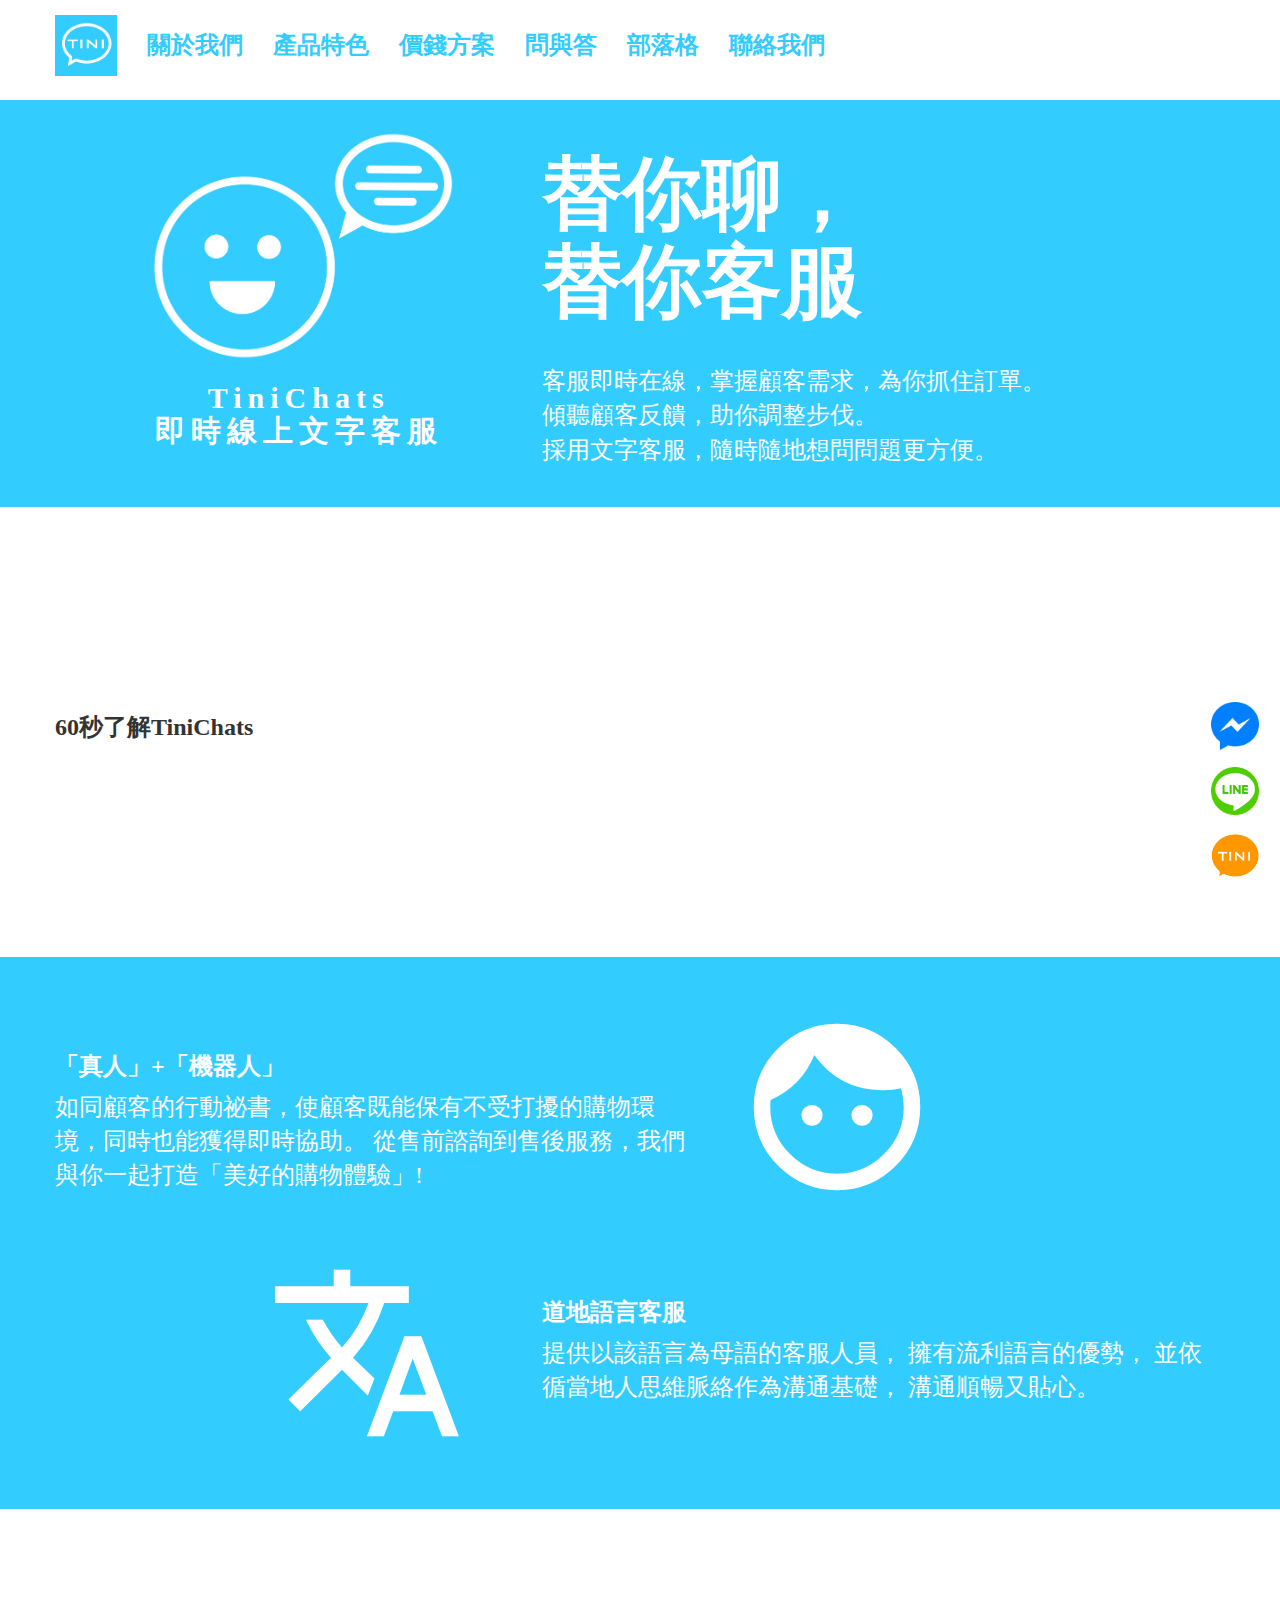
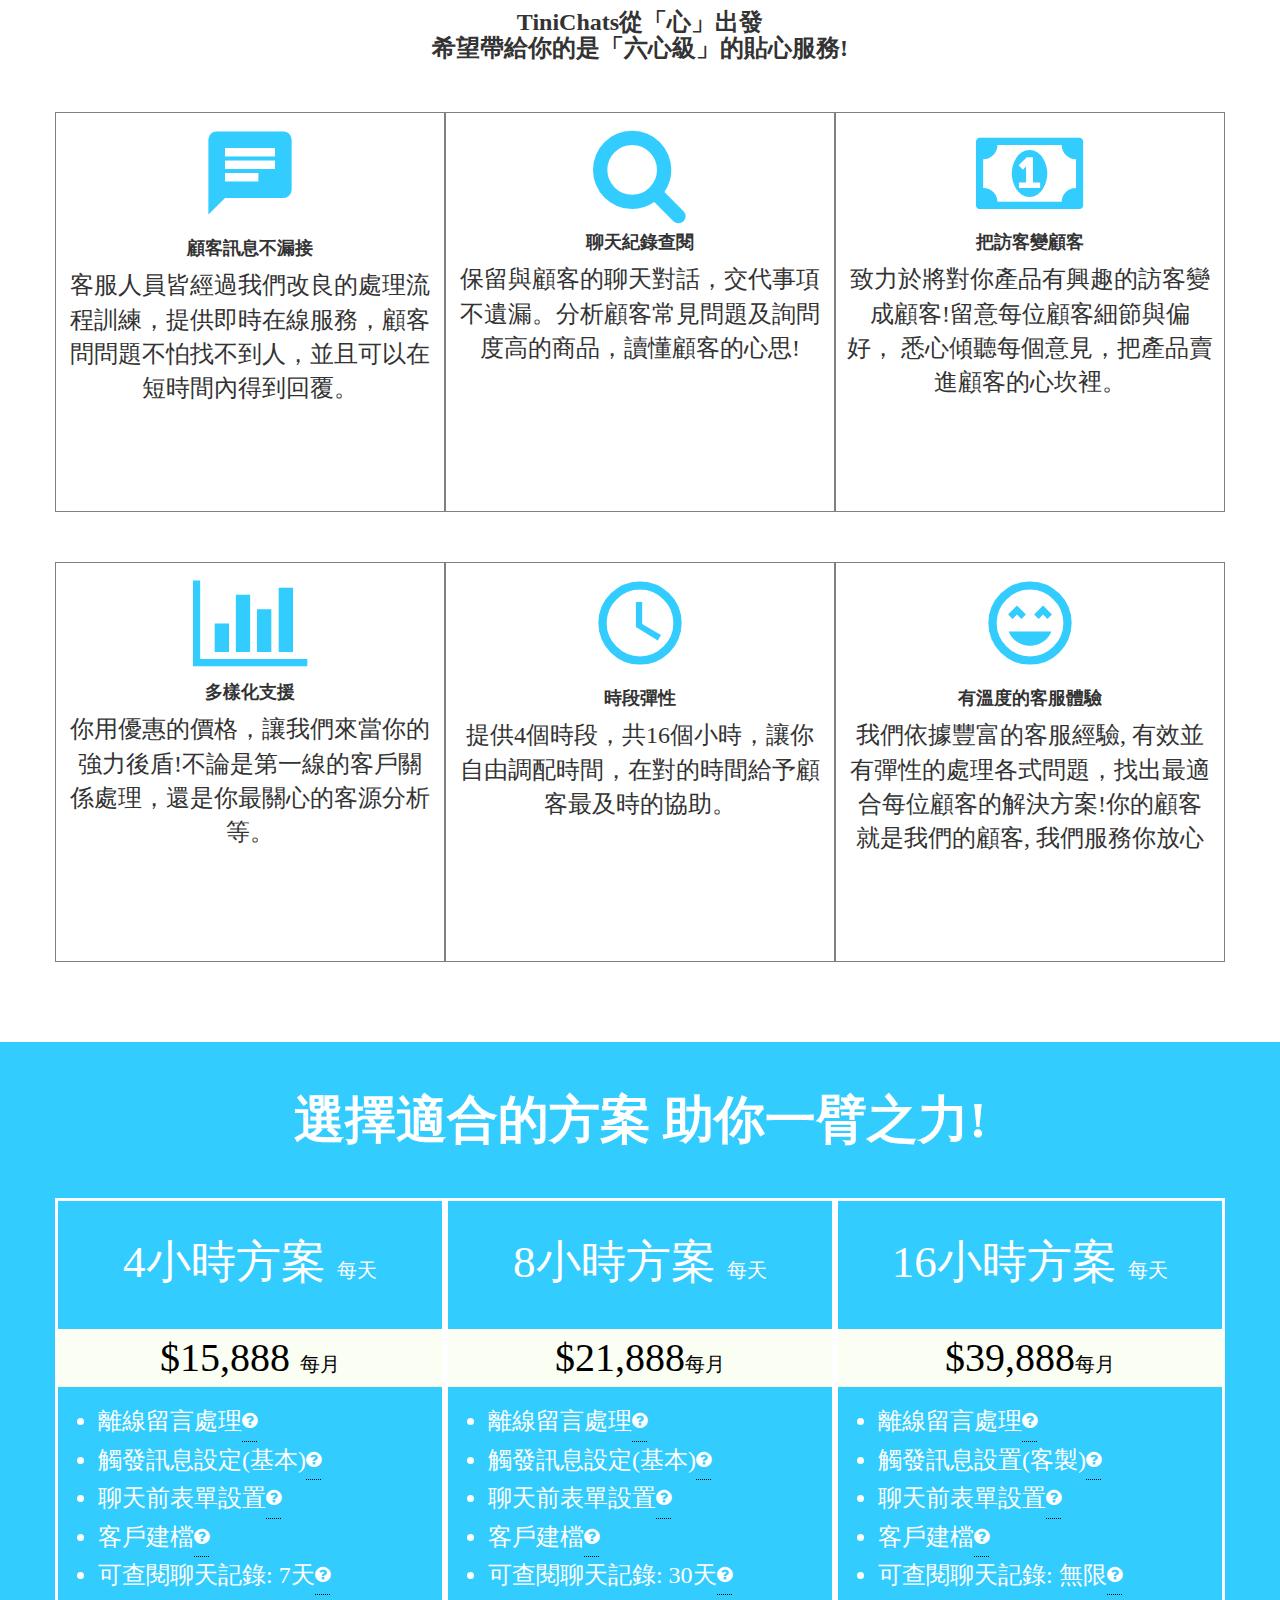
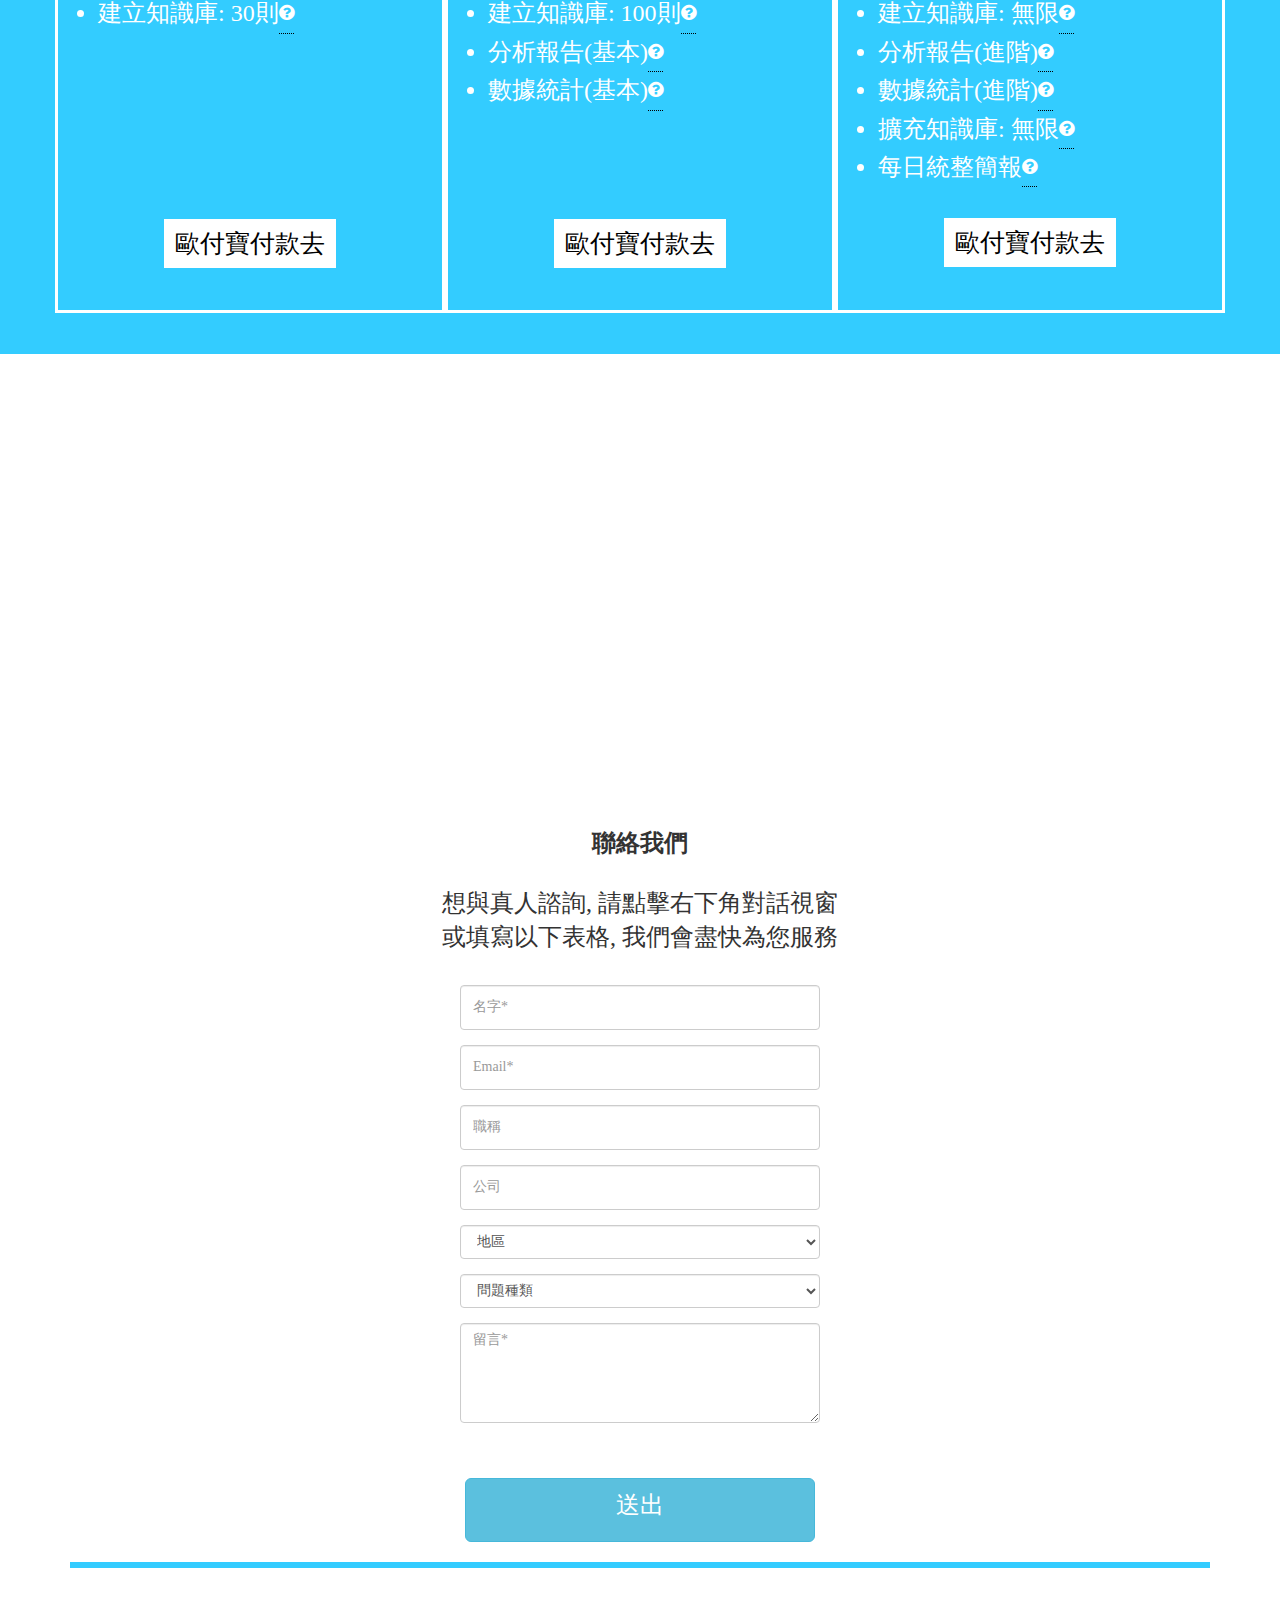
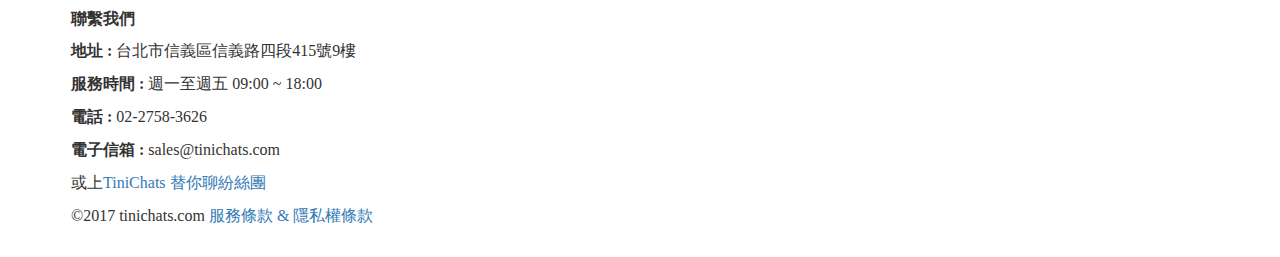
<file: index.html>
<!DOCTYPE html>
<html lang="en">
  <head>
    <meta charset="utf-8">
    <meta http-equiv="X-UA-Compatible" content="IE=edge">
    <meta name="viewport" content="width=device-width,initial-scale=1.0" charset= "UTF-8">
    <meta name="description" content="替你聊為您提供即時線上文字客服服務，不同於一般的電話客服外包，無需等待漫長轉接，
    即時在線替你回答及處理顧客的問題，想擁有高品質的顧客服務?就交給替你聊把關!"/>
    <meta name="keywords"
      content="即時客服 建構客服平台 客戶即時通訊 聊天機器人 線上客服 客服支援 客服委外 網路聊天 網路支援 客服軟體 客服工具 人工智能客服
      客戶問題 推播行銷內容 自動化客服 客服 協助用戶 監控轉換 追蹤訪客 增加忠誠度 降低工作量隨時有問必答 數位化通訊服務 客戶體驗
      自助聊天人員 傳訊息 貼近客人 從FB Messenger靠近客人 即刻支援 雲端專員 真人客服 即時服務 客服處理 商品諮詢 售後服務 線上諮詢 替你聊
      客服系統 文字客服 客服委外 網路購物 ">
     <title>Tinichats 替你聊，替你即時客服。</title>
    <link rel="stylesheet" href="https://maxcdn.bootstrapcdn.com/bootstrap/3.3.7/css/bootstrap.min.css">
    <link rel="stylesheet" href="https://maxcdn.bootstrapcdn.com/font-awesome/4.4.0/css/font-awesome.min.css">
    <link rel="stylesheet" href="https://fonts.googleapis.com/icon?family=Material+Icons">
    <link rel="icon" href="assets/images/tab.png" />
    <link rel="stylesheet" href="assets/css/index.css">
  </head>

  <body>

<script>
try {
var switchPage = function (language) {
  switch (language) {
    case 'zh-cn':
      console.log('/zh-CN' + window.location.pathname);
      window.location.href = 'tw.html';
      return true;
      break;

    case 'zh':
    case 'zh-tw':
      console.log('/zh-TW' + window.location.pathname);
      window.location.href = 'tw.html';
      return true;
      break;

    // case 'en':
    // case 'en-us':
    //   console.log('/en-US' + window.location.pathname);
    //   window.location.href = 'global/en.html';
    //   return true;
    //   break;

    default:
  }

  return false;
};

// detect window.navigator.languages
var found = false;
if (typeof(window.navigator.languages) === 'object') {
  for (var index in window.navigator.languages) {
    console.log(window.navigator.languages[index].toLowerCase());
    found = switchPage(window.navigator.languages[index].toLowerCase());
    if (found) break;
  }
}

if (!found) {
  var lang = window.navigator.userLanguage || window.navigator.language;
  var relang = lang.toLowerCase();
  found = switchPage(relang);
}

if (!found) {
  window.location.href = 'tw.html';
}
} catch (e) {
window.location.href = 'tw.html';
}
</script>




    <script src="https://ajax.googleapis.com/ajax/libs/jquery/1.11.3/jquery.min.js"></script>
    <script src="https://maxcdn.bootstrapcdn.com/bootstrap/3.3.7/js/bootstrap.min.js"></script>
    <!-- Live Chat -->
    <script src="assets/js/helpdesk.js"></script>
    <!-- GA -->
    <script src="assets/js/ga.js"></script>
    <!-- firebase -->
    <script src="assets/js/firebaseConfig.js"></script>
    <!-- 歐付寶 -->
    <script src="https://www.paypalobjects.com/api/checkout.js"></script>

  </body>
</html>
</file>
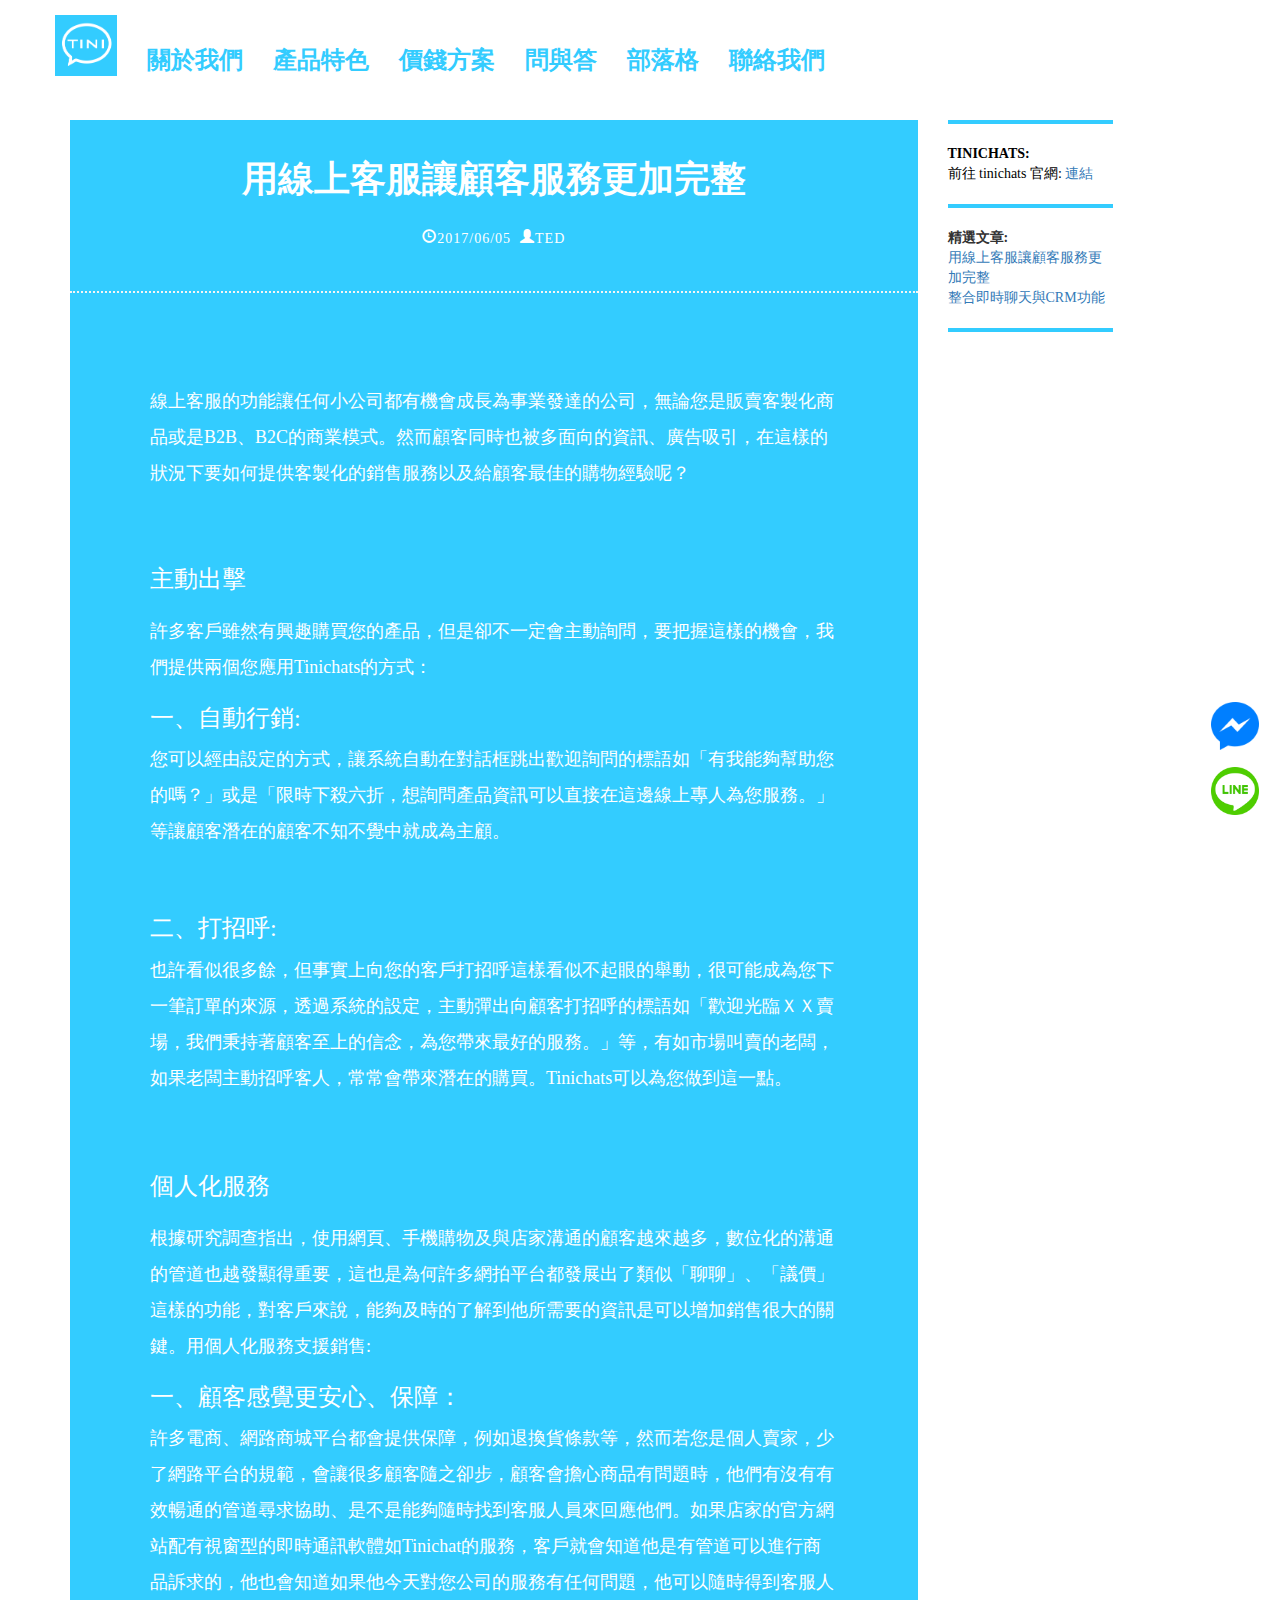
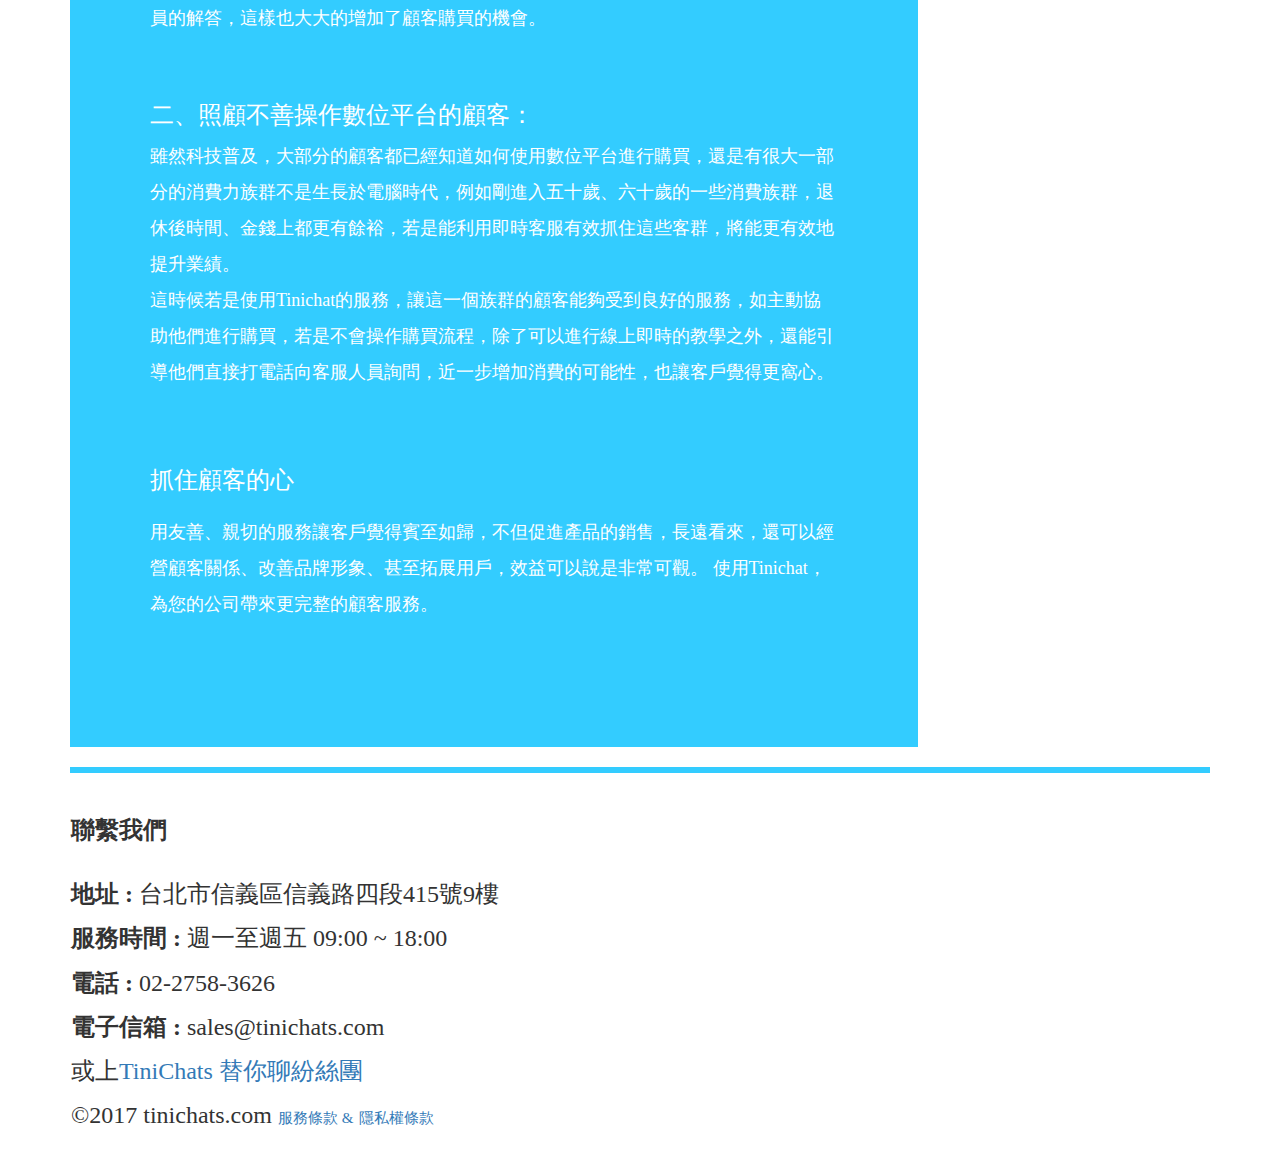
<file: a1.html>
<!DOCTYPE html>
<html>
<head>
  <title>Tinichats 替你聊 部落格</title>
  <meta charset="utf-8">
  <meta name="viewport" content="width=device-width, initial-scale=1">
  <meta name="description" content="替你聊的部落格與您分享許多在線客服的好文章，不管你是網路購物的商家、或是需要即時客服的服務，您都可以在這找到答案，並放心的把商品諮詢與售後服務交給我們"/>
  <meta name="keywords"
    content="即時客服 建構客服平台 客戶即時通訊 聊天機器人 線上客服 客服支援 客服委外 客服軟體 客服工具 人工智能客服
    客戶問題 自動化客服 Messenger 替你聊
    客服系統 文字客服 客服委外 網路購物 ">
  <link rel="stylesheet" href="https://maxcdn.bootstrapcdn.com/bootstrap/3.3.7/css/bootstrap.min.css">
  <link rel="stylesheet" href="assets/css/blog.css">
  <script src="https://ajax.googleapis.com/ajax/libs/jquery/3.2.1/jquery.min.js"></script>
  <script src="https://maxcdn.bootstrapcdn.com/bootstrap/3.3.7/js/bootstrap.min.js"></script>
  <script src="js/index.js"></script>
  <link rel="icon" href="assets/images/tab.png" />

</head>
<body>
  <!-- fb icon -->
  <a id="fbicon" target="_blank" href="https://www.messenger.com/t/1004305116338186" >
    <img src="assets/images/fb.png" alt="HTML tutorial" >
  </a>

  <!-- line -->
      <a id="lineicon" target="_blank" href="https://line.me/R/ti/p/@rad5112n" >
        <img src="assets/images/oh9ei2P.png" alt="HTML tutorial" >
      </a>

      <!-- nav bar -->
        <nav class="navbar navbar-inverse navbar-fixed-top" id="topnav">
          <div class="container">
            <div class="row">
            <div class="navbar-header">
              <button type="button" class="navbar-toggle" data-toggle="collapse" data-target="#myNavbar" >
                <span class="icon-bar"></span>
                <span class="icon-bar"></span>
                <span class="icon-bar"></span>
              </button>
              <a class="navbar-brand" href="#">
                <img src="assets/images/tinichats_logo_web.png"/>
              </a>
            </div>
            <div class="collapse navbar-collapse" id="myNavbar">
              <ul class="nav navbar-nav">
                <li><a href="tw.html"><strong>關於我們</strong></a></li>
                <li><a href="tw.html#featuresBlock" ><strong>產品特色</strong></a></li>
                <li><a href="Pricing.html"><strong>價錢方案</strong></a></li>
                <li><a href="faq.html" ><strong>問與答</strong></a></li>
                <li><a href="blog.html" ><strong>部落格</strong></a></li>
    			<li><a href="contact.html" ><strong>聯絡我們</strong></a></li>
              </ul>
              <ul class="nav navbar-nav navbar-right">
                <!-- <li><a href="#"><span class="glyphicon glyphicon-user"></span> Sign Up</a></li>
                <li><a href="#"><span class="glyphicon glyphicon-log-in"></span> Login</a></li> -->
              </ul>
            </div>

            </div>
          </div>
        </nav>

        <!-- nav bar ends -->




<div id="main">

      <!-- <div class="container-fluid">
        <div class="row">
          <div class="col-xs-12">
            <div id="logo-title">
              <img src="image/logo.png"></img>
            </div>
          </div>
        </div>
      </div> -->

      <div class="container">
          <div class="row" >
            <div class="col-sm-9 col-xs-12">
              <div id="article">
                <div id="article-x">
                  <header>
                    <strong>用線上客服讓顧客服務更加完整</strong><br>
                    <a href="" class="glyphicon glyphicon-time">2017/06/05</a>
                    <a href="" class="glyphicon glyphicon-user">TED</a>

                  </header>
				  <footer>
					<h4 style="line-height:2;">
					  線上客服的功能讓任何小公司都有機會成長為事業發達的公司，無論您是販賣客製化商品或是B2B、B2C的商業模式。然而顧客同時也被多面向的資訊、廣告吸引，在這樣的狀況下要如何提供客製化的銷售服務以及給顧客最佳的購物經驗呢？</h4><br/>
					  <h3 style="line-height:2;">主動出擊</h3>
					  <h4 style="line-height:2;">許多客戶雖然有興趣購買您的產品，但是卻不一定會主動詢問，要把握這樣的機會，我們提供兩個您應用Tinichats的方式：</h4>
					  <h4 style="line-height:2;"><li>
					  <ul><h3>一、自動行銷:</h3>您可以經由設定的方式，讓系統自動在對話框跳出歡迎詢問的標語如「有我能夠幫助您的嗎？」或是「限時下殺六折，想詢問產品資訊可以直接在這邊線上專人為您服務。」等讓顧客潛在的顧客不知不覺中就成為主顧。</ul><br/>
					  <ul><h3>二、打招呼:</h3>也許看似很多餘，但事實上向您的客戶打招呼這樣看似不起眼的舉動，很可能成為您下一筆訂單的來源，透過系統的設定，主動彈出向顧客打招呼的標語如「歡迎光臨ＸＸ賣場，我們秉持著顧客至上的信念，為您帶來最好的服務。」等，有如市場叫賣的老闆，如果老闆主動招呼客人，常常會帶來潛在的購買。Tinichats可以為您做到這一點。</ul><br/>
					  </li></h4>
					  <h3 style="line-height:2;">個人化服務</h3>
					  <h4 style="line-height:2;">根據研究調查指出，使用網頁、手機購物及與店家溝通的顧客越來越多，數位化的溝通的管道也越發顯得重要，這也是為何許多網拍平台都發展出了類似「聊聊」、「議價」這樣的功能，對客戶來說，能夠及時的了解到他所需要的資訊是可以增加銷售很大的關鍵。用個人化服務支援銷售:<br/>
					  <li>
					  <ul><h3>一、顧客感覺更安心、保障：</h3>許多電商、網路商城平台都會提供保障，例如退換貨條款等，然而若您是個人賣家，少了網路平台的規範，會讓很多顧客隨之卻步，顧客會擔心商品有問題時，他們有沒有有效暢通的管道尋求協助、是不是能夠隨時找到客服人員來回應他們。如果店家的官方網站配有視窗型的即時通訊軟體如Tinichat的服務，客戶就會知道他是有管道可以進行商品訴求的，他也會知道如果他今天對您公司的服務有任何問題，他可以隨時得到客服人員的解答，這樣也大大的增加了顧客購買的機會。</ul><br/>
					  <ul><h3>二、照顧不善操作數位平台的顧客：</h3>雖然科技普及，大部分的顧客都已經知道如何使用數位平台進行購買，還是有很大一部分的消費力族群不是生長於電腦時代，例如剛進入五十歲、六十歲的一些消費族群，退休後時間、金錢上都更有餘裕，若是能利用即時客服有效抓住這些客群，將能更有效地提升業績。
<br/>這時候若是使用Tinichat的服務，讓這一個族群的顧客能夠受到良好的服務，如主動協助他們進行購買，若是不會操作購買流程，除了可以進行線上即時的教學之外，還能引導他們直接打電話向客服人員詢問，近一步增加消費的可能性，也讓客戶覺得更窩心。</ul><br/>
					  </li></h4>
					  <h3 style="line-height:2;">抓住顧客的心</h3>
					  <h4 style="line-height:2;">用友善、親切的服務讓客戶覺得賓至如歸，不但促進產品的銷售，長遠看來，還可以經營顧客關係、改善品牌形象、甚至拓展用戶，效益可以說是非常可觀。
使用Tinichat，為您的公司帶來更完整的顧客服務。</h4><br/>
				  </footer>


                </div>

              </div>
            </div>
            <div id="blogcontent" class="col-sm-2 col-xs-12">

              <hr style="margin-top:0px">

              <div id="aside2">
                <strong>TINICHATS:</strong><br>
                前往 tinichats 官網: <a href="https://tinichats.com/#contact">連結</a><br>
              </div>

              <hr>

              <div id="">
                <strong>精選文章:</strong><br>
                <a href="a1.html">用線上客服讓顧客服務更加完整</a><br>
                <a href="a2.html">整合即時聊天與CRM功能</a>
              </div>

              <hr>

              <!-- <div  id="aside4">
                <strong>訂閱文章:</strong>
                <form method="" action="">
                  <p>email:<input type="email" placeholder="Your email"></p>
                  <p><button id="aside4-button">開始訂閱</button></p>
                </form>
              </div> -->

              <!-- <hr> -->



              <!-- <div id="aside">
                <div id="aside-title">
                  <strong>替你聊使用者推薦文:</strong>
                </div>
                <ul>
                  <li title="a01" id="a01"><span class="glyphicon glyphicon-folder-open" aria-hidden="true"></span> TED推薦文</li>
                  <div class="navside" id="navside1">
                    <p>推薦文1</p>
                    <p>推薦文2</p>
                    <p>推薦文3</p>
                    <p>推薦文4</p>
                    <p>推薦文5</p>
                  </div>
                  <li title="a02" id="a02"><span class="glyphicon glyphicon-folder-open" aria-hidden="true"></span> X推薦文</li>
                  <li title="a03" id="a03"><span class="glyphicon glyphicon-folder-open" aria-hidden="true"></span> X推薦文</li>
                  <li title="a04" id="a04"><span class="glyphicon glyphicon-folder-open" aria-hidden="true"></span> X推薦文</li>
                  <li title="a05" id="a05"><span class="glyphicon glyphicon-folder-open" aria-hidden="true"></span> X推薦文</li>
                </ul>
              </div>

                <hr> -->

                <!-- <div id="aside-socia">
                  <a href="https://www.facebook.com/Tinichats-%E6%9B%BF%E4%BD%A0%E8%81%8A-1004305116338186/"><img src="image/f.png"></img></a>
                  <a href="#"><img src="image/t.png"></img></a>
                  <a href="#"><img src="image/g.png"></img></a>
                </div> -->

            </div>
          </div>
      </div>
<div>

  <!-- <div class="container-fluid">
    <div class="row">
      <div class="col-xs-12">
        <div id="navbottom">
          <a href="#">上一頁</a>
          <a href="#">1</a>
          <a href="#">2</a>
          <a href="#">3</a>
          <a href="#">4</a>
          <a href="#">5</a>
          <a href="#">下一頁</a>
        </div>
    </div>
  </div>
    </div> -->

  <!-- footer -->
  <div id="footer">
    <div id="footerbox" class="container">
    <hr />
      <div class="row">
        <div class="col-12">
        </br>
        <p id="license"><strong>聯繫我們</strong></p>
            </br>
            <p id="license"><strong>地址 :</strong> 台北市信義區信義路四段415號9樓</p>
            <p id="license"><strong>服務時間 :</strong> 週一至週五 09:00 ~ 18:00</p>
            <p id="license"><strong>電話 :</strong> 02-2758-3626</p>
            <p id="license"><strong>電子信箱 :</strong> sales@tinichats.com</p>
            <p id="license">或上<a href="https://www.facebook.com/Tinichats-%E6%9B%BF%E4%BD%A0%E8%81%8A-1004305116338186/" class="lightb">TiniChats 替你聊紛絲團</a></p>
            <p id="license">&copy;2017 tinichats.com  <a href="terms.html"　><span style="font-size:15px">服務條款 &</span></a>  <a href="privacy.html"　><span style="font-size:15px">隱私權條款</span></a></p>
        </div>
    </div>
    </div>
  </div>


<!-- script -->

<!-- Live Chat -->
<script src="assets/js/helpdesk.js"></script>
<!-- GA -->
<script src="assets/js/ga.js"></script>
<!-- firebase -->
<script src="assets/js/firebaseConfig.js"></script>



</body>
</html>
﻿
</file>
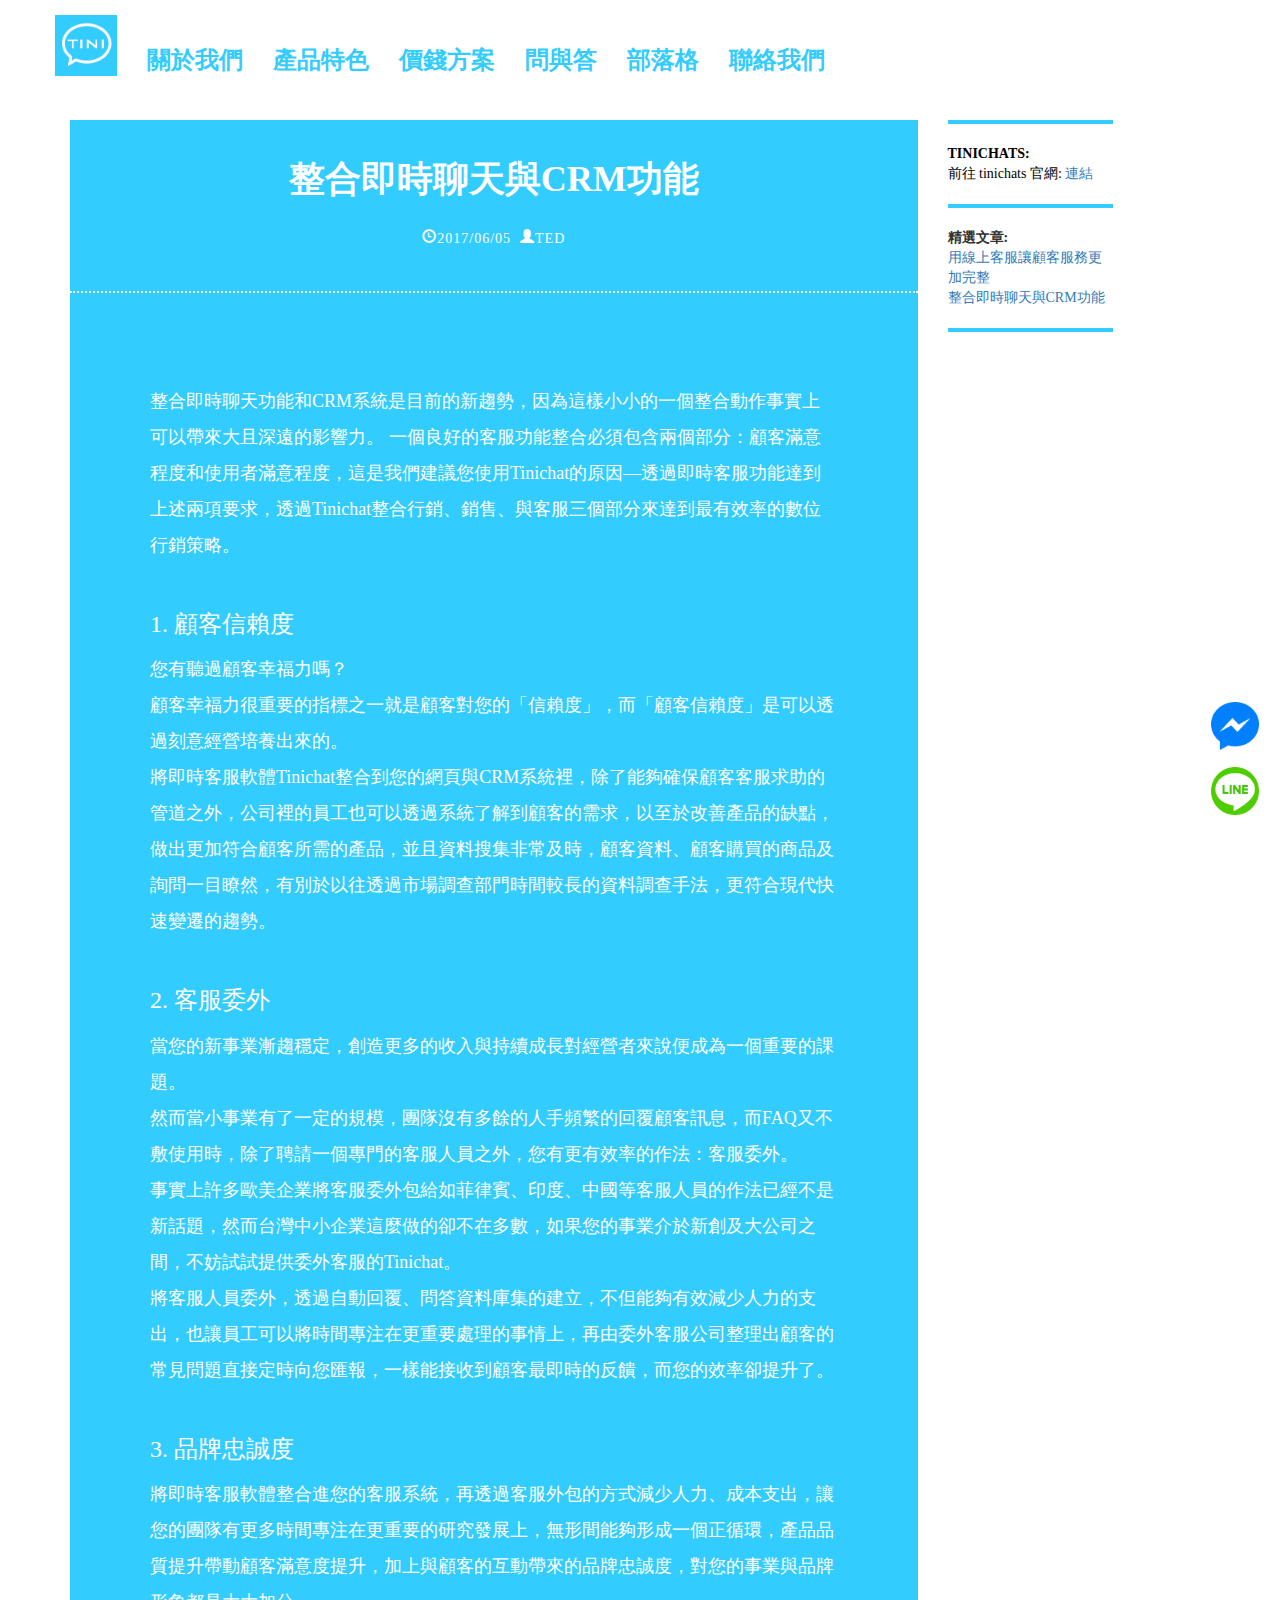
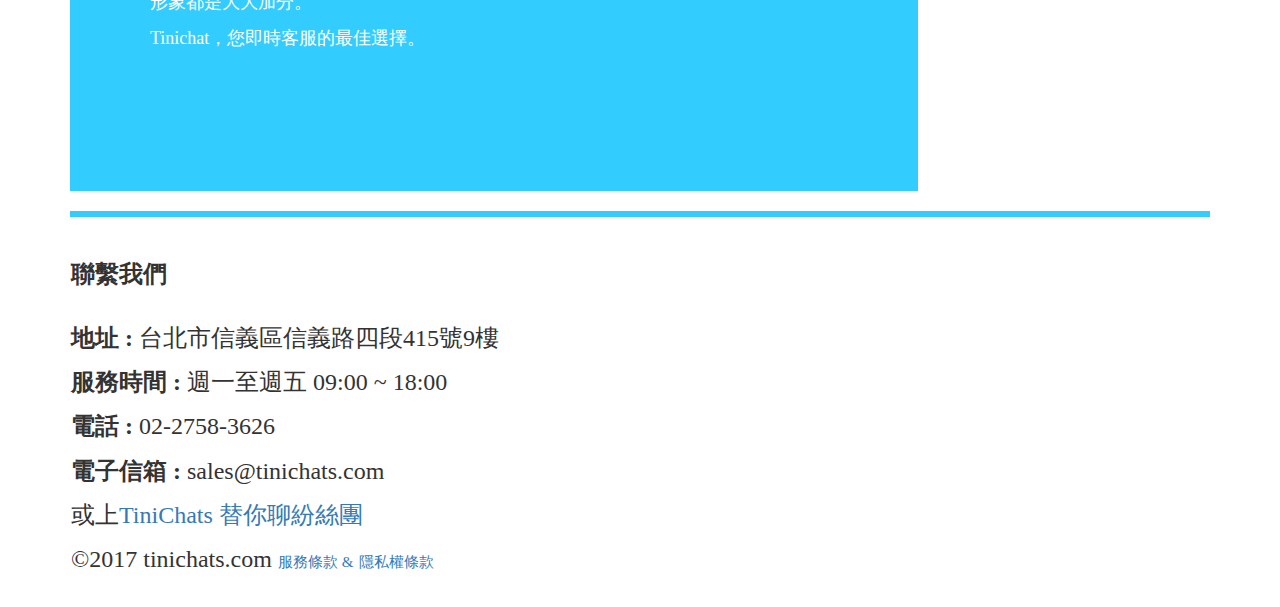
<file: a2.html>
<!DOCTYPE html>
<html>
<head>
  <title>Tinichats 替你聊 部落格</title>
  <meta charset="utf-8">
  <meta name="viewport" content="width=device-width, initial-scale=1">
  <meta name="description" content="替你聊的部落格與您分享許多在線客服的好文章，不管你是網路購物的商家、或是需要即時客服的服務，您都可以在這找到答案，並放心的把商品諮詢與售後服務交給我們"/>
  <meta name="keywords"
    content="即時客服 建構客服平台 客戶即時通訊 聊天機器人 線上客服 客服支援 客服委外 客服軟體 客服工具 人工智能客服
    客戶問題 自動化客服 Messenger 替你聊
    客服系統 文字客服 客服委外 網路購物 ">
  <link rel="stylesheet" href="https://maxcdn.bootstrapcdn.com/bootstrap/3.3.7/css/bootstrap.min.css">
  <link rel="stylesheet" href="assets/css/blog.css">
  <script src="https://ajax.googleapis.com/ajax/libs/jquery/3.2.1/jquery.min.js"></script>
  <script src="https://maxcdn.bootstrapcdn.com/bootstrap/3.3.7/js/bootstrap.min.js"></script>
  <script src="js/index.js"></script>
  <link rel="icon" href="assets/images/tab.png" />

</head>
<body>
  <!-- fb icon -->
  <a id="fbicon" target="_blank" href="https://www.messenger.com/t/1004305116338186" >
    <img src="assets/images/fb.png" alt="HTML tutorial" >
  </a>

  <!-- line -->
      <a id="lineicon" target="_blank" href="https://line.me/R/ti/p/@rad5112n" >
        <img src="assets/images/oh9ei2P.png" alt="HTML tutorial" >
      </a>

      <!-- nav bar -->
        <nav class="navbar navbar-inverse navbar-fixed-top" id="topnav">
          <div class="container">
            <div class="row">
            <div class="navbar-header">
              <button type="button" class="navbar-toggle" data-toggle="collapse" data-target="#myNavbar" >
                <span class="icon-bar"></span>
                <span class="icon-bar"></span>
                <span class="icon-bar"></span>
              </button>
              <a class="navbar-brand" href="#">
                <img src="assets/images/tinichats_logo_web.png"/>
              </a>
            </div>
            <div class="collapse navbar-collapse" id="myNavbar">
              <ul class="nav navbar-nav">
                <li><a href="tw.html"><strong>關於我們</strong></a></li>
                <li><a href="tw.html#featuresBlock" ><strong>產品特色</strong></a></li>
                <li><a href="Pricing.html"><strong>價錢方案</strong></a></li>
                <li><a href="faq.html" ><strong>問與答</strong></a></li>
                <li><a href="blog.html" ><strong>部落格</strong></a></li>
    			<li><a href="contact.html" ><strong>聯絡我們</strong></a></li>
              </ul>
              <ul class="nav navbar-nav navbar-right">
                <!-- <li><a href="#"><span class="glyphicon glyphicon-user"></span> Sign Up</a></li>
                <li><a href="#"><span class="glyphicon glyphicon-log-in"></span> Login</a></li> -->
              </ul>
            </div>

            </div>
          </div>
        </nav>

        <!-- nav bar ends -->




<div id="main">

      <!-- <div class="container-fluid">
        <div class="row">
          <div class="col-xs-12">
            <div id="logo-title">
              <img src="image/logo.png"></img>
            </div>
          </div>
        </div>
      </div> -->

      <div class="container">
          <div class="row" >
            <div class="col-sm-9 col-xs-12">
              <div id="article">
                <div id="article-x">
                  <header>
                    <strong>整合即時聊天與CRM功能</strong><br>
                    <a href="" class="glyphicon glyphicon-time">2017/06/05</a>
                    <a href="" class="glyphicon glyphicon-user">TED</a>

                  </header>
				  <footer>
  				  <p style="line-height:2;">
  <h4 style="line-height:2;">整合即時聊天功能和CRM系統是目前的新趨勢，因為這樣小小的一個整合動作事實上可以帶來大且深遠的影響力。
  一個良好的客服功能整合必須包含兩個部分：顧客滿意程度和使用者滿意程度，這是我們建議您使用Tinichat的原因—透過即時客服功能達到上述兩項要求，透過Tinichat整合行銷、銷售、與客服三個部分來達到最有效率的數位行銷策略。</h4><br/>
  1. 顧客信賴度<br/>
  <h4 style="line-height:2;">您有聽過顧客幸福力嗎？<br/>
  顧客幸福力很重要的指標之一就是顧客對您的「信賴度」，而「顧客信賴度」是可以透過刻意經營培養出來的。<br/>
  將即時客服軟體Tinichat整合到您的網頁與CRM系統裡，除了能夠確保顧客客服求助的管道之外，公司裡的員工也可以透過系統了解到顧客的需求，以至於改善產品的缺點，做出更加符合顧客所需的產品，並且資料搜集非常及時，顧客資料、顧客購買的商品及詢問一目瞭然，有別於以往透過市場調查部門時間較長的資料調查手法，更符合現代快速變遷的趨勢。
  </h4><br/>
  2. 客服委外<br/>
  <h4 style="line-height:2;">當您的新事業漸趨穩定，創造更多的收入與持續成長對經營者來說便成為一個重要的課題。 <br/>
  然而當小事業有了一定的規模，團隊沒有多餘的人手頻繁的回覆顧客訊息，而FAQ又不敷使用時，除了聘請一個專門的客服人員之外，您有更有效率的作法：客服委外。<br/>
  事實上許多歐美企業將客服委外包給如菲律賓、印度、中國等客服人員的作法已經不是新話題，然而台灣中小企業這麼做的卻不在多數，如果您的事業介於新創及大公司之間，不妨試試提供委外客服的Tinichat。<br/>
  將客服人員委外，透過自動回覆、問答資料庫集的建立，不但能夠有效減少人力的支出，也讓員工可以將時間專注在更重要處理的事情上，再由委外客服公司整理出顧客的常見問題直接定時向您匯報，一樣能接收到顧客最即時的反饋，而您的效率卻提升了。</h4><br/>
  3. 品牌忠誠度<br/>
  <h4 style="line-height:2;">將即時客服軟體整合進您的客服系統，再透過客服外包的方式減少人力、成本支出，讓您的團隊有更多時間專注在更重要的研究發展上，無形間能夠形成一個正循環，產品品質提升帶動顧客滿意度提升，加上與顧客的互動帶來的品牌忠誠度，對您的事業與品牌形象都是大大加分。<br/>
  Tinichat，您即時客服的最佳選擇。</h4><br/>





  				  </p>

  				</footer>


                </div>

              </div>
            </div>
            <div id="blogcontent" class="col-sm-2 col-xs-12">

              <hr style="margin-top:0px">

              <div id="aside2">
                <strong>TINICHATS:</strong><br>
                前往 tinichats 官網: <a href="https://tinichats.com/#contact">連結</a><br>
              </div>

              <hr>

              <div id="">
                <strong>精選文章:</strong><br>
                <a href="a1.html">用線上客服讓顧客服務更加完整</a><br>
                <a href="a2.html">整合即時聊天與CRM功能</a>
              </div>

              <hr>

              <!-- <div  id="aside4">
                <strong>訂閱文章:</strong>
                <form method="" action="">
                  <p>email:<input type="email" placeholder="Your email"></p>
                  <p><button id="aside4-button">開始訂閱</button></p>
                </form>
              </div> -->

              <!-- <hr> -->

              <!-- <div id="aside">
                <div id="aside-title">
                  <strong>替你聊使用者推薦文:</strong>
                </div>
                <ul>
                  <li title="a01" id="a01"><span class="glyphicon glyphicon-folder-open" aria-hidden="true"></span> TED推薦文</li>
                  <div class="navside" id="navside1">
                    <p>推薦文1</p>
                    <p>推薦文2</p>
                    <p>推薦文3</p>
                    <p>推薦文4</p>
                    <p>推薦文5</p>
                  </div>
                  <li title="a02" id="a02"><span class="glyphicon glyphicon-folder-open" aria-hidden="true"></span> X推薦文</li>
                  <li title="a03" id="a03"><span class="glyphicon glyphicon-folder-open" aria-hidden="true"></span> X推薦文</li>
                  <li title="a04" id="a04"><span class="glyphicon glyphicon-folder-open" aria-hidden="true"></span> X推薦文</li>
                  <li title="a05" id="a05"><span class="glyphicon glyphicon-folder-open" aria-hidden="true"></span> X推薦文</li>
                </ul>
              </div>

                <hr> -->

                <!-- <div id="aside-socia">
                  <a href="https://www.facebook.com/Tinichats-%E6%9B%BF%E4%BD%A0%E8%81%8A-1004305116338186/"><img src="image/f.png"></img></a>
                  <a href="#"><img src="image/t.png"></img></a>
                  <a href="#"><img src="image/g.png"></img></a>
                </div> -->

            </div>
          </div>
      </div>
<div>

  <!-- <div class="container-fluid">
    <div class="row">
      <div class="col-xs-12">
        <div id="navbottom">
          <a href="#">上一頁</a>
          <a href="#">1</a>
          <a href="#">2</a>
          <a href="#">3</a>
          <a href="#">4</a>
          <a href="#">5</a>
          <a href="#">下一頁</a>
        </div>
    </div>
  </div>
    </div> -->

  <!-- footer -->
  <div id="footer">
    <div id="footerbox" class="container">
    <hr />
      <div class="row">
        <div class="col-12">
        </br>
        <p id="license"><strong>聯繫我們</strong></p>
            </br>
            <p id="license"><strong>地址 :</strong> 台北市信義區信義路四段415號9樓</p>
            <p id="license"><strong>服務時間 :</strong> 週一至週五 09:00 ~ 18:00</p>
            <p id="license"><strong>電話 :</strong> 02-2758-3626</p>
            <p id="license"><strong>電子信箱 :</strong> sales@tinichats.com</p>
            <p id="license">或上<a href="https://www.facebook.com/Tinichats-%E6%9B%BF%E4%BD%A0%E8%81%8A-1004305116338186/" class="lightb">TiniChats 替你聊紛絲團</a></p>
            <p id="license">&copy;2017 tinichats.com  <a href="terms.html"　><span style="font-size:15px">服務條款 &</span></a>  <a href="privacy.html"　><span style="font-size:15px">隱私權條款</span></a></p>
        </div>
    </div>
    </div>
  </div>


<!-- script -->

<!-- Live Chat -->
<script src="assets/js/helpdesk.js"></script>
<!-- GA -->
<script src="assets/js/ga.js"></script>
<!-- firebase -->
<script src="assets/js/firebaseConfig.js"></script>



</body>
</html>
﻿
</file>
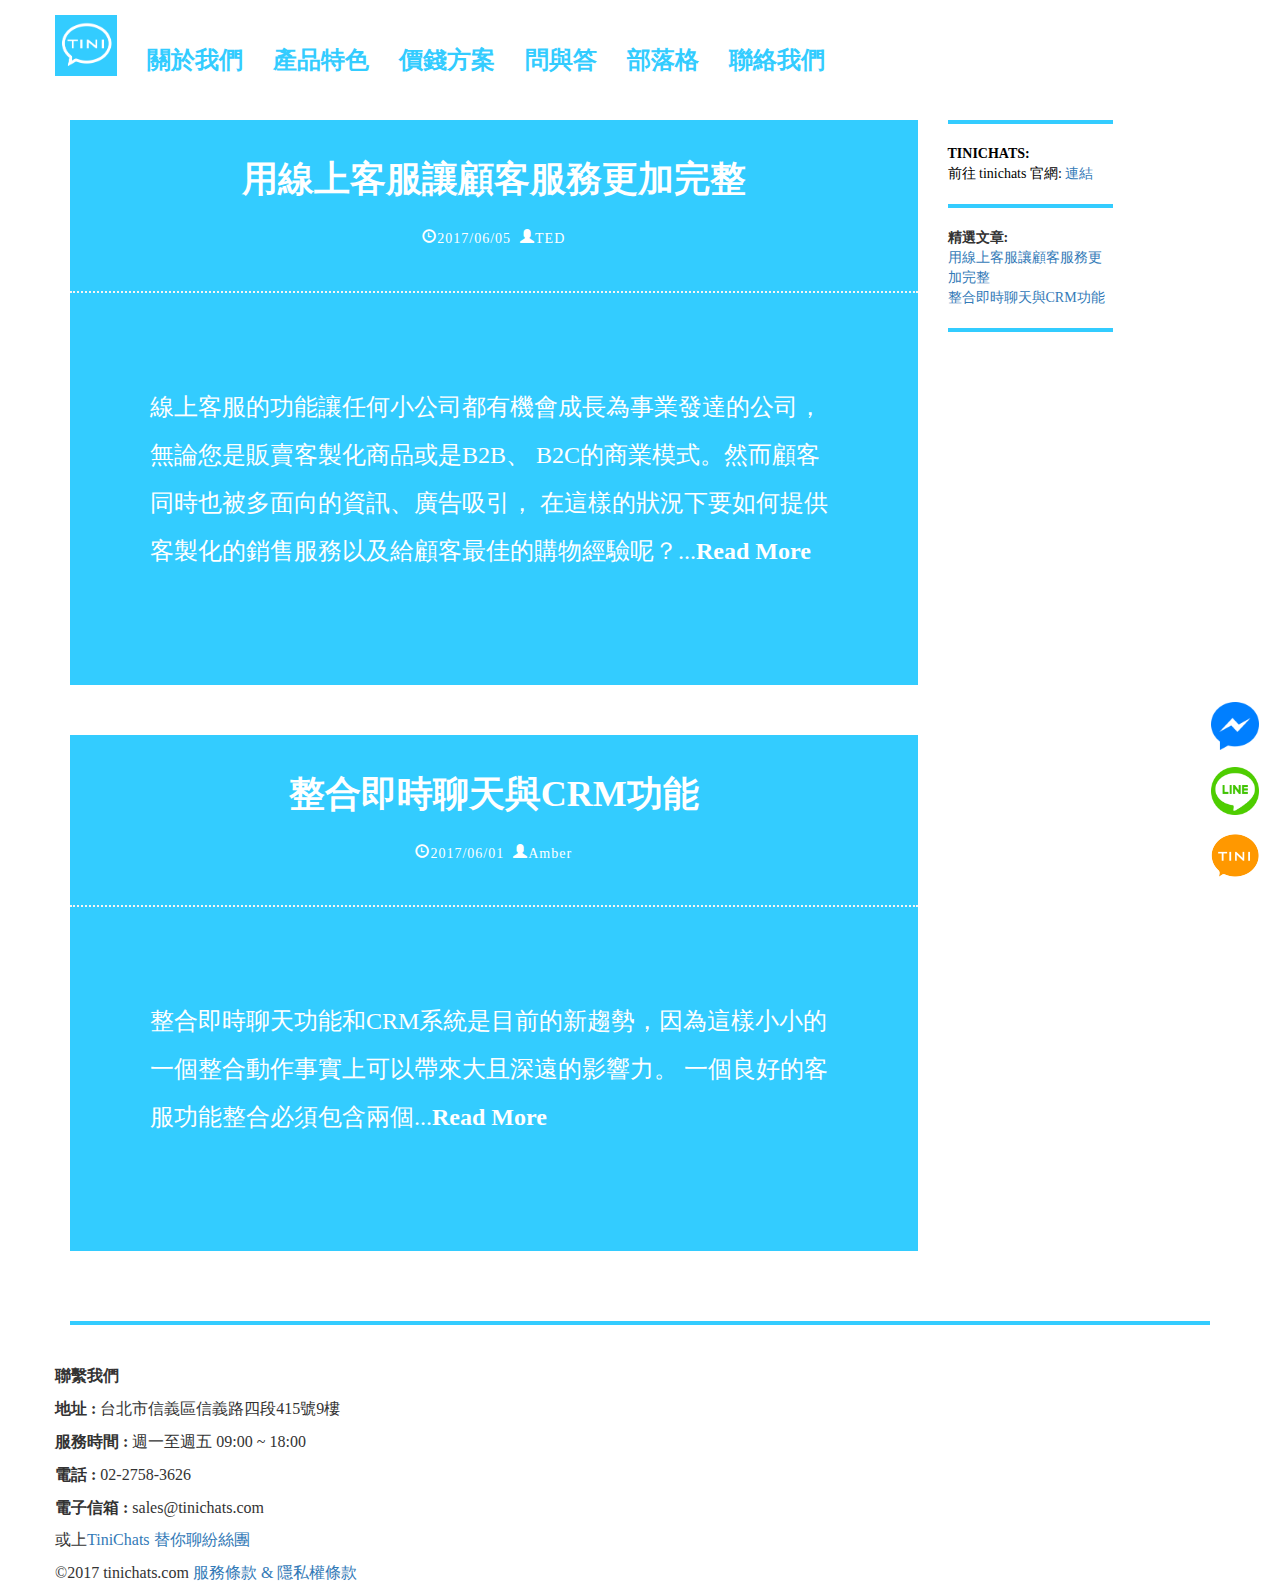
<file: blog.html>
<!DOCTYPE html>
<html>
<head>
  <title>Tinichats 替你聊 部落格</title>
  <meta charset="utf-8">
  <meta name="viewport" content="width=device-width, initial-scale=1">
  <meta name="description" content="替你聊的部落格與您分享許多在線客服的好文章，不管你是網路購物的商家、或是需要即時客服的服務，您都可以在這找到答案，並放心的把商品諮詢與售後服務交給我們"/>
  <meta name="keywords"
    content="即時客服 建構客服平台 客戶即時通訊 聊天機器人 線上客服 客服支援 客服委外 客服軟體 客服工具 人工智能客服
    客戶問題 自動化客服 Messenger 替你聊
    客服系統 文字客服 客服委外 網路購物 ">
  <link rel="stylesheet" href="https://maxcdn.bootstrapcdn.com/bootstrap/3.3.7/css/bootstrap.min.css">
  <link rel="stylesheet" href="assets/css/blog.css">
  <script src="https://ajax.googleapis.com/ajax/libs/jquery/3.2.1/jquery.min.js"></script>
  <script src="https://maxcdn.bootstrapcdn.com/bootstrap/3.3.7/js/bootstrap.min.js"></script>
  <link rel="icon" href="assets/images/tab.png" />
  <script src="https://ajax.googleapis.com/ajax/libs/jquery/3.2.1/jquery.min.js"></script>
  <script src="assets/js/style.js"></script>

</head>
<body>
	<!-- fb icon -->
    <a id="fbicon" target="_blank" href="https://www.messenger.com/t/1004305116338186" >
      <img src="assets/images/fb.png" alt="HTML tutorial" >
    </a>

    <a id="lineicon" target="_blank" href="https://line.me/R/ti/p/@rad5112n" >
      <img src="assets/images/oh9ei2P.png" alt="HTML tutorial" >
    </a>

	<!-- tawk -->
	<a id="tawkicon" target="_blank" href="https://tawk.to/chat/58c89b6e5b8fe5150ef2cf3d/default/?$_tawk_popout=true">
	    <img src="assets/images/tini.png" alt="HTML tutorial">
	 </a>

	  <!-- nav bar -->
      <nav class="navbar navbar-inverse navbar-fixed-top" id="topnav">
        <div class="container">
          <div class="row">
          <div class="navbar-header">
            <button type="button" class="navbar-toggle" data-toggle="collapse" data-target="#myNavbar" >
              <span class="icon-bar"></span>
              <span class="icon-bar"></span>
              <span class="icon-bar"></span>
            </button>
            <a class="navbar-brand" href="#">
              <img src="assets/images/tinichats_logo_web.png"/>
            </a>
          </div>
          <div class="collapse navbar-collapse" id="myNavbar">
            <ul class="nav navbar-nav">
              <li><a href="tw.html"><strong>關於我們</strong></a></li>
              <li><a href="tw.html#featuresBlock" ><strong>產品特色</strong></a></li>
              <li><a href="Pricing.html"><strong>價錢方案</strong></a></li>
              <li><a href="faq.html" ><strong>問與答</strong></a></li>
              <li><a href="blog.html" ><strong>部落格</strong></a></li>
  			<li><a href="contact.html" ><strong>聯絡我們</strong></a></li>
            </ul>
            <ul class="nav navbar-nav navbar-right">
              <!-- <li><a href="#"><span class="glyphicon glyphicon-user"></span> Sign Up</a></li>
              <li><a href="#"><span class="glyphicon glyphicon-log-in"></span> Login</a></li> -->
            </ul>
          </div>

          </div>
        </div>
      </nav>

      <!-- nav bar ends -->




<div id="main">

      <!-- <div class="container-fluid">
        <div class="row">
          <div class="col-xs-12">
            <div id="logo-title">
              <img src="image/logo.png"></img>
            </div>
          </div>
        </div>
      </div> -->

      <div class="container">
          <div class="row" >
            <div class="col-sm-9 col-xs-12">
              <div id="article">
                <div id="article-x">
                  <header>
                    <strong>用線上客服讓顧客服務更加完整</strong><br>
                    <a href="" class="glyphicon glyphicon-time">2017/06/05</a>
                    <a href="" class="glyphicon glyphicon-user">TED</a>

                  </header>
                  <footer>
                    <p>
                    <p style="line-height:2;">
                      線上客服的功能讓任何小公司都有機會成長為事業發達的公司，無論您是販賣客製化商品或是B2B、
                      B2C的商業模式。然而顧客同時也被多面向的資訊、廣告吸引，
                      在這樣的狀況下要如何提供客製化的銷售服務以及給顧客最佳的購物經驗呢？...<a href="a1.html" >Read More</a>


				  </p></p>

                  </footer>
                  <div id="article-box">
                        <!-- <div>
                          <a href="https://www.facebook.com/Tinichats-%E6%9B%BF%E4%BD%A0%E8%81%8A-1004305116338186/"><img src="image/f.png"></img></a>
                          <a href="#"><img src="image/t.png"></img></a>
                          <a href="#"><img src="image/g.png"></img></a>
                        </div> -->
                  </div>

                </div>
                <div id="article-x">
                  <header>
                    <strong>整合即時聊天與CRM功能</strong><br>
                    <a href="" class="glyphicon glyphicon-time">2017/06/01</a>
                    <a href="" class="glyphicon glyphicon-user">Amber</a>

                  </header>
                  <footer>
                    <p>
                    <p style="line-height:2;">
                      整合即時聊天功能和CRM系統是目前的新趨勢，因為這樣小小的一個整合動作事實上可以帶來大且深遠的影響力。
                        一個良好的客服功能整合必須包含兩個...<a href="a2.html" >Read More</a>
                    </p></p>

                  </footer>
                  <div id="article-box">
                        <!-- <div id="readmore"><a href="a2.html">read more</a></div> -->
                        <!-- <div>
                          <a href="https://www.facebook.com/Tinichats-%E6%9B%BF%E4%BD%A0%E8%81%8A-1004305116338186/"><img src="image/f.png"></img></a>
                          <a href="#"><img src="image/t.png"></img></a>
                          <a href="#"><img src="image/g.png"></img></a>
                        </div> -->
                  </div>
                </div>




              </div>
            </div>
            <div id="sidebar" class="col-sm-2 col-xs-12">

              <hr style="margin-top:0px">

              <div id="aside2">
                <strong>TINICHATS:</strong><br>
                前往 tinichats 官網: <a href="https://tinichats.com/#contact">連結</a><br>
              </div>

              <hr>

              <div id="">
                <strong>精選文章:</strong><br>
                <a href="a1.html">用線上客服讓顧客服務更加完整</a><br>
                <a href="a2.html">整合即時聊天與CRM功能</a>
              </div>

              <hr>

              <!-- <div  id="aside4">
                <strong>訂閱文章:</strong>
                <form method="" action="">
                  <p>email:<input type="email" placeholder="Your email"></p>
                  <p><button id="aside4-button">開始訂閱</button></p>
                </form>
              </div> -->

              <!-- <hr> -->





              <!-- <div id="aside">
                <div id="aside-title">
                  <strong>替你聊使用者推薦文:</strong>
                </div>
                <ul>
                  <li title="a01" id="a01"><span class="glyphicon glyphicon-folder-open" aria-hidden="true"></span> TED推薦文</li>
                  <div class="navside" id="navside1">
                    <p>推薦文1</p>
                    <p>推薦文2</p>
                    <p>推薦文3</p>
                    <p>推薦文4</p>
                    <p>推薦文5</p>
                  </div>
                  <li title="a02" id="a02"><span class="glyphicon glyphicon-folder-open" aria-hidden="true"></span> X推薦文</li>
                  <li title="a03" id="a03"><span class="glyphicon glyphicon-folder-open" aria-hidden="true"></span> X推薦文</li>
                  <li title="a04" id="a04"><span class="glyphicon glyphicon-folder-open" aria-hidden="true"></span> X推薦文</li>
                  <li title="a05" id="a05"><span class="glyphicon glyphicon-folder-open" aria-hidden="true"></span> X推薦文</li>
                </ul>
              </div>
                <hr> -->

                <!-- <div id="aside-socia">
                  <a href="https://www.facebook.com/Tinichats-%E6%9B%BF%E4%BD%A0%E8%81%8A-1004305116338186/"><img src="image/f.png"></img></a>
                  <a href="#"><img src="image/t.png"></img></a>
                  <a href="#"><img src="image/g.png"></img></a>
                </div> -->

            </div>
          </div>
      </div>
<div>

  <!-- <div class="container-fluid">
    <div class="row">
      <div class="col-xs-12">
        <div id="navbottom">
          <a href="#">上一頁</a>
          <a href="#">1</a>
          <a href="#">2</a>
          <a href="#">3</a>
          <a href="#">4</a>
          <a href="#">5</a>
          <a href="#">下一頁</a>
        </div>
    </div>
  </div>
    </div> -->

			   <!-- footer -->
               <div id="footer">
                 <div id="footerbox2" class="container">
                 <hr />
                 <div class="row">
                <div class="col-12">
                     </br>
						 <div class="footerstyle">
                         <p><strong>聯繫我們</strong></p>
                         <p><strong>地址 :</strong> 台北市信義區信義路四段415號9樓</p>
                         <p><strong>服務時間 :</strong> 週一至週五 09:00 ~ 18:00</p>
                         <p><strong>電話 :</strong> 02-2758-3626</p>
                         <p><strong>電子信箱 :</strong> sales@tinichats.com</p>
                         <p>或上<a href="https://www.facebook.com/Tinichats-%E6%9B%BF%E4%BD%A0%E8%81%8A-1004305116338186/">TiniChats 替你聊紛絲團</a></p>
                         <p>&copy;2017 tinichats.com
						 <a href="terms.html"　><span>服務條款 &</span></a>
						 <a href="privacy.html"　><span >隱私權條款</span></a></p>
						 </div>
					 </div>
                 </div>
                 </div>
               </div>


<!-- script -->

<!-- Live Chat -->
<script src="assets/js/helpdesk.js"></script>
<!-- GA -->
<script src="assets/js/ga.js"></script>
<!-- firebase -->
<script src="assets/js/firebaseConfig.js"></script>



</body>
</html>
</file>
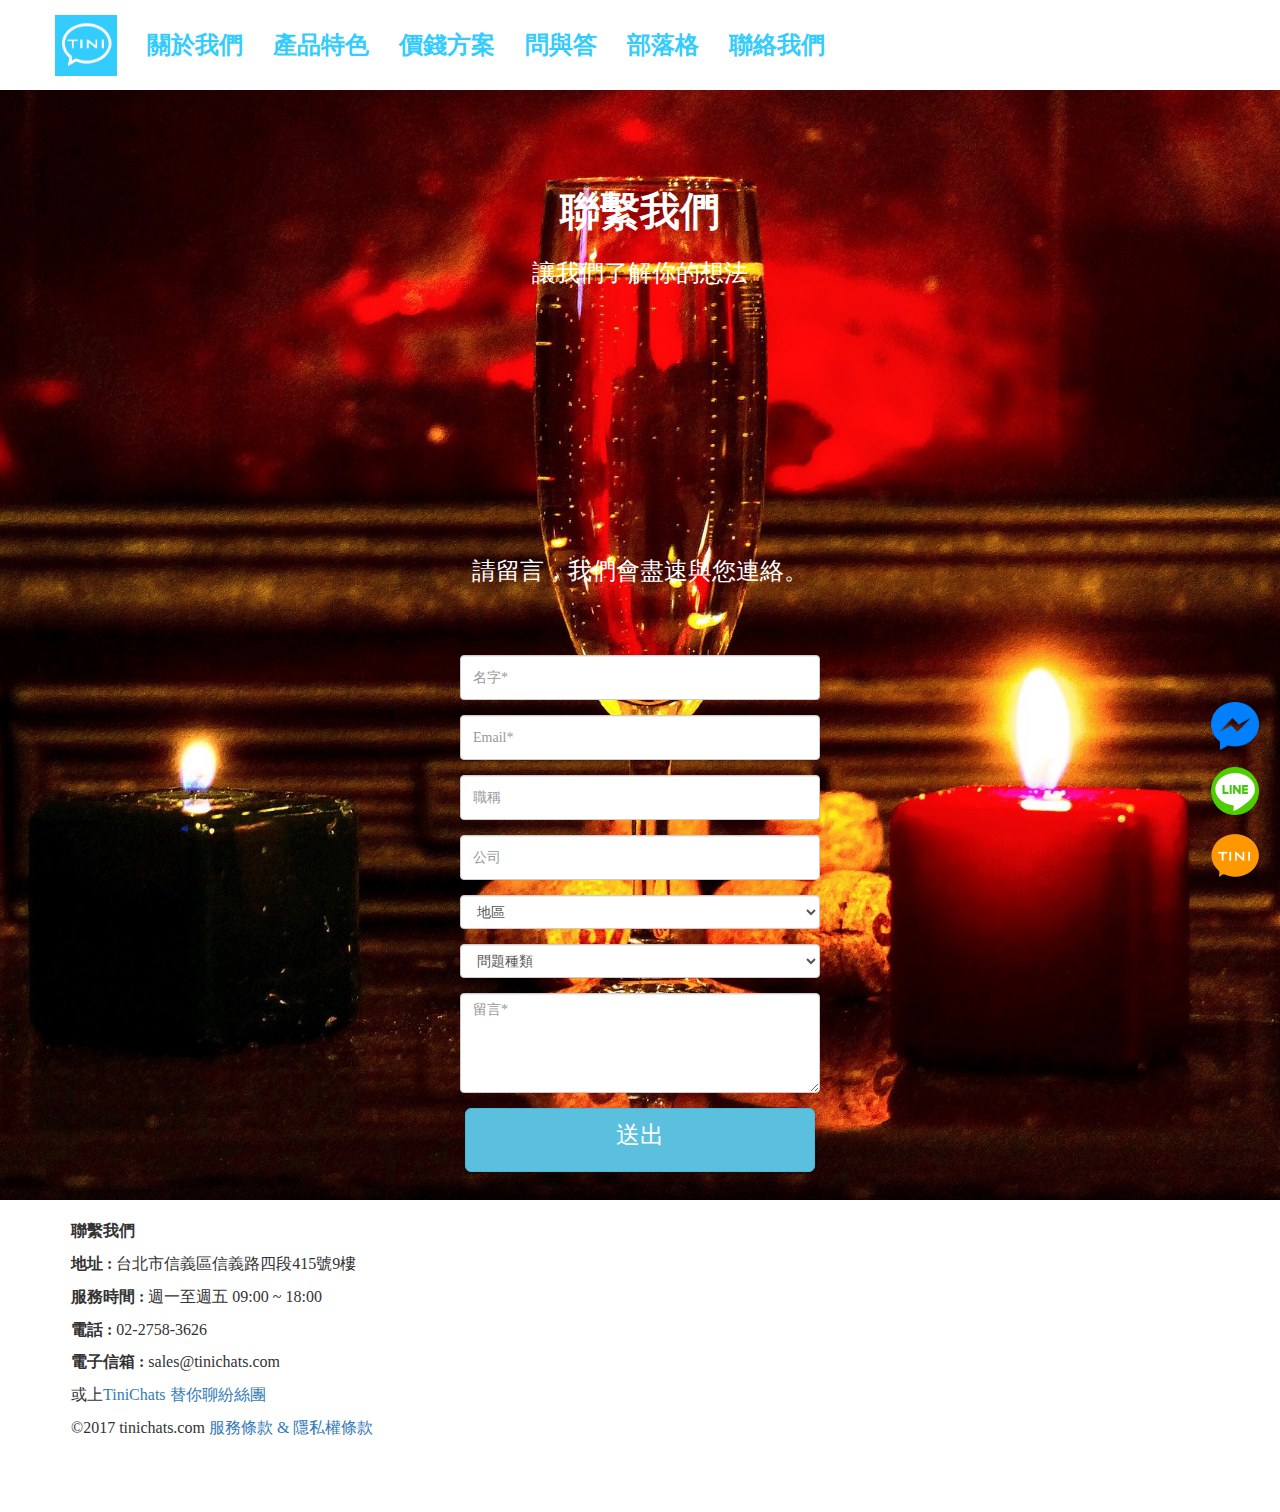
<file: contact.html>
<!DOCTYPE html>
<html lang="en">
  <head>
    <meta charset="utf-8">
    <meta http-equiv="X-UA-Compatible" content="IE=edge">
    <meta name="viewport" content="width=device-width,initial-scale=1.0" charset= "UTF-8">
    <meta name="description" content="替你聊為您提供即時線上文字客服服務，不同於一般的電話客服外包，無需等待漫長轉接，
    即時在線替你回答及處理顧客的問題，想擁有高品質的顧客服務?就交給替你聊把關!"/>
    <meta name="keywords"
      content="即時客服 建構客服平台 客戶即時通訊 聊天機器人 線上客服 客服支援 客服委外 網路聊天 網路支援 客服軟體 客服工具 人工智能客服
      客戶問題 推播行銷內容 自動化客服 客服 協助用戶 監控轉換 追蹤訪客 增加忠誠度 降低工作量隨時有問必答 數位化通訊服務 客戶體驗
      自助聊天人員 傳訊息 貼近客人 從FB Messenger靠近客人 即刻支援 雲端專員 真人客服 即時服務 客服處理 商品諮詢 售後服務 線上諮詢 替你聊
      客服系統 文字客服 客服委外 網路購物 ">
     <title>Tinichats 替你聊，替你即時客服。</title>
    <link rel="stylesheet" href="https://maxcdn.bootstrapcdn.com/bootstrap/3.3.7/css/bootstrap.min.css">
    <link rel="stylesheet" href="https://maxcdn.bootstrapcdn.com/font-awesome/4.4.0/css/font-awesome.min.css">
    <link rel="stylesheet" href="https://fonts.googleapis.com/icon?family=Material+Icons">
    <link rel="icon" href="assets/images/tab.png" />
    <link rel="stylesheet" href="assets/css/index.css">
	<script src="https://ajax.googleapis.com/ajax/libs/jquery/3.2.1/jquery.min.js"></script>
	<script src="assets/js/style.js"></script>

  </head>

  <body>

    <!-- fb icon -->
    <a id="fbicon" target="_blank" href="https://www.messenger.com/t/1004305116338186" >
      <img src="assets/images/fb.png" alt="HTML tutorial" >
    </a>

    <a id="lineicon" target="_blank" href="https://line.me/R/ti/p/@rad5112n" >
      <img src="assets/images/oh9ei2P.png" alt="HTML tutorial" >
    </a>

	<!-- tawk -->
	<a id="tawkicon" target="_blank" href="https://tawk.to/chat/58c89b6e5b8fe5150ef2cf3d/default/?$_tawk_popout=true">
	    <img src="assets/images/tini.png" alt="HTML tutorial">
	 </a>

    <!-- nav bar -->






    <nav class="navbar navbar-inverse navbar-fixed-top" id="topnav">
      <div class="container">
        <div class="row">
        <div class="navbar-header">
          <button type="button" class="navbar-toggle" data-toggle="collapse" data-target="#myNavbar" >
            <span class="icon-bar"></span>
            <span class="icon-bar"></span>
            <span class="icon-bar"></span>
          </button>
          <a class="navbar-brand" href="#">
            <img src="assets/images/tinichats_logo_web.png"  />
          </a>
        </div>
        <div class="collapse navbar-collapse" id="myNavbar">
          <ul class="nav navbar-nav">
            <li><a href="tw.html"><strong>關於我們</strong></a></li>
            <li><a href="#featuresBlock" ><strong>產品特色</strong></a></li>
            <li><a href="Pricing.html"><strong>價錢方案</strong></a></li>
            <li><a href="faq.html" ><strong>問與答</strong></a></li>
            <li><a href="blog.html" ><strong>部落格</strong></a></li>
			<li><a href="contact.html" ><strong>聯絡我們</strong></a></li>
          </ul>
          <ul class="nav navbar-nav navbar-right">
            <!-- <li><a href="#"><span class="glyphicon glyphicon-user"></span> Sign Up</a></li>
            <li><a href="#"><span class="glyphicon glyphicon-log-in"></span> Login</a></li> -->
          </ul>
        </div>

        </div>
      </div>
    </nav>

    <!-- nav bar ends -->

	<!-- Contact Us -->
<div   id="contactbackground">

<div class="container">
	<div id="ContactLast" >
		<div  id="contact-caption" style="text-align:center;">
			<p><strong>聯繫我們</strong></p>
			<h3>讓我們了解你的想法</h3>
		</div>
			   <br />
	    <div style="text-align:center">
				 <p id="newadd2">
				 請留言，我們會盡速與您連絡。
			   </p>
			   </div>
			   <br />
			   <form class="form-horizontal" method="post" action="//www.enformed.io/j4aj4z7p"  method="POST">
				   <div class="form-group">
					 <label class="col-md-4 control-label" htmlfor="textinput"></label>
					 <div class="col-md-4">
					   <input  required id="textinput" name="textinput" type="text" placeholder="名字*" class="form-control input-md input-style" />
					 </div>
				   </div>

				   <div class="form-group">
					 <label class="col-md-4 control-label" htmlfor="textinput"></label>
					 <div class="col-md-4">
					   <input required id="textinput" name="textinput" type="email" placeholder="Email*" class="form-control input-md input-style" />
					 </div>
				   </div>

				   <div class="form-group">
					 <label class="col-md-4 control-label" htmlfor="textinput"></label>
					 <div class="col-md-4">
					   <input id="textinput" name="textinput" type="text" placeholder="職稱" class="form-control input-md input-style" />
					 </div>
				   </div>

				   <div class="form-group">
					 <label class="col-md-4 control-label" htmlfor="textinput"></label>
					 <div class="col-md-4">
					   <input id="textinput" name="textinput" type="text" placeholder="公司" class="form-control input-md input-style" />
					 </div>
				   </div>

				   <div class="form-group">
					   <label class="col-md-4 control-label" htmlfor="selectbasic"></label>
					   <div class="col-md-4">
						   <select id="selectbasic" name="selectbasic" class="form-control input-style">
							 <option value="">地區</option>
							 <option value="1">亞洲或太平洋地區</option>
							 <option value="2">中歐或東歐</option>
							 <option value="3">中美洲或南美洲</option>
							 <option value="4">中東</option>
							 <option value="5">北美洲</option>
							 <option value="6">北非或中非</option>
							 <option value="7">南非</option>
							 <option value="8">西歐</option>
						   </select>
					   </div>
				   </div>

				   <div class="form-group">
					   <label class="col-md-4 control-label" htmlfor="selectbasic"></label>
					   <div class="col-md-4">
						   <select id="selectbasic" name="selectbasic" class="form-control input-style">
							 <option value="">問題種類</option>
							 <option value="1">一般問題</option>
							 <option value="2">媒體合作</option>
							 <option value="3">線上申請表協助</option>
							 <option value="4">其它</option>
							 <option value="5">提供工作機會</option>
							 <option value="6">應徵工作</option>
							 <option value="7">要求提供報價</option>
							 <option value="8">技術協助</option>
							 <option value="9">網頁回饋</option>
						   </select>
					   </div>
				   </div>

				   <div class="form-group">
					 <label class="col-md-4 control-label" htmlfor="textarea"></label>
					 <div class="col-md-4">
					   <textarea  required style="height:100px" class="form-control input-style" id="textarea" name="textarea" placeholder="留言*"></textarea>
					 </div>
				   </div>
				   <div>
					 <label  class="col-md-4 control-label" htmlfor="singlebutton"></label>
					 <div class="col-md-4">
					   <button id="singlebutton" name="singlebutton" class="btn btn-info btn-lg btn-block"><p id="newadd">送出</p></button>
					 </div>
				   </div>
			   </form>
			 </div>
</div>
</div>
		 <!-- footer -->
		 <div id="footer">
		   <div id="footerbox2" class="container">
			 <div class="row">
			   <div class="col-12">
			   </br>
				   <div class="footerstyle">
				   <p><strong>聯繫我們</strong></p>
				   <p><strong>地址 :</strong> 台北市信義區信義路四段415號9樓</p>
				   <p><strong>服務時間 :</strong> 週一至週五 09:00 ~ 18:00</p>
				   <p><strong>電話 :</strong> 02-2758-3626</p>
				   <p><strong>電子信箱 :</strong> sales@tinichats.com</p>
				   <p>或上<a href="https://www.facebook.com/Tinichats-%E6%9B%BF%E4%BD%A0%E8%81%8A-1004305116338186/">TiniChats 替你聊紛絲團</a></p>
				   <p>&copy;2017 tinichats.com
				   <a href="terms.html"　><span>服務條款 &</span></a>
				   <a href="privacy.html"　><span >隱私權條款</span></a></p>
				   </div>
			   </div>
		   </div>
		   </div>
		 </div>

  <script src="https://ajax.googleapis.com/ajax/libs/jquery/1.11.3/jquery.min.js"></script>
  <script src="https://maxcdn.bootstrapcdn.com/bootstrap/3.3.7/js/bootstrap.min.js"></script>
  <!-- Live Chat -->
  <script src="assets/js/helpdesk.js"></script>
  <!-- GA -->
  <script src="assets/js/ga.js"></script>
  <!-- firebase -->
  <script src="assets/js/firebaseConfig.js"></script>
  <!-- 歐付寶 -->
  <script src="https://www.paypalobjects.com/api/checkout.js"></script>

<script>

</script>


</body>
</html>
</file>
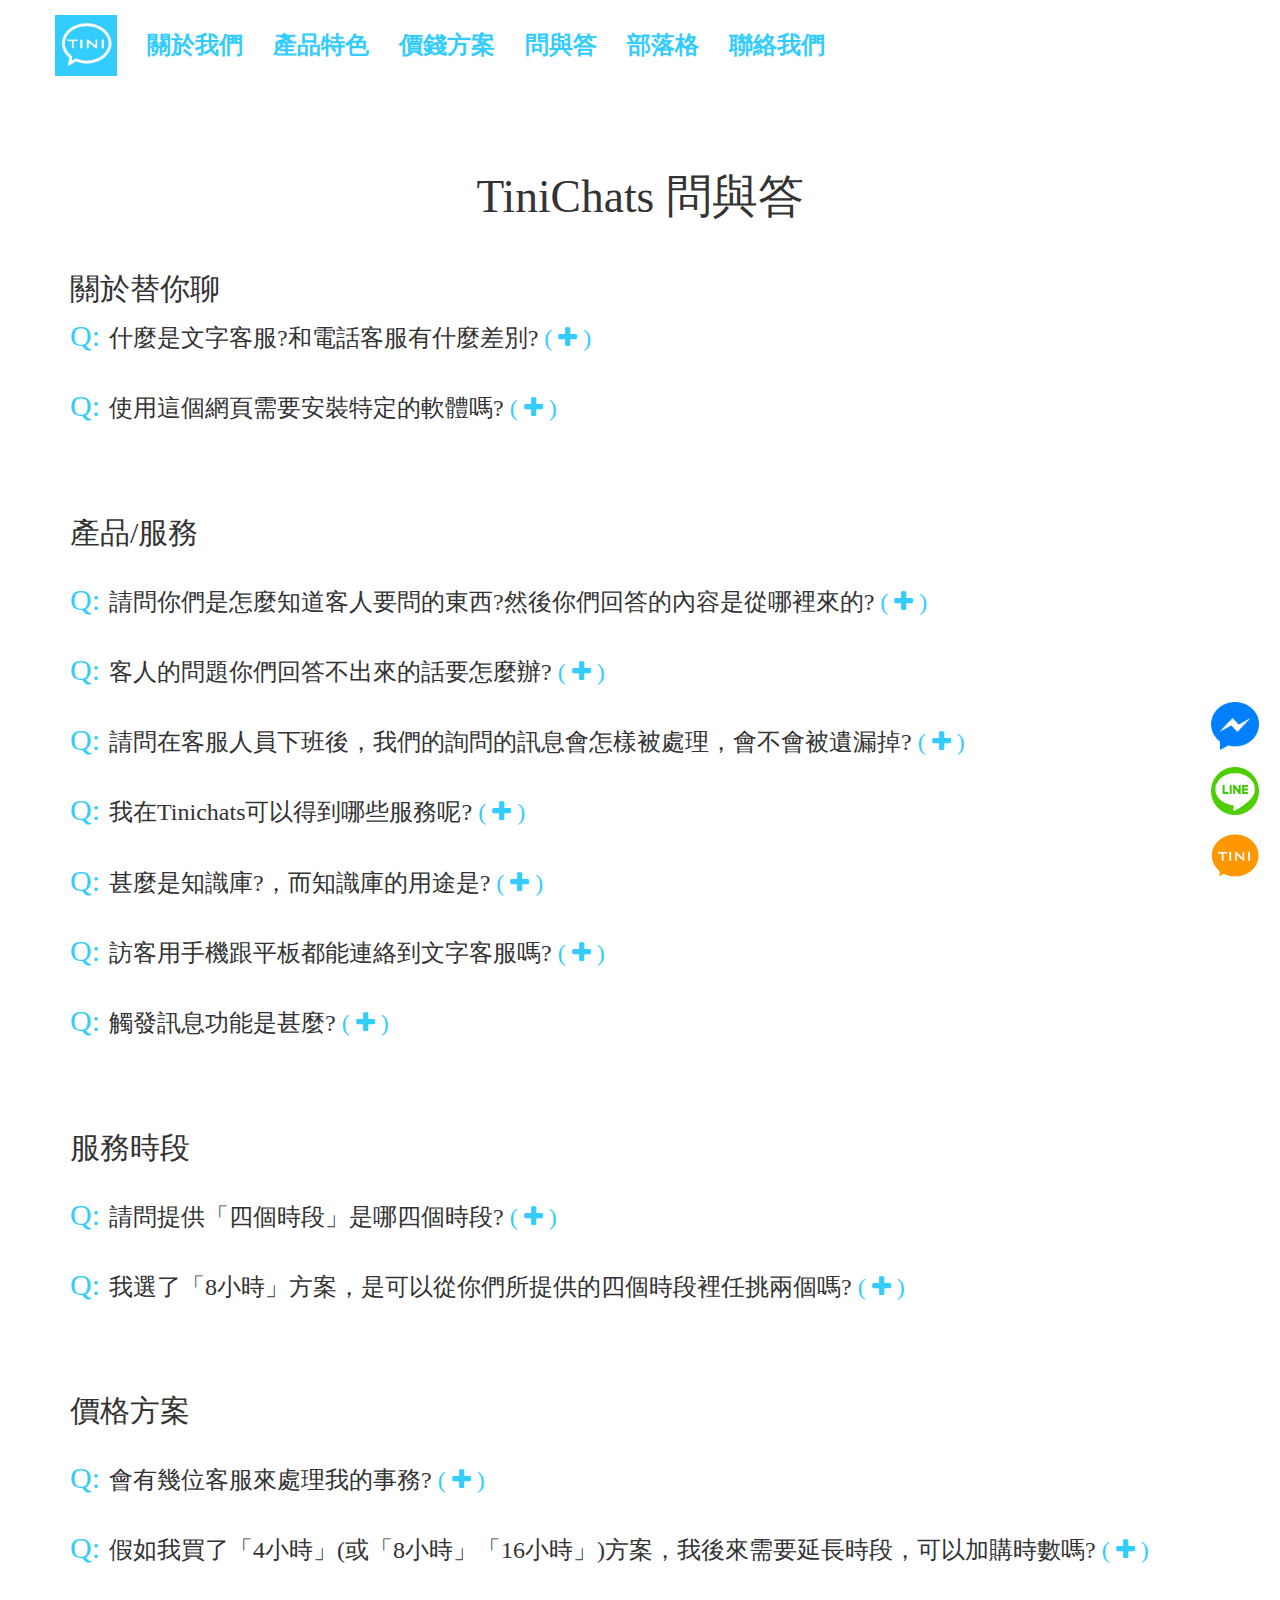
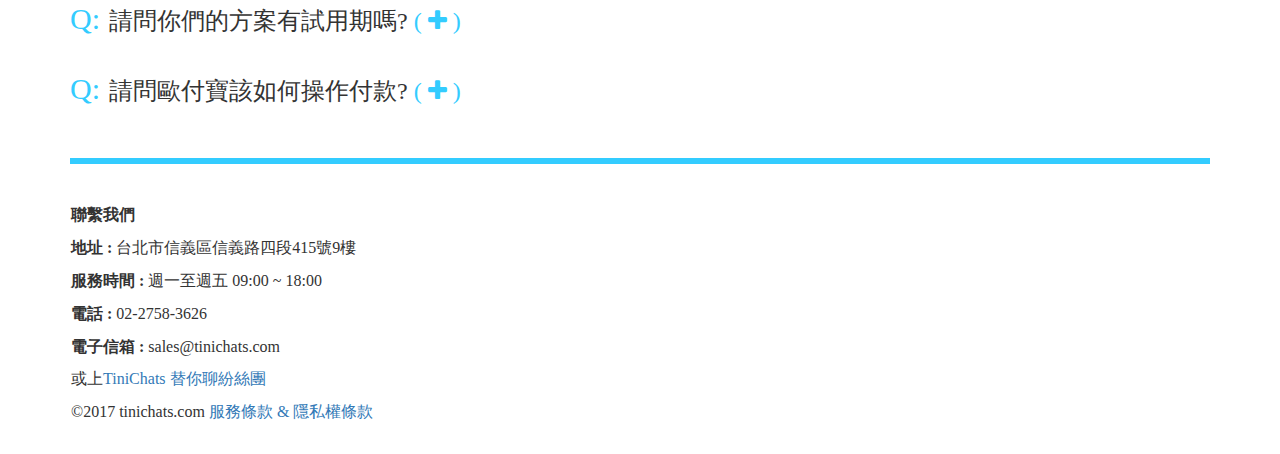
<file: faq.html>
<!DOCTYPE html>
<html lang="en">
  <head>
    <meta charset="utf-8">
    <meta http-equiv="X-UA-Compatible" content="IE=edge">
    <meta name="viewport" content="width=device-width, initial-scale=1">
    <meta name="description" content=
        "替你聊提供的文字客服運用現代人習慣的文字通訊方式，可以即時回應您顧客的詢問，無需等待電話客服層層轉接。你不需下載安裝軟體，即可讓您的顧客在網頁上聯絡到真人客服!"/>
    <meta name="keywords"
    content="即時客服 建構客服平台 客戶即時通訊 聊天機器人 線上客服 客服支援 客服委外 網路聊天 網路支援 客服軟體 客服工具 人工智能客服
    客戶問題 推播行銷內容 自動化客服 客服 協助用戶 監控轉換 追蹤訪客 增加忠誠度 降低工作量隨時有問必答 數位化通訊服務 客戶體驗
    自助聊天人員 傳訊息 貼近客人 從FB Messenger靠近客人 即刻支援 雲端專員 真人客服 即時服務 客服處理 商品諮詢 售後服務 線上諮詢 替你聊
    客服系統 文字客服 客服委外 網路購物 ">
    <title>Tinichats 替你聊 問與答</title>
    <link rel="stylesheet" href="https://maxcdn.bootstrapcdn.com/bootstrap/3.3.7/css/bootstrap.min.css">
    <link rel="stylesheet" href="https://maxcdn.bootstrapcdn.com/font-awesome/4.4.0/css/font-awesome.min.css">
    <link rel="icon" href="assets/images/tab.png" />
    <!-- <link rel="stylesheet" href="assets/css/cofaq.css"> -->
	<link rel="stylesheet" href="assets/css/index.css">

    <script src="https://ajax.googleapis.com/ajax/libs/jquery/3.2.1/jquery.min.js"></script>
    <script src="js/index.js"></script>
	<script src="https://ajax.googleapis.com/ajax/libs/jquery/3.2.1/jquery.min.js"></script>
	<script src="assets/js/style.js"></script>

  </head>
  <body>
    <!-- fb icon -->
    <a id="fbicon" target="_blank" href="https://www.messenger.com/t/1004305116338186" >
      <img src="assets/images/fb.png" alt="HTML tutorial" >
    </a>

    <!-- line -->
        <a id="lineicon" target="_blank" href="https://line.me/R/ti/p/@rad5112n" >
          <img src="assets/images/oh9ei2P.png" alt="HTML tutorial" >
        </a>
		<!-- tawk -->
		<a id="tawkicon" target="_blank" href="https://tawk.to/chat/58c89b6e5b8fe5150ef2cf3d/default/?$_tawk_popout=true">
		    <img src="assets/images/tini.png" alt="HTML tutorial">
		 </a>

		<!-- nav bar -->

	    <nav class="navbar navbar-inverse navbar-fixed-top" id="topnav">
	      <div class="container">
	        <div class="row">
	        <div class="navbar-header">
	          <button type="button" class="navbar-toggle" data-toggle="collapse" data-target="#myNavbar" >
	            <span class="icon-bar"></span>
	            <span class="icon-bar"></span>
	            <span class="icon-bar"></span>
	          </button>
	          <a class="navbar-brand" href="#">
	            <img src="assets/images/tinichats_logo_web.png"  />
	          </a>
	        </div>
	        <div class="collapse navbar-collapse" id="myNavbar">
	          <ul class="nav navbar-nav">
	            <li><a href="tw.html"><strong>關於我們</strong></a></li>
              <li><a href="tw.html#featuresBlock" ><strong>產品特色</strong></a></li>
	            <li><a href="Pricing.html"><strong>價錢方案</strong></a></li>
	            <li><a href="faq.html" ><strong>問與答</strong></a></li>
	            <li><a href="blog.html" ><strong>部落格</strong></a></li>
				<li><a href="contact.html" ><strong>聯絡我們</strong></a></li>
	          </ul>
	          <ul class="nav navbar-nav navbar-right">
	            <!-- <li><a href="#"><span class="glyphicon glyphicon-user"></span> Sign Up</a></li>
	            <li><a href="#"><span class="glyphicon glyphicon-log-in"></span> Login</a></li> -->
	          </ul>
	        </div>

	        </div>
	      </div>
	    </nav>

	    <!-- nav bar ends -->


<!-- section begins -->
<div class="container">
	<div class="FaqContainer">
      <!-- head -->
      <h2 id="FaqBoxHeader">
  			TiniChats 問與答
  		</h2>

      <h2>
      關於替你聊
    </h2>
<!-- 1st question -->
      <div class="col-12 FaqQuestion" id="testQuestion">
          <div class="Q ">
              Q:
          </div>
          <p >
              什麼是文字客服?和電話客服有什麼差別?
              <span style="color:#33ccff">( <i class="fa fa-plus"></i> )</span>
          </p>
      </div>

      <div class="col-12 FaqQuestion" id="answerQuestion">
          <div class="A">
              A:
          </div>
          <p >
            所謂的文字客服基本上就像是在使用通訊軟體一樣是用打字進行交流的，和
            電話客服的不同的地方在於使用文字交流可以避免不好意思開口詢問的問題，
            同時現代人大多習慣藉由通訊軟體進行交流，所以我們也採取相似的方式進行客服。
			    </p>
      </div>


<!-- </div> -->

<!-- 2nd question -->
  <!-- <div class="FaqBox"> -->
      <div class="col-12 FaqQuestion" id="testQuestion2">
          <div class="Q">
              Q:
          </div>
          <p >
              使用這個網頁需要安裝特定的軟體嗎?
              <span style="color:#33ccff">( <i class="fa fa-plus"></i> )</span>
          </p>
      </div>

      <div class="col-12 FaqQuestion" id="answerQuestion2">
          <div class="A">
              A:
          </div>
          <p >
            客人您並不需要安裝任何軟體，只需要加一段程式碼將功能安插進去即可，大致上和在google的功能列上新增功能類似。
          </p>
      </div>
  <!-- </div> -->
<br/>
<br/>
  <h2>
  產品/服務
  </h2>
  <br/>

<!-- 3rd question -->
  <div class="col-12 FaqQuestion" id="testQuestion3">
      <div class="Q">
          Q:
      </div>
      <p >
        請問你們是怎麼知道客人要問的東西?然後你們回答的內容是從哪裡來的?
        <span style="color:#33ccff">( <i class="fa fa-plus"></i> )</span>
      </p>
  </div>

  <div class="col-12 FaqQuestion" id="answerQuestion3">
      <div class="A">
          A:
      </div>
      <p >
        我們會事先從委託人那裡取得商品的相關資訊整理出一份客人可能會問的問題的答案。
      </p>
  </div>

  <!-- 4th question -->
    <div class="col-12 FaqQuestion" id="testQuestion4">
        <div class="Q">
            Q:
        </div>
        <p >
          客人的問題你們回答不出來的話要怎麼辦?
          <span style="color:#33ccff">( <i class="fa fa-plus"></i> )</span>
        </p>
    </div>

    <div class="col-12 FaqQuestion" id="answerQuestion4">
        <div class="A">
            A:
        </div>
        <p >
          我們會盡快向委託人連絡取得更進一步的資訊或是代替您向委託人轉達問題。
        </p>
    </div>

  <!-- 5th question -->
    <div class="col-12 FaqQuestion" id="testQuestion5">
        <div class="Q">
            Q:
        </div>
        <p >
          請問在客服人員下班後，我們的詢問的訊息會怎樣被處理，會不會被遺漏掉?
          <span style="color:#33ccff">( <i class="fa fa-plus"></i> )</span>
        </p>
    </div>

    <div class="col-12 FaqQuestion" id="answerQuestion5">
        <div class="A">
            A:
        </div>
        <p id="apple">
          在您選定的客服服務時段內，網站訪客的提問基本上都能馬上獲得回應，而在客服人員下班及選定服務時段以外的時間，訪客可以留下離線訊息，我們會在次日服務時段時立刻幫您處理。
        </p>
    </div>

      <div class="col-12 FaqQuestion" id="testQuestion6">
          <div class="Q ">
              Q:
          </div>
          <p >
              我在Tinichats可以得到哪些服務呢?
              <span style="color:#33ccff">( <i class="fa fa-plus"></i> )</span>
          </p>
      </div>
        <div class="col-12 FaqQuestion" id="answerQuestion6">
            <div class="A">
                A:
            </div>
            <p >
              Tinichats提供專業的線上文字客服，採用真人客服，並且滿足你在即時客服的需求，
              例如產品詢問、買賣糾紛、帳號權限、遊戲安裝等問題，
              依據客戶的產業客服會對訪客有不同的解答，並且聊天記錄我們會保留以供客戶查詢，
              更進一步還能替你分析訪客分布等等的數據統計，至於數據的分析深淺取決於你的所選擇的方案
  			    </p>
        </div>

        <div class="col-12 FaqQuestion" id="testQuestion7">
            <div class="Q ">
                Q:
            </div>
            <p >
                甚麼是知識庫?，而知識庫的用途是?
                <span style="color:#33ccff">( <i class="fa fa-plus"></i> )</span>
            </p>
        </div>
          <div class="col-12 FaqQuestion" id="answerQuestion7">
              <div class="A">
                  A:
              </div>
              <p >
                我們會將您提供的公司產品/服務的相關內容，協助您建立知識庫。若您選擇16小時方案，
                我們更將進一步幫您彙整出訪客時常詢問但尚未在知識庫裡的問題，擴充知識庫。
                知識庫用來供客服人員回答訪客的常見問題，讓客服人員迅速解決問題。
    			    </p>
          </div>
        <div class="col-12 FaqQuestion" id="testQuestion8">
            <div class="Q ">
                Q:
            </div>
            <p >
                訪客用手機跟平板都能連絡到文字客服嗎?
                <span style="color:#33ccff">( <i class="fa fa-plus"></i> )</span>
            </p>
        </div>
          <div class="col-12 FaqQuestion" id="answerQuestion8">
              <div class="A">
                  A:
              </div>
              <p >
                電腦、手機、平板等行動裝置，只要能瀏覽網頁，都能夠進行線上文字客服。
              </p>
          </div>
        <div class="col-12 FaqQuestion" id="testQuestion9">
            <div class="Q ">
                Q:
            </div>
            <p >
                觸發訊息功能是甚麼?
                <span style="color:#33ccff">( <i class="fa fa-plus"></i> )</span>
            </p>
        </div>
          <div class="col-12 FaqQuestion" id="answerQuestion9">
              <div class="A">
                  A:
              </div>
              <p >
                提供多種「迎賓訊息」，系統自動招呼訪客，避免漫長等待。
              </p>
          </div>
    <br/>

  </br/>
    <h2>
    服務時段
    </h2>
    <br/>
        <div class="col-12 FaqQuestion" id="testQuestion10">
            <div class="Q ">
                Q:
            </div>
            <p >
                請問提供「四個時段」是哪四個時段?
                <span style="color:#33ccff">( <i class="fa fa-plus"></i> )</span>
            </p>
        </div>
          <div class="col-12 FaqQuestion" id="answerQuestion10">
              <div class="A">
                  A:
              </div>
              <p >
                <br />「0700~1100」<br />「1100~1500」<br />「1500~1900」<br />「1900~2300」
              </p>
          </div>

        <div class="col-12 FaqQuestion" id="testQuestion11">
            <div class="Q ">
                Q:
            </div>
            <p >
                我選了「8小時」方案，是可以從你們所提供的四個時段裡任挑兩個嗎?
                <span style="color:#33ccff">( <i class="fa fa-plus"></i> )</span>
            </p>
        </div>
          <div class="col-12 FaqQuestion" id="answerQuestion11">
              <div class="A">
                  A:
              </div>
              <p >
                是的。<br />但這兩個時段必須是「連續的」<br />如:<br />「0700~1100」及「1100~1500」<br />「1100~1500」及「1500~1900」<br />「1500~1900」及「1900~2300」。
              </p>
          </div>
    <br/>

  </br/>
    <h2>
    價格方案
    </h2>
    <br/>
        <div class="col-12 FaqQuestion" id="testQuestion12">
            <div class="Q ">
                Q:
            </div>
            <p >
                會有幾位客服來處理我的事務?
                <span style="color:#33ccff">( <i class="fa fa-plus"></i> )</span>
            </p>
        </div>
          <div class="col-12 FaqQuestion" id="answerQuestion12">
              <div class="A">
                  A:
              </div>
              <p >
                我們會視您的訪客流量調整人員配置，確保您的顧客的都能及時地獲得協助。
              </p>
          </div>
        <div class="col-12 FaqQuestion" id="testQuestion13">
            <div class="Q ">
                Q:
            </div>
            <p >
              假如我買了「4小時」(或「8小時」「16小時」)方案，我後來需要延長時段，可以加購時數嗎?
                <span style="color:#33ccff">( <i class="fa fa-plus"></i> )</span>
            </p>
        </div>
          <div class="col-12 FaqQuestion" id="answerQuestion13">
              <div class="A">
                  A:
              </div>
              <p >
            可以！<br />加購時數的計費方式將由專人為您說明。
              </p>
          </div>
        <div class="col-12 FaqQuestion" id="testQuestion14">
            <div class="Q ">
                Q:
            </div>
            <p >
                請問你們的方案有試用期嗎?
                <span style="color:#33ccff">( <i class="fa fa-plus"></i> )</span>
            </p>
        </div>
          <div class="col-12 FaqQuestion" id="answerQuestion14">
              <div class="A">
                  A:
              </div>
              <p >
                沒有，請直接選擇適合您的方案開始啟用服務。若您希望先試用服務，我們建議您可以先選用「4小時」方案，之後可再升級成您想要的方案              </p>
          </div>
        <div class="col-12 FaqQuestion" id="testQuestion15">
            <div class="Q ">
                Q:
            </div>
            <p >
                請問歐付寶該如何操作付款?
                <span style="color:#33ccff">( <i class="fa fa-plus"></i> )</span>
            </p>
        </div>
          <div class="col-12 FaqQuestion" id="answerQuestion15">
              <div class="A">
                  A:
              </div>
              <p >
                點擊「歐付寶付款去」後，系統將會引導您操作步驟，詳情可參考歐付寶官網
              </p>
          </div>


  </div>
  </div>

			   <!-- footer -->
               <div id="footer">
                 <div id="footerbox2" class="container">
                 <hr />
                   <div class="row">
                     <div class="col-12">
                     </br>
						 <div class="footerstyle">
                         <p><strong>聯繫我們</strong></p>
                         <p><strong>地址 :</strong> 台北市信義區信義路四段415號9樓</p>
                         <p><strong>服務時間 :</strong> 週一至週五 09:00 ~ 18:00</p>
                         <p><strong>電話 :</strong> 02-2758-3626</p>
                         <p><strong>電子信箱 :</strong> sales@tinichats.com</p>
                         <p>或上<a href="https://www.facebook.com/Tinichats-%E6%9B%BF%E4%BD%A0%E8%81%8A-1004305116338186/">TiniChats 替你聊紛絲團</a></p>
                         <p>&copy;2017 tinichats.com
						 <a href="terms.html"　><span>服務條款 &</span></a>
						 <a href="privacy.html"　><span >隱私權條款</span></a></p>
						 </div>
					 </div>
                 </div>
                 </div>
               </div>





      <script src="https://ajax.googleapis.com/ajax/libs/jquery/1.11.3/jquery.min.js"></script>
      <script src="https://maxcdn.bootstrapcdn.com/bootstrap/3.3.7/js/bootstrap.min.js"></script>
      <!-- Live Chat -->
      <script src="assets/js/helpdesk.js"></script>
      <!-- GA -->
      <script src="assets/js/ga.js"></script>
      <!-- firebase -->
      <script src="assets/js/firebaseConfig.js"></script>
      <!-- 歐付寶 -->
      <script src="https://www.paypalobjects.com/api/checkout.js"></script>


<script>
    $("#testQuestion").click(function(){
        $("#answerQuestion").fadeToggle("slow");
    });

	$("#testQuestion2").click(function(){
	    $("#answerQuestion2").fadeToggle("slow");
	});

	$("#testQuestion3").click(function(){
	    $("#answerQuestion3").fadeToggle("slow");
	});

	$("#testQuestion4").click(function(){
	    $("#answerQuestion4").fadeToggle("slow");

	});

	$("#testQuestion5").click(function(){
	    $("#answerQuestion5").fadeToggle("slow");

	});
	$("#testQuestion6").click(function(){
	    $("#answerQuestion6").fadeToggle("slow");

	});
	$("#testQuestion7").click(function(){
	    $("#answerQuestion7").fadeToggle("slow");
	});
	$("#testQuestion8").click(function(){
	    $("#answerQuestion8").fadeToggle("slow");
	});
	$("#testQuestion9").click(function(){
	    $("#answerQuestion9").fadeToggle("slow");
	});
	$("#testQuestion10").click(function(){
	    $("#answerQuestion10").fadeToggle("slow");
	});
	$("#testQuestion11").click(function(){
	    $("#answerQuestion11").fadeToggle("slow");
	});
	$("#testQuestion12").click(function(){
	    $("#answerQuestion12").fadeToggle("slow");
	});
	$("#testQuestion13").click(function(){
	    $("#answerQuestion13").fadeToggle("slow");
	});
	$("#testQuestion14").click(function(){
	    $("#answerQuestion14").fadeToggle("slow");
	});
	$("#testQuestion15").click(function(){
	    $("#answerQuestion15").fadeToggle("slow");
	});
	
	// toggle +
 	$("#testQuestion, #testQuestion2,#testQuestion3,#testQuestion4,#testQuestion5,#testQuestion6,#testQuestion7,#testQuestion8,#testQuestion9,#testQuestion10,#testQuestion11,#testQuestion12,#testQuestion13,#testQuestion14,#testQuestion15").click(function(){
	    $(this).find('i').toggleClass('fa-minus');
	});
</script>


  </body>
  </html>
</file>
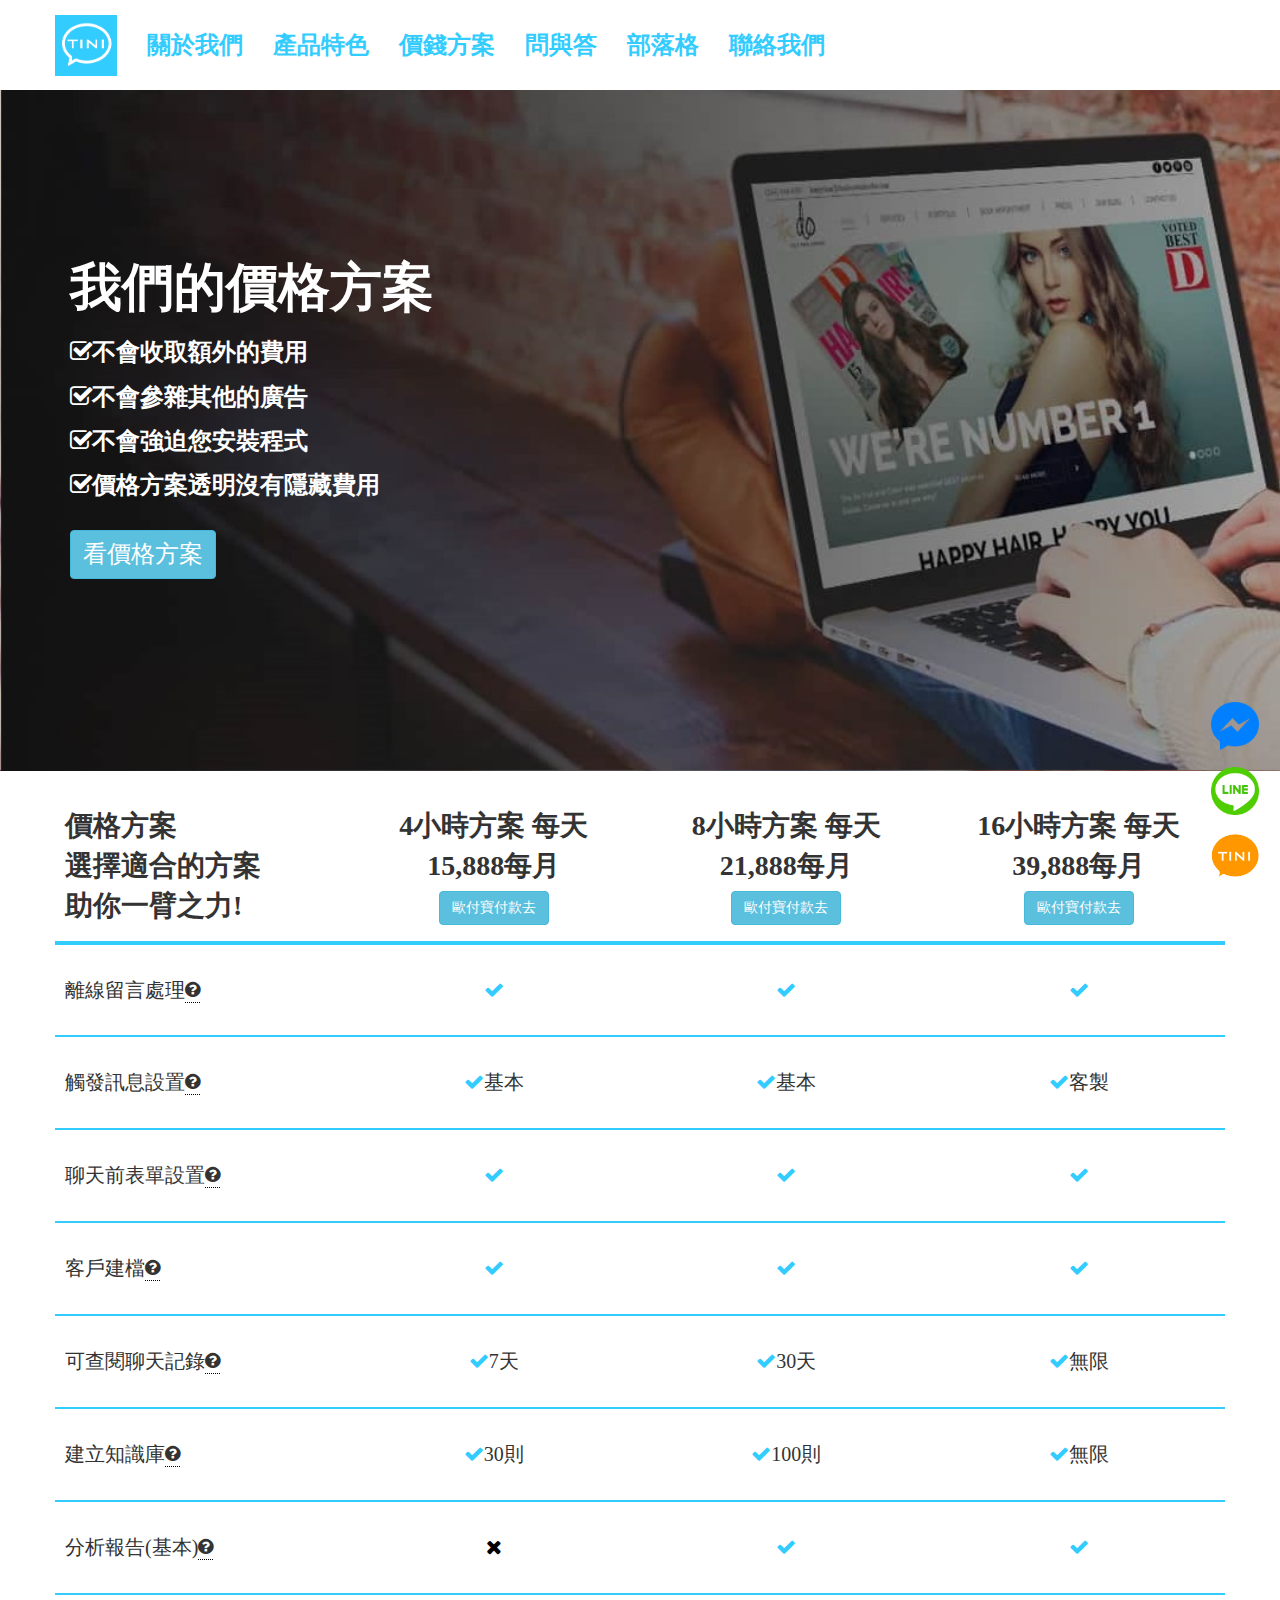
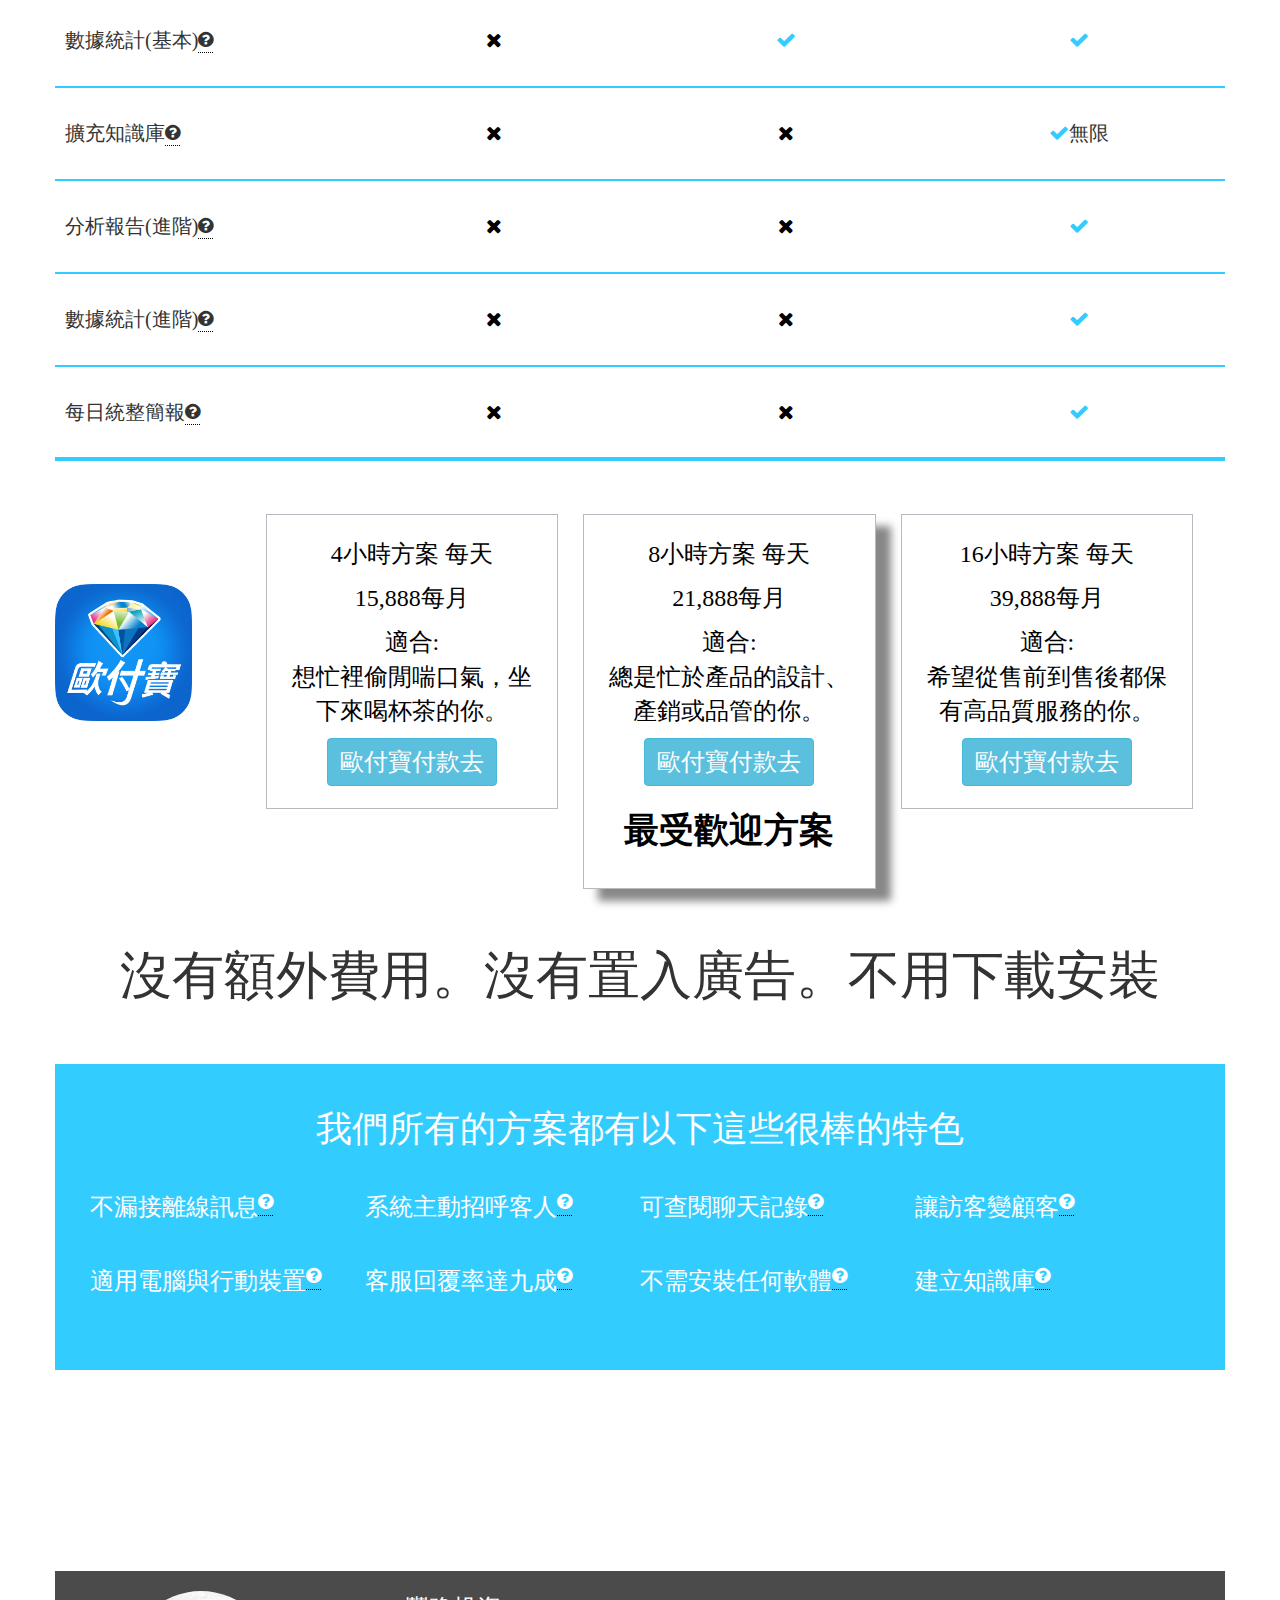
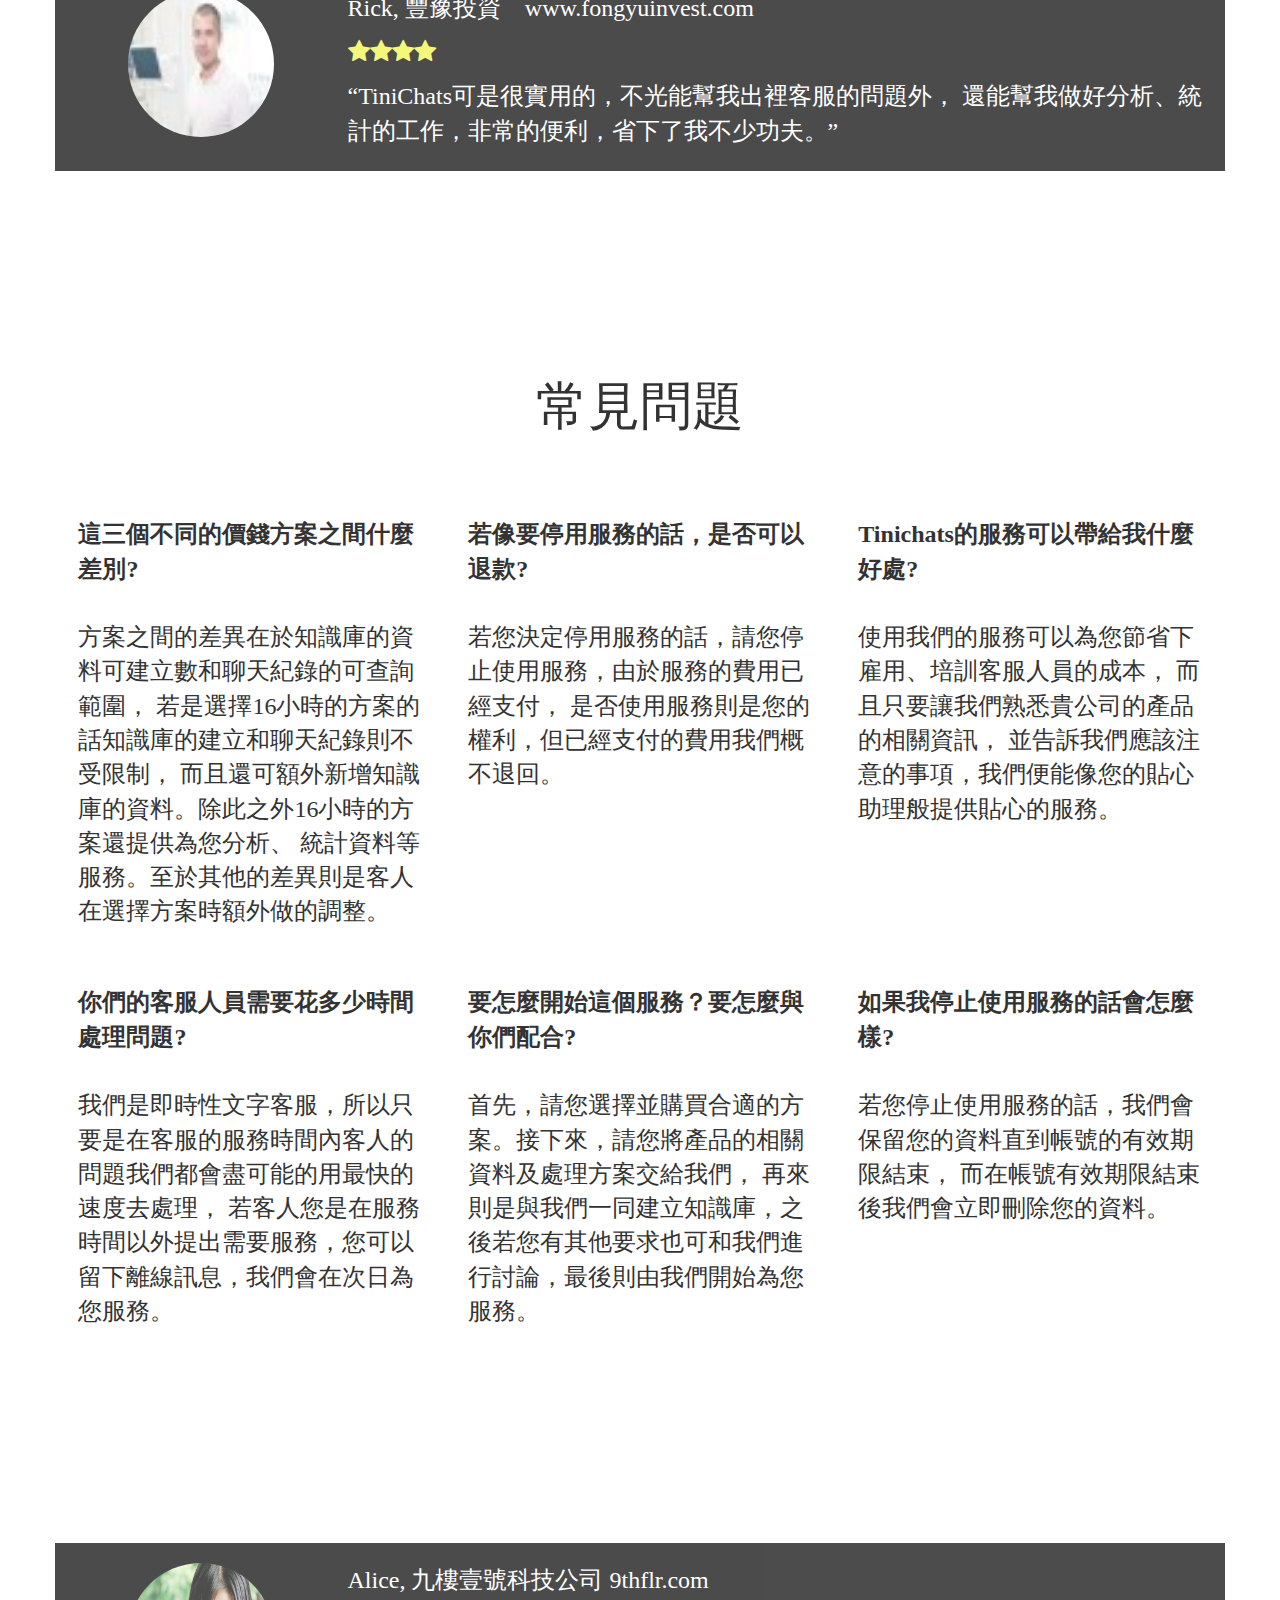
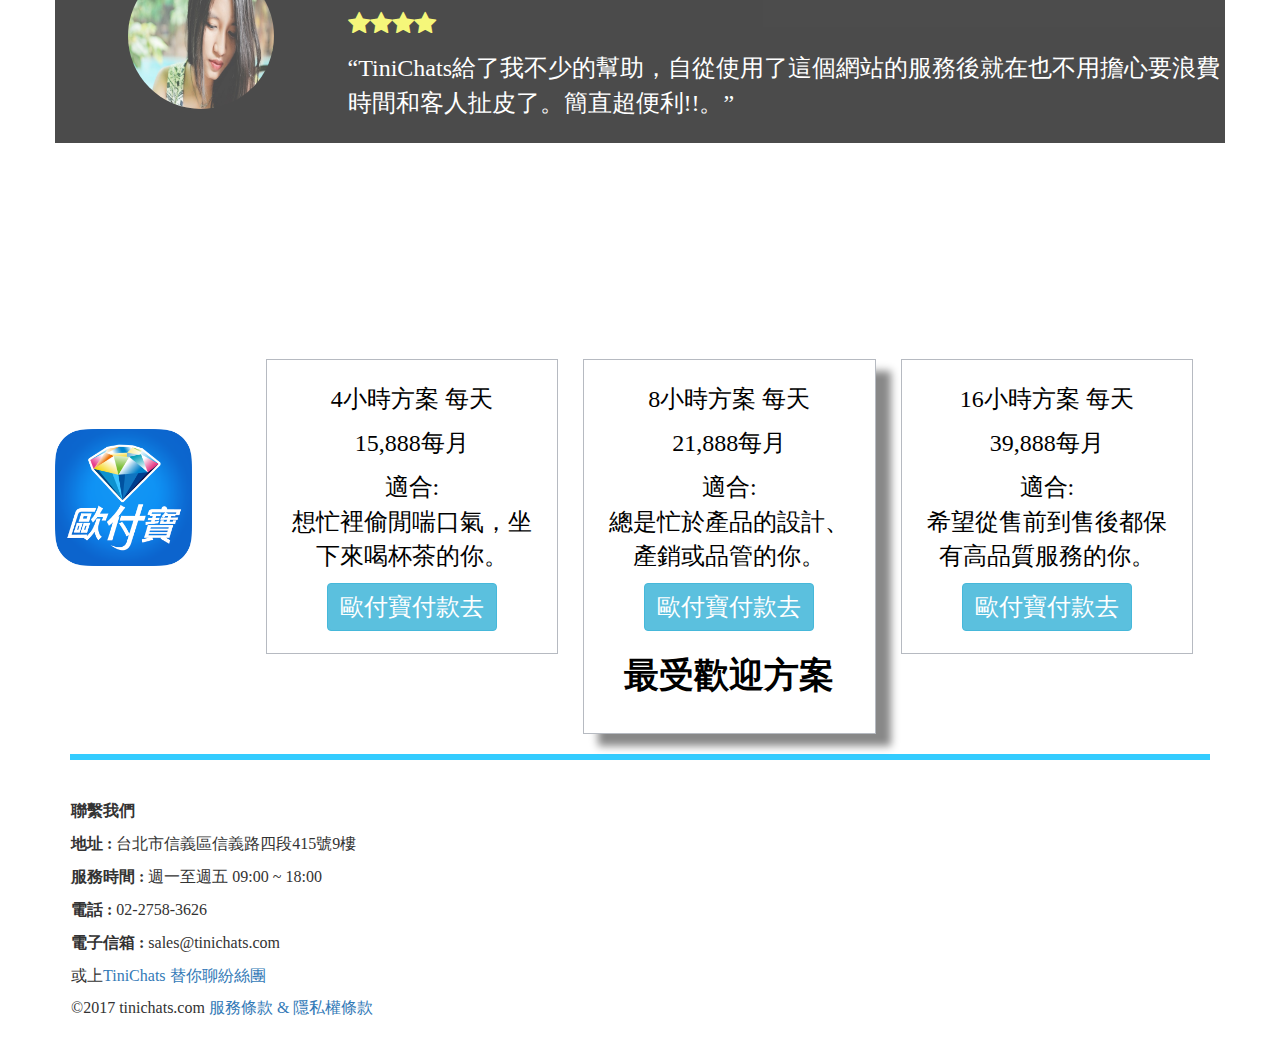
<file: Pricing.html>
<!DOCTYPE html>
<html lang="en">
  <head>
    <meta charset="utf-8">
    <meta http-equiv="X-UA-Compatible" content="IE=edge">
      <meta name="viewport" content="width=device-width,initial-scale=1.0" charset= "UTF-8">
    <meta name="description" content=
        "替你聊給你最優惠的價格方案，我們不僅替你做好所有聊天環境的設置，也替你建立客服知識庫，更替你即時回覆顧客問題。線上付款馬上開始享用服務!不論你是網購賣家或在網站上販賣商品與服務，讓我們來替你即時解決顧客大小事。"/>
        <meta name="keywords"
          content="即時客服 建構客服平台 客戶即時通訊 聊天機器人 線上客服 客服支援 客服委外 網路聊天 網路支援 客服軟體 客服工具 人工智能客服
          客戶問題 推播行銷內容 自動化客服 客服 協助用戶 監控轉換 追蹤訪客 增加忠誠度 降低工作量隨時有問必答 數位化通訊服務 客戶體驗
          自助聊天人員 傳訊息 貼近客人 從FB Messenger靠近客人 即刻支援 雲端專員 真人客服 即時服務 客服處理 商品諮詢 售後服務 線上諮詢 替你聊
          客服系統 文字客服 客服委外 網路購物 ">
     <title>Tinichats 價錢方案</title>

    <link rel="stylesheet" href="https://maxcdn.bootstrapcdn.com/bootstrap/3.3.7/css/bootstrap.min.css">
    <link rel="stylesheet" href="https://maxcdn.bootstrapcdn.com/font-awesome/4.4.0/css/font-awesome.min.css">
    <link rel="icon" href="assets/images/tab.png" />
	<link rel="stylesheet" href="assets/css/index.css">
	<script src="https://ajax.googleapis.com/ajax/libs/jquery/3.2.1/jquery.min.js"></script>
	<script src="assets/js/style.js"></script>

  </head>
  <body>

	  <!-- fb icon -->
      <a id="fbicon" target="_blank" href="https://www.messenger.com/t/1004305116338186" >
        <img src="assets/images/fb.png" alt="HTML tutorial" >
      </a>

      <a id="lineicon" target="_blank" href="https://line.me/R/ti/p/@rad5112n" >
        <img src="assets/images/oh9ei2P.png" alt="HTML tutorial" >
      </a>

  	<!-- tawk -->
  	<a id="tawkicon" target="_blank" href="https://tawk.to/chat/58c89b6e5b8fe5150ef2cf3d/default/?$_tawk_popout=true">
  	    <img src="assets/images/tini.png" alt="HTML tutorial">
  	 </a>

	<!-- nav bar -->

    <nav class="navbar navbar-inverse navbar-fixed-top">
      <div class="container">
        <div class="row">
        <div class="navbar-header">
          <button type="button" class="navbar-toggle" data-toggle="collapse" data-target="#myNavbar" >
            <span class="icon-bar"></span>
            <span class="icon-bar"></span>
            <span class="icon-bar"></span>
          </button>
          <a class="navbar-brand" href="#">
            <img src="assets/images/tinichats_logo_web.png"  />
          </a>
        </div>
        <div class="collapse navbar-collapse" id="myNavbar">
          <ul class="nav navbar-nav">
            <li><a href="tw.html"><strong>關於我們</strong></a></li>
            <li><a href="tw.html#featuresBlock" ><strong>產品特色</strong></a></li>
            <li><a href="Pricing.html"><strong>價錢方案</strong></a></li>
            <li><a href="faq.html" ><strong>問與答</strong></a></li>
            <li><a href="blog.html" ><strong>部落格</strong></a></li>
			      <li><a href="contact.html" ><strong>聯絡我們</strong></a></li>
          </ul>
          <ul class="nav navbar-nav navbar-right">
            <!-- <li><a href="#"><span class="glyphicon glyphicon-user"></span> Sign Up</a></li>
            <li><a href="#"><span class="glyphicon glyphicon-log-in"></span> Login</a></li> -->
          </ul>
        </div>

        </div>
      </div>
    </nav>

    <!-- nav bar ends -->

    <!-- Top Image Block -->
  <div class="PrTopImage">
    <div class="container" >
      <div  id="appletree"  >
        <p  id="PrImageHead" >我們的價格方案</p>
        <p ><i class="fa fa-check-square-o" aria-hidden="true"></i>不會收取額外的費用</p>
        <p><i class="fa fa-check-square-o" aria-hidden="true"></i>不會參雜其他的廣告</p>
        <p><i class="fa fa-check-square-o" aria-hidden="true"></i>不會強迫您安裝程式</p>
        <p><i class="fa fa-check-square-o" aria-hidden="true"></i>價格方案透明沒有隱藏費用</p>
        <a href="#here" class="btn btn-info" role="button">看價格方案</a>
      </div>
    </div>
  </div>

<!-- lance table -->
<!-- For article price-details -->
<div class="price-details container" id="here">
  <div class="holder">
    <div class="price-holder col-12">
      <table class="price-table">
        <thead class="price-table-header">
          <tr>
            <th ><strong>價格方案</strong><br/>
              選擇適合的方案<br/>助你一臂之力!
            </br/></th>
            <th class="col-3">4小時方案 每天<br/>15,888每月<br/>
                <a id="PrButton" href="https://p.allpay.com.tw/uZv9Q" class="btn btn-info" role="button">歐付寶付款去</a>
            </th>
            <th class="col-3">8小時方案 每天<br/>21,888每月<br/>
                <a id="PrButton" href="https://p.allpay.com.tw/uZv9Q" class="btn btn-info" role="button">歐付寶付款去</a>
            </th>
            <th class="col-3">16小時方案 每天<br/>39,888每月<br/>
                <a id="PrButton" href="https://p.allpay.com.tw/uZv9Q" class="btn btn-info" role="button">歐付寶付款去</a>
            </th>
          </tr>
        </thead>
        <tbody>
          <tr>
            <td><span>離線留言處理
              <div id="tooltip"><i class="fa fa-question-circle" aria-hidden="true"></i>
                <span id="tooltiptext" >系統24小時接收訪客留言，客服於上班時間及時處理。</span>
            </div>
          </span></td>
            <td><i class="fa fa-check" aria-hidden="true"></i></td>
            <td><i class="fa fa-check" aria-hidden="true"></i></td>
            <td><i class="fa fa-check" aria-hidden="true"></i></td>
          </tr>
          <tr>
            <td><span>觸發訊息設置
              <div id="tooltip"><i class="fa fa-question-circle" aria-hidden="true"></i>
                <span id="tooltiptext" class="tooltiptext">提供多種「迎賓訊息」，系統自動招呼訪客，避免漫長等待。</span>
            </div>
            </span></td>
            <td><i class="fa fa-check" aria-hidden="true"></i>基本</td>
            <td><i class="fa fa-check" aria-hidden="true"></i>基本</td>
            <td><i class="fa fa-check" aria-hidden="true"></i>客製</td>
          </tr>
          <tr>
            <td><span>聊天前表單設置
              <div id="tooltip"><i class="fa fa-question-circle" aria-hidden="true"></i>
                <span id="tooltiptext" class="tooltiptext">客戶可在與客服開啟聊天前先輸入問題，加快客服處理速度。</span>
            </div>
            </span></td>
            <td><i class="fa fa-check" aria-hidden="true"></i></td>
            <td><i class="fa fa-check" aria-hidden="true"></i></td>
            <td><i class="fa fa-check" aria-hidden="true"></i></td>
          </tr>

          <tr>
            <td>客戶建檔
              <div id="tooltip"><i class="fa fa-question-circle" aria-hidden="true"></i>
                <span id="tooltiptext" class="tooltiptext" >將訪客的相關資訊建檔，含基本資訊及客服筆記。</span>
            </div>
            </td>
            <td><i class="fa fa-check" aria-hidden="true"></i></td>
            <td><i class="fa fa-check" aria-hidden="true"></i></td>
            <td><i class="fa fa-check" aria-hidden="true"></i></td>
          </tr>
          <tr>
            <td>可查閱聊天記錄
              <div id="tooltip"><i class="fa fa-question-circle" aria-hidden="true"></i>
                <span id="tooltiptext" >您可查閱過去的訪客聊天記錄。</span>
            </div>
            </td>
            <td><i class="fa fa-check" aria-hidden="true"></i>7天</td>
            <td><i class="fa fa-check" aria-hidden="true"></i>30天</td>
            <td><i class="fa fa-check" aria-hidden="true"></i>無限</td>
          </tr>
          <tr>
            <td>建立知識庫
              <div id="tooltip"><i class="fa fa-question-circle" aria-hidden="true"></i>
                <span id="tooltiptext" >建立「常見問題」於客服系統知識庫中，讓客服快速精確解決客戶問題。</span>
            </div>
            </td>
            <td><i class="fa fa-check" aria-hidden="true"></i>30則</td>
            <td><i class="fa fa-check" aria-hidden="true"></i>100則</td>
            <td><i class="fa fa-check" aria-hidden="true"></i>無限</td>
          </tr>
          <tr>
            <td>分析報告(基本)
              <div id="tooltip"><i class="fa fa-question-circle" aria-hidden="true"></i>
                <span id="tooltiptext" >提供多面向的客戶分析，包含訪客滿意度訪客來源地區、來源網站、瀏覽器、等待時間、來訪次數等。</span>
            </div>
            </td>
            <td><i class="fa fa-times" aria-hidden="true"></i></td>
            <td><i class="fa fa-check" aria-hidden="true"></i></td>
            <td><i class="fa fa-check" aria-hidden="true"></i></td>
          </tr>
          <tr>
            <td>數據統計(基本)
              <div id="tooltip"><i class="fa fa-question-circle" aria-hidden="true"></i>
                <span id="tooltiptext" >如:來源網頁統計、訪客平均數量等</span>
            </div>
            </td>
            <td><i class="fa fa-times" aria-hidden="true"></i></td>
            <td><i class="fa fa-check" aria-hidden="true"></i></td>
            <td><i class="fa fa-check" aria-hidden="true"></i></td>
          </tr>
          <tr>
            <td>擴充知識庫
              <div id="tooltip"><i class="fa fa-question-circle" aria-hidden="true"></i>
                <span id="tooltiptext" >幫您主動收集與建立新的「應答問題」。</span>
            </div>
            </td>
            <td><i class="fa fa-times" aria-hidden="true"></i></td>
            <td><i class="fa fa-times" aria-hidden="true"></i></td>
            <td><i class="fa fa-check" aria-hidden="true"></i>無限</td>
          </tr>
          <tr>
            <td>分析報告(進階)
              <div id="tooltip"><i class="fa fa-question-circle" aria-hidden="true"></i>
                <span id="tooltiptext" >提供更多面向的客戶分析，包含案例分析、客群、商品詢問熱度等。</span>
            </div>
            </td>
            <td><i class="fa fa-times" aria-hidden="true"></i></td>
            <td><i class="fa fa-times" aria-hidden="true"></i></td>
            <td><i class="fa fa-check" aria-hidden="true"></i></td>
          </tr>
          <tr>
            <td>數據統計(進階)
              <div id="tooltip"><i class="fa fa-question-circle" aria-hidden="true"></i>
                <span id="tooltiptext" >如:來源網頁統計、訪客平均數量、熱門時段、下線表單數量等。</span>
            </div>
            </td>
            <td><i class="fa fa-times" aria-hidden="true"></i></td>
            <td><i class="fa fa-times" aria-hidden="true"></i></td>
            <td><i class="fa fa-check" aria-hidden="true"></i></td>
          </tr>
          <tr>
            <td >每日統整簡報
              <div id="tooltip" style="position:absolute;inline-block:none" ><i class="fa fa-question-circle" aria-hidden="true"></i>
                <span id="tooltiptext" >每日發送email，讓您了解前一日我們與客戶的接洽的概況。</span>
            </div>
            </td>
            <td><i class="fa fa-times" aria-hidden="true"></i></td>
            <td><i class="fa fa-times" aria-hidden="true"></i></td>
            <td><i class="fa fa-check" aria-hidden="true"></i></td>
          </tr>
        </tbody>
      </table>
    </div>
  </div>
</div>


  <!-- 2nd Short Table -->
  <div id="shortTable" class="container" >
    <div class="row" >
        <div class="col-3 col-m-12" id="PrBox11">
          <img src="assets/images/secure.png" >
        </div>
        <div class="col-3 col-m-4" id="PrBox22">
          <p>4小時方案 每天</p>
          <p id="PrBox2Price">15,888每月</p>
          <p id="PrDesc">適合: </br>想忙裡偷閒喘口氣，坐下來喝杯茶的你。</p>
          <a id="PrButton" href="https://p.allpay.com.tw/uZv9Q" class="btn btn-info" role="button">歐付寶付款去</a>

        </div>
        <div id="PrBox33" class="col-3 col-m-4 w3-panel w3-card-2">
          <p>8小時方案 每天</p>
          <p id="PrBox2Price">21,888每月</p>
          <p id="PrDesc">適合:  </br>總是忙於產品的設計、產銷或品管的你。</p>
          <a id="PrButton" href="https://p.allpay.com.tw/uZv9Q" class="btn btn-info" role="button">歐付寶付款去</a>
          </br>
          </br>
          <p id="PrMostPop" ><strong>最受歡迎方案</strong></p>

        </div>
        <div class="col-3 col-m-4" id="PrBox44">
          <p>16小時方案 每天</p>
          <p id="PrBox2Price">39,888每月</p>
          <p id="PrDesc">適合:  </br>希望從售前到售後都保有高品質服務的你。</p>
          <a id="PrButton" href="https://p.allpay.com.tw/uZv9Q" class="btn btn-info" role="button">歐付寶付款去</a>

        </div>
    </div>
  </div>
  <!-- 2nd Short Table ends-->


  <!-- 1line -->
  <div class="container">
  <div class="row" >
    <p class="col-12 "  >
      <p id="Pr1line">
      沒有額外費用。沒有置入廣告。不用下載安裝
    </p>
    </p>
  </div>
    </div>

<!-- features box -->
<div id="featuresBox" class="container" >
  <section class="row">
      <div class="col-12"  >
          我們所有的方案都有以下這些很棒的特色
      </div>
  </section>
  <section class="row">
      <p class="col-3">
          不漏接離線訊息
          <span id="tooltip"><i class="fa fa-question-circle" aria-hidden="true"></i>
            <span id="tooltiptext2" >系統24小時接收訪客留言，客服於上班時間及時處理。</span>
        </span>

      </p>
      <p class="col-3" >
          系統主動招呼客人
          <span id="tooltip"><i class="fa fa-question-circle" aria-hidden="true"></i>
            <span id="tooltiptext2" >讓訪客進入您的網頁，系統自動發送觸發訊息，搶在客戶發問之前。</span>
        </span>

      </p>
      <p class="col-3" >
          可查閱聊天記錄
          <span id="tooltip"><i class="fa fa-question-circle" aria-hidden="true"></i>
            <span id="tooltiptext2" >客戶交代的事項不遺漏。</span>
        </span>
      </p>
      <p class="col-3" >
          讓訪客變顧客
          <span id="tooltip"><i class="fa fa-question-circle" aria-hidden="true"></i>
            <span id="tooltiptext2" >聊天前就先幫您取得客戶的聯繫方式。</span>
        </span>
      </p>
  </section>
  <section class="row" >
      <p class="col-3" >
          適用電腦與行動裝置
          <span id="tooltip"><i class="fa fa-question-circle" aria-hidden="true"></i>
            <span id="tooltiptext2" >不論在電腦或是行動裝置上瀏覽網頁，都能發起聊天。</span>
        </span>
      </p>
      <p class="col-3" >
          客服回覆率達九成
          <span id="tooltip"><i class="fa fa-question-circle" aria-hidden="true"></i>
            <span id="tooltiptext2" >客戶可在發起聊天後的一分鐘內獲得客服人員的協助。</span>
        </span>
      </p>
      <p class="col-3" >
          不需安裝任何軟體
          <span id="tooltip"><i class="fa fa-question-circle" aria-hidden="true"></i>
            <span id="tooltiptext2" >直接在網頁上即可聊天。</span>
        </span>
      </p>
      <p class="col-3">
          建立知識庫
          <span id="tooltip"><i class="fa fa-question-circle" aria-hidden="true"></i>
            <span id="tooltiptext2" >可建立「應答問題」於客服系統知識庫中，讓客服快速精確解決客戶問題。</span>
        </span>
      </p>
  </section>
</div>

<!-- still image -->

<div class="parallax" >
  <div class="transbox2" >
    <div id="PrParallax" class="container" >
      <div id="PrParallaxLeft" class="row">
      <div  class="col-3" >
        <img src="assets/images/fion.jpg" class="img-circle"  >
      </div>
      <div  class="col-9" >
          <p>
              Rick, 豐豫投資　www.fongyuinvest.com
          </p>
          <p>
            <i class="fa fa-star" aria-hidden="true"></i><i class="fa fa-star" aria-hidden="true"></i><i class="fa fa-star" aria-hidden="true"></i><i class="fa fa-star" aria-hidden="true"></i>
          </p>
          <p class="doit">
            “TiniChats可是很實用的，不光能幫我出裡客服的問題外，
            還能幫我做好分析、統計的工作，非常的便利，省下了我不少功夫。”
          </p>
    </div>
      </div>
  </div>
</div>
</div>


<!-- common questions -->
<div class="container">
  <div  id="PrCommonBox" >
        <div id="PrCommonHead" >
            常見問題
        </div>
        <div class="row ">
            <div class="col-4" id="PrCommonMainDiv">
              <strong>這三個不同的價錢方案之間什麼差別?</strong></br></br>
              <p>
                方案之間的差異在於知識庫的資料可建立數和聊天紀錄的可查詢範圍，
                若是選擇16小時的方案的話知識庫的建立和聊天紀錄則不受限制，
                而且還可額外新增知識庫的資料。除此之外16小時的方案還提供為您分析、
                統計資料等服務。至於其他的差異則是客人在選擇方案時額外做的調整。
              </p>
            </div>
            <div class="col-4"  id="PrCommonMainDiv">
              <strong>若像要停用服務的話，是否可以退款?</strong></br></br>
              <p>
                若您決定停用服務的話，請您停止使用服務，由於服務的費用已經支付，
                是否使用服務則是您的權利，但已經支付的費用我們概不退回。
              </p>
            </div>
            <div class="col-4"  id="PrCommonMainDiv">
              <strong>Tinichats的服務可以帶給我什麼好處?</strong></br></br>
              <p>
              使用我們的服務可以為您節省下雇用、培訓客服人員的成本，
              而且只要讓我們熟悉貴公司的產品的相關資訊，
              並告訴我們應該注意的事項，我們便能像您的貼心助理般提供貼心的服務。
              </p>
            </div>
        </div>
        <div class="row ">
          <div class="col-4" id="PrCommonMainDiv">
              <strong>你們的客服人員需要花多少時間處理問題?</strong></br></br>
              <p>
              我們是即時性文字客服，所以只要是在客服的服務時間內客人的問題我們都會盡可能的用最快的速度去處理，
              若客人您是在服務時間以外提出需要服務，您可以留下離線訊息，我們會在次日為您服務。
            </p>
            </div>
            <div class="col-4" id="PrCommonMainDiv">
              <strong>要怎麼開始這個服務？要怎麼與你們配合?</strong></br></br>
              <p>
              首先，請您選擇並購買合適的方案。接下來，請您將產品的相關資料及處理方案交給我們，
              再來則是與我們一同建立知識庫，之後若您有其他要求也可和我們進行討論，最後則由我們開始為您服務。
              </p>
            </div>
            <div class="col-4" id="PrCommonMainDiv">
              <strong>如果我停止使用服務的話會怎麼樣?</strong></br></br>
              <p>
              若您停止使用服務的話，我們會保留您的資料直到帳號的有效期限結束，
              而在帳號有效期限結束後我們會立即刪除您的資料。
              </p>
            </div>
        </div>
  </div>
</div>


<!-- still image -->
<div class="parallax" >
  <div class="transbox2" >
    <div id="PrParallax" class="container">
      <div id="PrParallaxLeft" class="row">
      <div  class="col-3" >
        <img src="assets/images/pexels-photo-206524.jpeg" class="img-circle"  >
      </div>
      <div  class="col-9" >
          <p>
              Alice, 九樓壹號科技公司 9thflr.com
          </p>
          <p>
            <i class="fa fa-star" aria-hidden="true"></i><i class="fa fa-star" aria-hidden="true"></i><i class="fa fa-star" aria-hidden="true"></i><i class="fa fa-star" aria-hidden="true"></i>
          </p>
          <p class="doit">
            “TiniChats給了我不少的幫助，自從使用了這個網站的服務後就在也不用擔心要浪費時間和客人扯皮了。簡直超便利!!。”
          </p>
    </div>
      </div>
  </div>
</div>
</div>


<!-- 2nd Short Table -->
<div id="shortTable" class="container" >
  <div class="row" >
      <div class="col-3 col-m-12" id="PrBox11">
        <img src="assets/images/secure.png" >
      </div>
      <div class="col-3 col-m-4" id="PrBox22">
        <p>4小時方案 每天</p>
        <p id="PrBox2Price">15,888每月</p>
        <p>適合: </br>想忙裡偷閒喘口氣，坐下來喝杯茶的你。</p>
        <a id="PrButton" href="https://p.allpay.com.tw/uZv9Q" class="btn btn-info" role="button">歐付寶付款去</a>

      </div>
      <div id="PrBox33" class="col-3 col-m-4 w3-panel w3-card-2">
        <p>8小時方案 每天</p>
        <p id="PrBox2Price">21,888每月</p>
        <p>適合:  </br>總是忙於產品的設計、產銷或品管的你。</p>
        <a id="PrButton" href="https://p.allpay.com.tw/uZv9Q" class="btn btn-info" role="button">歐付寶付款去</a>
        </br>
        </br>
        <p id="PrMostPop" ><strong>最受歡迎方案</strong></p>

      </div>
      <div class="col-3 col-m-4" id="PrBox44">
        <p>16小時方案 每天</p>
        <p id="PrBox2Price">39,888每月</p>
        <p>適合:  </br>希望從售前到售後都保有高品質服務的你。</p>
        <a id="PrButton" href="https://p.allpay.com.tw/uZv9Q" class="btn btn-info" role="button">歐付寶付款去</a>

      </div>
  </div>
</div>
<!-- 2nd Short Table ends-->

			   <!-- footer -->
               <div id="footer">
                 <div id="footerbox2" class="container">
                 <hr />
                   <div class="row">
                     <div class="col-12">
                     </br>
						 <div class="footerstyle">
                         <p><strong>聯繫我們</strong></p>
                         <p><strong>地址 :</strong> 台北市信義區信義路四段415號9樓</p>
                         <p><strong>服務時間 :</strong> 週一至週五 09:00 ~ 18:00</p>
                         <p><strong>電話 :</strong> 02-2758-3626</p>
                         <p><strong>電子信箱 :</strong> sales@tinichats.com</p>
                         <p>或上<a href="https://www.facebook.com/Tinichats-%E6%9B%BF%E4%BD%A0%E8%81%8A-1004305116338186/">TiniChats 替你聊紛絲團</a></p>
                         <p>&copy;2017 tinichats.com
						 <a href="terms.html"　><span>服務條款 &</span></a>
						 <a href="privacy.html"　><span >隱私權條款</span></a></p>
						 </div>
					 </div>
                 </div>
                 </div>
               </div>






<script src="https://ajax.googleapis.com/ajax/libs/jquery/1.11.3/jquery.min.js"></script>
<script src="https://maxcdn.bootstrapcdn.com/bootstrap/3.3.7/js/bootstrap.min.js"></script>

<!-- Live Chat -->
<script src="assets/js/helpdesk.js"></script>
<!-- GA -->
<script src="assets/js/ga.js"></script>
<!-- firebase -->
<script src="assets/js/firebaseConfig.js"></script>
<!-- 歐付寶 -->
<script src="https://www.paypalobjects.com/api/checkout.js"></script>
</file>
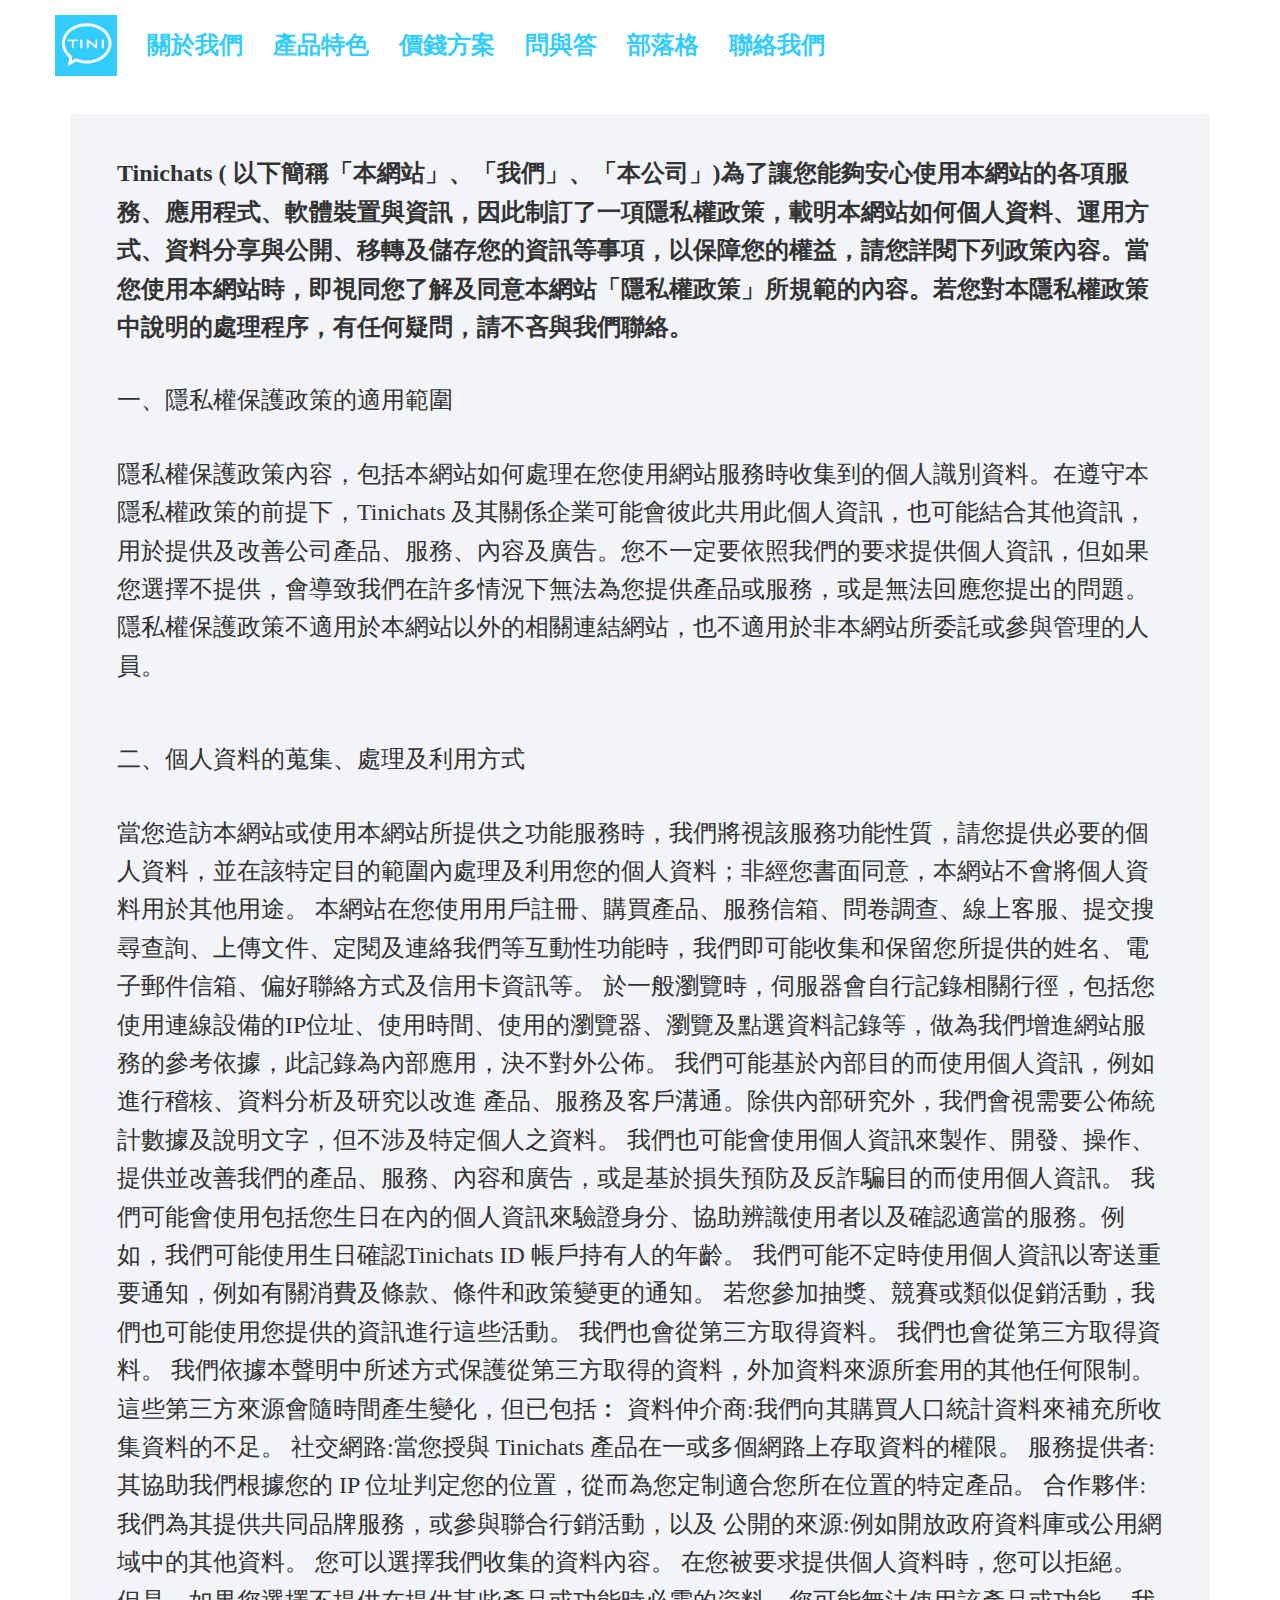
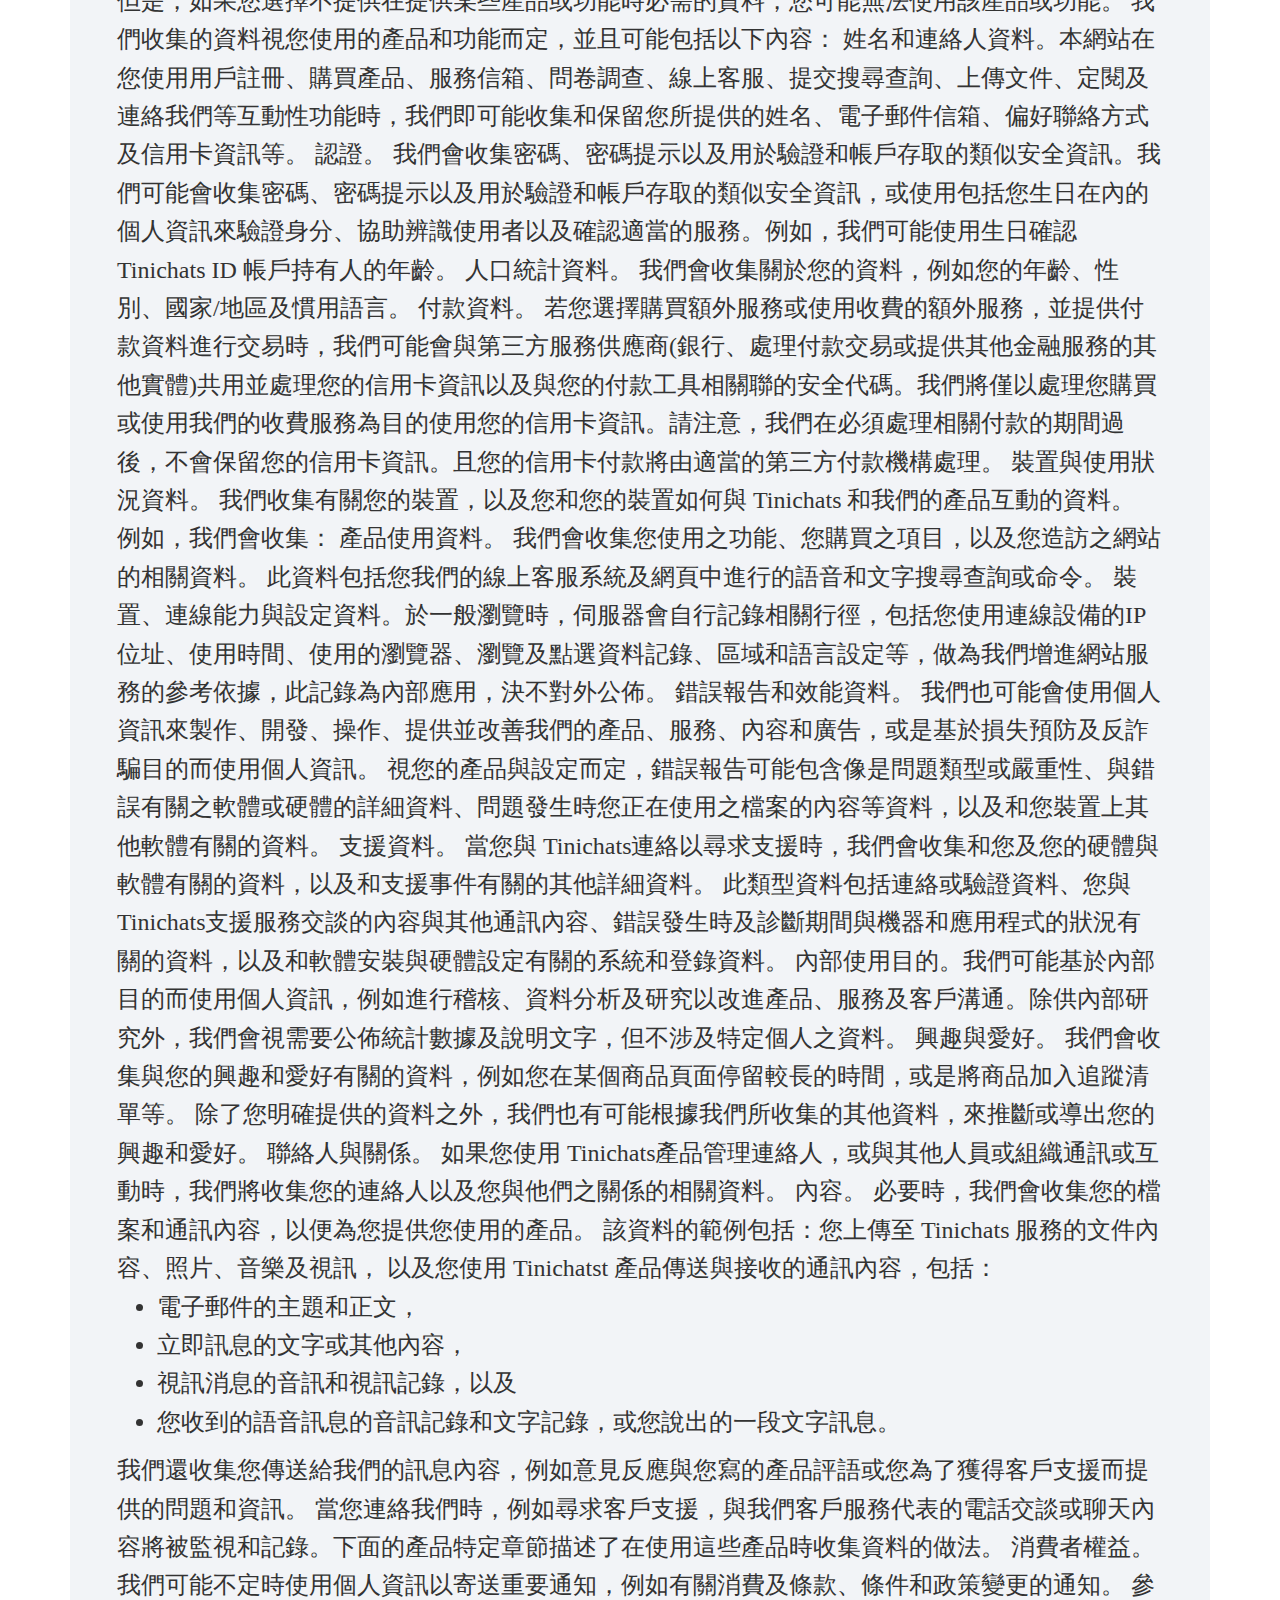
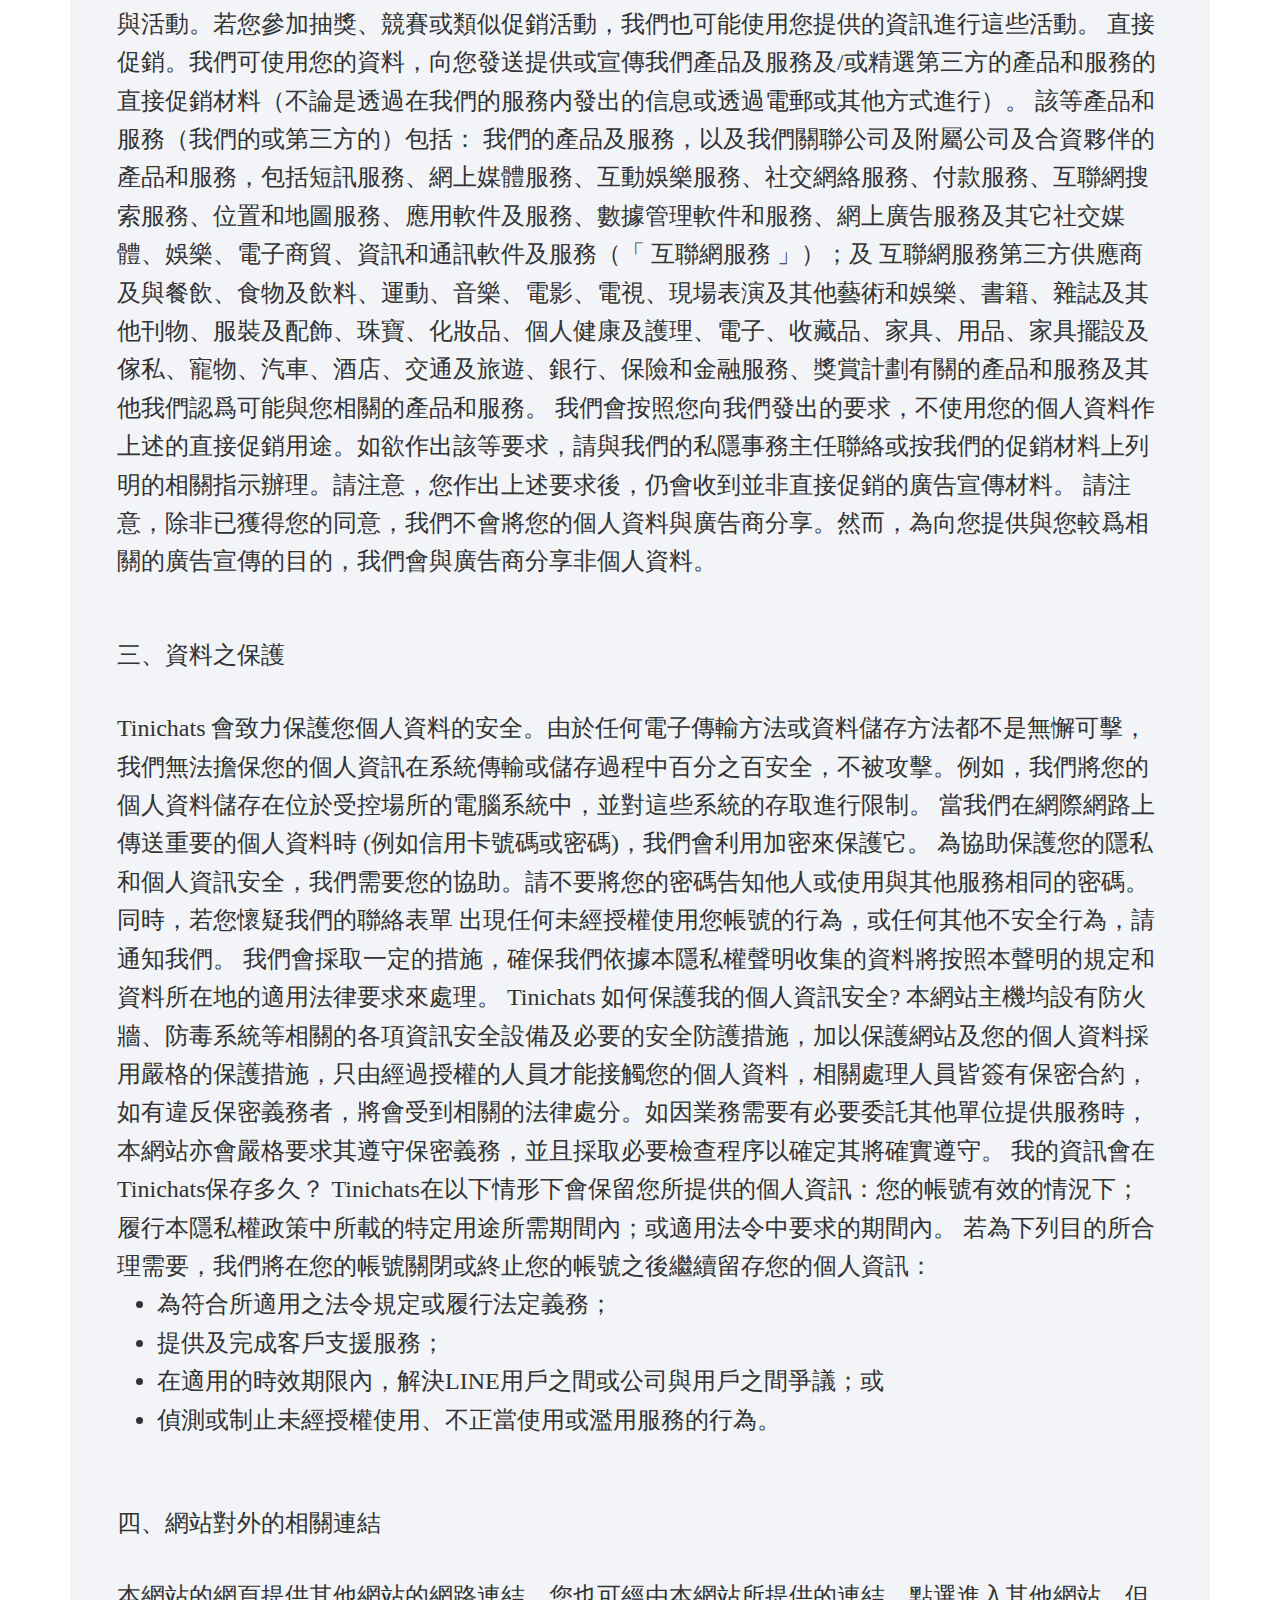
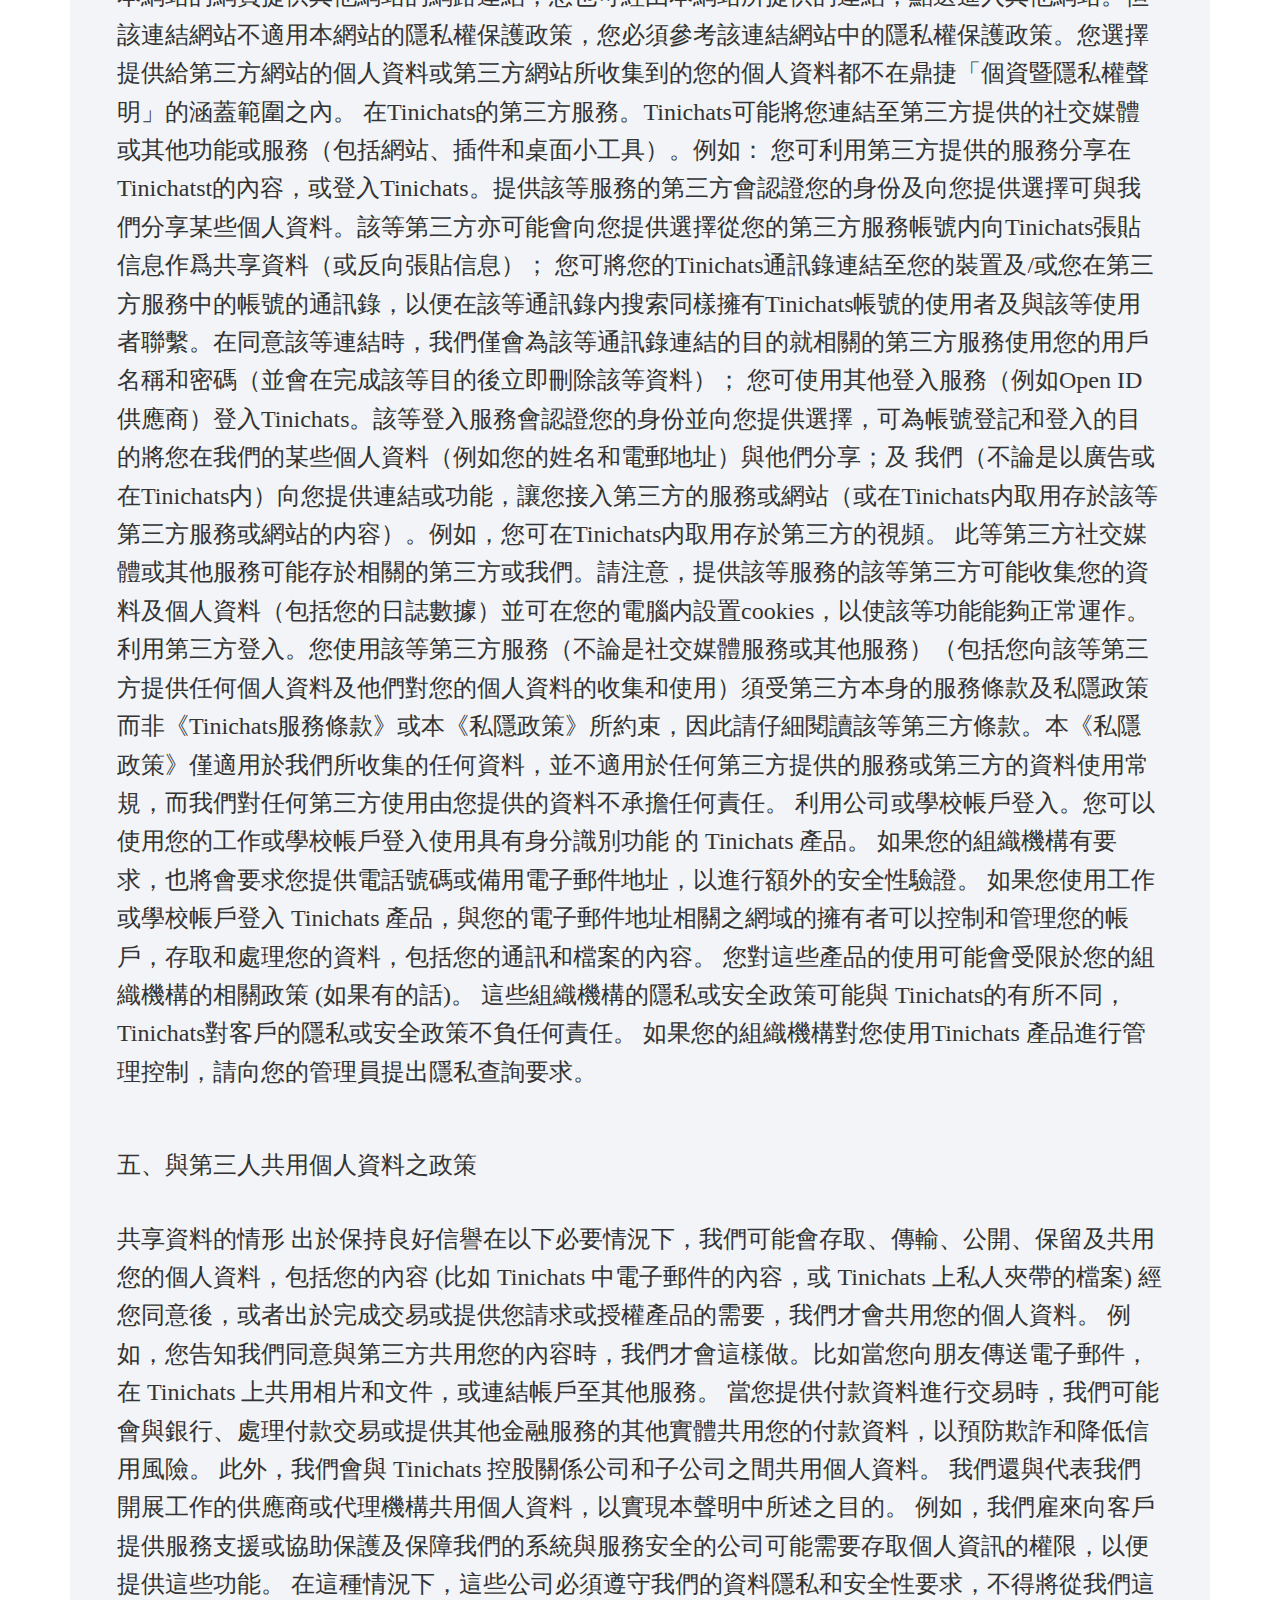
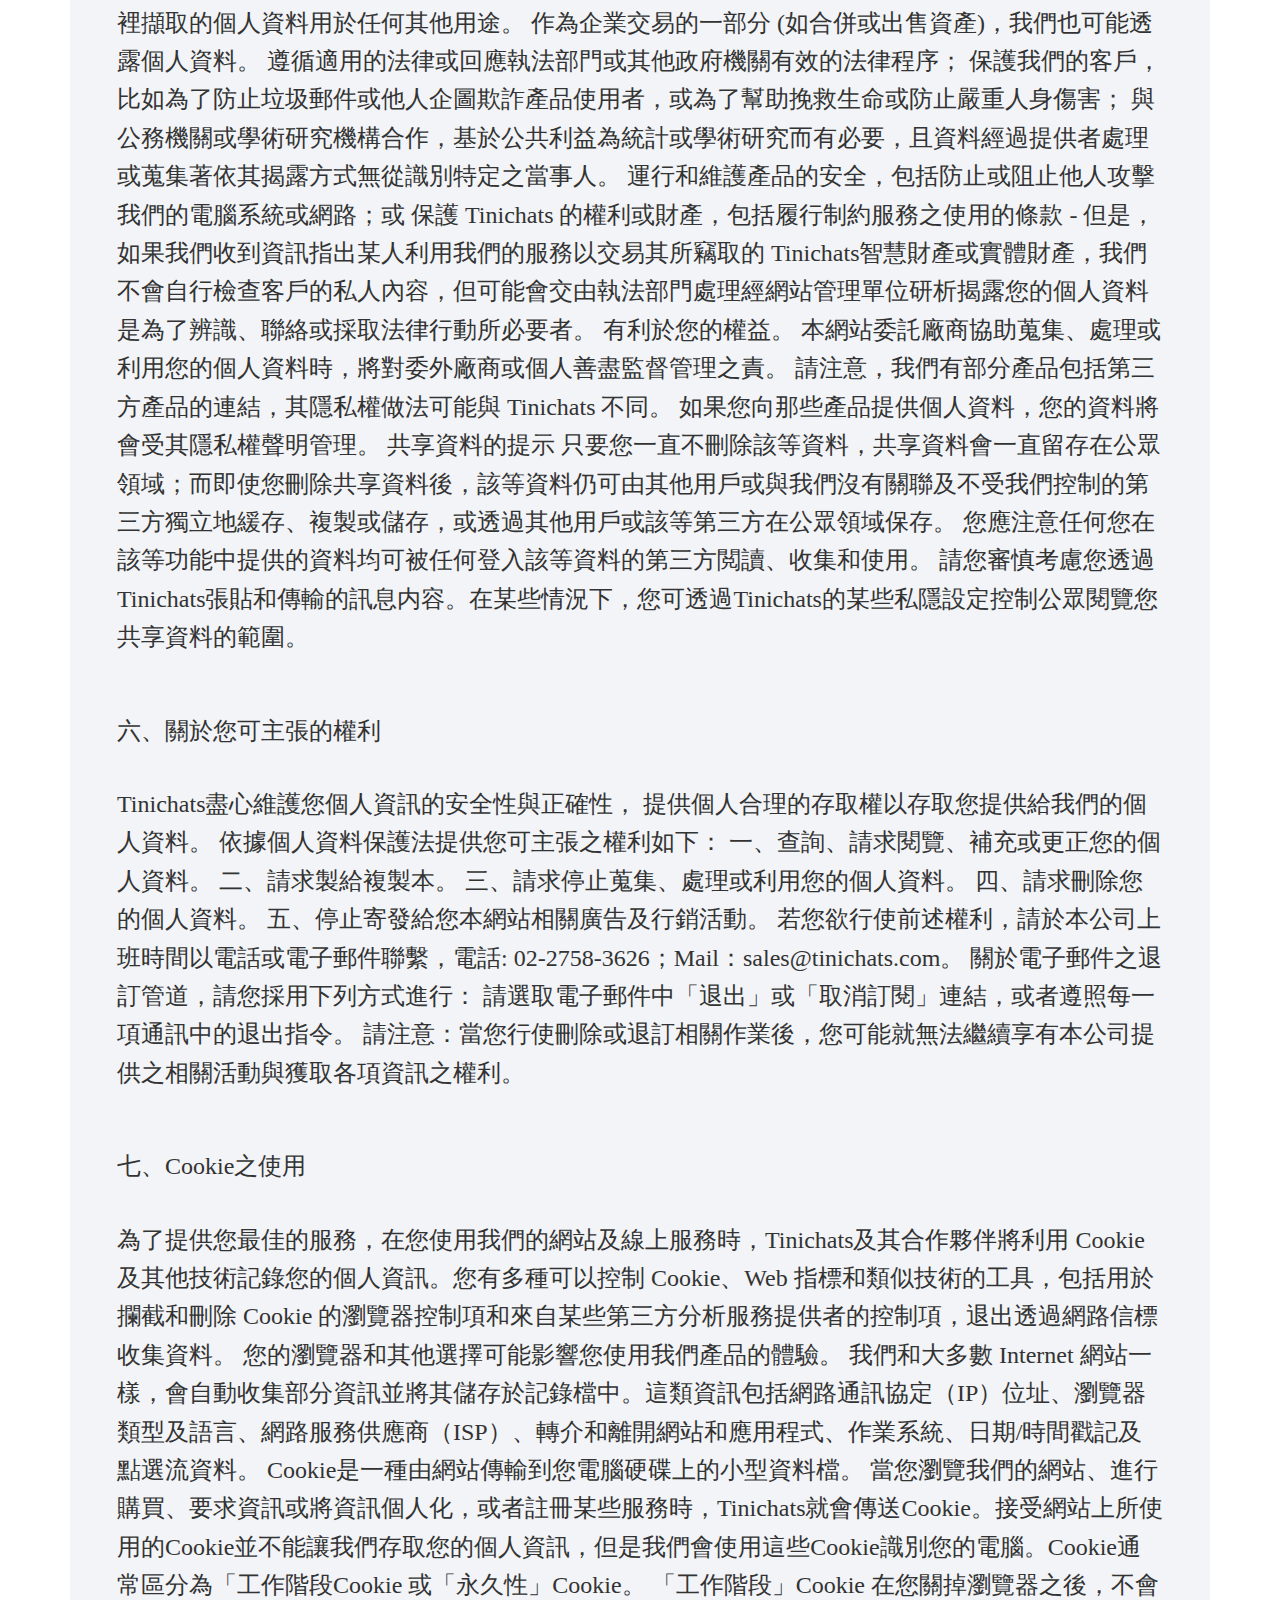
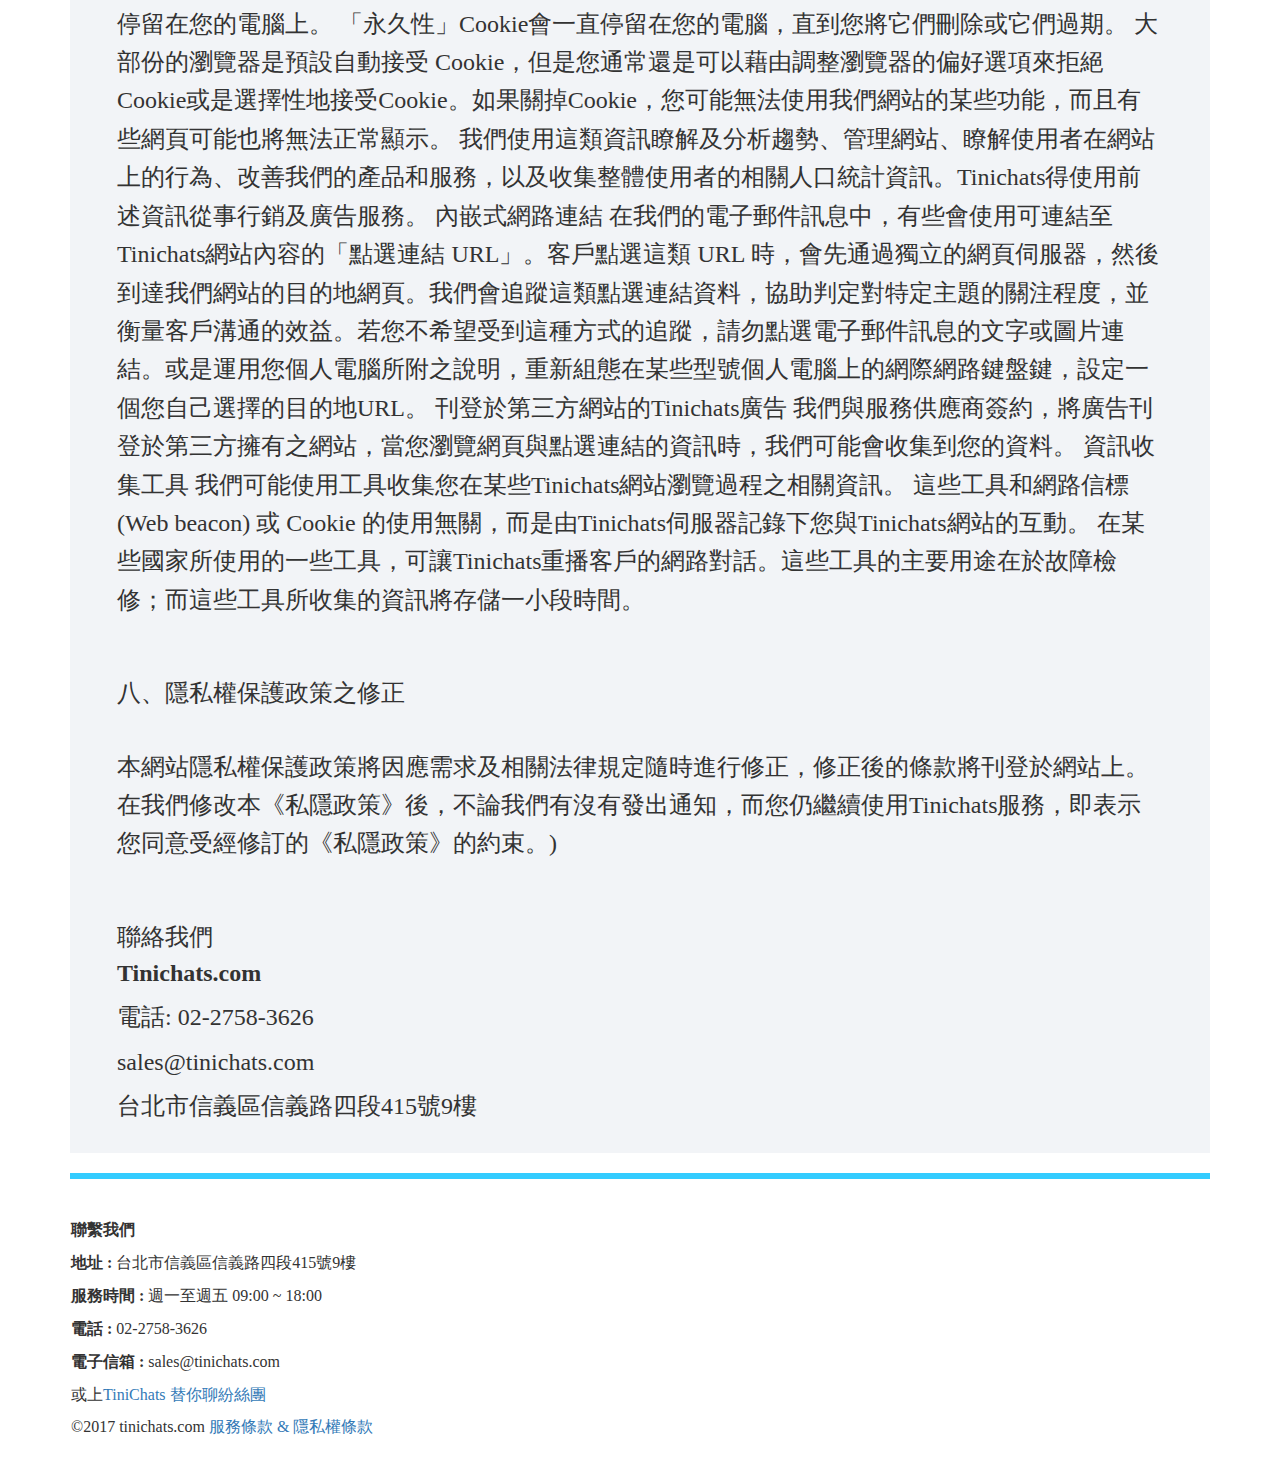
<file: privacy.html>
<!DOCTYPE html>
<html lang="en">
  <head>
    <meta charset="utf-8">
    <meta http-equiv="X-UA-Compatible" content="IE=edge">
    <meta name="viewport" content="width=device-width, initial-scale=1">
    <title>Tinichats 隱私權條款</title>

    <link rel="stylesheet" href="https://maxcdn.bootstrapcdn.com/bootstrap/3.3.7/css/bootstrap.min.css">
    <link rel="stylesheet" href="https://maxcdn.bootstrapcdn.com/font-awesome/4.4.0/css/font-awesome.min.css">
    <link rel="icon" href="assets/images/tab.png" />
    <link rel="stylesheet" href="assets/css/index.css">
	<script src="https://ajax.googleapis.com/ajax/libs/jquery/3.2.1/jquery.min.js"></script>
	<script src="assets/js/style.js"></script>


  </head>
  <body>
	  <!-- nav bar -->

      <nav class="navbar navbar-inverse navbar-fixed-top" id="topnav">
        <div class="container">
          <div class="row">
          <div class="navbar-header">
            <button type="button" class="navbar-toggle" data-toggle="collapse" data-target="#myNavbar" >
              <span class="icon-bar"></span>
              <span class="icon-bar"></span>
              <span class="icon-bar"></span>
            </button>
            <a class="navbar-brand" href="#">
              <img src="assets/images/tinichats_logo_web.png"  />
            </a>
          </div>
          <div class="collapse navbar-collapse" id="myNavbar">
            <ul class="nav navbar-nav">
              <li><a href="tw.html"><strong>關於我們</strong></a></li>
              <li><a href="tw.html#featuresBlock" ><strong>產品特色</strong></a></li>
              <li><a href="Pricing.html"><strong>價錢方案</strong></a></li>
              <li><a href="faq.html" ><strong>問與答</strong></a></li>
              <li><a href="blog.html" ><strong>部落格</strong></a></li>
  			<li><a href="contact.html" ><strong>聯絡我們</strong></a></li>
            </ul>
            <ul class="nav navbar-nav navbar-right">
              <!-- <li><a href="#"><span class="glyphicon glyphicon-user"></span> Sign Up</a></li>
              <li><a href="#"><span class="glyphicon glyphicon-log-in"></span> Login</a></li> -->
            </ul>
          </div>

          </div>
        </div>
      </nav>

      <!-- nav bar ends -->




    <div class="container">
      <div>
        <div id="PrivacyTop">
          <div id="CaptionCenter">
  				Tinichats隱私權條款
        </div>
      </div>

      <div id="BottomContent">
        <div id="PrivacySub" class="paragraph">
  			   Tinichats ( 以下簡稱「本網站」、「我們」、「本公司」)為了讓您能夠安心使用本網站的各項服務、應用程式、軟體裝置與資訊，因此制訂了一項隱私權政策，載明本網站如何個人資料、運用方式、資料分享與公開、移轉及儲存您的資訊等事項，以保障您的權益，請您詳閱下列政策內容。當您使用本網站時，即視同您了解及同意本網站「隱私權政策」所規範的內容。若您對本隱私權政策中說明的處理程序，有任何疑問，請不吝與我們聯絡。
        </div>
        <br/>
  				<div class="paragraph">	一、隱私權保護政策的適用範圍</div>
          <br/>
          <div class="paragraph">
  			隱私權保護政策內容，包括本網站如何處理在您使用網站服務時收集到的個人識別資料。在遵守本隱私權政策的前提下，Tinichats 及其關係企業可能會彼此共用此個人資訊，也可能結合其他資訊，用於提供及改善公司產品、服務、內容及廣告。您不一定要依照我們的要求提供個人資訊，但如果您選擇不提供，會導致我們在許多情況下無法為您提供產品或服務，或是無法回應您提出的問題。隱私權保護政策不適用於本網站以外的相關連結網站，也不適用於非本網站所委託或參與管理的人員。
        </div>
        <br/>
          <br/>
  				<div class="paragraph">	二、個人資料的蒐集、處理及利用方式</div>
            <br/>
          <div class="paragraph">
  			當您造訪本網站或使用本網站所提供之功能服務時，我們將視該服務功能性質，請您提供必要的個人資料，並在該特定目的範圍內處理及利用您的個人資料；非經您書面同意，本網站不會將個人資料用於其他用途。
  			本網站在您使用用戶註冊、購買產品、服務信箱、問卷調查、線上客服、提交搜尋查詢、上傳文件、定閱及連絡我們等互動性功能時，我們即可能收集和保留您所提供的姓名、電子郵件信箱、偏好聯絡方式及信用卡資訊等。
  			於一般瀏覽時，伺服器會自行記錄相關行徑，包括您使用連線設備的IP位址、使用時間、使用的瀏覽器、瀏覽及點選資料記錄等，做為我們增進網站服務的參考依據，此記錄為內部應用，決不對外公佈。
  			我們可能基於內部目的而使用個人資訊，例如進行稽核、資料分析及研究以改進 產品、服務及客戶溝通。除供內部研究外，我們會視需要公佈統計數據及說明文字，但不涉及特定個人之資料。
  			我們也可能會使用個人資訊來製作、開發、操作、提供並改善我們的產品、服務、內容和廣告，或是基於損失預防及反詐騙目的而使用個人資訊。
  			我們可能會使用包括您生日在內的個人資訊來驗證身分、協助辨識使用者以及確認適當的服務。例如，我們可能使用生日確認Tinichats ID 帳戶持有人的年齡。
  			我們可能不定時使用個人資訊以寄送重要通知，例如有關消費及條款、條件和政策變更的通知。
  			若您參加抽獎、競賽或類似促銷活動，我們也可能使用您提供的資訊進行這些活動。
  			我們也會從第三方取得資料。
  			我們也會從第三方取得資料。 我們依據本聲明中所述方式保護從第三方取得的資料，外加資料來源所套用的其他任何限制。 這些第三方來源會隨時間產生變化，但已包括︰
  			資料仲介商:我們向其購買人口統計資料來補充所收集資料的不足。
  			社交網路:當您授與 Tinichats 產品在一或多個網路上存取資料的權限。
  			服務提供者:其協助我們根據您的 IP 位址判定您的位置，從而為您定制適合您所在位置的特定產品。
  			合作夥伴:我們為其提供共同品牌服務，或參與聯合行銷活動，以及
  			公開的來源:例如開放政府資料庫或公用網域中的其他資料。
  			您可以選擇我們收集的資料內容。 在您被要求提供個人資料時，您可以拒絕。 但是，如果您選擇不提供在提供某些產品或功能時必需的資料，您可能無法使用該產品或功能。
  			我們收集的資料視您使用的產品和功能而定，並且可能包括以下內容：
  			姓名和連絡人資料。本網站在您使用用戶註冊、購買產品、服務信箱、問卷調查、線上客服、提交搜尋查詢、上傳文件、定閱及連絡我們等互動性功能時，我們即可能收集和保留您所提供的姓名、電子郵件信箱、偏好聯絡方式及信用卡資訊等。
  			認證。 我們會收集密碼、密碼提示以及用於驗證和帳戶存取的類似安全資訊。我們可能會收集密碼、密碼提示以及用於驗證和帳戶存取的類似安全資訊，或使用包括您生日在內的個人資訊來驗證身分、協助辨識使用者以及確認適當的服務。例如，我們可能使用生日確認Tinichats ID 帳戶持有人的年齡。
  			人口統計資料。 我們會收集關於您的資料，例如您的年齡、性別、國家/地區及慣用語言。
  			付款資料。 若您選擇購買額外服務或使用收費的額外服務，並提供付款資料進行交易時，我們可能會與第三方服務供應商(銀行、處理付款交易或提供其他金融服務的其他實體)共用並處理您的信用卡資訊以及與您的付款工具相關聯的安全代碼。我們將僅以處理您購買或使用我們的收費服務為目的使用您的信用卡資訊。請注意，我們在必須處理相關付款的期間過後，不會保留您的信用卡資訊。且您的信用卡付款將由適當的第三方付款機構處理。
  			裝置與使用狀況資料。 我們收集有關您的裝置，以及您和您的裝置如何與 Tinichats 和我們的產品互動的資料。 例如，我們會收集：
  			產品使用資料。 我們會收集您使用之功能、您購買之項目，以及您造訪之網站的相關資料。 此資料包括您我們的線上客服系統及網頁中進行的語音和文字搜尋查詢或命令。
  			裝置、連線能力與設定資料。於一般瀏覽時，伺服器會自行記錄相關行徑，包括您使用連線設備的IP位址、使用時間、使用的瀏覽器、瀏覽及點選資料記錄、區域和語言設定等，做為我們增進網站服務的參考依據，此記錄為內部應用，決不對外公佈。
  			錯誤報告和效能資料。 我們也可能會使用個人資訊來製作、開發、操作、提供並改善我們的產品、服務、內容和廣告，或是基於損失預防及反詐騙目的而使用個人資訊。 視您的產品與設定而定，錯誤報告可能包含像是問題類型或嚴重性、與錯誤有關之軟體或硬體的詳細資料、問題發生時您正在使用之檔案的內容等資料，以及和您裝置上其他軟體有關的資料。
  			支援資料。 當您與 Tinichats連絡以尋求支援時，我們會收集和您及您的硬體與軟體有關的資料，以及和支援事件有關的其他詳細資料。 此類型資料包括連絡或驗證資料、您與 Tinichats支援服務交談的內容與其他通訊內容、錯誤發生時及診斷期間與機器和應用程式的狀況有關的資料，以及和軟體安裝與硬體設定有關的系統和登錄資料。
  			內部使用目的。我們可能基於內部目的而使用個人資訊，例如進行稽核、資料分析及研究以改進產品、服務及客戶溝通。除供內部研究外，我們會視需要公佈統計數據及說明文字，但不涉及特定個人之資料。
  			興趣與愛好。 我們會收集與您的興趣和愛好有關的資料，例如您在某個商品頁面停留較長的時間，或是將商品加入追蹤清單等。 除了您明確提供的資料之外，我們也有可能根據我們所收集的其他資料，來推斷或導出您的興趣和愛好。
  			聯絡人與關係。 如果您使用 Tinichats產品管理連絡人，或與其他人員或組織通訊或互動時，我們將收集您的連絡人以及您與他們之關係的相關資料。
  			內容。 必要時，我們會收集您的檔案和通訊內容，以便為您提供您使用的產品。 該資料的範例包括：您上傳至 Tinichats 服務的文件內容、照片、音樂及視訊，
        以及您使用 Tinichatst 產品傳送與接收的通訊內容，包括：
  			<ul>
          <li> 電子郵件的主題和正文，</li>
  			<li>立即訊息的文字或其他內容，</li>
  			<li>視訊消息的音訊和視訊記錄，以及</li>
  			<li>您收到的語音訊息的音訊記錄和文字記錄，或您說出的一段文字訊息。</li>
      </ul>
  			我們還收集您傳送給我們的訊息內容，例如意見反應與您寫的產品評語或您為了獲得客戶支援而提供的問題和資訊。 當您連絡我們時，例如尋求客戶支援，與我們客戶服務代表的電話交談或聊天內容將被監視和記錄。下面的產品特定章節描述了在使用這些產品時收集資料的做法。
  			消費者權益。我們可能不定時使用個人資訊以寄送重要通知，例如有關消費及條款、條件和政策變更的通知。
  			參與活動。若您參加抽獎、競賽或類似促銷活動，我們也可能使用您提供的資訊進行這些活動。

  			直接促銷。我們可使用您的資料，向您發送提供或宣傳我們產品及服務及/或精選第三方的產品和服務的直接促銷材料（不論是透過在我們的服務内發出的信息或透過電郵或其他方式進行）。
  			該等產品和服務（我們的或第三方的）包括：
  			我們的產品及服務，以及我們關聯公司及附屬公司及合資夥伴的產品和服務，包括短訊服務、網上媒體服務、互動娛樂服務、社交網絡服務、付款服務、互聯網搜索服務、位置和地圖服務、應用軟件及服務、數據管理軟件和服務、網上廣告服務及其它社交媒體、娛樂、電子商貿、資訊和通訊軟件及服務（「 互聯網服務 」）；及
  			互聯網服務第三方供應商及與餐飲、食物及飲料、運動、音樂、電影、電視、現場表演及其他藝術和娛樂、書籍、雜誌及其他刊物、服裝及配飾、珠寶、化妝品、個人健康及護理、電子、收藏品、家具、用品、家具擺設及傢私、寵物、汽車、酒店、交通及旅遊、銀行、保險和金融服務、獎賞計劃有關的產品和服務及其他我們認爲可能與您相關的產品和服務。
  			我們會按照您向我們發出的要求，不使用您的個人資料作上述的直接促銷用途。如欲作出該等要求，請與我們的私隱事務主任聯絡或按我們的促銷材料上列明的相關指示辦理。請注意，您作出上述要求後，仍會收到並非直接促銷的廣告宣傳材料。
  			請注意，除非已獲得您的同意，我們不會將您的個人資料與廣告商分享。然而，為向您提供與您較爲相關的廣告宣傳的目的，我們會與廣告商分享非個人資料。
        </div>
  <br/>
  <br/>
  				<div class="paragraph">	三、資料之保護</div>
          <br/>
          <div class="paragraph">
  			Tinichats 會致力保護您個人資料的安全。由於任何電子傳輸方法或資料儲存方法都不是無懈可擊，我們無法擔保您的個人資訊在系統傳輸或儲存過程中百分之百安全，不被攻擊。例如，我們將您的個人資料儲存在位於受控場所的電腦系統中，並對這些系統的存取進行限制。 當我們在網際網路上傳送重要的個人資料時 (例如信用卡號碼或密碼)，我們會利用加密來保護它。
  			為協助保護您的隱私和個人資訊安全，我們需要您的協助。請不要將您的密碼告知他人或使用與其他服務相同的密碼。同時，若您懷疑我們的聯絡表單  出現任何未經授權使用您帳號的行為，或任何其他不安全行為，請通知我們。
  			我們會採取一定的措施，確保我們依據本隱私權聲明收集的資料將按照本聲明的規定和資料所在地的適用法律要求來處理。

  			Tinichats 如何保護我的個人資訊安全?

  			本網站主機均設有防火牆、防毒系統等相關的各項資訊安全設備及必要的安全防護措施，加以保護網站及您的個人資料採用嚴格的保護措施，只由經過授權的人員才能接觸您的個人資料，相關處理人員皆簽有保密合約，如有違反保密義務者，將會受到相關的法律處分。如因業務需要有必要委託其他單位提供服務時，本網站亦會嚴格要求其遵守保密義務，並且採取必要檢查程序以確定其將確實遵守。

  			我的資訊會在Tinichats保存多久？
  			Tinichats在以下情形下會保留您所提供的個人資訊：您的帳號有效的情況下；履行本隱私權政策中所載的特定用途所需期間內；或適用法令中要求的期間內。
  			若為下列目的所合理需要，我們將在您的帳號關閉或終止您的帳號之後繼續留存您的個人資訊：
        <ul>
          <li>為符合所適用之法令規定或履行法定義務；</li>
  			  <li>提供及完成客戶支援服務；</li>
  			  <li>在適用的時效期限內，解決LINE用戶之間或公司與用戶之間爭議；或</li>
  			  <li>偵測或制止未經授權使用、不正當使用或濫用服務的行為。</li>
        </ul>
        </div>
  			<br/>
  			<br/>

  				<div class="paragraph">	四、網站對外的相關連結</div>
          <br/>
          <div class="paragraph">
  			本網站的網頁提供其他網站的網路連結，您也可經由本網站所提供的連結，點選進入其他網站。但該連結網站不適用本網站的隱私權保護政策，您必須參考該連結網站中的隱私權保護政策。您選擇提供給第三方網站的個人資料或第三方網站所收集到的您的個人資料都不在鼎捷「個資暨隱私權聲明」的涵蓋範圍之內。

  			在Tinichats的第三方服務。Tinichats可能將您連結至第三方提供的社交媒體或其他功能或服務（包括網站、插件和桌面小工具）。例如：
  			您可利用第三方提供的服務分享在Tinichatst的內容，或登入Tinichats。提供該等服務的第三方會認證您的身份及向您提供選擇可與我們分享某些個人資料。該等第三方亦可能會向您提供選擇從您的第三方服務帳號内向Tinichats張貼信息作爲共享資料（或反向張貼信息）；
  			您可將您的Tinichats通訊錄連結至您的裝置及/或您在第三方服務中的帳號的通訊錄，以便在該等通訊錄内搜索同樣擁有Tinichats帳號的使用者及與該等使用者聯繫。在同意該等連結時，我們僅會為該等通訊錄連結的目的就相關的第三方服務使用您的用戶名稱和密碼（並會在完成該等目的後立即刪除該等資料）；
  			您可使用其他登入服務（例如Open ID供應商）登入Tinichats。該等登入服務會認證您的身份並向您提供選擇，可為帳號登記和登入的目的將您在我們的某些個人資料（例如您的姓名和電郵地址）與他們分享；及
  			我們（不論是以廣告或在Tinichats内）向您提供連結或功能，讓您接入第三方的服務或網站（或在Tinichats内取用存於該等第三方服務或網站的内容）。例如，您可在Tinichats内取用存於第三方的視頻。
  			此等第三方社交媒體或其他服務可能存於相關的第三方或我們。請注意，提供該等服務的該等第三方可能收集您的資料及個人資料（包括您的日誌數據）並可在您的電腦内設置cookies，以使該等功能能夠正常運作。
  			利用第三方登入。您使用該等第三方服務（不論是社交媒體服務或其他服務）（包括您向該等第三方提供任何個人資料及他們對您的個人資料的收集和使用）須受第三方本身的服務條款及私隱政策而非《Tinichats服務條款》或本《私隱政策》所約束，因此請仔細閱讀該等第三方條款。本《私隱政策》僅適用於我們所收集的任何資料，並不適用於任何第三方提供的服務或第三方的資料使用常規，而我們對任何第三方使用由您提供的資料不承擔任何責任。
  			利用公司或學校帳戶登入。您可以使用您的工作或學校帳戶登入使用具有身分識別功能 的 Tinichats 產品。 如果您的組織機構有要求，也將會要求您提供電話號碼或備用電子郵件地址，以進行額外的安全性驗證。 如果您使用工作或學校帳戶登入 Tinichats 產品，與您的電子郵件地址相關之網域的擁有者可以控制和管理您的帳戶，存取和處理您的資料，包括您的通訊和檔案的內容。 您對這些產品的使用可能會受限於您的組織機構的相關政策 (如果有的話)。 這些組織機構的隱私或安全政策可能與 Tinichats的有所不同，Tinichats對客戶的隱私或安全政策不負任何責任。 如果您的組織機構對您使用Tinichats 產品進行管理控制，請向您的管理員提出隱私查詢要求。
      </div>
  			<br/>
  			<br/>
  			<div class="paragraph">		五、與第三人共用個人資料之政策</div>
        <br/>
        <div class="paragraph">
  			共享資料的情形
  			出於保持良好信譽在以下必要情況下，我們可能會存取、傳輸、公開、保留及共用您的個人資料，包括您的內容 (比如 Tinichats  中電子郵件的內容，或 Tinichats 上私人夾帶的檔案)
  			經您同意後，或者出於完成交易或提供您請求或授權產品的需要，我們才會共用您的個人資料。 例如，您告知我們同意與第三方共用您的內容時，我們才會這樣做。比如當您向朋友傳送電子郵件，在 Tinichats 上共用相片和文件，或連結帳戶至其他服務。
  			當您提供付款資料進行交易時，我們可能會與銀行、處理付款交易或提供其他金融服務的其他實體共用您的付款資料，以預防欺詐和降低信用風險。
  			此外，我們會與 Tinichats  控股關係公司和子公司之間共用個人資料。 我們還與代表我們開展工作的供應商或代理機構共用個人資料，以實現本聲明中所述之目的。 例如，我們雇來向客戶提供服務支援或協助保護及保障我們的系統與服務安全的公司可能需要存取個人資訊的權限，以便提供這些功能。 在這種情況下，這些公司必須遵守我們的資料隱私和安全性要求，不得將從我們這裡擷取的個人資料用於任何其他用途。 作為企業交易的一部分 (如合併或出售資產)，我們也可能透露個人資料。
  			遵循適用的法律或回應執法部門或其他政府機關有效的法律程序；
  			保護我們的客戶，比如為了防止垃圾郵件或他人企圖欺詐產品使用者，或為了幫助挽救生命或防止嚴重人身傷害；
  			與公務機關或學術研究機構合作，基於公共利益為統計或學術研究而有必要，且資料經過提供者處理或蒐集著依其揭露方式無從識別特定之當事人。
  			運行和維護產品的安全，包括防止或阻止他人攻擊我們的電腦系統或網路；或
  			保護 Tinichats 的權利或財產，包括履行制約服務之使用的條款 - 但是，如果我們收到資訊指出某人利用我們的服務以交易其所竊取的 Tinichats智慧財產或實體財產，我們不會自行檢查客戶的私人內容，但可能會交由執法部門處理經網站管理單位研析揭露您的個人資料是為了辨識、聯絡或採取法律行動所必要者。
  			有利於您的權益。
  			本網站委託廠商協助蒐集、處理或利用您的個人資料時，將對委外廠商或個人善盡監督管理之責。
  			請注意，我們有部分產品包括第三方產品的連結，其隱私權做法可能與 Tinichats 不同。 如果您向那些產品提供個人資料，您的資料將會受其隱私權聲明管理。


  			共享資料的提示
  			只要您一直不刪除該等資料，共享資料會一直留存在公眾領域；而即使您刪除共享資料後，該等資料仍可由其他用戶或與我們沒有關聯及不受我們控制的第三方獨立地緩存、複製或儲存，或透過其他用戶或該等第三方在公眾領域保存。
  			您應注意任何您在該等功能中提供的資料均可被任何登入該等資料的第三方閲讀、收集和使用。
  			請您審慎考慮您透過Tinichats張貼和傳輸的訊息内容。在某些情況下，您可透過Tinichats的某些私隱設定控制公眾閱覽您共享資料的範圍。
        </div>
        <br/>
  			<br/>
  				<div class="paragraph">	六、關於您可主張的權利</div><br/>
          <div class="paragraph">
  			Tinichats盡心維護您個人資訊的安全性與正確性， 提供個人合理的存取權以存取您提供給我們的個人資料。
  			依據個人資料保護法提供您可主張之權利如下：
  			一、查詢、請求閱覽、補充或更正您的個人資料。
  			二、請求製給複製本。
  			三、請求停止蒐集、處理或利用您的個人資料。
  			四、請求刪除您的個人資料。
  			五、停止寄發給您本網站相關廣告及行銷活動。

  			若您欲行使前述權利，請於本公司上班時間以電話或電子郵件聯繫，電話: 02-2758-3626；Mail：sales@tinichats.com。
  			關於電子郵件之退訂管道，請您採用下列方式進行：
  			請選取電子郵件中「退出」或「取消訂閱」連結，或者遵照每一項通訊中的退出指令。
  			請注意：當您行使刪除或退訂相關作業後，您可能就無法繼續享有本公司提供之相關活動與獲取各項資訊之權利。
        </div>
        <br/>
  			<br/>


  			<div class="paragraph">		七、Cookie之使用</div><br/>
        <div class="paragraph">
  			為了提供您最佳的服務，在您使用我們的網站及線上服務時，Tinichats及其合作夥伴將利用 Cookie 及其他技術記錄您的個人資訊。您有多種可以控制 Cookie、Web 指標和類似技術的工具，包括用於攔截和刪除 Cookie 的瀏覽器控制項和來自某些第三方分析服務提供者的控制項，退出透過網路信標收集資料。 您的瀏覽器和其他選擇可能影響您使用我們產品的體驗。
  			我們和大多數 Internet 網站一樣，會自動收集部分資訊並將其儲存於記錄檔中。這類資訊包括網路通訊協定（IP）位址、瀏覽器類型及語言、網路服務供應商（ISP）、轉介和離開網站和應用程式、作業系統、日期/時間戳記及點選流資料。
  			Cookie是一種由網站傳輸到您電腦硬碟上的小型資料檔。 當您瀏覽我們的網站、進行購買、要求資訊或將資訊個人化，或者註冊某些服務時，Tinichats就會傳送Cookie。接受網站上所使用的Cookie並不能讓我們存取您的個人資訊，但是我們會使用這些Cookie識別您的電腦。Cookie通常區分為「工作階段Cookie 或「永久性」Cookie。
  			「工作階段」Cookie 在您關掉瀏覽器之後，不會停留在您的電腦上。
  			「永久性」Cookie會一直停留在您的電腦，直到您將它們刪除或它們過期。 大部份的瀏覽器是預設自動接受 Cookie，但是您通常還是可以藉由調整瀏覽器的偏好選項來拒絕Cookie或是選擇性地接受Cookie。如果關掉Cookie，您可能無法使用我們網站的某些功能，而且有些網頁可能也將無法正常顯示。
  			我們使用這類資訊瞭解及分析趨勢、管理網站、瞭解使用者在網站上的行為、改善我們的產品和服務，以及收集整體使用者的相關人口統計資訊。Tinichats得使用前述資訊從事行銷及廣告服務。
  			內嵌式網路連結
  			在我們的電子郵件訊息中，有些會使用可連結至 Tinichats網站內容的「點選連結 URL」。客戶點選這類 URL 時，會先通過獨立的網頁伺服器，然後到達我們網站的目的地網頁。我們會追蹤這類點選連結資料，協助判定對特定主題的關注程度，並衡量客戶溝通的效益。若您不希望受到這種方式的追蹤，請勿點選電子郵件訊息的文字或圖片連結。或是運用您個人電腦所附之說明，重新組態在某些型號個人電腦上的網際網路鍵盤鍵，設定一個您自己選擇的目的地URL。
  			刊登於第三方網站的Tinichats廣告
  			我們與服務供應商簽約，將廣告刊登於第三方擁有之網站，當您瀏覽網頁與點選連結的資訊時，我們可能會收集到您的資料。
  			資訊收集工具
  			我們可能使用工具收集您在某些Tinichats網站瀏覽過程之相關資訊。 這些工具和網路信標 (Web beacon) 或 Cookie 的使用無關，而是由Tinichats伺服器記錄下您與Tinichats網站的互動。 在某些國家所使用的一些工具，可讓Tinichats重播客戶的網路對話。這些工具的主要用途在於故障檢修；而這些工具所收集的資訊將存儲一小段時間。
        </div>
        <br/>
  			<br/>

  				<div class="paragraph">	八、隱私權保護政策之修正</div><br/>
          <div class="paragraph">
  			本網站隱私權保護政策將因應需求及相關法律規定隨時進行修正，修正後的條款將刊登於網站上。

  			在我們修改本《私隱政策》後，不論我們有沒有發出通知，而您仍繼續使用Tinichats服務，即表示您同意受經修訂的《私隱政策》的約束。)
        </div>
        <br/>
        <br/>
          <div class="paragraph">
              聯絡我們
          </div>
          <p><strong>Tinichats.com</strong></p>
          <p>電話: 02-2758-3626</p>
          <p>sales@tinichats.com</p>
          <p>台北市信義區信義路四段415號9樓</p>
  </div>
</div>



  </div>
    </div>

				<!-- footer -->
               <div id="footer">
                 <div id="footerbox2" class="container">
                 <hr />
                   <div class="row">
                     <div class="col-12">
                     </br>
						 <div class="footerstyle">
                         <p><strong>聯繫我們</strong></p>
                         <p><strong>地址 :</strong> 台北市信義區信義路四段415號9樓</p>
                         <p><strong>服務時間 :</strong> 週一至週五 09:00 ~ 18:00</p>
                         <p><strong>電話 :</strong> 02-2758-3626</p>
                         <p><strong>電子信箱 :</strong> sales@tinichats.com</p>
                         <p>或上<a href="https://www.facebook.com/Tinichats-%E6%9B%BF%E4%BD%A0%E8%81%8A-1004305116338186/">TiniChats 替你聊紛絲團</a></p>
                         <p>&copy;2017 tinichats.com  
						 <a href="terms.html"　><span>服務條款 &</span></a>  
						 <a href="privacy.html"　><span >隱私權條款</span></a></p>
						 </div>
					 </div>
                 </div>
                 </div>
               </div>




    <script src="https://ajax.googleapis.com/ajax/libs/jquery/3.2.1/jquery.min.js"></script>
        <script src="https://ajax.googleapis.com/ajax/libs/jquery/1.11.3/jquery.min.js"></script>
        <script src="https://maxcdn.bootstrapcdn.com/bootstrap/3.3.7/js/bootstrap.min.js"></script>
        <script src="https://code.jquery.com/jquery-1.10.2.js"></script>



</body>
</html>
</file>
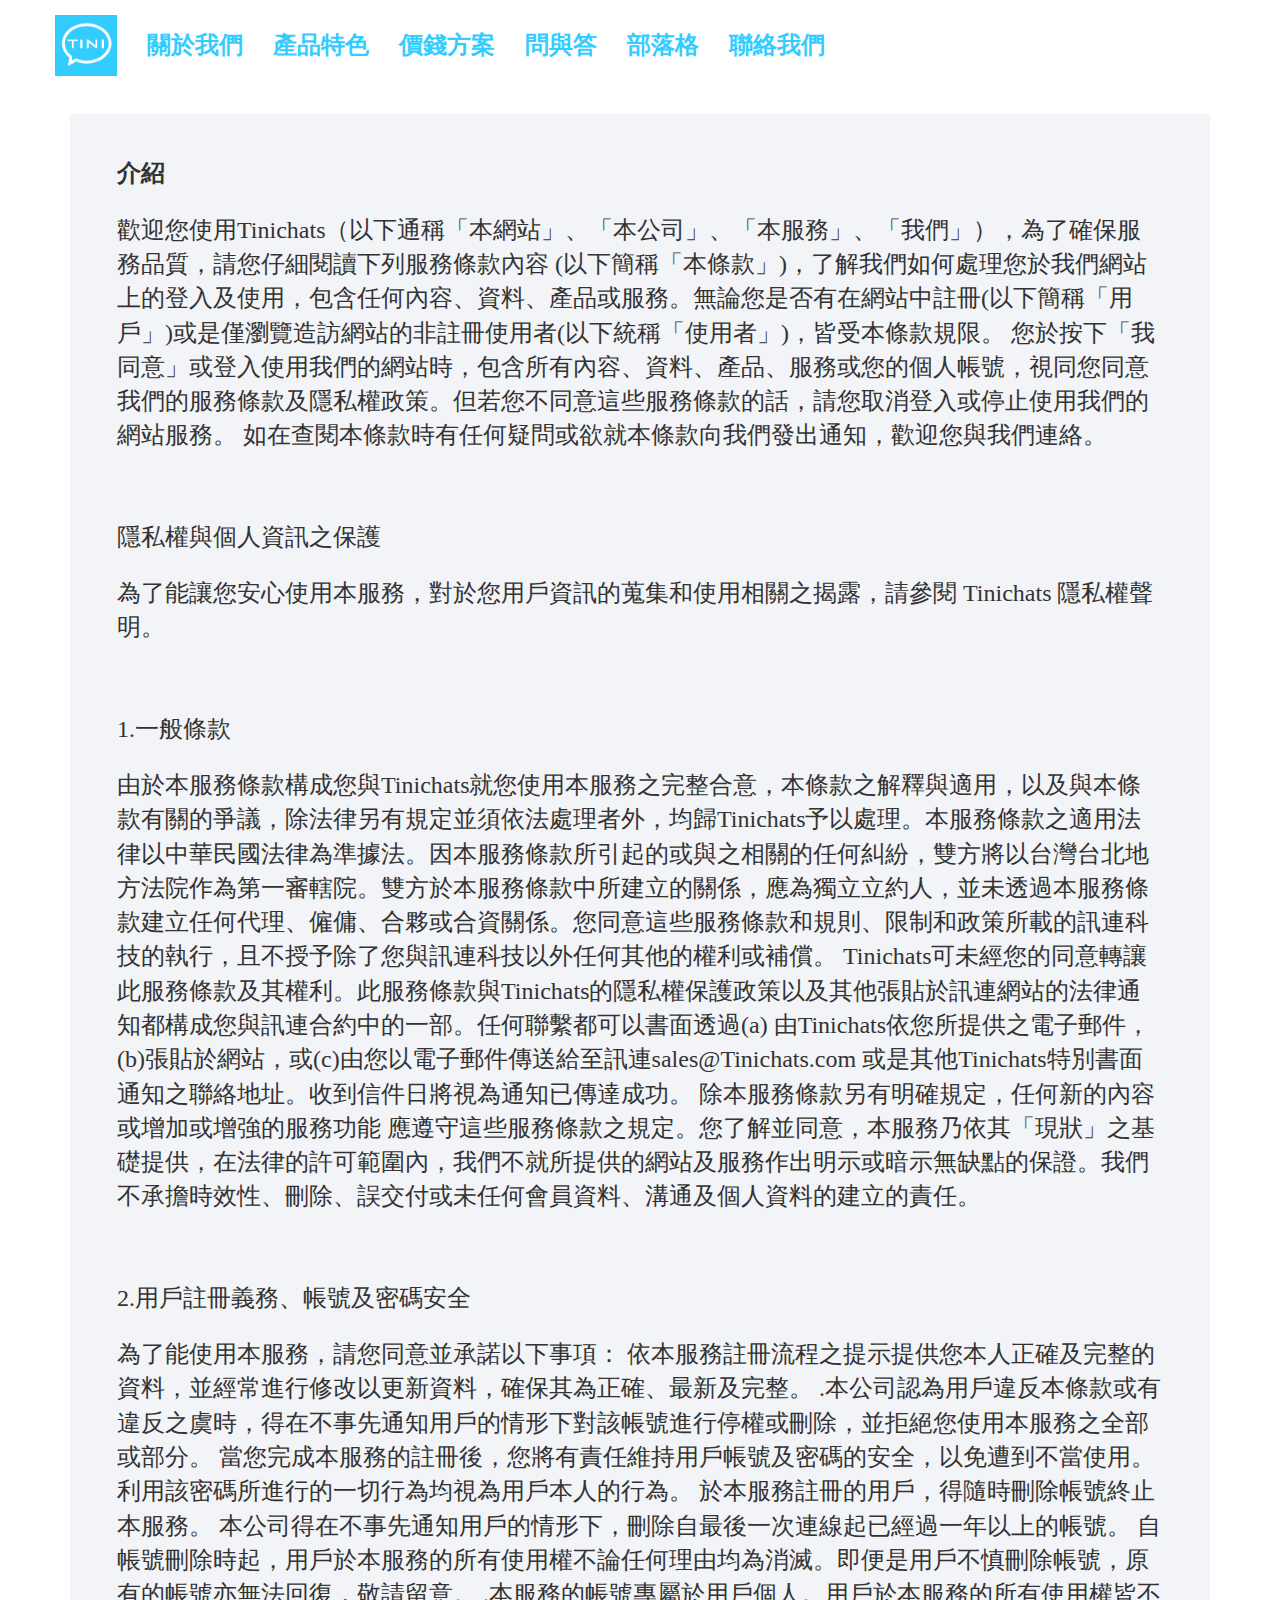
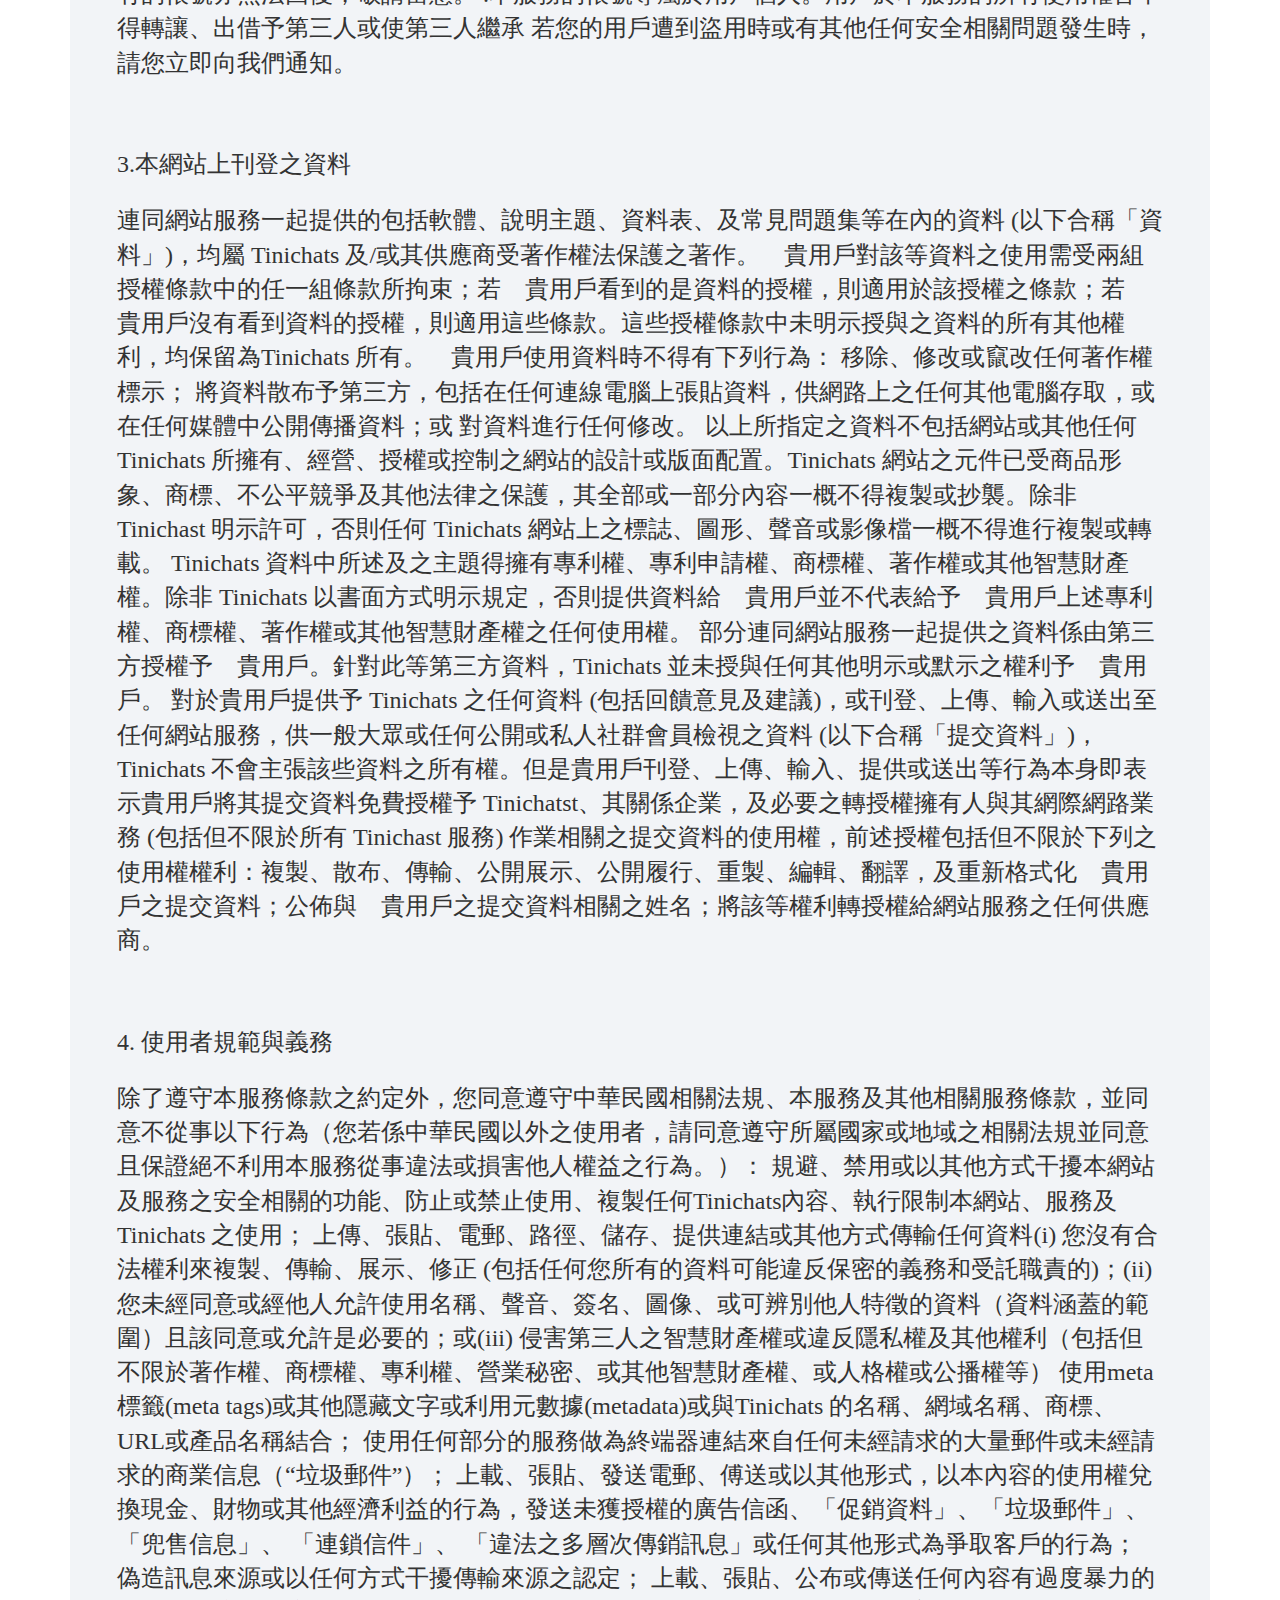
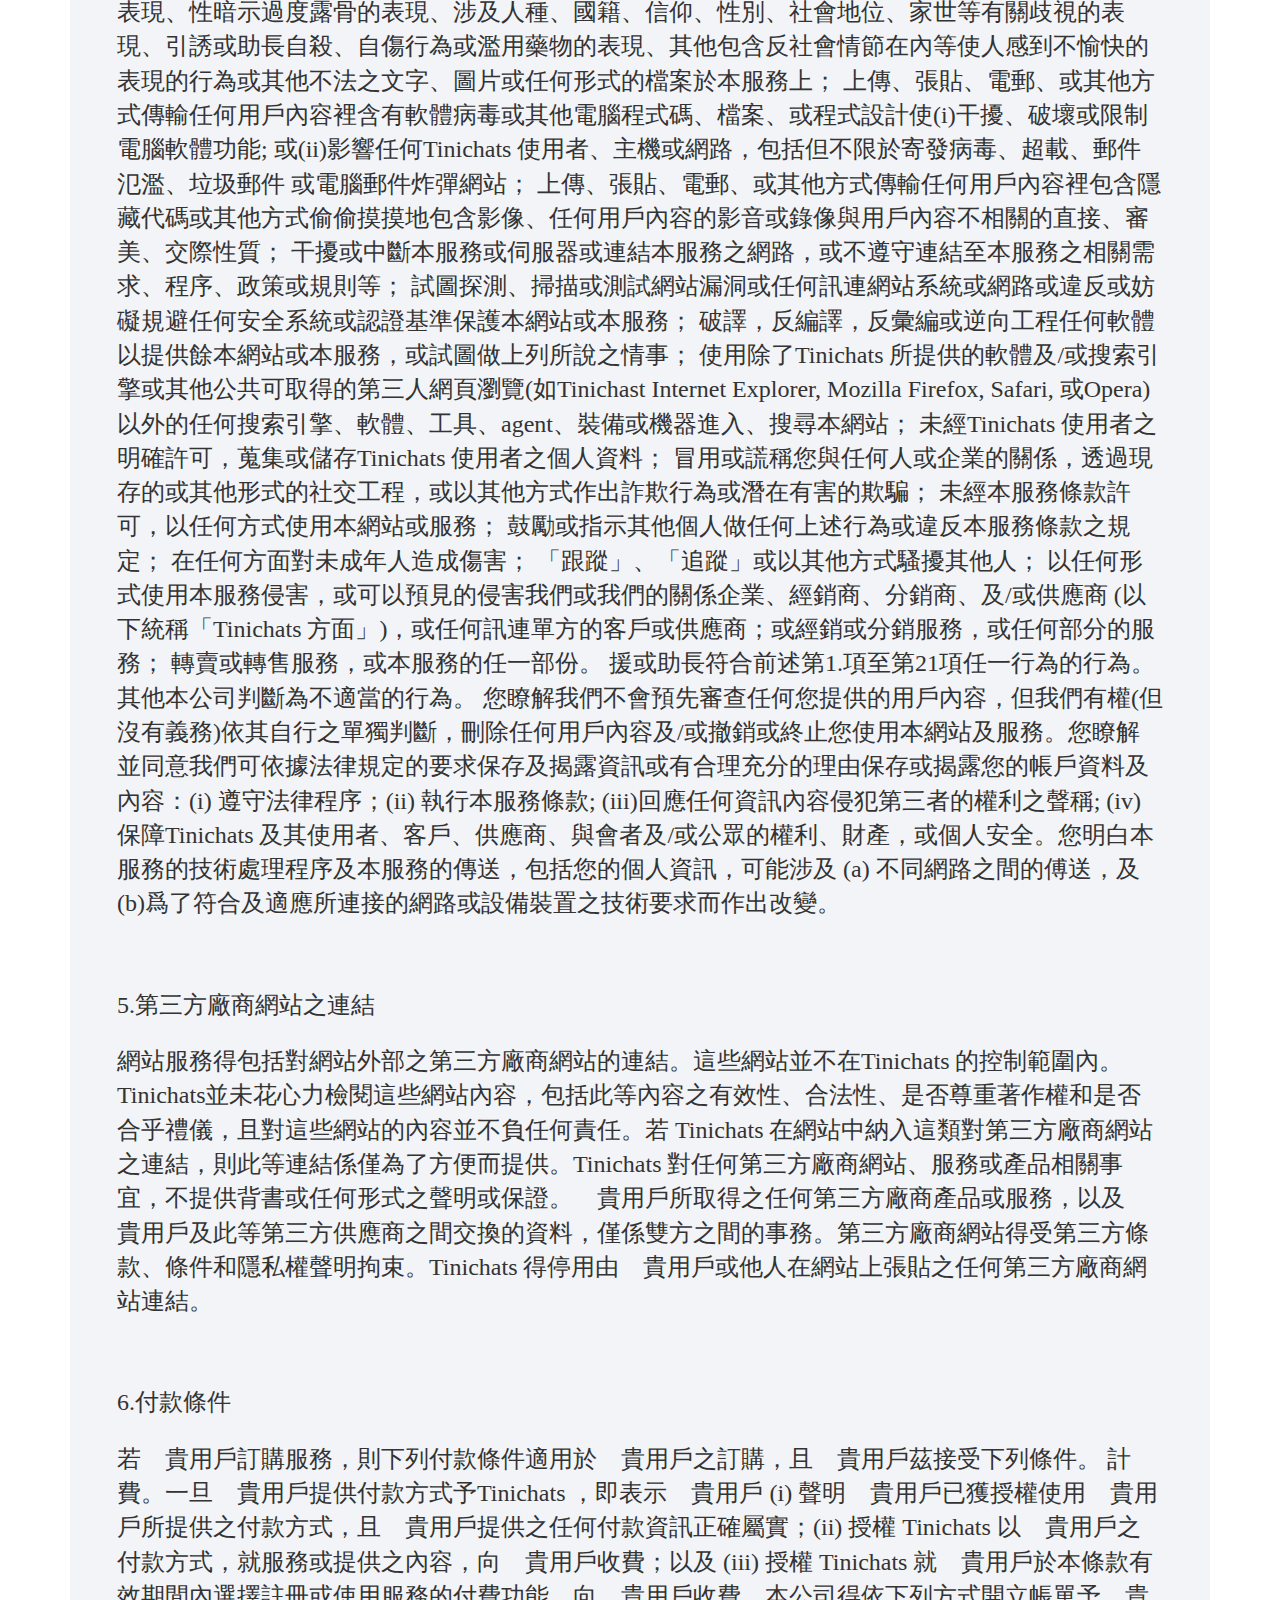
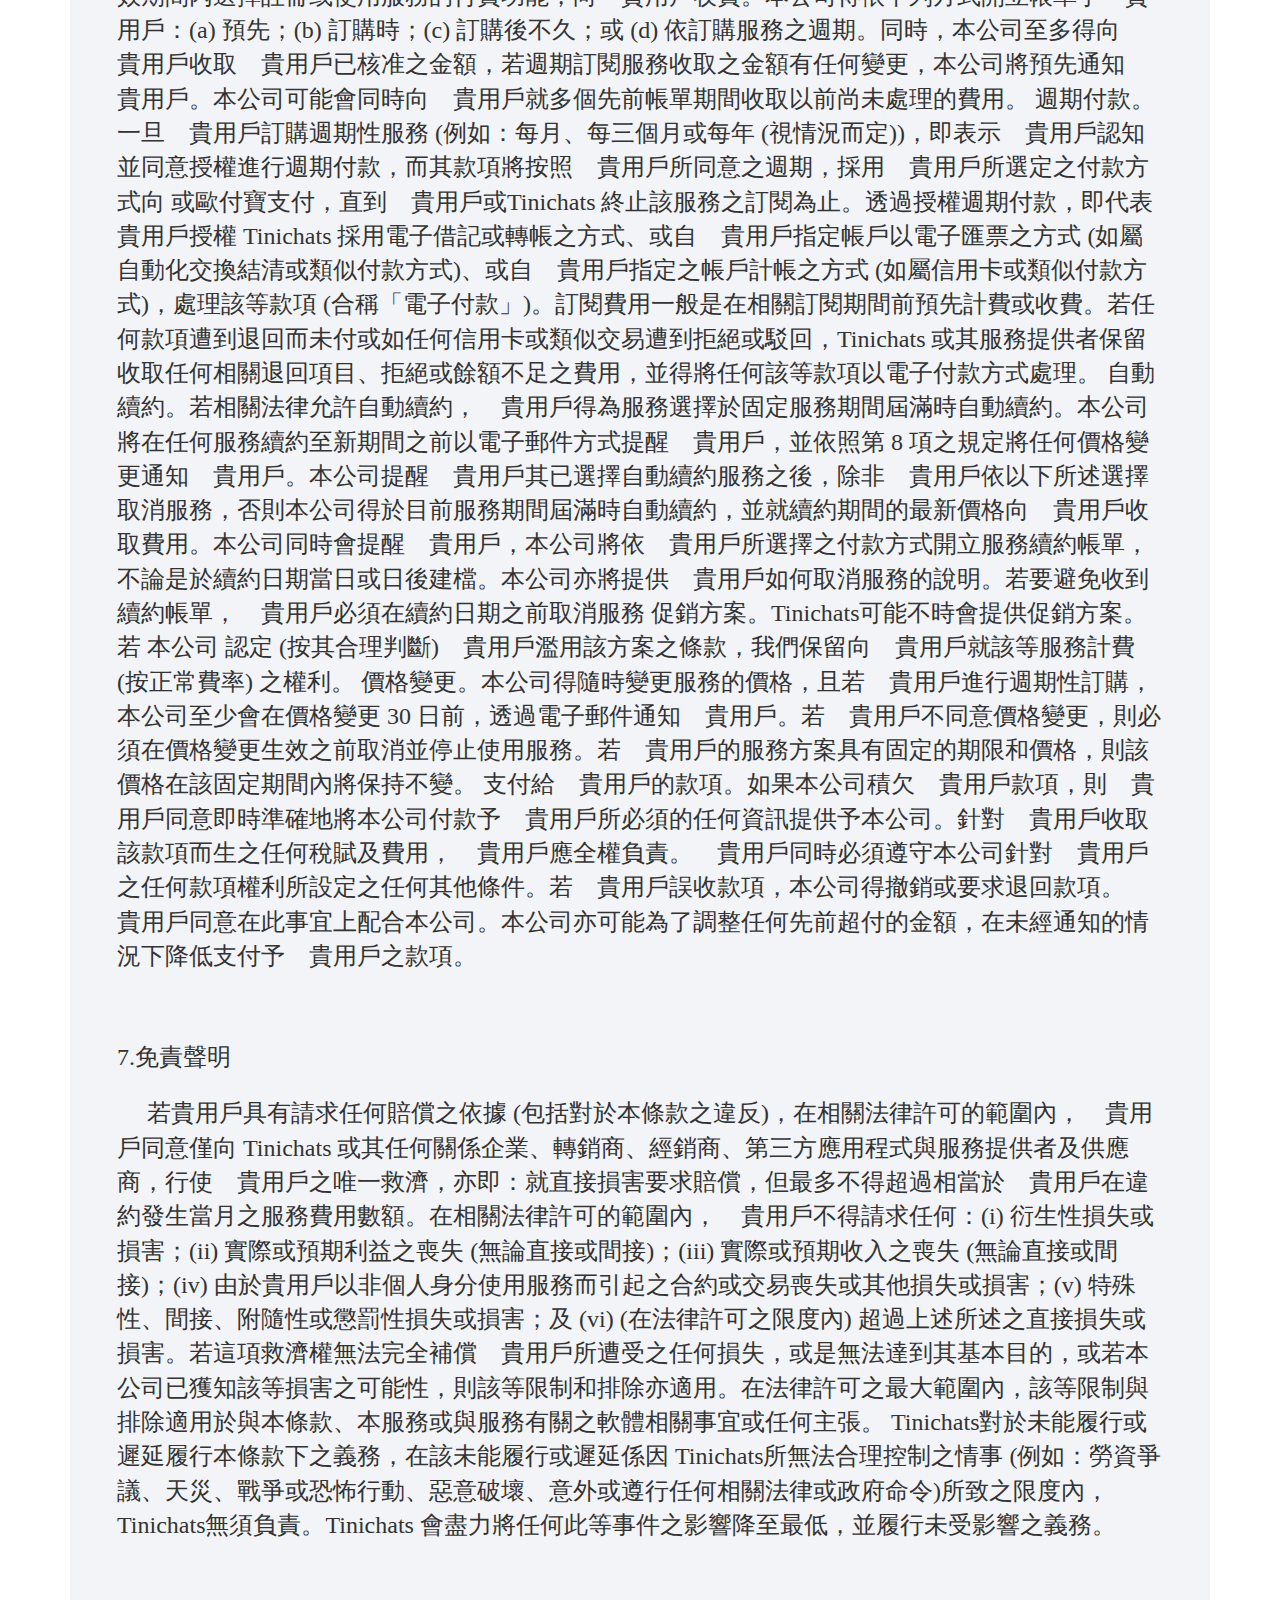
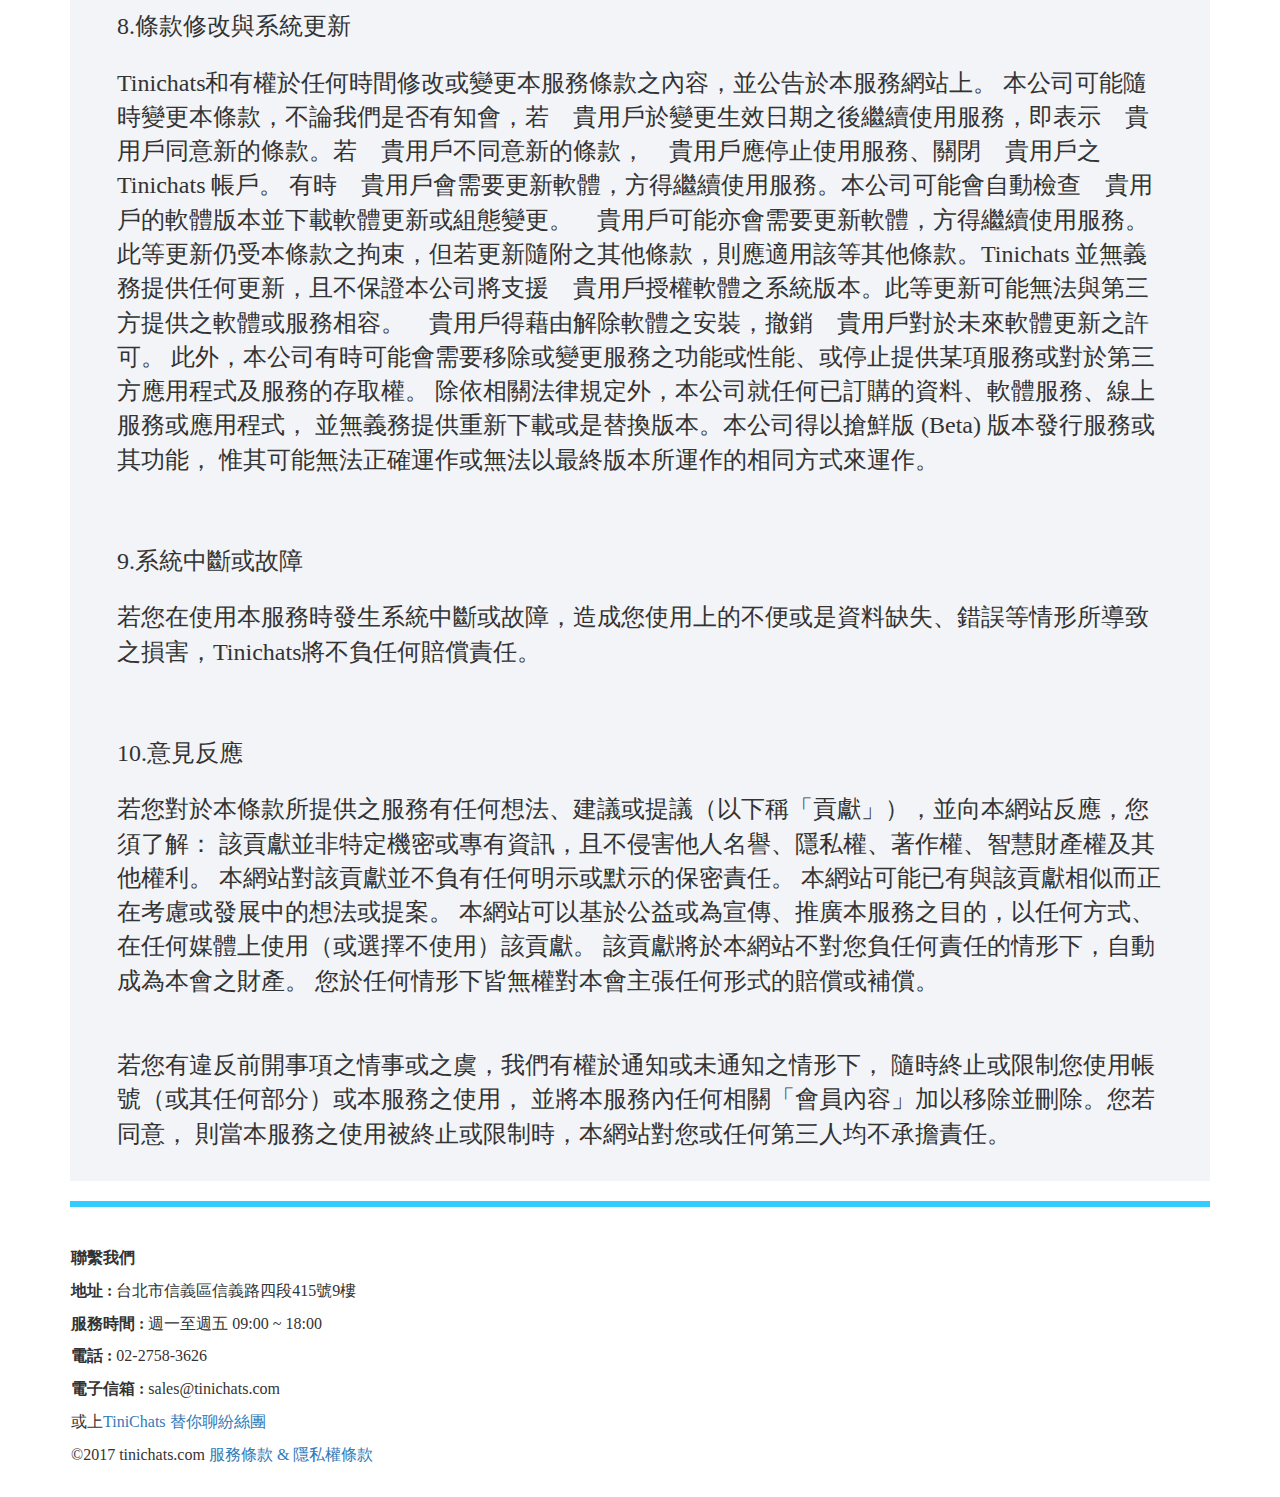
<file: terms.html>
<!DOCTYPE html>
<html lang="en">
  <head>
    <meta charset="utf-8">
    <meta http-equiv="X-UA-Compatible" content="IE=edge">
    <meta name="viewport" content="width=device-width, initial-scale=1">
    <title>Tinichats 服務條款</title>

    <link rel="stylesheet" href="https://maxcdn.bootstrapcdn.com/bootstrap/3.3.7/css/bootstrap.min.css">
    <link rel="stylesheet" href="https://maxcdn.bootstrapcdn.com/font-awesome/4.4.0/css/font-awesome.min.css">
    <link rel="icon" href="assets/images/tab.png" />
    <link rel="stylesheet" href="assets/css/index.css">
	<script src="https://ajax.googleapis.com/ajax/libs/jquery/3.2.1/jquery.min.js"></script>
	<script src="assets/js/style.js"></script>


  </head>
  <body>
	  <!-- nav bar -->

      <nav class="navbar navbar-inverse navbar-fixed-top" id="topnav">
        <div class="container">
          <div class="row">
          <div class="navbar-header">
            <button type="button" class="navbar-toggle" data-toggle="collapse" data-target="#myNavbar" >
              <span class="icon-bar"></span>
              <span class="icon-bar"></span>
              <span class="icon-bar"></span>
            </button>
            <a class="navbar-brand" href="#">
              <img src="assets/images/tinichats_logo_web.png"  />
            </a>
          </div>
          <div class="collapse navbar-collapse" id="myNavbar">
            <ul class="nav navbar-nav">
              <li><a href="tw.html"><strong>關於我們</strong></a></li>
              <li><a href="tw.html#featuresBlock" ><strong>產品特色</strong></a></li>
              <li><a href="Pricing.html"><strong>價錢方案</strong></a></li>
              <li><a href="faq.html" ><strong>問與答</strong></a></li>
              <li><a href="blog.html" ><strong>部落格</strong></a></li>
  			<li><a href="contact.html" ><strong>聯絡我們</strong></a></li>
            </ul>
            <ul class="nav navbar-nav navbar-right">
              <!-- <li><a href="#"><span class="glyphicon glyphicon-user"></span> Sign Up</a></li>
              <li><a href="#"><span class="glyphicon glyphicon-log-in"></span> Login</a></li> -->
            </ul>
          </div>

          </div>
        </div>
      </nav>

      <!-- nav bar ends -->

    <div class="container">
      <div>
        <div id="PrivacyTop">
          <div id="CaptionCenter">
  				Tinichats服務條款
        </div>
      </div>

      <div id="BottomContent">
        <div id="PrivacySub" class="paragraph">
          介紹
        </div>
          <br/>
          <p>歡迎您使用Tinichats（以下通稱「本網站」、「本公司」、「本服務」、「我們」），為了確保服務品質，請您仔細閱讀下列服務條款內容 (以下簡稱「本條款」)，了解我們如何處理您於我們網站上的登入及使用，包含任何內容、資料、產品或服務。無論您是否有在網站中註冊(以下簡稱「用戶」)或是僅瀏覽造訪網站的非註冊使用者(以下統稱「使用者」)，皆受本條款規限。
              您於按下「我同意」或登入使用我們的網站時，包含所有內容、資料、產品、服務或您的個人帳號，視同您同意我們的服務條款及隱私權政策。但若您不同意這些服務條款的話，請您取消登入或停止使用我們的網站服務。
              如在查閱本條款時有任何疑問或欲就本條款向我們發出通知，歡迎您與我們連絡。
          </p>
          <br/>
            <br/>
            <div class="paragraph">隱私權與個人資訊之保護</div>
            <br/>
          <p>為了能讓您安心使用本服務，對於您用戶資訊的蒐集和使用相關之揭露，請參閱 Tinichats 隱私權聲明。

      </p>
      <br/>
      <br/>

      <div class="paragraph">1.一般條款</div>
      <br/>
      <p>
        由於本服務條款構成您與Tinichats就您使用本服務之完整合意，本條款之解釋與適用，以及與本條款有關的爭議，除法律另有規定並須依法處理者外，均歸Tinichats予以處理。本服務條款之適用法律以中華民國法律為準據法。因本服務條款所引起的或與之相關的任何糾紛，雙方將以台灣台北地方法院作為第一審轄院。雙方於本服務條款中所建立的關係，應為獨立立約人，並未透過本服務條款建立任何代理、僱傭、合夥或合資關係。您同意這些服務條款和規則、限制和政策所載的訊連科技的執行，且不授予除了您與訊連科技以外任何其他的權利或補償。
               Tinichats可未經您的同意轉讓此服務條款及其權利。此服務條款與Tinichats的隱私權保護政策以及其他張貼於訊連網站的法律通知都構成您與訊連合約中的一部。任何聯繫都可以書面透過(a) 由Tinichats依您所提供之電子郵件，(b)張貼於網站，或(c)由您以電子郵件傳送給至訊連sales@Tinichats.com 或是其他Tinichats特別書面通知之聯絡地址。收到信件日將視為通知已傳達成功。

                除本服務條款另有明確規定，任何新的內容或增加或增強的服務功能 應遵守這些服務條款之規定。您了解並同意，本服務乃依其「現狀」之基礎提供，在法律的許可範圍內，我們不就所提供的網站及服務作出明示或暗示無缺點的保證。我們不承擔時效性、刪除、誤交付或未任何會員資料、溝通及個人資料的建立的責任。

      </p>
      <br/>
      <br/>

          <div class="paragraph">2.用戶註冊義務、帳號及密碼安全</div>
          <br/>
        <p>
        為了能使用本服務，請您同意並承諾以下事項：
        依本服務註冊流程之提示提供您本人正確及完整的資料，並經常進行修改以更新資料，確保其為正確、最新及完整。
        .本公司認為用戶違反本條款或有違反之虞時，得在不事先通知用戶的情形下對該帳號進行停權或刪除，並拒絕您使用本服務之全部或部分。
        當您完成本服務的註冊後，您將有責任維持用戶帳號及密碼的安全，以免遭到不當使用。利用該密碼所進行的一切行為均視為用戶本人的行為。
        於本服務註冊的用戶，得隨時刪除帳號終止本服務。
        本公司得在不事先通知用戶的情形下，刪除自最後一次連線起已經過一年以上的帳號。
        自帳號刪除時起，用戶於本服務的所有使用權不論任何理由均為消滅。即便是用戶不慎刪除帳號，原有的帳號亦無法回復，敬請留意。
        .本服務的帳號專屬於用戶個人。用戶於本服務的所有使用權皆不得轉讓、出借予第三人或使第三人繼承
        若您的用戶遭到盜用時或有其他任何安全相關問題發生時，請您立即向我們通知。

       </p>
       <br/>
       <br/>
        <div class="paragraph">3.本網站上刊登之資料</div>
        <br/>
      <p>
        連同網站服務一起提供的包括軟體、說明主題、資料表、及常見問題集等在內的資料 (以下合稱「資料」)，均屬 Tinichats 及/或其供應商受著作權法保護之著作。　貴用戶對該等資料之使用需受兩組授權條款中的任一組條款所拘束；若　貴用戶看到的是資料的授權，則適用於該授權之條款；若　貴用戶沒有看到資料的授權，則適用這些條款。這些授權條款中未明示授與之資料的所有其他權利，均保留為Tinichats  所有。　貴用戶使用資料時不得有下列行為：
        移除、修改或竄改任何著作權標示；
        將資料散布予第三方，包括在任何連線電腦上張貼資料，供網路上之任何其他電腦存取，或在任何媒體中公開傳播資料；或
        對資料進行任何修改。
        以上所指定之資料不包括網站或其他任何Tinichats 所擁有、經營、授權或控制之網站的設計或版面配置。Tinichats 網站之元件已受商品形象、商標、不公平競爭及其他法律之保護，其全部或一部分內容一概不得複製或抄襲。除非 Tinichast 明示許可，否則任何 Tinichats  網站上之標誌、圖形、聲音或影像檔一概不得進行複製或轉載。
        Tinichats 資料中所述及之主題得擁有專利權、專利申請權、商標權、著作權或其他智慧財產權。除非 Tinichats 以書面方式明示規定，否則提供資料給　貴用戶並不代表給予　貴用戶上述專利權、商標權、著作權或其他智慧財產權之任何使用權。
        部分連同網站服務一起提供之資料係由第三方授權予　貴用戶。針對此等第三方資料，Tinichats 並未授與任何其他明示或默示之權利予　貴用戶。
        對於貴用戶提供予 Tinichats 之任何資料 (包括回饋意見及建議)，或刊登、上傳、輸入或送出至任何網站服務，供一般大眾或任何公開或私人社群會員檢視之資料 (以下合稱「提交資料」)，Tinichats  不會主張該些資料之所有權。但是貴用戶刊登、上傳、輸入、提供或送出等行為本身即表示貴用戶將其提交資料免費授權予 Tinichatst、其關係企業，及必要之轉授權擁有人與其網際網路業務 (包括但不限於所有 Tinichast 服務) 作業相關之提交資料的使用權，前述授權包括但不限於下列之使用權權利：複製、散布、傳輸、公開展示、公開履行、重製、編輯、翻譯，及重新格式化　貴用戶之提交資料；公佈與　貴用戶之提交資料相關之姓名；將該等權利轉授權給網站服務之任何供應商。

      </p>
      <br/>
      <br/>

        <div class="paragraph">4. 使用者規範與義務</div>
        <br/>
      <p>
        除了遵守本服務條款之約定外，您同意遵守中華民國相關法規、本服務及其他相關服務條款，並同意不從事以下行為（您若係中華民國以外之使用者，請同意遵守所屬國家或地域之相關法規並同意且保證絕不利用本服務從事違法或損害他人權益之行為。）：
        規避、禁用或以其他方式干擾本網站及服務之安全相關的功能、防止或禁止使用、複製任何Tinichats內容、執行限制本網站、服務及Tinichats 之使用；
        上傳、張貼、電郵、路徑、儲存、提供連結或其他方式傳輸任何資料(i) 您沒有合法權利來複製、傳輸、展示、修正 (包括任何您所有的資料可能違反保密的義務和受託職責的)；(ii) 您未經同意或經他人允許使用名稱、聲音、簽名、圖像、或可辨別他人特徵的資料（資料涵蓋的範圍）且該同意或允許是必要的；或(iii) 侵害第三人之智慧財產權或違反隱私權及其他權利（包括但不限於著作權、商標權、專利權、營業秘密、或其他智慧財產權、或人格權或公播權等）
        使用meta標籤(meta tags)或其他隱藏文字或利用元數據(metadata)或與Tinichats 的名稱、網域名稱、商標、URL或產品名稱結合；
        使用任何部分的服務做為終端器連結來自任何未經請求的大量郵件或未經請求的商業信息（“垃圾郵件”）；
        上載、張貼、發送電郵、傅送或以其他形式，以本內容的使用權兌換現金、財物或其他經濟利益的行為，發送未獲授權的廣告信函、「促銷資料」、「垃圾郵件」、「兜售信息」、 「連鎖信件」、 「違法之多層次傳銷訊息」或任何其他形式為爭取客戶的行為；
        偽造訊息來源或以任何方式干擾傳輸來源之認定；
        上載、張貼、公布或傳送任何內容有過度暴力的表現、性暗示過度露骨的表現、涉及人種、國籍、信仰、性別、社會地位、家世等有關歧視的表現、引誘或助長自殺、自傷行為或濫用藥物的表現、其他包含反社會情節在內等使人感到不愉快的表現的行為或其他不法之文字、圖片或任何形式的檔案於本服務上；
        上傳、張貼、電郵、或其他方式傳輸任何用戶內容裡含有軟體病毒或其他電腦程式碼、檔案、或程式設計使(i)干擾、破壞或限制電腦軟體功能; 或(ii)影響任何Tinichats  使用者、主機或網路，包括但不限於寄發病毒、超載、郵件氾濫、垃圾郵件 或電腦郵件炸彈網站；
        上傳、張貼、電郵、或其他方式傳輸任何用戶內容裡包含隱藏代碼或其他方式偷偷摸摸地包含影像、任何用戶內容的影音或錄像與用戶內容不相關的直接、審美、交際性質；
        干擾或中斷本服務或伺服器或連結本服務之網路，或不遵守連結至本服務之相關需求、程序、政策或規則等；
        試圖探測、掃描或測試網站漏洞或任何訊連網站系統或網路或違反或妨礙規避任何安全系統或認證基準保護本網站或本服務；
        破譯，反編譯，反彙編或逆向工程任何軟體以提供餘本網站或本服務，或試圖做上列所說之情事；
        使用除了Tinichats  所提供的軟體及/或搜索引擎或其他公共可取得的第三人網頁瀏覽(如Tinichast Internet Explorer, Mozilla Firefox, Safari, 或Opera)以外的任何搜索引擎、軟體、工具、agent、裝備或機器進入、搜尋本網站；
        未經Tinichats  使用者之明確許可，蒐集或儲存Tinichats  使用者之個人資料；
        冒用或謊稱您與任何人或企業的關係，透過現存的或其他形式的社交工程，或以其他方式作出詐欺行為或潛在有害的欺騙；
        未經本服務條款許可，以任何方式使用本網站或服務；
        鼓勵或指示其他個人做任何上述行為或違反本服務條款之規定；
        在任何方面對未成年人造成傷害；
        「跟蹤」、「追蹤」或以其他方式騷擾其他人；
        以任何形式使用本服務侵害，或可以預見的侵害我們或我們的關係企業、經銷商、分銷商、及/或供應商 (以下統稱「Tinichats  方面」)，或任何訊連單方的客戶或供應商；或經銷或分銷服務，或任何部分的服務；
        轉賣或轉售服務，或本服務的任一部份。
        援或助長符合前述第1.項至第21項任一行為的行為。
        其他本公司判斷為不適當的行為。

        您瞭解我們不會預先審查任何您提供的用戶內容，但我們有權(但沒有義務)依其自行之單獨判斷，刪除任何用戶內容及/或撤銷或終止您使用本網站及服務。您瞭解並同意我們可依據法律規定的要求保存及揭露資訊或有合理充分的理由保存或揭露您的帳戶資料及內容：(i) 遵守法律程序；(ii) 執行本服務條款; (iii)回應任何資訊內容侵犯第三者的權利之聲稱; (iv)保障Tinichats  及其使用者、客戶、供應商、與會者及/或公眾的權利、財產，或個人安全。您明白本服務的技術處理程序及本服務的傳送，包括您的個人資訊，可能涉及 (a) 不同網路之間的傅送，及(b)爲了符合及適應所連接的網路或設備裝置之技術要求而作出改變。

      </p>
      <br/>
      <br/>

        <div class="paragraph">5.第三方廠商網站之連結</div>
        <br/>
      <p>
        網站服務得包括對網站外部之第三方廠商網站的連結。這些網站並不在Tinichats   的控制範圍內。Tinichats並未花心力檢閱這些網站內容，包括此等內容之有效性、合法性、是否尊重著作權和是否合乎禮儀，且對這些網站的內容並不負任何責任。若 Tinichats 在網站中納入這類對第三方廠商網站之連結，則此等連結係僅為了方便而提供。Tinichats 對任何第三方廠商網站、服務或產品相關事宜，不提供背書或任何形式之聲明或保證。　貴用戶所取得之任何第三方廠商產品或服務，以及　貴用戶及此等第三方供應商之間交換的資料，僅係雙方之間的事務。第三方廠商網站得受第三方條款、條件和隱私權聲明拘束。Tinichats 得停用由　貴用戶或他人在網站上張貼之任何第三方廠商網站連結。

      </p>
      <br/>
      <br/>

        <div class="paragraph">6.付款條件</div>
        <br/>
      <p>
        若　貴用戶訂購服務，則下列付款條件適用於　貴用戶之訂購，且　貴用戶茲接受下列條件。

        計費。一旦　貴用戶提供付款方式予Tinichats ，即表示　貴用戶 (i) 聲明　貴用戶已獲授權使用　貴用戶所提供之付款方式，且　貴用戶提供之任何付款資訊正確屬實；(ii) 授權 Tinichats  以　貴用戶之付款方式，就服務或提供之內容，向　貴用戶收費；以及 (iii) 授權 Tinichats  就　貴用戶於本條款有效期間內選擇註冊或使用服務的付費功能，向　貴用戶收費。本公司得依下列方式開立帳單予　貴用戶：(a) 預先；(b) 訂購時；(c) 訂購後不久；或 (d) 依訂購服務之週期。同時，本公司至多得向　貴用戶收取　貴用戶已核准之金額，若週期訂閱服務收取之金額有任何變更，本公司將預先通知　貴用戶。本公司可能會同時向　貴用戶就多個先前帳單期間收取以前尚未處理的費用。
        週期付款。一旦　貴用戶訂購週期性服務 (例如：每月、每三個月或每年 (視情況而定))，即表示　貴用戶認知並同意授權進行週期付款，而其款項將按照　貴用戶所同意之週期，採用　貴用戶所選定之付款方式向 或歐付寶支付，直到　貴用戶或Tinichats 終止該服務之訂閱為止。透過授權週期付款，即代表　貴用戶授權 Tinichats 採用電子借記或轉帳之方式、或自　貴用戶指定帳戶以電子匯票之方式 (如屬自動化交換結清或類似付款方式)、或自　貴用戶指定之帳戶計帳之方式 (如屬信用卡或類似付款方式)，處理該等款項 (合稱「電子付款」)。訂閱費用一般是在相關訂閱期間前預先計費或收費。若任何款項遭到退回而未付或如任何信用卡或類似交易遭到拒絕或駁回，Tinichats 或其服務提供者保留收取任何相關退回項目、拒絕或餘額不足之費用，並得將任何該等款項以電子付款方式處理。
        自動續約。若相關法律允許自動續約，　貴用戶得為服務選擇於固定服務期間屆滿時自動續約。本公司將在任何服務續約至新期間之前以電子郵件方式提醒　貴用戶，並依照第 8 項之規定將任何價格變更通知　貴用戶。本公司提醒　貴用戶其已選擇自動續約服務之後，除非　貴用戶依以下所述選擇取消服務，否則本公司得於目前服務期間屆滿時自動續約，並就續約期間的最新價格向　貴用戶收取費用。本公司同時會提醒　貴用戶，本公司將依　貴用戶所選擇之付款方式開立服務續約帳單，不論是於續約日期當日或日後建檔。本公司亦將提供　貴用戶如何取消服務的說明。若要避免收到續約帳單，　貴用戶必須在續約日期之前取消服務

        促銷方案。Tinichats可能不時會提供促銷方案。若 本公司 認定 (按其合理判斷)　貴用戶濫用該方案之條款，我們保留向　貴用戶就該等服務計費 (按正常費率) 之權利。
        價格變更。本公司得隨時變更服務的價格，且若　貴用戶進行週期性訂購，本公司至少會在價格變更 30 日前，透過電子郵件通知　貴用戶。若　貴用戶不同意價格變更，則必須在價格變更生效之前取消並停止使用服務。若　貴用戶的服務方案具有固定的期限和價格，則該價格在該固定期間內將保持不變。
        支付給　貴用戶的款項。如果本公司積欠　貴用戶款項，則　貴用戶同意即時準確地將本公司付款予　貴用戶所必須的任何資訊提供予本公司。針對　貴用戶收取該款項而生之任何稅賦及費用，　貴用戶應全權負責。　貴用戶同時必須遵守本公司針對　貴用戶之任何款項權利所設定之任何其他條件。若　貴用戶誤收款項，本公司得撤銷或要求退回款項。　貴用戶同意在此事宜上配合本公司。本公司亦可能為了調整任何先前超付的金額，在未經通知的情況下降低支付予　貴用戶之款項。

      </p>
      <br/>
      <br/>

        <div class="paragraph">7.免責聲明</div>
        <br/>
      <p>
        　
        若貴用戶具有請求任何賠償之依據 (包括對於本條款之違反)，在相關法律許可的範圍內，　貴用戶同意僅向 Tinichats 或其任何關係企業、轉銷商、經銷商、第三方應用程式與服務提供者及供應商，行使　貴用戶之唯一救濟，亦即：就直接損害要求賠償，但最多不得超過相當於　貴用戶在違約發生當月之服務費用數額。在相關法律許可的範圍內，　貴用戶不得請求任何：(i) 衍生性損失或損害；(ii) 實際或預期利益之喪失 (無論直接或間接)；(iii) 實際或預期收入之喪失 (無論直接或間接)；(iv) 由於貴用戶以非個人身分使用服務而引起之合約或交易喪失或其他損失或損害；(v) 特殊性、間接、附隨性或懲罰性損失或損害；及 (vi) (在法律許可之限度內) 超過上述所述之直接損失或損害。若這項救濟權無法完全補償　貴用戶所遭受之任何損失，或是無法達到其基本目的，或若本公司已獲知該等損害之可能性，則該等限制和排除亦適用。在法律許可之最大範圍內，該等限制與排除適用於與本條款、本服務或與服務有關之軟體相關事宜或任何主張。
        Tinichats對於未能履行或遲延履行本條款下之義務，在該未能履行或遲延係因 Tinichats所無法合理控制之情事 (例如：勞資爭議、天災、戰爭或恐怖行動、惡意破壞、意外或遵行任何相關法律或政府命令)所致之限度內，Tinichats無須負責。Tinichats 會盡力將任何此等事件之影響降至最低，並履行未受影響之義務。

      </p>
      <br/>
      <br/>

          <div class="paragraph">8.條款修改與系統更新</div>
          <br/>
        <p>
        Tinichats和有權於任何時間修改或變更本服務條款之內容，並公告於本服務網站上。
        本公司可能隨時變更本條款，不論我們是否有知會，若　貴用戶於變更生效日期之後繼續使用服務，即表示　貴用戶同意新的條款。若　貴用戶不同意新的條款，　貴用戶應停止使用服務、關閉　貴用戶之 Tinichats 帳戶。
        有時　貴用戶會需要更新軟體，方得繼續使用服務。本公司可能會自動檢查　貴用戶的軟體版本並下載軟體更新或組態變更。　貴用戶可能亦會需要更新軟體，方得繼續使用服務。此等更新仍受本條款之拘束，但若更新隨附之其他條款，則應適用該等其他條款。Tinichats 並無義務提供任何更新，且不保證本公司將支援　貴用戶授權軟體之系統版本。此等更新可能無法與第三方提供之軟體或服務相容。　貴用戶得藉由解除軟體之安裝，撤銷　貴用戶對於未來軟體更新之許可。
        此外，本公司有時可能會需要移除或變更服務之功能或性能、或停止提供某項服務或對於第三方應用程式及服務的存取權。
        除依相關法律規定外，本公司就任何已訂購的資料、軟體服務、線上服務或應用程式，
        並無義務提供重新下載或是替換版本。本公司得以搶鮮版 (Beta) 版本發行服務或其功能，
        惟其可能無法正確運作或無法以最終版本所運作的相同方式來運作。

      </p>
      <br/>
      <br/>

          <div class="paragraph">9.系統中斷或故障</div>
          <br/>
        <p>
        若您在使用本服務時發生系統中斷或故障，造成您使用上的不便或是資料缺失、錯誤等情形所導致之損害，Tinichats將不負任何賠償責任。

      </p>
      <br/>
      <br/>

          <div class="paragraph">10.意見反應</div>
          <br/>
        <p>
        若您對於本條款所提供之服務有任何想法、建議或提議（以下稱「貢獻」），並向本網站反應，您須了解：
        該貢獻並非特定機密或專有資訊，且不侵害他人名譽、隱私權、著作權、智慧財產權及其他權利。
        本網站對該貢獻並不負有任何明示或默示的保密責任。
        本網站可能已有與該貢獻相似而正在考慮或發展中的想法或提案。
        本網站可以基於公益或為宣傳、推廣本服務之目的，以任何方式、在任何媒體上使用（或選擇不使用）該貢獻。
        該貢獻將於本網站不對您負任何責任的情形下，自動成為本會之財產。
        您於任何情形下皆無權對本會主張任何形式的賠償或補償。
      </p>
      <br/>
        <br/>

        <p>
          若您有違反前開事項之情事或之虞，我們有權於通知或未通知之情形下，
          隨時終止或限制您使用帳號（或其任何部分）或本服務之使用，
          並將本服務內任何相關「會員內容」加以移除並刪除。您若同意，
          則當本服務之使用被終止或限制時，本網站對您或任何第三人均不承擔責任。
        </p>


  </div>
</div>



  </div>
    </div>

			<!-- footer -->
               <div id="footer">
                 <div id="footerbox2" class="container">
                 <hr />
                   <div class="row">
                     <div class="col-12">
                     </br>
						 <div class="footerstyle">
                         <p><strong>聯繫我們</strong></p>
                         <p><strong>地址 :</strong> 台北市信義區信義路四段415號9樓</p>
                         <p><strong>服務時間 :</strong> 週一至週五 09:00 ~ 18:00</p>
                         <p><strong>電話 :</strong> 02-2758-3626</p>
                         <p><strong>電子信箱 :</strong> sales@tinichats.com</p>
                         <p>或上<a href="https://www.facebook.com/Tinichats-%E6%9B%BF%E4%BD%A0%E8%81%8A-1004305116338186/">TiniChats 替你聊紛絲團</a></p>
                         <p>&copy;2017 tinichats.com  
						 <a href="terms.html"　><span>服務條款 &</span></a>  
						 <a href="privacy.html"　><span >隱私權條款</span></a></p>
						 </div>
					 </div>
                 </div>
                 </div>
               </div>


    <script src="https://ajax.googleapis.com/ajax/libs/jquery/3.2.1/jquery.min.js"></script>
        <script src="https://ajax.googleapis.com/ajax/libs/jquery/1.11.3/jquery.min.js"></script>
        <script src="https://maxcdn.bootstrapcdn.com/bootstrap/3.3.7/js/bootstrap.min.js"></script>
        <script src="https://code.jquery.com/jquery-1.10.2.js"></script>



</body>
</html>
</file>
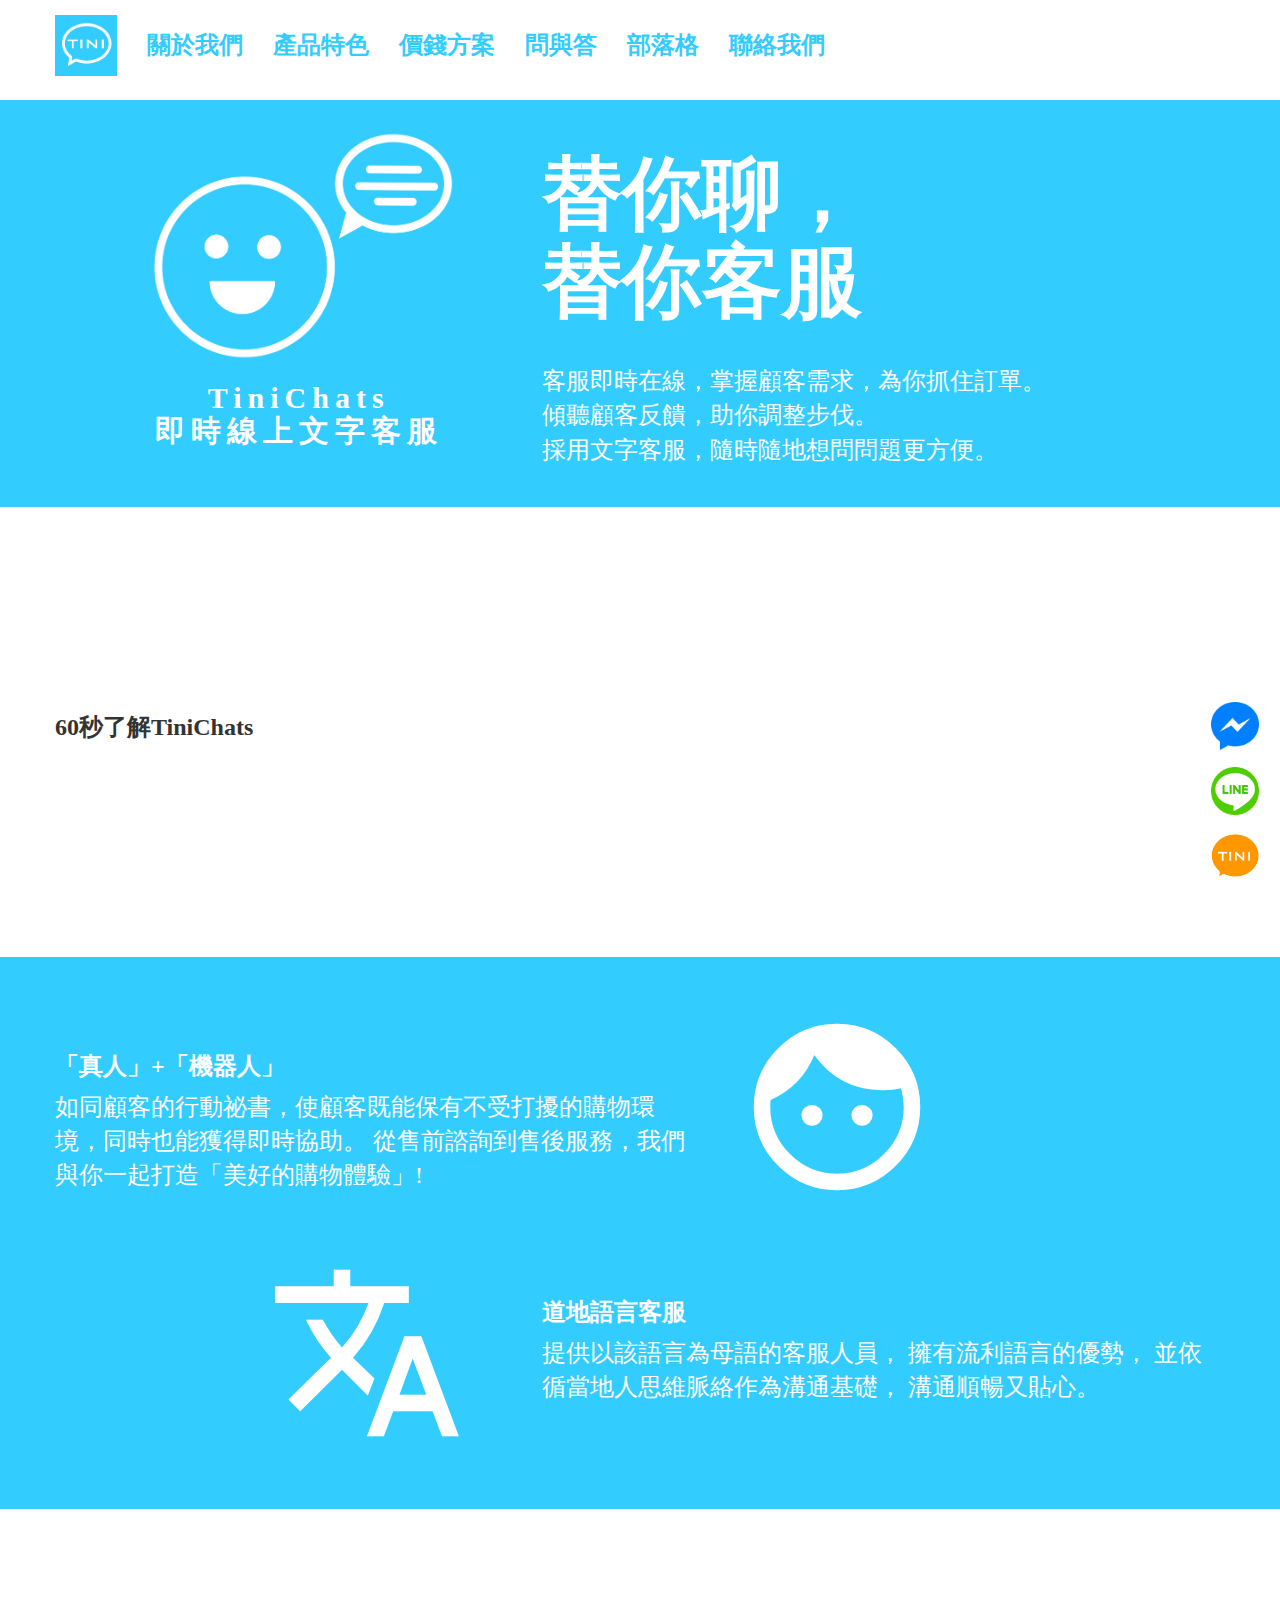
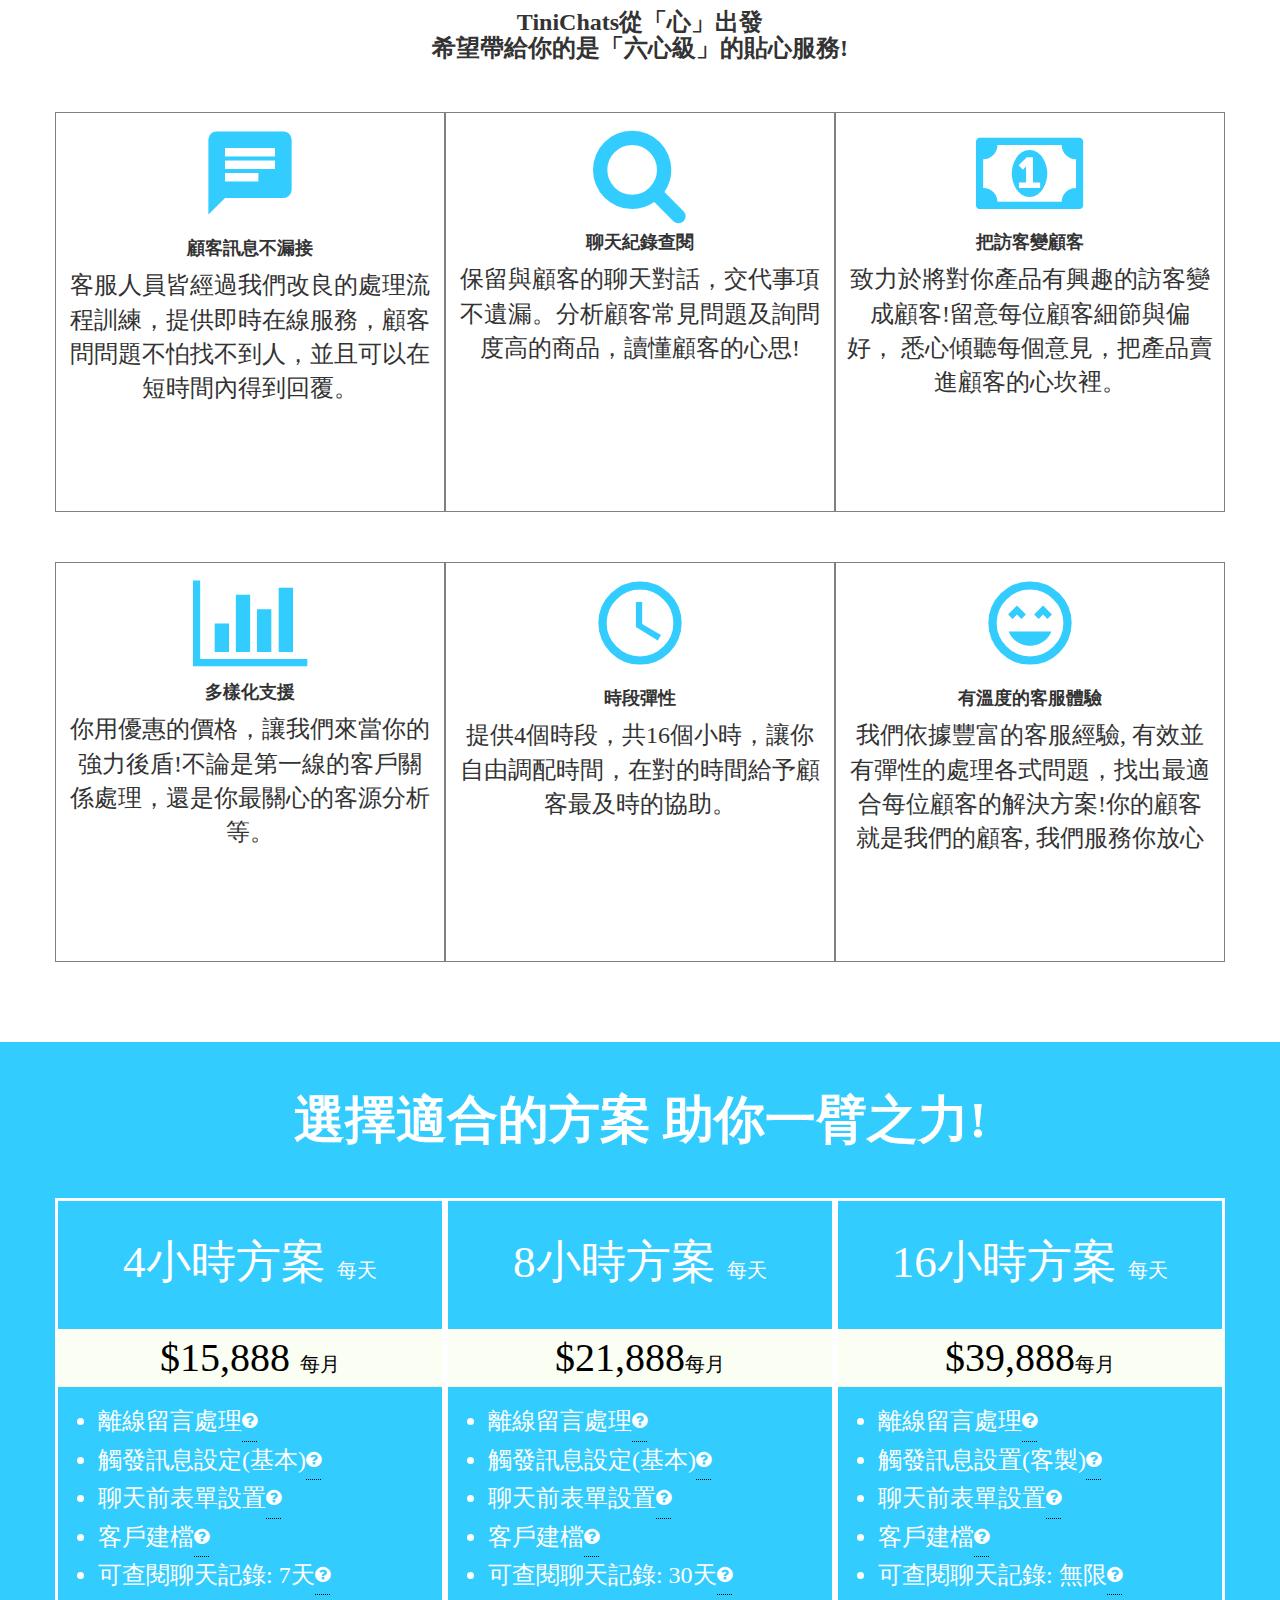
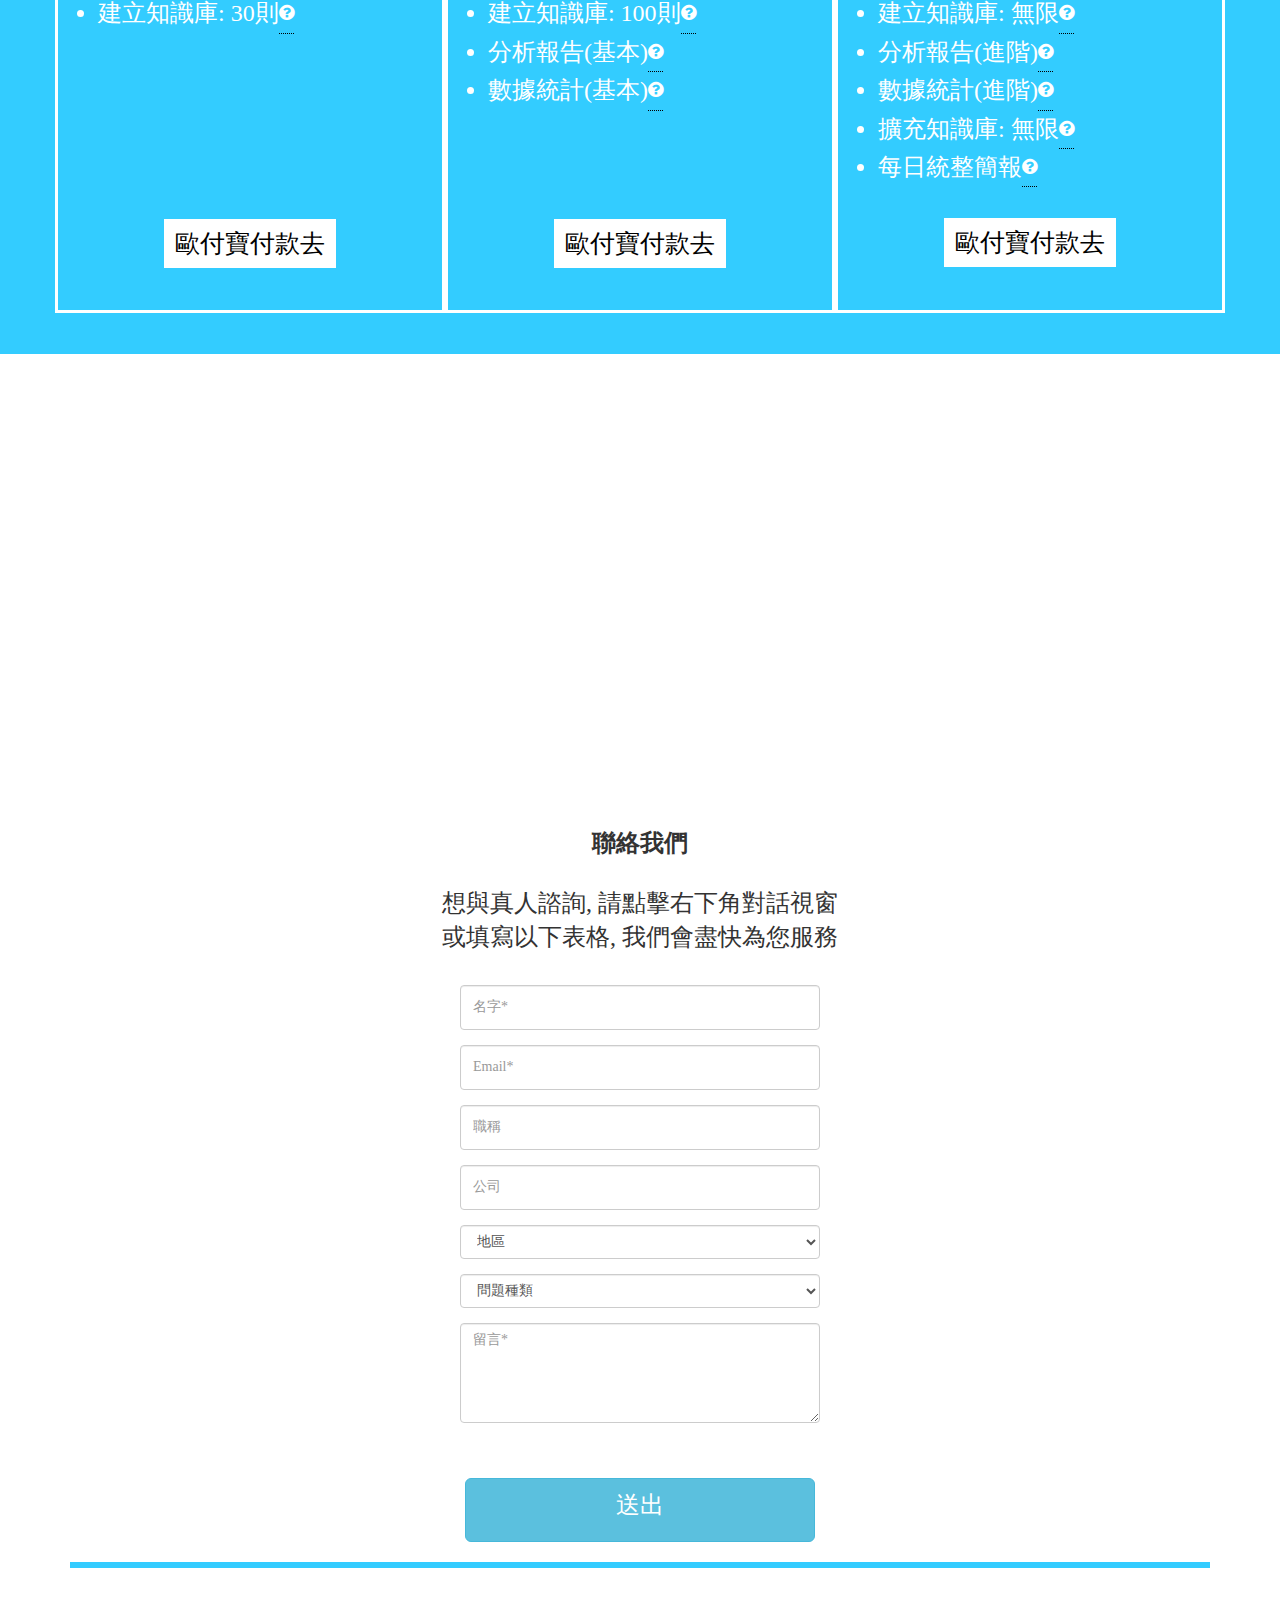
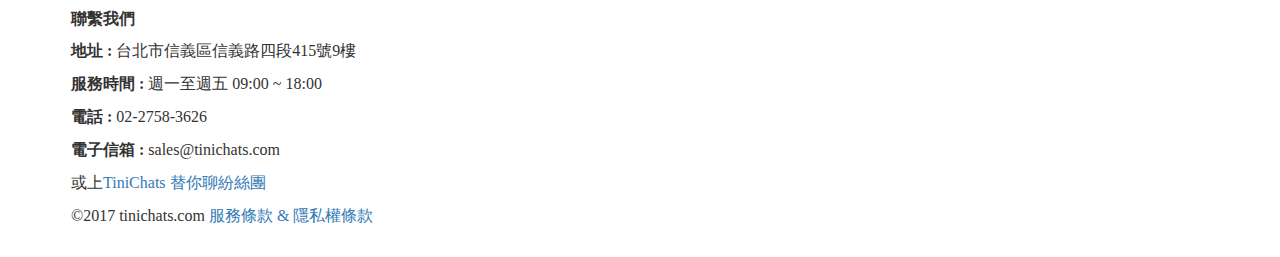
<file: tw.html>
<!DOCTYPE html>
<html lang="en">
  <head>
    <meta charset="utf-8">
    <meta http-equiv="X-UA-Compatible" content="IE=edge">
    <meta name="viewport" content="width=device-width,initial-scale=1.0" charset= "UTF-8">
    <meta name="description" content="替你聊為您提供即時線上文字客服服務，不同於一般的電話客服外包，無需等待漫長轉接，
    即時在線替你回答及處理顧客的問題，想擁有高品質的顧客服務?就交給替你聊把關!"/>
    <meta name="keywords"
      content="即時客服 建構客服平台 客戶即時通訊 聊天機器人 線上客服 客服支援 客服委外 網路聊天 網路支援 客服軟體 客服工具 人工智能客服
      客戶問題 推播行銷內容 自動化客服 客服 協助用戶 監控轉換 追蹤訪客 增加忠誠度 降低工作量隨時有問必答 數位化通訊服務 客戶體驗
      自助聊天人員 傳訊息 貼近客人 從FB Messenger靠近客人 即刻支援 雲端專員 真人客服 即時服務 客服處理 商品諮詢 售後服務 線上諮詢 替你聊
      客服系統 文字客服 客服委外 網路購物 ">
     <title>Tinichats 替你聊，替你即時客服。</title>
    <link rel="stylesheet" href="https://maxcdn.bootstrapcdn.com/bootstrap/3.3.7/css/bootstrap.min.css">
    <link rel="stylesheet" href="https://maxcdn.bootstrapcdn.com/font-awesome/4.4.0/css/font-awesome.min.css">
    <link rel="stylesheet" href="https://fonts.googleapis.com/icon?family=Material+Icons">
    <link rel="icon" href="assets/images/tab.png" />
    <link rel="stylesheet" href="assets/css/index.css">
	<script src="https://ajax.googleapis.com/ajax/libs/jquery/3.2.1/jquery.min.js"></script>
	<script src="assets/js/style.js"></script>

  </head>

  <body>

    <!-- fb icon -->
    <a id="fbicon" target="_blank" href="https://www.messenger.com/t/1004305116338186" >
      <img src="assets/images/fb.png" alt="HTML tutorial" >
    </a>

    <a id="lineicon" target="_blank" href="https://line.me/R/ti/p/@rad5112n" >
      <img src="assets/images/oh9ei2P.png" alt="HTML tutorial" >
    </a>

	<!-- tawk -->
	<a id="tawkicon" target="_blank" href="https://tawk.to/chat/58c89b6e5b8fe5150ef2cf3d/default/?$_tawk_popout=true">
	    <img src="assets/images/tini.png" alt="HTML tutorial">
	 </a>

    <!-- nav bar -->

    <nav class="navbar navbar-inverse navbar-fixed-top" id="topnav">
      <div class="container">
        <div class="row">
	        <div class="navbar-header">
	          <button type="button" class="navbar-toggle" data-toggle="collapse" data-target="#myNavbar" >
	            <span class="icon-bar"></span>
	            <span class="icon-bar"></span>
	            <span class="icon-bar"></span>
	          </button>
	          <a class="navbar-brand" href="#">
	            <img src="assets/images/tinichats_logo_web.png"  />
	          </a>
	        </div>
	        <div class="collapse navbar-collapse" id="myNavbar">
	          <ul class="nav navbar-nav">
	            <li><a href="tw.html"><strong>關於我們</strong></a></li>
	            <li><a href="#featuresBlock" ><strong>產品特色</strong></a></li>
	            <li><a href="Pricing.html"><strong>價錢方案</strong></a></li>
	            <li><a href="faq.html" ><strong>問與答</strong></a></li>
	            <li><a href="blog.html" ><strong>部落格</strong></a></li>
				<li><a href="contact.html" ><strong>聯絡我們</strong></a></li>
	          </ul>
	          <ul class="nav navbar-nav navbar-right">
	            <!-- <li><a href="#"><span class="glyphicon glyphicon-user"></span> Sign Up</a></li>
	            <li><a href="#"><span class="glyphicon glyphicon-log-in"></span> Login</a></li> -->
	          </ul>
	        </div>
    	</div>
     </div>
    </nav>

    <!-- nav bar ends -->

    <!-- =================Slogan================== -->
    <div id="Indexslogan">
      <div class="container" >
        <div class="row">
          <aside class="col-5" >
            <img src="assets/images/intro pic.png" alt="tinichats" >
			<h2><strong>TiniChats<br/>
			即時線上文字客服</strong>
			</h2>
          </aside>
          <aside class="col-7" >
			<h2 class="title-sub">
				<strong>
					替你聊，<br id="brid" />
					替你客服
				</strong>
			</h2>
			<p>
				客服即時在線，掌握顧客需求，為你抓住訂單。<br/>
				傾聽顧客反饋，助你調整步伐。	</br/>
				採用文字客服，隨時隨地想問問題更方便。
			</p>
          </aside>
        </div>
      </div>
    </div>

    <!-- ==================================Video========================== -->
  	<div class="container" >
  		<div class="row IndexVideo2"  >
  			<div class="col-5 col-m-12" >
				<h3 class="videotitle">
					<strong>60秒了解TiniChats</strong>
				</h3>
        	</div>
  			<div class="col-7 col-m-12" >
	          <iframe id="introVideo" src="https://www.youtube.com/embed/smau9cToEGw" frameborder="0" allowFullScreen></iframe>
  			</div>
  		</div>
  	</div>

    <!--============================= Introduction2 =======================-->
    <div id="Indexintro2" >
      	<div class="container">
		    <div class="row FlexBox">
		        <div class="firstFlexbox col-7" >
			        <header>
						<h3>
							<strong><br/>
								 「真人」+「機器人」
					      	</strong>
						</h3>
					</header>
			        <p id="newadd">
			            如同顧客的行動祕書，使顧客既能保有不受打擾的購物環境，同時也能獲得即時協助。
						從售前諮詢到售後服務，我們與你一起打造「美好的購物體驗」!
					</p>
		        </div>
		        <aside  class="col-5" >
			        <i class="material-icons">face</i>
				</aside>
		    </div>
	    	<br />
	    	<br />
	        <div class="row Intro2Bottom">
		        <div class="col-5" >
		          	<i class="material-icons fontOneHundreds">translate</i>
		        </div>
		        <div class="col-7 Intro2part2">
			        <header><h3>
						<strong><br/>道地語言客服</strong>
					</h3></header>
		    			<p id="newadd">
		    				提供以該語言為母語的客服人員， 擁有流利語言的優勢，
				    	      並依循當地人思維脈絡作為溝通基礎， 溝通順暢又貼心。
		    			</p>
		        </div>
	        </div>
		</div>
    </div>

    <!-- =================Feature========s========= -->
    <div id="featuresBlock" style="height:30px">  <!--just for the sake of anchor -->
    </div>
      <div id="features3asdfa" class="container">
        <div>
          <!-- <h2 id="featureTitle"> -->
          <header class="featureTitle"><h3><strong>
            TiniChats從「心」出發<br/>
            希望帶給你的是「六心級」的貼心服務!
          </strong></h3></header>
        </div>
        <br />
        <br />
        <!-- 1st row -->
      <section id="featuresBlock1st" class="row">
        <div class="box1 col-4" >      <!-- 1st box -->
            <span><i class="material-icons" style="color: #33ccff; font-size: 100px">chat</i></span>
            <h4><strong>顧客訊息不漏接</strong></h4>
            <p id="newadd">
              客服人員皆經過我們改良的處理流程訓練，提供即時在線服務，顧客問問題不怕找不到人，並且可以在短時間內得到回覆。
            </p>
          </div>
          <div class="box1 col-4">      <!-- 2nd box -->
            <span><i class="fa fa-search" aria-hidden="true" style="color: #33ccff; font-size: 100px"></i></span>
              <h4><strong>聊天紀錄查閱</strong></h4>
              <p id="newadd">
                  保留與顧客的聊天對話，交代事項不遺漏。分析顧客常見問題及詢問度高的商品，讀懂顧客的心思!
              </p>
            </div>
            <div class="box1 col-4">      <!-- 3rd box -->
              <span><i class="fa fa-money" aria-hidden="true" style="color: #33ccff; font-size: 100px"></i></span>
                <h4><strong>把訪客變顧客</strong></h4>
                <p id="newadd">
                      致力於將對你產品有興趣的訪客變成顧客!留意每位顧客細節與偏好， 悉心傾聽每個意見，把產品賣進顧客的心坎裡。
                </p>
              </div>
          </section>


          <section id="featuresBlock1st" class="row">
          <div class="box1 col-4" >      <!-- 4th box -->
            <span><i class="fa fa-bar-chart" aria-hidden="true" style="color: #33ccff; font-size: 100px"></i></span>
              <h4><strong>多樣化支援</strong></h4>
              <p id="newadd">
                  你用優惠的價格，讓我們來當你的強力後盾!不論是第一線的客戶關係處理，還是你最關心的客源分析等。
                </p>
            </div>
            <div class="box1 col-4">      <!-- 5th box -->
              <span><i class="material-icons" style="color: #33ccff; font-size: 100px">access_time</i></span>
                <h4><strong>時段彈性</strong></h4>
                <p id="newadd">
                    提供4個時段，共16個小時，讓你自由調配時間，在對的時間給予顧客最及時的協助。
                  </p>
              </div>
              <div class="box1 col-4">      <!-- 6th box -->
                <span><i class="material-icons" style="color: #33ccff; font-size: 100px">sentiment_very_satisfied</i></span>
                  <h4><strong>有溫度的客服體驗</strong></h4>
                  <p id="newadd">
                      我們依據豐富的客服經驗, 有效並有彈性的處理各式問題，找出最適合每位顧客的解決方案!你的顧客就是我們的顧客, 我們服務你放心
                    </p>
                </div>
            </div>
          </section>


          <!-- Pricing -->
        <div id="pricingpack2" >
          <div >
            <div class="container"  >
              <!-- <h2 id="pricingpacktitle"> -->
              <h3 id="pricingpack2-caption"><strong>
                選擇適合的方案
                助你一臂之力!
              </strong></h3>
              <br />
              <br />
                <div class="row" id="pricingpack2-content">
                  <div class="col-4" style="float:left">
                    <div id="tables" >
                      <div class="pricing-head">
                        <p id="price-caption"><br/>4小時方案
                            <span id="everyday">每天</span>
                        </p>
                        <br/><h4>$15,888 <i>每月</i></h4>
                      </div>
                      <ul class="paragraph" class="pricing-content list-unstyled">
                        <li>
                          離線留言處理
                              <div id="tooltip"><i class="fa fa-question-circle" aria-hidden="true"></i>
                                  <span id="tooltiptext">系統24小時接收訪客留言，客服於上班時間及時處理。</span>
                              </div>
                        </li>
                        <li>
                          觸發訊息設定(基本)
                          <div id="tooltip"><i class="fa fa-question-circle" aria-hidden="true"></i>
                              <span id="tooltiptext">提供多種「迎賓訊息」，系統自動招呼訪客，避免漫長等待。</span>
                          </div>
                        </li>
                        <li>
                          聊天前表單設置
                          <div id="tooltip"><i class="fa fa-question-circle" aria-hidden="true"></i>
                              <span id="tooltiptext">客戶可在與客服開啟聊天前先輸入問題，加快客服處理速度。</span>
                          </div>
                        </li>
                        <li>
                          客戶建檔
                          <div id="tooltip"><i class="fa fa-question-circle" aria-hidden="true"></i>
                              <span id="tooltiptext">將訪客的相關資訊建檔，含基本資訊及客服筆記。</span>
                          </div>
                        </li>
                        <li>
                          可查閱聊天記錄: 7天
                          <div id="tooltip"><i class="fa fa-question-circle" aria-hidden="true"></i>
                              <span id="tooltiptext">您可查閱過去7天內的訪客聊天記錄。</span>
                          </div>
                        </li>
                        <li>
                          建立知識庫: 30則
                          <div id="tooltip"><i class="fa fa-question-circle" aria-hidden="true"></i>
                              <span id="tooltiptext">可建立30則「常見問題」於客服系統知識庫中，讓客服快速精確解決客戶問題。</span>
                          </div>
                        </li>
                      </ul>
                      <div class="pricing-footer">
                        <a href="https://p.allpay.com.tw/uZv9Q" id="opay">
                          歐付寶付款去
                        </a>
                      </div>
                    </div>
                  </div>

                  <div class="col-4" style="float:left">
                    <div id="tables2" >
                      <div class="pricing-head">
                        <p  id="price-caption"><br/>8小時方案
                            <span id="everyday">每天</span>
                        </p>
                        <br/><h4>$21,888<i>每月</i></h4>
                      </div>
                      <ul class="paragraph" class="pricing-content list-unstyled">
                        <li>
                          離線留言處理
                          <div id="tooltip"><i class="fa fa-question-circle" aria-hidden="true"></i>
                              <span id="tooltiptext">系統24小時接收訪客留言，客服於上班時間及時處理。</span>
                          </div>
                        </li>
                        <li>
                          觸發訊息設定(基本)
                          <div id="tooltip"><i class="fa fa-question-circle" aria-hidden="true"></i>
                              <span id="tooltiptext">提供多種「迎賓訊息」，系統自動招呼訪客，避免漫長等待。</span>
                          </div>
                        </li>
                        <li>
                          聊天前表單設置
                          <div id="tooltip"><i class="fa fa-question-circle" aria-hidden="true"></i>
                            <span id="tooltiptext">客戶可在與客服開啟聊天前先輸入問題，加快客服處理速度。</span>
                          </div>
                        </li>
                        <li>
                          客戶建檔
                          <div id="tooltip"><i class="fa fa-question-circle" aria-hidden="true"></i>
                              <span id="tooltiptext">將訪客的相關資訊建檔，含基本資訊及客服筆記。</span>
                          </div>
                        </li>
                        <li>
                          可查閱聊天記錄: 30天
                          <div id="tooltip"><i class="fa fa-question-circle" aria-hidden="true"></i>
                              <span id="tooltiptext">您可查閱過去30天內的訪客聊天記錄。</span>
                          </div>
                        </li>
                        <li>
                          建立知識庫: 100則
                          <div id="tooltip"><i class="fa fa-question-circle" aria-hidden="true"></i>
                              <span id="tooltiptext">可建立100則「常見問題」於客服系統知識庫中，讓客服快速精確解決客戶問題。</span>
                          </div>
                        </li>
                        <li>
                          分析報告(基本)
                          <div id="tooltip"><i class="fa fa-question-circle" aria-hidden="true"></i>
                              <span id="tooltiptext">提供多面向的客戶分析，包含訪客滿意度訪客來源地區、來源網站、瀏覽器、等待時間、來訪次數等。</span>
                          </div>
                        </li>
    						<li>
    						  數據統計(基本)
    						  <div id="tooltip"><i class="fa fa-question-circle" aria-hidden="true"></i>
    							  <span id="tooltiptext">如:來源網頁統計、訪客平均數量等。</span>
    						  </div>
    						</li>
                      </ul>
                      <div class="pricing-footer2">
                        <a href="https://p.allpay.com.tw/uZv9Q" id="opay">
                            歐付寶付款去
                        </a>
                      </div>
                    </div>
                  </div>

                  <div class="col-4" style="float:left">
                    <div id="tables3" >
                      <div class="pricing-head">
                        <p  id="price-caption"><br/>16小時方案
                            <span id="everyday">每天</span>
                        </p>
                        <br/><h4>$39,888<i>每月</i></h4>
                      </div>
                      <ul class="paragraph" class="pricing-content list-unstyled">
                        <li>
                          離線留言處理
                          <div id="tooltip"><i class="fa fa-question-circle" aria-hidden="true"></i>
                              <span id="tooltiptext">系統24小時接收訪客留言，客服於上班時間及時處理。</span>
                          </div>
                        </li>
                        <li>
                          觸發訊息設置(客製)
                          <div id="tooltip"><i class="fa fa-question-circle" aria-hidden="true"></i>
                              <span id="tooltiptext">提供多種「迎賓訊息」且您可自訂訊息內容。</span>
                          </div>
                        </li>
                        <li>
                          聊天前表單設置
                          <div id="tooltip"><i class="fa fa-question-circle" aria-hidden="true"></i>
                            <span id="tooltiptext">客戶可在與客服開啟聊天前先輸入問題，加快客服處理速度。</span>
                          </div>
                        </li>
                        <li>
                          客戶建檔
                          <div id="tooltip"><i class="fa fa-question-circle" aria-hidden="true"></i>
                              <span id="tooltiptext">將訪客的相關資訊建檔，含基本資訊及客服筆記。</span>
                          </div>
                        </li>
                        <li>
                          可查閱聊天記錄: 無限
                          <div id="tooltip"><i class="fa fa-question-circle" aria-hidden="true"></i>
                              <span id="tooltiptext">您可查閱過去不限天數的訪客聊天記錄。</span>
                          </div>
                        </li>
                        <li>
                          建立知識庫: 無限
                          <div id="tooltip"><i class="fa fa-question-circle" aria-hidden="true"></i>
                              <span id="tooltiptext">可建立不限則數的「應答問題」於客服系統知識庫中，讓客服快速精確解決客戶問題。</span>
                          </div>
                        </li>
                        <li>
                          分析報告(進階)
                          <div id="tooltip"><i class="fa fa-question-circle" aria-hidden="true"></i>
							  <span id="tooltiptext">提供更多面向的客戶分析，包含案例分析、客群、商品詢問熱度等。</span>
                          </div>
                        </li>
						<li>
						  數據統計(進階)
						  <div id="tooltip"><i class="fa fa-question-circle" aria-hidden="true"></i>
							  <span id="tooltiptext">如:來源網頁統計、訪客平均數量、熱門時段、下線表單數量等。</span>
						  </div>
						</li>
						<li>
                          擴充知識庫: 無限
                          <div id="tooltip"><i class="fa fa-question-circle" aria-hidden="true"></i>
                              <span id="tooltiptext">幫您主動收集與建立新的「應答問題」。</span>
                          </div>
                        </li>
						<li>
						  每日統整簡報
						  <div id="tooltip"><i class="fa fa-question-circle" aria-hidden="true"></i>
							  <span id="tooltiptext">每日發送email，讓您了解前一日我們與客戶的接洽的概況。</span>
						  </div>
						</li>
                      </ul>
                      <div class="pricing-footer3">
                        <a href="https://p.allpay.com.tw/uZv9Q" id="opay">
                            歐付寶付款去
                        </a>
                      </div>
                    </div>
                  </div>
                </div>
            </div>
          </div>
          </div>
		  <!-- end of pricing -->


      <!-- google map -->
      <div class="overlay" onClick="style.pointerEvents='none'" ></div>
      <iframe src="https://www.google.com/maps/embed?pb=!1m18!1m12!1m3!1d2953.3218967301295!2d121.55739021409723!3d25.03325340070883!2m3!1f0!2f0!3f0!3m2!1i1024!2i768!4f13.1!3m3!1m2!1s0x3442abc9fa3e1daf%3A0x7a1692e146856887!2z5pu_5L2g6IGKVGluaWNoYXRzIC0g57ea5LiK5paH5a2X5a6i5pyN!5e0!3m2!1sen!2stw!4v1498103337818" width="100%" height="450" frameborder="0" style="border:0" allowfullscreen></iframe>

		  <!-- Contact Us -->
		  <div class="container">


		           <div id="Indexcontact" style="margin-bottom:40px">
		             <div  id="contact-caption" style="text-align:center;">
		               <h3><strong>聯絡我們</strong></h3>
		             </div>

		             <br />
		             <div style="text-align:center">
		               <p id="newadd">
		               想與真人諮詢, 請點擊右下角對話視窗<br/>
		               或填寫以下表格, 我們會盡快為您服務
		             </p>
		             </div>
		             <br />
		             <form class="form-horizontal" method="post" action="//www.enformed.io/j4aj4z7p"  method="POST">
		                 <div class="form-group">
		                   <label class="col-md-4 control-label" htmlfor="textinput"></label>
		                   <div class="col-md-4">
		                     <input  required id="textinput" name="textinput" type="text" placeholder="名字*" class="form-control input-md input-style" />
		                   </div>
		                 </div>

		                 <div class="form-group">
		                   <label class="col-md-4 control-label" htmlfor="textinput"></label>
		                   <div class="col-md-4">
		                     <input required id="textinput" name="textinput" type="email" placeholder="Email*" class="form-control input-md input-style" />
		                   </div>
		                 </div>

		                 <div class="form-group">
		                   <label class="col-md-4 control-label" htmlfor="textinput"></label>
		                   <div class="col-md-4">
		                     <input id="textinput" name="textinput" type="text" placeholder="職稱" class="form-control input-md input-style" />
		                   </div>
		                 </div>

		                 <div class="form-group">
		                   <label class="col-md-4 control-label" htmlfor="textinput"></label>
		                   <div class="col-md-4">
		                     <input id="textinput" name="textinput" type="text" placeholder="公司" class="form-control input-md input-style" />
		                   </div>
		                 </div>

		                 <div class="form-group">
		                     <label class="col-md-4 control-label" htmlfor="selectbasic"></label>
		                     <div class="col-md-4">
		                         <select id="selectbasic" name="selectbasic" class="form-control input-style">
		                           <option value="">地區</option>
		                           <option value="1">亞洲或太平洋地區</option>
		                           <option value="2">中歐或東歐</option>
		                           <option value="3">中美洲或南美洲</option>
		                           <option value="4">中東</option>
		                           <option value="5">北美洲</option>
		                           <option value="6">北非或中非</option>
		                           <option value="7">南非</option>
		                           <option value="8">西歐</option>
		                         </select>
		                     </div>
		                 </div>

		                 <div class="form-group">
		                     <label class="col-md-4 control-label" htmlfor="selectbasic"></label>
		                     <div class="col-md-4">
		                         <select id="selectbasic" name="selectbasic" class="form-control input-style">
		                           <option value="">問題種類</option>
		                           <option value="1">一般問題</option>
		                           <option value="2">媒體合作</option>
		                           <option value="3">線上申請表協助</option>
		                           <option value="4">其它</option>
		                           <option value="5">提供工作機會</option>
		                           <option value="6">應徵工作</option>
		                           <option value="7">要求提供報價</option>
		                           <option value="8">技術協助</option>
		                           <option value="9">網頁回饋</option>
		                         </select>
		                     </div>
		                 </div>

		                 <div class="form-group">
		                   <label class="col-md-4 control-label" htmlfor="textarea"></label>
		                   <div class="col-md-4">
		                     <textarea  required style="height:100px" class="form-control input-style" id="textarea" name="textarea" placeholder="留言*"></textarea>
		                   </div>
		                 </div>
		                 <br/>
		                 <br/>
		                 <div>
		                   <label  class="col-md-4 control-label" htmlfor="singlebutton"></label>
		                   <div class="col-md-4">
		                     <button id="singlebutton" name="singlebutton" class="btn btn-info btn-lg btn-block"><p id="newadd">送出</p></button>
		                   </div>
		                 </div>
		             </form>
		           </div>
  </div>

               <!-- footer -->
               <div id="footer">
                 <div id="footerbox2" class="container">
                 <hr />
                   <div class="row">
                     <div class="col-12">
                     </br>
						 <div class="footerstyle">
                         <p><strong>聯繫我們</strong></p>
                         <p><strong>地址 :</strong> 台北市信義區信義路四段415號9樓</p>
                         <p><strong>服務時間 :</strong> 週一至週五 09:00 ~ 18:00</p>
                         <p><strong>電話 :</strong> 02-2758-3626</p>
                         <p><strong>電子信箱 :</strong> sales@tinichats.com</p>
                         <p>或上<a href="https://www.facebook.com/Tinichats-%E6%9B%BF%E4%BD%A0%E8%81%8A-1004305116338186/">TiniChats 替你聊紛絲團</a></p>
                         <p>&copy;2017 tinichats.com
						 <a href="terms.html"　><span>服務條款 &</span></a>
						 <a href="privacy.html"　><span >隱私權條款</span></a></p>
						 </div>
					 </div>
                 </div>
                 </div>
               </div>

        <script src="https://ajax.googleapis.com/ajax/libs/jquery/1.11.3/jquery.min.js"></script>
        <script src="https://maxcdn.bootstrapcdn.com/bootstrap/3.3.7/js/bootstrap.min.js"></script>
        <!-- Live Chat -->
        <script src="assets/js/helpdesk.js"></script>
        <!-- GA -->
        <script src="assets/js/ga.js"></script>
        <!-- firebase -->
        <script src="assets/js/firebaseConfig.js"></script>
        <!-- 歐付寶 -->
        <script src="https://www.paypalobjects.com/api/checkout.js"></script>

<script>

</script>


      </body>
    </html>
</file>
<file: assets/css/index.css>
#answerQuestion4,#answerQuestion5,#answerQuestion6,#answerQuestion7,#answerQuestion8,#answerQuestion9,#answerQuestion10,#answerQuestion11,#answerQuestion12,#answerQuestion13,#answerQuestion14,#answerQuestion15{
  display:none
}

/*talbe trial begins*/
table {
    border-collapse: collapse;
    width: 100%;
}
.title-sub{
	font-size:80px
}
td, th {
    padding: 8px;
}

/*Ted's css*/
#Indexslogan-header {
  font-size: 70px;
  text-align: left;
}
#somanychanges{
	font-size:30px
}
/*Ted's css*/
#pricingpack2-caption, #contact-caption {
  font-size: 51px;
  text-align: center;
}

#price-caption {
  font-size: 45px;
  text-align: center;
  margin: 15px;
}
/*Ted's css*/

/*table trial ends*/

/*lance table*/
/*For article price-details*/
.price-details , .M-price-details {
  padding: 20px 0;
  height:1276px
}
.price-holder {
  margin: 0 0 147px;
  display: block;
}
.price-table {
  text-align: center;
  /*margin: 0 0 20px;*/
  /*overflow:hidden;*/
}
table {
  border-collapse: collapse;
  border-spacing: 0;
}
.price-table th {
  font-size: 28px;
  line-height: 40px;
  padding: 15px 10px;
  vertical-align: bottom;
  font-weight: 700;
  border-bottom: solid 4px #33CCFF;
  text-align: center;
  height: 93px;
}
.price-table th:first-child {
  text-align: left;
}
.price-table th .img {
  display: block;
  text-align: center;
  margin: 0 0 15px 0;
}
.pricr-table tr {
  vertical-align: middle;
}
.price-table td {
  font-size: 20px;
  line-height: 24px;
  vertical-align: middle;
  border-bottom: solid 2px #33CCFF;
  padding: 20px 10px;
  height: 93px;
}
.price-table td:first-child {
  text-align: left;
}
.price-table tbody tr:last-child td:first-child {
  position: relative;
}
.price-table tbody tr:last-child td:first-child:after {
    bottom: 0;
    content: "";
    height: 2px;
    margin: 0 auto;
    position: absolute;
    border: double 4px #33CCFF;
}
.price-table tbody:last-child tr:last-child td:first-child:after {
  border: 0;
}
.price-table tbody tr:last-child td {
  border-bottom: none;
}
.price-table tbody:last-child tr:last-child {
  border-bottom: 4px solid #33CCFF;
}
.price-note {
  margin: 0 0 25px 0;
  list-style-type: none;
}
.price-note > li {
  font-size: 12px;
  line-height: 16px;
  font-weight: 500;
  margin: 0 0 10px 0;
}
.btn-holder {
  text-align: center;
}
.btn-style2 {
  font-size: 16px;
  line-height: 30px;
  letter-spacing: 1px;
  font-weight: 500;
  background: #33CCFF;
  text-decoration: none;
  color: #fff;
  display: inline-block;
  vertical-align: top;
  text-align: center;
  border-radius: 5px;
  padding: 5px 5px;
  transition: 0.4s ease;
}
.btn-style2:visited {
  background: #33CCFF;
  color: white;
  text-decoration: none;
}
.btn-style2:hover {
  background-color: #1677CB;
  color: white;
  text-decoration: none;
}




/*trial*/
.overlay {
   background:transparent;
   position:relative;
   width:100%;
   height:480px; /* your iframe height */
   top:480px;  /* your iframe height */
   margin-top:-480px;  /* your iframe height */
}

/*============================================General====================================*/
body{
  font-family: Microsoft JhengHei;
}
p {
  font-size: 24px;
}
/*navbar*/
.navbar-inverse{
border-color:white;
background-color:white
}
.navbar-toggle{
border-color:white;
background-color:#ddd
}
.navbar-brand img{
width:62px;
}
#myNavbar{
margin-top:20px;
margin-bottom:19px
}
.navbar-nav li a strong{
  color:#33ccff
}
.navbar-inverse .navbar-nav>li>a {
font-size: 24px;
}
.navbar-inverse .navbar-toggle{
  border-color:white;
}
.navbar-inverse .navbar-collapse, .navbar-inverse .navbar-form{
  border-color:#33ccff
}
/*icon on the right*/
#fbicon{
	position: fixed;
       right: 21px;
       bottom: 150px;
       margin: 0;
       padding: 0;
       z-index: 1000;
}
#fbicon img{
  width: 48px;
  height:48px
}
#lineicon{
	position: fixed;
      right: 21px;
      bottom: 85px;
      margin: 0;
      padding: 0;
      z-index: 1000;
}
#lineicon img{
  width: 48px;
  height: 48px
}
#tawkicon {
    position: fixed;
    right: 21px;
    bottom: 20px;
    margin: 0;
    padding: 0;
    z-index: 1000;
}
#lineicon img{
  width: 48px;
  height: 48px
}

h1{
  font-size:80px;
}
#caption{
  font-size:51px;
   text-align: left;
}

#CaptionCenter{
  font-size:52px;
  text-align:center
}

.paragraph{
  font-size:24px;
    margin-top: 15px;
    line-height: 160%;
}



  /*footer*/
  #footerbox2 hr{
border: 3px solid #33ccff;
  }
  #footerbox2 .row .col-12{
padding-left:16px;
margin-bottom:30px;
  }
  /*just to test something-can safely remove*/
  #footerbox .row .col-12{
margin-left:16px
  }

  /*=================================================Index==================================*/
  /*slogan*/
  #brid{
  	display:block
  }
  #Indexslogan {
    color: white;
    background-color: #33CCFF;
    margin-top: 100px;
    padding-top: 30px;
    padding-bottom: 30px;
  }
  #Indexslogan aside{
    float:left;
  }
  #Indexslogan .col-5{
	  text-align:center;
	float:left;
  }
  #Indexslogan .col-5 h2{
	  font-size: 30px;
	  letter-spacing: 6px;
  }
  #Indexslogan .col-7 p{
	 padding-top:28px;
  }
#IndexSloganText{
	font-size:72px
}
  #Indexslogan aside div{
  	font-size: 26px;
  	font-weight: bold
  }
  #Indexslogan .col-5 img{
  	width:310px;
  }
#SloganText{
	font-size:35px
}

  /*video*/
  .IndexVideo2{
    margin-top: 50px;
    margin-bottom: 50px;
    height:350px;
    /*border:2px solid black*/
  }
  .videotitle {
    line-height: 300px;
  }
  .IndexVideo2 .col-5{
  float: left;
  height:200px;
  /*border:2px solid black*/
  }

  .IndexVideo2 .col-7{
    float: left;
    height:400px;
  }
  #introVideo {
    width: 600px;
    height: 350px;
  }

  /*Introduction 2 */
  #Indexintro2 header{
    font-weight:bold;
    font-size:51px
  }
  #Indexintro2 {
    background-color: #33CCFF;
    color: white;
    padding-top:50px;
    padding-bottom: 50px;
  }

  .Intro2Bottom .col-5, .col-7{
    float:left
  }

  .fontOneHundreds {
      font-size: 90px;
	  padding-left:212px
  }
  .firstFlexbox{
    float:left;
	padding-right:45px

      }

    .FlexBox aside{
    	float:left
    }
  /*end of intro2*/




  #MarketingTop{
    /*height:250px;*/
    border: 2px solid black
  }
  .MarketingTopBox {
    border: solid 1px grey;
    text-align: center;
    padding: 50px;
  }

  .TopLeft{
    float:left;
    width:60%
  }

  .TopRight{
    float:left;
  }

  #MarketingTop2{
    height:250px;
    border: 2px solid red;
  }

  .BottomLeft{
    margin-left:450px;
    float:left
    }

  .material-icons{
    font-size: 200px
  }




  #everyday{
    font-size:20px
  }



  #tinichatsLogo {
    width: 95px;
  }

  #talkImg {
    width: 346.66px;
    height: 257.95px;
  }



  #slogan, #intro1, #intro2, .wordIntro {
    /*border: solid 2px black;*/
    padding: 100px;
  }

  #contact {
    padding: 50px 200px;
  }

  #pricingpack {
    padding: 100px 300px;
  }



  #slogan header, #slogan p {
    text-align: left;
    font-weight: 900;
  }




  /*Featurse*/
  #features3asdfa header{
    font-size:51px;
    text-align:center;

  }
  #featuresBlock1st{
    margin-bottom:50px
  }
  #featuresBlock{
    margin-bottom:50px
  }
  #features3asdfa{

    margin-bottom: 30px;

  }
  .box1 {
    /*margin-right: 20px;*/
    float:left;
    border: solid 1px grey;
    text-align: center;
    /*padding: 22px 22px 150px 22px;*/
    width: 31%;
    height: 400px;
    padding: 10px
  }

  #pricingpack2{
    /*overflow:hidden;*/
    height: 912px;
      padding-top:30px;
      padding-bottom: 30px;
      background-color:#33ccff;
      color:white;

  }



  .lightb {
    color: #33ccff;
  }
  /*Form*/
  #Indexcontact{
    margin-top: 20px;
  }

  #Indexcontactp{
	  text-align: center
    font-size:15px;
  }
  fieldset {
    /*margin-left: 48px;*/
    font-size: 1.5em;
    border: none;
  }

  select, #textinput {
    font-size: 14px;
    height: 45px;
  }

  textarea {
    font-size: 16px;
    height: 200px;
  }

  form {
    /*border-bottom: 3px solid #33CCFF;*/
    margin-bottom: 10px;

  }


  #intro1title{
    text-align: left;
  }

  #intro2, #pricingpack {
    background-color: #33CCFF;
    color: white;
    width: 100%;
  }

  #featureTitle {
    text-align: center;
  }
  #privacy{
    font-size:10px;
  }
  .box {
    border: solid 1px grey;
    text-align: center;
    height: 500px;
    padding: 50px;
  }


  /*Pricing start*/
  #tables,#tables2,#tables3{
    height:715px;
    border: white 3px solid
  }

  .content {
      padding: 30px 0;
  }

  .pricing {
    position: relative;
    margin-bottom: 15px;
    border: 3px solid #eee;
    height: 500px;
  }

  .pricing-active {
    border: 3px solid #36d7ac;
    margin-top: -10px;
    box-shadow: 7px 7px rgba(54, 215, 172, 0.2);
  }

  .pricing-head {
    text-align: center;
    margin-top: -50px;
  }

  .pricing-head h3,
  .pricing-head h4 {
    margin: 0;
    line-height: normal;
  }

  .pricing-head h3 span,
  .pricing-head h4 span {
    display: block;
    margin-top: 5px;
    font-size: 24px;
    font-style: none;
    text-align: left;
  }

  .pricing-head h3 {
    font-weight: 300;
    color: #fafafa;
    padding: 12px 0;
    font-size: 27px;
    background: #33CCFF;
    border-bottom: solid 1px #41b91c;
       margin:15px;
  }

  .pricing-head h4 {
	  color: black;
      padding: 5px 0;
      font-weight: 300;
	  font-size:40px;
      background: #fbfef2;
      border-bottom: solid 1px #f5f9e7;
  }

  .pricing-head-active h4 {
    color: #36d7ac;
  }

  .pricing-head h4 i {
	  font-size: 20px;
      font-style: normal;
  }

  .pricing-head h4 span {
    top: -10px;
    font-size: 14px;
    font-style: normal;
    position: relative;
  }

  .pricing-content li {
    /*color: #888;*/
    color: white;
    font-size: 24px;
    padding: 7px 15px;
    border-bottom: solid 1px #f5f9e7;
  }

  .pricing-footer {
    color: #777;
    font-size: 11px;
    line-height: 17px;
    text-align: center;
    padding: 0 20px 19px;
    margin-top:202px
  }

  .pricing-footer2 {
    color: #777;
    font-size: 11px;
    line-height: 17px;
    text-align: center;
    padding: 0 20px 19px;
    margin-top: 125px
  }

  /*Priceing Active*/
  .price-active,
  .pricing:hover {
    z-index: 9;
  }

  .price-active h4 {
    color: #36d7ac;
  }

  .no-space-pricing .pricing:hover {
    transition: box-shadow 0.2s ease-in-out;
  }

  .no-space-pricing .price-active .pricing-head h4,
  .no-space-pricing .pricing:hover .pricing-head h4 {
    color: #36d7ac;
    padding: 15px 0;
    font-size: 80px;
    transition: color 0.5s ease-in-out;
  }

  .yellow-crusta.btn {
    color: #FFFFFF;
    background-color: #f3c200;
  }
  .yellow-crusta.btn:hover,
  .yellow-crusta.btn:focus,
  .yellow-crusta.btn:active,
  .yellow-crusta.btn.active {
      color: #FFFFFF;
      background-color: #cfa500;
  }

/*==============================Pricing=========================*/
/*Top Image Block*/
.PrTopImage {
  padding-top:250px;
  background-image: url(../images/set.jpg);
  border: 0.1px solid transparent;
  background-size: cover
}
.PrTopImage #appletree {
  color: white;
  margin-bottom:183px;
  font-weight: bold;
  /*margin-right: 76%;*/
  font-size: 52px;
  /*border: 1px solid green*/
}
#PrImageHead{
  font-size:52px;
  margin-right:0%;
  font-weight: bold
}
.PrImage p {
  color: white;
  font-weight: bold;
  /*margin-right: 65%;*/
  font-size: 24px
}
#appletree a{
  font-size:24px
}


/*pointer*/
#PrPointer{
  background-color:#33ccff;
  height:100px
}

/*2nd Short Table*/
#shortTableContainer{
  margin-left:auto;
  margin-right: auto;
  height:507px;
  width:1200px;
}

#PrBox2 a{
  font-size:24px
}
#PrBox3 a{
  font-size:24px
}
#PrBox4 a{
  font-size:24px
}
#PrMostPop{
  color: black;
  font-size:35px
}


/*2nd table*/
#PrBox11 img{
  margin-top: 68px;
  width: 65%;
/*margin-left: 30px;*/

}
#PrBox11{
  float:left;
  /*border: 2px white solid;*/
  width: 18%;
  color: white;
  margin-top: 69px
}
#PrBox22{
  padding: 22px;
  border: 1px #b6bac1 solid;
  /*margin-left: 2%;*/
  float:left;
  color: black;
  margin-top: 67px;
  background-color: white;
  text-align:center
}
#PrBox33{
  padding: 22px;
  border: 1px #b6bac1 solid;
  margin-left: 25px;
  float:left;
  color: black;
  margin-top: 67px;
  background-color: white;
  text-align:center;
   box-shadow: 15px 12px 8px #888888;

}
#PrBox44{
  padding: 22px;
  border: 1px #b6bac1 solid;
  margin-left: 25px;
  float:left;
  color: black;
  margin-top: 67px;
  background-color: white;
  text-align:center

}
#PrBox22 a{
  font-size:24px
}
#PrBox33 a{
  font-size:24px
}

#PrBox44 a{
  font-size:24px
}
.fa-star{
  color: #f1f442
}

/*1 line*/
#Pr1line{
  text-align:center;
  margin-top: 50px;
  margin-bottom: 50px;
  font-size:52px
}

/*features box*/
#featuresBox{
  height:306px;
  margin-bottom: 50px;
  background-color:#33ccff
}
#featuresBox header .col-12{
	font-size:42px;
  height:157px;
  padding-top:40px;
  color:white;
  text-align:center
}
#featuresBox section{
  margin-left: 20px;
  margin-right: 20px;
  height: 100px;
  color:white
}
#featuresBox section:nth-child(2){
	padding-top:26px;
}
#featuresBox section .col-12{
	font-size: 36px;
	height: 157px;
	padding-top: 40px;
	color: white;
	text-align: center;
}
#featuresBox section p{
  float:left
}

/*still image1*/
.parallax {
    /* The image used */
    background-image: url("../images/set.jpg");

    /* Set a specific height */
    min-height: 500px;

    /* Create the parallax scrolling effect */
    background-attachment: fixed;
    background-position: center;
    background-repeat: no-repeat;
    background-size: cover;
    margin-top: 30px;
  }

.transbox2 {
  border: 1px solid transparent;
  opacity: 0.7;
  /*filter: alpha(opacity=60); /* For IE8 and earlier */*/
}
#PrParallax{
  background-color: black;
  margin-top: 150px;
  color: white;
  height: 200px
}
#PrParallaxLeft .col-3,.col-9{
  float:left
}
.img-circle{
  margin-top: 20px;
  margin-left: 73px;
  width:50%
}
#PrParallaxLeft .col-9 p:first-child{
  margin-top:20px
}
/*common questions*/
#PrCommonHead{
text-align: center;
font-size: 52px;
margin-top: 50px;
margin-bottom: 50px
}

#PrCommonMainDiv{
  float:left;
  padding: 2%;
  text-align:left;
  font-size:24px;
}




.PrTrial div{
  color: white;
  font-size:50px;
  border: 2px white solid;
  float: left
}






#Pricing1{
  background-color:#33ccff;
  height: 250px
}

#PricingBox{
  padding-top:130px;
  padding-bottom:30px;
  height: 446px;
  background-color:#33ccff;
}
#RealTable1{
  margin-left:425px;
  float:left;
  width: 63%;
    height: 196px;
    border: white 3px solid;
    background-color:white;

}
#RealTable2{
  margin-left:279px;
  float:left;
  width: 63%;
    height: 196px;
    border: white 3px solid;
    background-color:white;

}

#RealTable3{
  float:right;
  width: 63%;
    height: 196px;
    border: white 3px solid;
    background-color:white;

}
#month{
  font-size:20px
}
#RealTablePrice{
  font-size:40px
}
.RealPricingButton{
  color: #777;
    font-size: 11px;
    line-height: 17px;
    text-align: center;
    padding: 0 20px 19px;
    margin-top: 35px;
}
#PricingImage{
  float:left
}
#PricingBox1{
  background-color: white;
  margin-left: 2%;
  width: 20%;
  height: 200px;
  float:left;
  border: grey 3px solid
}
#PricingLine{
  font-size: 51px;
  text-align:center;
  margin: 55px;
  }
  #PricingAnotherBox{
    height:400px;
    background-color:#33ccff
  }
#PrAnotherBox{
  text-align:center;
  padding-top:50px;
  color:white;

}
#PrAsk{
  border: 1px solid grey;
  height: 100px;
  padding: 20px;
}






td{
  font-size:24px
}

.fa-check{
  color:#33ccff
}
.fa-times{
  color:black
}

#TableColomn1{
  width:518px
}
#TableColomn2{
    width:22%
}
#TableColomn3{
    width:12%
}
#TableColomn4{
  padding-left:109px
}







/*tooptip*/
#tooltip {
    position: absolute;
    display: inline-block;
    border-bottom: 1px dotted black;
    font-size:18px;


}

#tooltip #tooltiptext {

  visibility: hidden;
 width: 120px;
 background-color: black;
 color: black;
 text-align: center;
 border-radius: 6px;
 padding: 5px 0;
 font-size: 18px;
 line-height: 135%;

 /* Position the tooltip */
 position: absolute;
 z-index: 1;
 bottom: 100%;
 left: 50%;
 margin-left: -60px;
}

#tooltip:hover #tooltiptext {
    visibility: visible;
    color:black;
    background-color: #fff
}
#tooltip #tooltiptext2 {

  visibility: hidden;
 width: 120px;
 background-color: white;
 color: black;
 text-align: center;
 border-radius: 6px;
 padding: 5px 0;

 /* Position the tooltip */
 position: absolute;
 z-index: 1;
 bottom: 100%;
 left: 50%;
 margin-left: -60px;
}

#tooltip:hover #tooltiptext2 {
    visibility: visible;
    color:black;
    background-color: white
     font-size: 12px;
 line-height: 135%;
}


/*Pricing end*/

/*加價*/

#addon {
  background-color: white;
  font-size: 25px;
}

#addonTitle {
  text-shadow: none;
}

#addonTitle h4 {
  text-align: center;
  color: black;
  padding: 30px;
  font-size: 25px;
}

#addonContent {
  text-align: center;
  font-size: 15px;
}

#addonContent li {
  color: black;
}

#pricingpacktitle {
  text-align: center;
}

#opay {
  border: solid 1px white;
  margin: 5px;
  padding: 10px;
  text-decoration: none;
  color: black;
  background-color: white;
  font-size:25px
}

#contactDes {
  text-align: center;
}

#contactTitle {
  font-size: 1.8em;
  text-align: center;
}

#comInfo {
  font-size: 20px;
}
.pricing-footer3{
	margin-top:39px;
    text-align:center;
    margin-bottom:0px
}

#box{
  width:85%
}
/*========================faq ========================*/
.FaqContainer{
  margin-top:172px
}
.subheading{
  font-size:39px
}
#FaqBoxHeader{
  text-align:center;
  font-size:3.25em;
  margin-bottom: 50px
}
.FaqBox{
  height: 200px;
  /*border: 2px black solid;*/
}
.FaqQuestion{
  margin-bottom: 30px;
  /*margin-left:15px*/
}
.FaqQuestion div{
  font-size:30px;
  float:left;
  margin-right:9px
}

.FaqQuestion .Q{
  color:#33ccff;
}

.FaqQuestion .A{
  color:black;
}

.FaqQuestion p{
  padding-top:6px;
    margin-left: auto;
    margin-right: auto;

}

#BottomContent{
  padding: 25px 47px 20px 47px;
width: 100%;
background-color: #f2f4f7
}
/*trial*/
#answerQuestion{
  display: none;
}
#answerQuestion2{
  display: none;
}
#answerQuestion3{
  display: none;
}
#answerQuestion4{
  display: none;
}
#answerQuestion5{
  display: none;
}
/*CONTACT================================================ */
#contactbackground{
	background-image: url(../images/contact.jpg);
	background-position: center;
	    background-repeat: no-repeat;
	    background-attachment: scroll;
	    background-size: cover;
	    padding-top: 0px;
	    padding-bottom: 0px;
	    margin-top: -42px;
	    margin-bottom: 0px;
		height:1242px
}
#ContactLast{
  padding-top:225px;
  color:white;
  font-size:40px
}
#contact-caption p{
	font-size:40px
}
#newadd2{
	padding-top:200px
}
/*=======================================Privacy =================================================*/
#PrivacyTop{
  margin-bottom: 40px
}
#PrivacySub{
  font-weight: 700
}





  /*bootstrap try */
  * {
      box-sizing: border-box;
  }

  /* For desktop: */
  .col-1 {width: 8.33%;}
  .col-2 {width: 16.66%;}
  .col-3 {width: 25%;}
  .col-4 {width: 33.33%;}
  .col-5 {width: 41.66%;}
  .col-6 {width: 50%;}
  .col-7 {width: 58.33%;}
  .col-8 {width: 66.66%;}
  .col-9 {width: 75%;}
  .col-10 {width: 83.33%;}
  .col-11 {width: 91.66%;}
  .col-12 {width: 100%;}

  @media only screen and (min-width:1031px) and (max-width: 1200px){
    .videotitle {
      line-height: normal;
      height: 350px;
    }
    #pricingpack2-caption, #contact-caption {
  font-size: 40px;
  text-align: center;
}
  }

@media only screen and (min-width:769px) and (max-width: 1030px) {
    /* For tablets: */
    .col-m-1 {width: 8.33%;}
    .col-m-2 {width: 16.66%;}
    .col-m-3 {width: 25%;}
    .col-m-4 {width: 33.33%;}
    .col-m-5 {width: 41.66%;}
    .col-m-6 {width: 50%;}
    .col-m-7 {width: 58.33%;}
    .col-m-8 {width: 66.66%;}
    .col-m-9 {width: 75%;}
    .col-m-10 {width: 83.33%;}
    .col-m-11 {width: 91.66%;}
    .col-m-12 {width: 100%;}

/*==============generic============*/
.navbar-nav{
  margin-left:76px
}
.navbar-nav li a strong{
	font-size:20px
}
p{
  font-size:23px
}
#pricingpack2-caption, #contact-caption {
  font-size: 40px;
  text-align: center;
}

#price-caption {
  font-size: 44px;
  text-align: center;
  margin: 15px;
}
/*================index============*/
/*slogan*/

#Indexslogan {
  color: white;
  background-color: #33CCFF;
  margin-top: 100px;
  padding-bottom: 50px;
  /*font-size: 1em;*/
}


#Indexslogan aside div{
	font-size: 28px;

}
.title-sub{
	padding-top:40px
}
#Indexslogan .col-5 img{
	width:310px;
	margin-top:40px
}

.slogan-content {
  padding: 0px 140px;
  font-size: 26px;
  text-align: left;
}
#changeange{
	font-size:26px
}

/*video*/
.videotitle {
  line-height: 200%;
}
.IndexVideo2 .col-5{
	height: 137px;
	text-align:center
}
.IndexVideo2 .col-7{
	text-align:center
}
/*Introduction2*/
.fontOneHundreds{
	padding-left:0px
}
#Indexintro2 header{
  font-size:41px
}
#Indexintro2{
  text-align:-webkit-center
}

.firstFlexbox {
  text-align: center;
}
.firstFlexbox header {
  text-align: left;
  font-size: 36px;
}
.firstFlexbox p {
  text-align: left;
  font-size: 24px;
}

.Intro2Bottom .col-5, .col-7{
  float:none
}
.Intro2Bottom .col-5{
  padding-left:0px
}

.Intro2part2 header {
  text-align: left;
}

.Intro2part2 p {
  text-align: left;
  font-size: 24px;
}

.FlexBox {
  display: -webkit-box;
  display: -moz-box;
  display: -ms-flexbox;
  display: -webkit-flex;
  display: flex;
  -webkit-box-orient: vertical;
  -moz-box-orient: vertical;
  -webkit-flex-direction: column;
  -ms-flex-direction: column;
  flex-direction: column;
  -webkit-box-align: start;
  -moz-box-align: start;
  -ms-flex-align: start;
  -webkit-align-items: flex-start;
  align-items: flex-start;
}

.FlexBox .firstFlexbox {
  -webkit-box-ordinal-group: 2;
  -moz-box-ordinal-group: 2;
  -ms-flex-order: 1;
  -webkit-order: 1;
  order: 1;
}

/*features*/
#featuresBlock1st{
  margin-bottom:50px
}
.box1 {
  height: 400px;
}
#features3asdfa{
  margin-top: 100px;
  margin-bottom: 50px;
}
#features3asdfa header{
  font-size: 40px;
  text-align:center;
  font-weight:bold
}
/*pricing*/
#tables{
	height:715px;
}
#tables2{
	height:715px;
}
#pricingpack2{
	height:909px;
  padding-top:45px
}
.pricing-footer{
	margin-top:200px
}
.pricing-footer2{
	margin-top:124px
}
#Indexslogan-header {
  font-size: 51px;
  text-align: center;
}


#contact {
  padding: 50px 100px;
}

	#PrBox11 {
    width: 69%;
	margin-left:14%;
}

	#PrBox11 img {
    margin-top: 68px;
    width: 30%;
    /* margin-left: 30px; */
    margin-left: 35%;
	}
	#PrBox33{
		margin-left:0px;
		box-shadow: none
	}
	#PrBox44{
		margin-left:0px
	}


	/*=======================pricing===================*/
  /*TOP IMAGE*/
  #appletree a{
	  display:none
  }
  .PrTopImage #appletree {
	  margin-top:107px;
  }
  .PrTopImage #appletree{
    text-align:center
  }
  .PrTopImage{
    background-image:none;
    background-color:#00253d;
    height:407px;
    padding-top:0px
  }
  .price-table th{
    font-size:20px
  }
/*2nd Short Table*/
#PrBox22 p:first-child{
  font-weight:bold;
  font-size:30px
}
#PrBox2Price{
  font-weight:bold;
  font-size:30px
}
#PrBox33 p:first-child{
  font-weight:bold;
  font-size:30px
}
#PrBox44 p:first-child{
  font-weight:bold;
  font-size:30px
}


/*3 tables*/
#PrBox11{
  display:none
}
#PrBox22,#PrBox33,#PrBox44{
  width:100%
}
#PrBox33{
  margin-top:0px
}
#PrBox44{
  margin-top:0px
}
	/*features*/
  #tooltip #tooltiptext {
    color:black;
     font-size: 12px;
 line-height: 135%;
  }

  #featuresBox{
    height:291px
  }
  #featuresBox header .col-12{
    height:154px
  }
	#PrFeatures{
		padding:1%;
		height:466px
	}
	#PrFeatures header{
		height:211px
	}
  #featuresBox section p{
    text-align:center;
    font-size:22px;
  }
  /*still image*/
  .img-circle{

    margin-top: 52px;
    margin-left: 37px;
    width: 63%;
  }
  #PrParallax{
    height:225px
  }
  .doit{
    padding-right:11px
  }
}
/*========================================================768============================================================*/
@media only screen and (max-width: 768px) {
    /* For mobile phones: */
    [class*="col-"] {
        width: 100%;
    }
/*generic*/
#myNavbar{
  text-align:center;
  margin-top:8px
}
.navbar-brand img{
  display:none;
}
p{
font-size:23px
}

#caption, #Indexslogan-header {
  font-size: 51px;
  text-align: left;
}

.firstFlexbox h1{
	text-align:center
}
#pricingpack2{
	height:2370px;
  padding-top:45px
}
#pricingpack2-caption, #contact-caption {
  font-size: ˇ40px;
  text-align: center;
}

#price-caption {
  font-size: 51px;
  text-align: center;
  margin:15px;
}

    #PrPointer{
      display: none;
    }
    .PrShortTable1{
      display: none;
    }
    .table{
      display: none;
    }
.container-fluid{
      text-align: -webkit-center
  }

  p{
    font-size:30px;
  }

    /*=====================================Index=====================*/
/*slogan*/
#brid{
	display:none
}
.title-sub{
	font-size:30px
}
#Indexslogan header, #Indexslogan p{
	text-align:center
}
#somanychanges strong{
	font-size:39px
}
#Indexslogan {
  padding-top:26px;
  padding-bottom:53px;
  text-align:center
}
#Indexslogan aside div{
  font-size:30px;
  text-align:center
}
#Indexslogan .col-5 img{
  width:40%;
  padding-left:17px
}

.slogan-content {
    padding: 0 75px;
    font-size: 24px;
    text-align: left;
  }

    /*video*/
	.videotitle{
		line-height:0px;
	}
	#caption{
		text-align:center
	}
    .IndexVideo2{
      margin-top: 0px;
      margin-bottom: 0px;
      height:50px;
      /*border:2px solid black*/
    }
	.IndexVideo2{
	  height:316px;
	  /*border:2px solid black*/
	}
    .IndexVideo2 {
    margin-top: 43px;
    margin-bottom: 0px;
  }
    .IndexVideo2 .col-5 {
    text-align:center;
     height: 95px;
  }
    .IndexVideo2 .col-7{
      text-align:center;
      height:0px
    }

    /*Introduction2*/
	.Intro2part2{
		line-height:45px;
		padding-right: 45px;
		    padding-left: 45px;

	}
	.fontOneHundreds{
		padding-left:0px
	}
    #Indexintro2 header{
      font-size:35px;
	  text-align: center
    }
    #Indexintro2 {
        padding-top:20px;
        padding-bottom: 20px;
    }
    .material-icons{
      font-size:130px
    }
    .Intro2Bottom .col-5{
      padding-left:0px
    }
    #Indexintro2{
      text-align:center
    }

	.firstFlexbox{
		padding-right: 45px;
		    padding-left: 45px;
		    line-height: 45px;
	}

  .firstFlexbox header {
    text-align: left;
  }
  .firstFlexbox p {
    text-align: left;
    font-size: 24px;
  }
	.Intro2Bottom .col-5{
		padding-left:0px
	}


  .Intro2part2 header {
    text-align: left;
  }

  .Intro2part2 p {
    text-align: left;
    font-size: 24px;
  }

    .FlexBox {
      display: -webkit-box;
      display: -moz-box;
      display: -ms-flexbox;
      display: -webkit-flex;
      display: flex;
      -webkit-box-orient: vertical;
      -moz-box-orient: vertical;
      -webkit-flex-direction: column;
      -ms-flex-direction: column;
      flex-direction: column;
      -webkit-box-align: start;
      -moz-box-align: start;
      -ms-flex-align: start;
      -webkit-align-items: flex-start;
      align-items: flex-start;
    }

    .FlexBox .firstFlexbox {
      -webkit-box-ordinal-group: 2;
      -moz-box-ordinal-group: 2;
      -ms-flex-order: 1;
      -webkit-order: 1;
      order: 1;
    }
	/*features*/
  #featuresBlock{
    height:50px;

  }
  #features3asdfa header{
    font-size:24px;
    text-align:center;
    font-weight:bold
  }
  #featuresBlock1st{
    margin-bottom:0px
  }
	#features3asdfa{
	  margin-top:0px;
	  margin-bottom: 0px;

	}
  .box1 p {
    font-size: 24px;
	padding-left:45px;
	padding-right:45px;
	text-align:left
  }
    /*pricing*/
	.paragraph{
   line-height: 160%;
   		font-size:30px;
      margin-top: 15px;
	}
	.pricing-footer,.pricing-footer2,.pricing-footer3{
		margin-top:40px
	}

    #tables{
      height: 624px;
    }
	#tables2{
	  height:719px;
	}
	#tables3{
		height:824px;
	}
	#tables, #tables2, #tables3{

	}

    /*faq*/
    .FaqContainer p{
      font-size:22px
    }


    .box1 {
      /*margin-right: 20px;*/
      float:left;
      border: solid 1px grey;
      text-align: center;
      /*padding: 22px 22px 150px 22px;*/
      /*width: 31%;*/
      height: 289px;
      padding: 10px
    }
    /*index*/
    .col-md-8 div{
      font-size: 52px
    }
    .col-7 h1{
      font-size: 52px
    }

    #features3 p{
      font-size:24px
    }
    #BottomContent p{
      font-size: 20px;
    }
    #tinichatsLogo {
      width: 60px;
      position: fixed;
      left: 10px;
      top: 1px;
    }

    .fontTwoHundreds {
      font-size: 200px;
    }



.col-7 h1{
	text-align: center
}




  #slogan header h1{
      font-size: 24px;
    }

    #introVideo {
      width: auto;
      height: auto;
    }

    #contactTitle {
      font-size: 1em;
      text-align: center;
    }

    /*Form*/

    fieldset {
      margin-left: 0;
      font-size: 1em;
    }

    select, #textinput {
      font-size: 14px;
      height: 45px;
    }

    textarea {
      font-size: 10px;
      height: 200px;
    }
    /*Form End*/


    #comInfo {
      font-size: 10px;
    }

    /*#license {
      font-size: 5px;
      color: grey;
    }*/

    .box {
      border: solid 1px grey;
      text-align: center;
      height: 250px;
      padding: 20px;
    }

    #contactTitle p {
      font-size: 50px;
      text-align: center;
    }

    #contactDes p {
      text-align: center;
    }

    form {
      text-align: left;
    }

/*============================Pricing========================*/
#featuresBox header .col-12{
  height:134px;
  font-size:33px
}
/*Top image block*/

.PrTopImage{
  background-image:none;
  background-color:#00253d;
	padding-top: 120px;
  text-align: center;
  height:442px
}
#appletree a{
	display: none;
}
.PrTopImage #appletree{
	margin-bottom: 79px
}
#PrImageHead{
  font-size:40px;
}
.price-details .price-table,.price-details .price-note,.price-details .btn-holder {
  display: none;
}
.price-details{
  display:none
}

/*2nd short table*/
#PrBox11 img{
	display: none
}
#PrBox22{
	margin-top: 0px
}
#PrBox22 p:first-child{
  font-weight:bold
}
#PrBox33{
	margin-top: 0px;
	box-shadow: none;
	margin-left:0px
}
#PrBox33 p:first-child{
  font-weight:bold
}
#PrBox44{
	margin-top:0px;
	margin-left:0px

}
#PrBox44 p:first-child{
  font-weight:bold;
}

/*still image1&2*/
#PrParallax{
  background-color: #00253d;
  margin-top: 0px;
  /*color: white;*/
  height: 450px;
  font-size:24px;
  padding:30px

}
.img-circle{
  width:20%;
}
.transbox2 {
     border: none;
     opacity: 1;
}
.parallax {
    /* The image used */
    background-image: none;
      min-height:0px
  }
  .parallax .col-9 p{
    text-align:center
  }

  #PrParallaxLeft .col-3, .col-9{
    text-align:center
  }
  .img-circle{
    margin-left:0px
  }


/*1 line*/
#Pr1line{
  font-size:30px;
  padding: 2px
}
#PrFeatures header{
  padding: 2px;
  padding-top: 40px;
  text-align: center;
  height: 157px;
  color:white
}
/*features box*/

#featuresBox{
  height:586px;
  text-align:center
}

/*common questions*/
#PrCommonMainDiv{
  margin-bottom: 44px
}
/*=================faq==================*/
.FaqContainer{
	margin-top:124px
}
#FaqBoxHeader{
  font-size:38px;
}
.subheading{
  font-size:30px
}
/*===================contact============*/
#ContactLast {
    padding-top: 225px;
    color: white;
     font-size: 0px;
}
#newadd2{
	font-size:24px;
	padding-top:0px;
}
#contactbackground{
	height:1005px
}

}

/*===========================================================736=============================================================*/
@media only screen and (max-width: 736px) {
    /* For mobile phones: */
    [class*="col-"] {
        width: 100%;
    }

/*social*/
#fbicon{
  position:fixed;
  right:15px;
  bottom:151px;
  margin:0;
  padding:0;
  z-index:1000;
}
#fbicon img{
  width:50px;
  height:50px
}
#lineicon{
  position:fixed;
  right:15px;
  bottom:90px;
  margin:0;
  padding:0;
  z-index:1000;
}
#lineicon img{
  width: 50px;
  height: 50px
}
/*generic*/
#tawkicon{
	right:14px
}
#myNavbar{
	margin-top:0px
}
#caption{
  font-size: 26px;
  font-weight: bold;
}
.firstFlexbox h1{
	text-align:center
}
#pricingpack2{
	height:1818px;
  padding-top:45px
}
    #PrPointer{
      display: none;
    }
    .PrShortTable1{
      display: none;
    }
    .table{
      display: none;
    }
.container-fluid{
      text-align: -webkit-center
  }

  .navbar-brand img{
    display:none
  }
  p{
    font-size:20px
  }
    /*=====================================Index=====================*/


/*slogan*/
#brid{
	display:none
}
.title-sub{
	font-size:30px
}
#caption, #Indexslogan-header{
	font-size:30px
}
#somanychanges strong{
	font-size:30px
}
#Indexslogan header, #Indexslogan p{
	text-align:center
}
.slogan-content{
	padding:0 12px;
}
#Indexslogan {
  padding-top:0px;
  padding-bottom:0px;
  text-align:center;
  margin-top:50px
}
#Indexslogan aside div{
	margin-bottom:20px;
	line-height: 31px;
    font-size: 20px;
    text-align: center;
}
#Indexslogan .col-7 p{
	text-align: left;
    padding-top: 0px;
    padding-left: 20px;
    padding-right: 20px;
}
#Indexslogan .col-5 img{
  width:53%;
  padding-top:21px
}
    /*video*/
    .IndexVideo2{
      margin-top: 0px;
      margin-bottom: 0px;
      height:50px;
      /*border:2px solid black*/
    }
	.IndexVideo2{
	  height:316px;
	  /*border:2px solid black*/
	}
    .IndexVideo2 {
    margin-top: 43px;
    margin-bottom: 0px;
  }
    .IndexVideo2 .col-5 {
    text-align:center;
     height: 95px;
  }
    .IndexVideo2 .col-7{
      text-align:center;
      height:0px
    }

    /*Introduction2*/
	.Intro2part2{
		line-height: 30px;
     padding-right: 0px;
    padding-left: 0px;
	}
	.Intro2part2 p{
		font-size:20px;
		line-height:31px;
		padding-right:15px;
  	  padding-left:15px
	}
	.firstFlexbox{
		padding-right: 0px;
     padding-left: 0px;
     line-height: 30px;
	}
	.firstFlexbox p {
	  font-size: 20px;
	  line-height:31px;
	  padding-right:15px;
	  padding-left:15px
	}
	.fontOneHundreds{
		padding-left:0px
	}
    #Indexintro2 header{
      font-size:26px;
	  text-align:center
    }
    #Indexintro2 {
        padding-top:20px;
        padding-bottom: 20px;
    }
    .material-icons{
      font-size:130px
    }
    .Intro2Bottom .col-5{
      padding-left:0px
    }
    #Indexintro2{
      text-align:center
    }

	.firstFlexbox{
	padding-right: 0px
	}

	.Intro2Bottom .col-5{
		padding-left:0px
	}
	.Intro2Bottom .col-7{
		padding-left: 0px
	}

    .FlexBox {
      display: -webkit-box;
      display: -moz-box;
      display: -ms-flexbox;
      display: -webkit-flex;
      display: flex;
      -webkit-box-orient: vertical;
      -moz-box-orient: vertical;
      -webkit-flex-direction: column;
      -ms-flex-direction: column;
      flex-direction: column;
      -webkit-box-align: start;
      -moz-box-align: start;
      -ms-flex-align: start;
      -webkit-align-items: flex-start;
      align-items: flex-start;
    }

    .FlexBox .firstFlexbox {
      -webkit-box-ordinal-group: 2;
      -moz-box-ordinal-group: 2;
      -ms-flex-order: 1;
      -webkit-order: 1;
      order: 1;
    }
	/*features*/
	.box1 p{
		padding-right: 15px;
    font-size: 20px;
    text-align: left;
    padding-left: 15px;
	line-height:30px
	}
  #featuresBlock{
    margin-bottom:20px
  }
  #features3asdfa header{
    font-size:24px;
    text-align:center;
    font-weight:bold
  }
  #featuresBlock1st{
    margin-bottom:0px
  }
	#features3asdfa{
	  margin-top:0px;
	  margin-bottom: 0px;

	}
    /*pricing*/

	.pricing-head h4{
		font-size:40px;
	}
	#price-caption{
		font-size:26px
    margin:15px;
	}
	.paragraph{
	  font-size:20px;
   line-height: 160%;
       margin-top: 15px;

	}
	#tables, #tables2, #tables3{
		margin:0px;
	}
	#pricingpack2-caption, #contact-caption{
		font-size:25px;
	}
	.pricing-footer,.pricing-footer2,.pricing-footer3{
		margin-top:40px
	}

    #tables{
      height: 473px;
    }
	#tables2{
	  height:546px;
	}
    /*faq*/
    .FaqContainer p{
      font-size:22px
    }


    .box1 {
      /*margin-right: 20px;*/
      float:left;
      border: solid 1px grey;
      text-align: center;
      /*padding: 22px 22px 150px 22px;*/
      /*width: 31%;*/
      height: 344px;
      padding: 10px
    }
    /*index*/
    .col-md-8 div{
      font-size: 52px
    }
    .col-7 h1{
      font-size: 52px
    }

    #features3 p{
      font-size:24px
    }
    #BottomContent p{
      font-size: 20px;
    }
    #tinichatsLogo {
      width: 60px;
      position: fixed;
      left: 10px;
      top: 1px;
    }

    .fontTwoHundreds {
      font-size: 200px;
    }



.col-7 h1{
	text-align: center
}
  #slogan header h1{
      font-size: 24px;
    }

    #introVideo {
      width: auto;
      height: auto;
    }

    #contactTitle {
      font-size: 1em;
      text-align: center;
    }

    /*Form*/
#Indexcontact{
		margin-top:25px;
}
#Indexcontactp{
	text-align: center;
    font-size:15px;

}
    fieldset {
      margin-left: 0;
      font-size: 1em;
    }

    select, #textinput {
      font-size: 14px;
      height: 45px;
    }

    textarea {
      font-size: 10px;
      height: 200px;
    }
    /*Form End*/


    #comInfo {
      font-size: 10px;
    }

    #license {
  font-size: 12px;
}

    /*#license {
      font-size: 5px;
      color: grey;
    }*/

    .box {
      border: solid 1px grey;
      text-align: center;
      height: 250px;
      padding: 20px;
    }

    #contactTitle p {
      font-size: 50px;
      text-align: center;
    }

    #contactDes p {
      text-align: center;
    }

    form {
      text-align: left;
    }
#footerbox2 .row .col-12{
	padding-left:15px;
	padding-right:15px;
  margin-bottom: 30px;

}
#newadd{
	text-align:left
}
/*============================Pricing========================*/
/*Top image block*/
.PrTopImage{
	padding-top: 109px
}
#appletree a{
	display: none;
}
.PrTopImage #appletree{
	margin-bottom: 79px
}
#PrImageHead{
  font-size:40px;
}

/*2nd short table*/
#PrBox11 img{
	display: none
}
#PrBox22{
	margin-top: 0px
}
#PrBox22 p:first-child{
  font-weight:bold
}
#PrBox33{
	margin-top: 0px;
	box-shadow: none;
	margin-left:0px
}
#PrBox33 p:first-child{
  font-weight:bold
}
#PrBox44{
	margin-top:0px;
	margin-left:0px

}
#PrBox44 p:first-child{
  font-weight:bold;
}

/*still image1&2*/
#PrParallax{
  background-color: #00253d;
  margin-top: 0px;
  /*color: white;*/
  height: 450px;
  font-size:24px;
  padding:30px

}
#contact {
  padding: 50px 0;
}
.img-circle{
  width:20%;
}
.transbox2 {
     border: none;
     opacity: 1;
}
.parallax {
    /* The image used */
    background-image: none;
      min-height:0px
  }
  .parallax .col-9 p{
    text-align:center
  }

  #PrParallaxLeft .col-3, .col-9{
    text-align:center
  }
  .img-circle{
    margin-left:0px
  }


/*1 line*/
#Pr1line{
  font-size:30px;
  padding: 2px
}
#PrFeatures header{
  padding: 2px;
  padding-top: 40px;
  text-align: center;
  height: 157px;
  color:white
}
/*features box*/
#featuresBox{
  height:516px;
  text-align:center
}
#featuresBox section .col-12{
	font-size:26px
}

/*common questions*/
#PrCommonMainDiv{
  margin-bottom: 44px
}
/*=================faq==================*/
#FaqBoxHeader{
  font-size:38px;
}
.subheading{
  font-size:30px
}

/*===================contact============*/
#ContactLast {
    padding-top: 225px;
    color: white;
     font-size: 0px;
}
#newadd2{
	font-size:24px;
	padding-top:0px;
	text-align:left
}
#contactbackground{
	height:1005px
}
}

@media screen and (max-width:360px){
  body{
		width: 100%;
	}
  #pricingpack2-caption, #contact-caption{
    font-size:23px;
  }
  #price-caption {
  font-size: 40px;
  text-align: center;
  margin: 15px;
}
@media screen and (max-width:320px){
  body{
    width: 100%;
  }
  #pricingpack2-caption, #contact-caption{
    font-size:20px;
  }
}
</file>
<file: assets/css/blog.css>
/*================================generic================================*/
/*size*/
p{
  font-size:24px
}
/*icon on the right*/
#fbicon{
	position: fixed;
       right: 21px;
       bottom: 150px;
       margin: 0;
       padding: 0;
       z-index: 1000;
}
#fbicon img{
  width: 48px;
  height:48px
}
#lineicon{
	position: fixed;
      right: 21px;
      bottom: 85px;
      margin: 0;
      padding: 0;
      z-index: 1000;
}
#lineicon img{
  width: 48px;
  height: 48px
}
#tawkicon {
    position: fixed;
    right: 21px;
    bottom: 20px;
    margin: 0;
    padding: 0;
    z-index: 1000;
}
#lineicon img{
  width: 48px;
  height: 48px
}

/*navbar*/
.navbar-inverse{
border-color:white;
background-color:white
}
.navbar-toggle{
border-color:white;
background-color:#ddd
}
.navbar-brand img{
width:62px
}
#myNavbar{
margin-top:35px
}
.navbar-nav li a strong{
  color:#33ccff
}
.navbar-inverse .navbar-nav>li>a {
color: #33ccff;
font-size: 24px;
}
.navbar-inverse .navbar-toggle{
  border-color:white;
}
.navbar-inverse .navbar-collapse, .navbar-inverse .navbar-form{
  border-color:#33ccff
}
/*footer*/
#footerbox hr{
border: 3px solid #33ccff;
}
#footerbox .row .col-12{
margin-left:16px
}
/*maggie's css*/
#sidebar{
margin-top:120px
}
#blogcontent{
  margin-top:120px
}
#main .container .row .col-sm-9{
  margin-top:120px
}
#article-x footer h4 a{
	color:white;
	font-weight:bold
}
#article-x footer p a{
	color:white;
	font-weight:bold
}

/*==================================================Luke's css=====================*/
*{
  margin: 0px;
  padding: 0px;
  list-style: none;
}
body{
  font-family: Microsoft JhengHei;

}
hr{
  border: 2px solid #33ccff;
}
#top{
  width: 100%;
  height:30px;
  background-color: white;
}
#header{
  margin-top:0px;
  height:100px;
  border-bottom:1px solid #33CCFF;
  background-color: white;
}
#logo{
  margin-left: 200px;
}
#logo img{
  width:80px;
  height:80px;
}
#social{
  margin-left: 1000px;
}
#logo-title{
  margin-top: 109px;
  text-align: center;
}
#logo-title img{
  margin-bottom: 20px;
  width:150px;
  height:150px;
}
#logo-title p{
  margin-bottom: 20px;
}
#aside-title{
  margin-top: 20px;
}
#aside ul li{
  margin-top: 10px;
  height:30px;
  line-height: 30px;

}
#aside ul li:hover{
  margin-top: 10px;
  height:30px;
  line-height: 30px;
  color:#33CCFF;
}
.navside{
  color:black;
  margin-left: 20px;
}
#aside2{
  color:black;
}
#aside4-button{
  background-color:#33CCFF;
  color:white;
  padding: 5px;
  border-radius: 5px;
}
#article div{
  background-color:#33CCFF;
  color:white;
}
#article header{
  font-size: 36px;
  padding-top:4%;
  padding-bottom:4%;
  border-bottom: 2px dotted whitesmoke;
  text-align: center;
}
#article header a{
  color:white;
  font-size:14px;
  letter-spacing: 1px;
  text-align: center;
}
#article footer{
  font-size:24px;
  padding: 80px;;

}
#article header strong {
  color:white;
}
#article-box{
  padding-left: 70%;
  padding-bottom: 20px;
  margin-bottom:50px;
}
#article-box div{
  margin-top: 30px;
}
#readmore a{
  background-color: white;
  color:#33CCFF;
  padding:5px;
  border-radius: 5px;
}
#navbottom {
  text-align: center;
  margin-top: 50px;
  color:white;
}
#navbottom a{
  width:30px;
  height:30px;
  background-color: #33CCFF;
  text-align: center;
  margin-top: 20px;
  color:white;
  border-radius: 5px;
  padding: 10px;

}
/*#footer{
  width:100%;
  background-color: #33CCFF;
  margin-top: 50px;
  text-align: center;
  height:100px;
  line-height: 50px;
  color:white;
}*/
@media screen and (min-width: 1200px) and (max-width:1400px){
  #social{
    margin-left: 700px;
  }
  #logo{
    margin-left: 200px;
  }
}
@media screen and (min-width: 800px) and (max-width:1200px){
  #social{
    margin-left: 500px;
  }
  #logo{
    margin-left: 200px;
  }
  .navbar-nav{
    margin-left:76px
  }
  #navWords {
    margin-top: 20px;
    font-size: 19px;
    font-weight: 900px;
    font-family: Microsoft JhengHei;
  }
  #nav {
    padding: 0 0px;
  }
}
@media screen and (min-width: 600px) and (max-width:800px){
  #blogcontent{
    margin-top:23px
  }
  #main .container .row .col-sm-9{
    margin-top:23px
  }
  #sidebar{
    margin-top:23px
  }
	#main .container .row{
		margin-top:124px
	}
	#footer .container .row{
		margin-top:0px
	}

  #social{
    margin-left: 300px;
  }
  #logo{
    margin-left: 100px;
  }
  /*nav bar*/
  .container-fluid{
        text-align: -webkit-center
    }
    .navbar-brand img{
      display:none
    }
}
@media screen and (max-width:600px){
  #social{
    margin-left: 100px;
  }
  #logo{
    margin-left: 0px;
  }
  .container-fluid{
        text-align: -webkit-center
    }
    .navbar-brand img{
      display:none
    }
}
@media screen and (min-width:700px) and (max-width:800px){
  .navside{
    color:black;
    margin-left: 0px;
  }
  #pineapple{
    width:100%
  }
  #navWords {
    margin-top: 20px;
    font-size: 19px;
    font-weight: 900px;
    font-family: Microsoft JhengHei;
  }
  #nav {
    padding: 0 0px;
}
}
@media screen and (max-width:700px){
  .navside{
    display: none;
  }
  #pineapple{
    width:100%
  }
  #navWords {
    margin-top: 20px;
    font-size: 12px;
    font-weight: 900px;
    font-family: Microsoft JhengHei;
  }
  #nav {
    padding: 0 0px;
}
}
@media screen and (max-width:600px){
	#blogcontent{
		margin-top:40px
	}
	#sidebar{
		margin-top:0px
	}
	#main .container .row .col-sm-9{
		margin-top:95px
	}
  p{
    font-size:16px
  }
  #article-box{
    padding-left: 50%;
  }
  #pineapple{
    width:100%
  }
  #navWords {
    margin-top: 20px;
    font-size: 12px;
    font-weight: 900px;
    font-family: Microsoft JhengHei;
  }
  #nav {
    padding: 0 0px;
}
}
@media screen and (max-width: 500px) {
	#footer hr{
		display:none
	}
  #article header{
    font-size: 30px;
    padding-top:2%;
  }
  #footer .row{
	  padding-left: 13px;
    padding-right: 13px;
  }
  #article footer{
    font-size:20px;
    padding-top:2%;
    padding-left:15%;
  }
  #article footer{
	  padding:22px
  }
  #pineapple{
    width:100%
  }
  #navWords {
    margin-top: 20px;
    font-size: 12px;
    font-weight: 900px;
    font-family: Microsoft JhengHei;
  }
  #nav {
    padding: 0 0px;
  }

}

@media screen and (max-width: 414px) {
  #article header {
    padding-left: 0;
  }
}
</file>
<file: assets/css/cofaq.css>
#answerQuestion4,#answerQuestion5,#answerQuestion6,#answerQuestion7,#answerQuestion8,#answerQuestion9,#answerQuestion10,#answerQuestion11,#answerQuestion12,#answerQuestion13,#answerQuestion14,#answerQuestion15{
  display:none
}

/*talbe trial begins*/
table {
    border-collapse: collapse;
    width: 100%;
}

td, th {
    padding: 8px;
}

/*Ted's css*/
#Indexslogan-header {
  font-size: 70px;
  text-align: left;
}
#somanychanges{
	font-size:30px
}
/*Ted's css*/
#pricingpack2-caption, #contact-caption {
  font-size: 51px;
  text-align: center;
}

#price-caption {
  font-size: 51px;
  text-align: center;
}
/*Ted's css*/

/*table trial ends*/

/*lance table*/
/*For article price-details*/
.price-details , .M-price-details {
  padding: 20px 0;
  height:1276px
}
.price-holder {
  margin: 0 0 147px;
  display: block;
}
.price-table {
  text-align: center;
  /*margin: 0 0 20px;*/
  /*overflow:hidden;*/
}
table {
  border-collapse: collapse;
  border-spacing: 0;
}
.price-table th {
  font-size: 28px;
  line-height: 40px;
  padding: 15px 10px;
  vertical-align: bottom;
  font-weight: 700;
  border-bottom: solid 4px #33CCFF;
  text-align: center;
  height: 93px;
}
.price-table th:first-child {
  text-align: left;
}
.price-table th .img {
  display: block;
  text-align: center;
  margin: 0 0 15px 0;
}
.pricr-table tr {
  vertical-align: middle;
}
.price-table td {
  font-size: 20px;
  line-height: 24px;
  vertical-align: middle;
  border-bottom: solid 2px #33CCFF;
  padding: 20px 10px;
  height: 93px;
}
.price-table td:first-child {
  text-align: left;
}
.price-table tbody tr:last-child td:first-child {
  position: relative;
}
.price-table tbody tr:last-child td:first-child:after {
    bottom: 0;
    content: "";
    height: 2px;
    left: -9999px;
    margin: 0 auto;
    position: absolute;
    right: -9999px;
    border: double 4px #33CCFF;
}
.price-table tbody:last-child tr:last-child td:first-child:after {
  border: 0;
}
.price-table tbody tr:last-child td {
  border-bottom: none;
}
.price-table tbody:last-child tr:last-child {
  border-bottom: 4px solid #33CCFF;
}
.price-note {
  margin: 0 0 25px 0;
  list-style-type: none;
}
.price-note > li {
  font-size: 12px;
  line-height: 16px;
  font-weight: 500;
  margin: 0 0 10px 0;
}
.btn-holder {
  text-align: center;
}
.btn-style2 {
  font-size: 16px;
  line-height: 30px;
  letter-spacing: 1px;
  font-weight: 500;
  background: #33CCFF;
  text-decoration: none;
  color: #fff;
  display: inline-block;
  vertical-align: top;
  text-align: center;
  border-radius: 5px;
  padding: 5px 5px;
  transition: 0.4s ease;
}
.btn-style2:visited {
  background: #33CCFF;
  color: white;
  text-decoration: none;
}
.btn-style2:hover {
  background-color: #1677CB;
  color: white;
  text-decoration: none;
}




/*trial*/
.overlay {
   background:transparent;
   position:relative;
   width:100%;
   height:480px; /* your iframe height */
   top:480px;  /* your iframe height */
   margin-top:-480px;  /* your iframe height */
}

/*============================================General====================================*/
body{
  font-family: Microsoft JhengHei;
}
p {
  font-size: 16px;
}
/*navbar*/
.navbar-inverse{
border-color:white;
background-color:white
}
.navbar-toggle{
border-color:white;
background-color:#ddd
}
.navbar-brand img{
width:62px
}
#myNavbar{
margin-top:35px
}
.navbar-nav li a strong{
  color:#33ccff
}
.navbar-inverse .navbar-nav>li>a {
font-size: 24px;
}
.navbar-inverse .navbar-toggle{
  border-color:white;
}
.navbar-inverse .navbar-collapse, .navbar-inverse .navbar-form{
  border-color:#33ccff
}
/*icon on the right*/
#fbicon{
  position:fixed;
  right:15px;
  bottom:170px;
  margin:0;
  padding:0;
  z-index: 99;
}
#fbicon img{
  width: 72px;
  height:72px
}
#lineicon{
  position:fixed;
  right:15px;
  bottom:90px;
  margin:0;
  padding:0;
  z-index: 99;
}
#lineicon img{
  width: 71px;
  height: 71px
}
h1{
  font-size:80px;
}
#caption{
  font-size:51px;
   text-align: left;
}

#CaptionCenter{
  font-size:52px;
  text-align:center
}

.paragraph{
  font-size:24px
}



  /*footer*/
  #footerbox2 hr{
border: 3px solid #33ccff;
  }
  #footerbox2 .row .col-12{
padding-left:16px
  }
  /*just to test something-can safely remove*/
  #footerbox .row .col-12{
margin-left:16px
  }

  /*=================================================Index==================================*/
  /*slogan*/
  #Indexslogan {
    color: white;
    background-color: #33CCFF;
    margin-top: 100px;
    padding-top: 30px;
    padding-bottom: 30px;
  }
  #Indexslogan aside{
    float:left
  }
#IndexSloganText{
	font-size:72px
}
  #Indexslogan aside div{
  	font-size: 26px;
  	font-weight: bold
  }
  #Indexslogan .col-5 img{
  	width:80%;
  	margin-top:40px
  }
#SloganText{
	font-size:35px
}

  /*video*/
  .IndexVideo2{
    margin-top: 50px;
    margin-bottom: 50px;
    height:350px;
    /*border:2px solid black*/
  }
  .videotitle {
    line-height: 300px;
  }
  .IndexVideo2 .col-5{
  float: left;
  height:200px;
  /*border:2px solid black*/
  }

  .IndexVideo2 .col-7{
    float: left;
    height:400px;
  }
  #introVideo {
    width: 600px;
    height: 350px;
  }

  /*Introduction 2 */
  #Indexintro2 header{
    font-weight:bold;
    font-size:51px
  }
  #Indexintro2 {
    background-color: #33CCFF;
    color: white;
    padding-top:50px;
    padding-bottom: 50px;
  }

  .Intro2Bottom .col-5, .col-7{
    float:left
  }

  .fontOneHundreds {
      font-size: 90px;
	  padding-left:212px
  }
  .firstFlexbox{
    float:left;
	padding-right:45px

      }

    .FlexBox aside{
    	float:left
    }
  /*end of intro2*/




  #MarketingTop{
    /*height:250px;*/
    border: 2px solid black
  }
  .MarketingTopBox {
    border: solid 1px grey;
    text-align: center;
    padding: 50px;
  }

  .TopLeft{
    float:left;
    width:60%
  }

  .TopRight{
    float:left;
  }

  #MarketingTop2{
    height:250px;
    border: 2px solid red;
  }

  .BottomLeft{
    margin-left:450px;
    float:left
    }

  .material-icons{
    font-size: 200px
  }




  #everyday{
    font-size:20px
  }



  #tinichatsLogo {
    width: 95px;
  }

  #talkImg {
    width: 346.66px;
    height: 257.95px;
  }



  #slogan, #intro1, #intro2, .wordIntro {
    /*border: solid 2px black;*/
    padding: 100px;
  }

  #contact {
    padding: 50px 200px;
  }

  #pricingpack {
    padding: 100px 300px;
  }



  #slogan header, #slogan p {
    text-align: left;
    font-weight: 900;
  }




  /*Featurse*/
  #features3asdfa header{
    font-size:51px;
    text-align:center;

  }
  #featuresBlock1st{
    margin-bottom:50px
  }
  #featuresBlock{
    margin-bottom:50px
  }
  #features3asdfa{

    margin-bottom: 30px;

  }
  .box1 {
    /*margin-right: 20px;*/
    float:left;
    border: solid 1px grey;
    text-align: center;
    /*padding: 22px 22px 150px 22px;*/
    width: 31%;
    height: 400px;
    padding: 10px
  }

  #pricingpack2{
    /*overflow:hidden;*/
    height: 890px;
      padding-top:30px;
      padding-bottom: 30px;
      background-color:#33ccff;
      color:white;

  }



  .lightb {
    color: #33ccff;
  }
  /*Form*/
  #Indexcontactp{
	  text-align: center
  }
  fieldset {
    /*margin-left: 48px;*/
    font-size: 1.5em;
    border: none;
  }

  select, #textinput {
    font-size: 16px;
    height: 45px;
  }

  textarea {
    font-size: 16px;
    height: 200px;
  }

  form {
    /*border-bottom: 3px solid #33CCFF;*/
    margin-bottom: 10px;

  }


  #intro1title{
    text-align: left;
  }

  #intro2, #pricingpack {
    background-color: #33CCFF;
    color: white;
    width: 100%;
  }

  #featureTitle {
    text-align: center;
  }
  #privacy{
    font-size:10px;
  }
  .box {
    border: solid 1px grey;
    text-align: center;
    height: 500px;
    padding: 50px;
  }


  /*Pricing start*/
  #tables,#tables2,#tables3{
    height:631px;
    border: white 3px solid
  }

  .content {
      padding: 30px 0;
  }

  .pricing {
    position: relative;
    margin-bottom: 15px;
    border: 3px solid #eee;
    height: 500px;
  }

  .pricing-active {
    border: 3px solid #36d7ac;
    margin-top: -10px;
    box-shadow: 7px 7px rgba(54, 215, 172, 0.2);
  }

  .pricing-head {
    text-align: center;
  }

  .pricing-head h3,
  .pricing-head h4 {
    margin: 0;
    line-height: normal;
  }

  .pricing-head h3 span,
  .pricing-head h4 span {
    display: block;
    margin-top: 5px;
    font-size: 24px;
    font-style: none;
    text-align: left;
  }

  .pricing-head h3 {
    font-weight: 300;
    color: #fafafa;
    padding: 12px 0;
    font-size: 27px;
    background: #33CCFF;
    border-bottom: solid 1px #41b91c;
  }

  .pricing-head h4 {
    color: black;
    padding: 5px 0;
    font-size: 54px;
    font-weight: 300;
    background: #fbfef2;
    border-bottom: solid 1px #f5f9e7;
  }

  .pricing-head-active h4 {
    color: #36d7ac;
  }

  .pricing-head h4 i {
    top: -8px;
    font-size: 28px;
    font-style: normal;
    position: relative;
  }

  .pricing-head h4 span {
    top: -10px;
    font-size: 14px;
    font-style: normal;
    position: relative;
  }

  .pricing-content li {
    /*color: #888;*/
    color: white;
    font-size: 24px;
    padding: 7px 15px;
    border-bottom: solid 1px #f5f9e7;
  }

  .pricing-footer {
    color: #777;
    font-size: 11px;
    line-height: 17px;
    text-align: center;
    padding: 0 20px 19px;
    margin-top: 184px
  }

  .pricing-footer2 {
    color: #777;
    font-size: 11px;
    line-height: 17px;
    text-align: center;
    padding: 0 20px 19px;
    margin-top:116px
  }

  /*Priceing Active*/
  .price-active,
  .pricing:hover {
    z-index: 9;
  }

  .price-active h4 {
    color: #36d7ac;
  }

  .no-space-pricing .pricing:hover {
    transition: box-shadow 0.2s ease-in-out;
  }

  .no-space-pricing .price-active .pricing-head h4,
  .no-space-pricing .pricing:hover .pricing-head h4 {
    color: #36d7ac;
    padding: 15px 0;
    font-size: 80px;
    transition: color 0.5s ease-in-out;
  }

  .yellow-crusta.btn {
    color: #FFFFFF;
    background-color: #f3c200;
  }
  .yellow-crusta.btn:hover,
  .yellow-crusta.btn:focus,
  .yellow-crusta.btn:active,
  .yellow-crusta.btn.active {
      color: #FFFFFF;
      background-color: #cfa500;
  }

/*==============================Pricing=========================*/
/*Top Image Block*/
.PrTopImage {
  padding-top:250px;
  background-image: url(../images/set.jpg);
  border: 0.1px solid transparent;
  background-size: cover
}
.PrTopImage #appletree {
  color: white;
  margin-bottom:183px;
  font-weight: bold;
  /*margin-right: 76%;*/
  font-size: 52px;
  /*border: 1px solid green*/
}
#PrImageHead{
  font-size:52px;
  margin-right:0%;
  font-weight: bold
}
.PrImage p {
  color: white;
  font-weight: bold;
  /*margin-right: 65%;*/
  font-size: 24px
}
#appletree a{
  font-size:24px
}


/*pointer*/
#PrPointer{
  background-color:#33ccff;
  height:100px
}

/*2nd Short Table*/
#shortTableContainer{
  margin-left:auto;
  margin-right: auto;
  height:507px;
  width:1200px;
}

#PrBox2 a{
  font-size:24px
}
#PrBox3 a{
  font-size:24px
}
#PrBox4 a{
  font-size:24px
}
#PrMostPop{
  color: black;
  font-size:35px
}


/*2nd table*/
#PrBox11 img{
  margin-top: 68px;
  width: 65%;
/*margin-left: 30px;*/

}
#PrBox11{
  float:left;
  /*border: 2px white solid;*/
  width: 18%;
  color: white;
  margin-top: 69px
}
#PrBox22{
  padding: 22px;
  border: 3px #b6bac1 solid;
  /*margin-left: 2%;*/
  float:left;
  color: black;
  margin-top: 67px;
  background-color: white;
  text-align:center
}
#PrBox33{
  padding: 22px;
  border: 3px #b6bac1 solid;
  margin-left: 25px;
  float:left;
  color: black;
  margin-top: 67px;
  background-color: white;
  text-align:center;
   box-shadow: 15px 12px 8px #888888;

}
#PrBox44{
  padding: 22px;
  border: 3px #b6bac1 solid;
  margin-left: 25px;
  float:left;
  color: black;
  margin-top: 67px;
  background-color: white;
  text-align:center

}
#PrBox22 a{
  font-size:24px
}
#PrBox33 a{
  font-size:24px
}

#PrBox44 a{
  font-size:24px
}
.fa-star{
  color: #f1f442
}

/*1 line*/
#Pr1line{
  text-align:center;
  margin-top: 50px;
  margin-bottom: 50px;
  font-size:52px
}

/*features box*/
#featuresBox{
  height:400px;
  margin-bottom: 50px;
  background-color:#33ccff
}
#featuresBox header .col-12{
	font-size:42px;
  height:157px;
  padding-top:40px;
  color:white;
  text-align:center
}
#featuresBox section{
  margin-left: 20px;
  margin-right: 20px;
  height: 100px;
  color:white
}
#featuresBox section p{
  float:left
}

/*still image1*/
.parallax {
    /* The image used */
    background-image: url("../images/set.jpg");

    /* Set a specific height */
    min-height: 500px;

    /* Create the parallax scrolling effect */
    background-attachment: fixed;
    background-position: center;
    background-repeat: no-repeat;
    background-size: cover;
    margin-top: 30px;
  }

.transbox2 {
  border: 1px solid transparent;
  opacity: 0.7;
  /*filter: alpha(opacity=60); /* For IE8 and earlier */*/
}
#PrParallax{
  background-color: black;
  margin-top: 150px;
  color: white;
  height: 200px
}
#PrParallaxLeft .col-3,.col-9{
  float:left
}
.img-circle{
  margin-top: 20px;
  margin-left: 73px;
  width:50%
}
#PrParallaxLeft .col-9 p:first-child{
  margin-top:20px
}
/*common questions*/
#PrCommonHead{
text-align: center;
font-size: 52px;
margin-top: 50px;
margin-bottom: 50px
}

#PrCommonMainDiv{
  float:left;
  padding: 2%;
  text-align:left;
  font-size:24px;
}




.PrTrial div{
  color: white;
  font-size:50px;
  border: 2px white solid;
  float: left
}






#Pricing1{
  background-color:#33ccff;
  height: 250px
}

#PricingBox{
  padding-top:130px;
  padding-bottom:30px;
  height: 446px;
  background-color:#33ccff;
}
#RealTable1{
  margin-left:425px;
  float:left;
  width: 63%;
    height: 196px;
    border: white 3px solid;
    background-color:white;

}
#RealTable2{
  margin-left:279px;
  float:left;
  width: 63%;
    height: 196px;
    border: white 3px solid;
    background-color:white;

}

#RealTable3{
  float:right;
  width: 63%;
    height: 196px;
    border: white 3px solid;
    background-color:white;

}
#month{
  font-size:20px
}
#RealTablePrice{
  font-size:40px
}
.RealPricingButton{
  color: #777;
    font-size: 11px;
    line-height: 17px;
    text-align: center;
    padding: 0 20px 19px;
    margin-top: 35px;
}
#PricingImage{
  float:left
}
#PricingBox1{
  background-color: white;
  margin-left: 2%;
  width: 20%;
  height: 200px;
  float:left;
  border: grey 3px solid
}
#PricingLine{
  font-size: 51px;
  text-align:center;
  margin: 55px;
  }
  #PricingAnotherBox{
    height:400px;
    background-color:#33ccff
  }
#PrAnotherBox{
  text-align:center;
  padding-top:50px;
  color:white;

}
#PrAsk{
  border: 1px solid grey;
  height: 100px;
  padding: 20px;
}






td{
  font-size:24px
}

.fa-check{
  color:#33ccff
}
.fa-times{
  color:black
}

#TableColomn1{
  width:518px
}
#TableColomn2{
    width:22%
}
#TableColomn3{
    width:12%
}
#TableColomn4{
  padding-left:109px
}







/*tooptip*/
#tooltip {
    position: absolute;
    display: inline-block;
    border-bottom: 1px dotted black;
    font-size:18px;


}

#tooltip #tooltiptext {

  visibility: hidden;
 width: 120px;
 background-color: black;
 color: #fff;
 text-align: center;
 border-radius: 6px;
 padding: 5px 0;

 /* Position the tooltip */
 position: absolute;
 z-index: 1;
 bottom: 100%;
 left: 50%;
 margin-left: -60px;
}

#tooltip:hover #tooltiptext {
    visibility: visible;
    color:white;
    background-color: #33ccff
}
#tooltip #tooltiptext2 {

  visibility: hidden;
 width: 120px;
 background-color: black;
 color: #fff;
 text-align: center;
 border-radius: 6px;
 padding: 5px 0;

 /* Position the tooltip */
 position: absolute;
 z-index: 1;
 bottom: 100%;
 left: 50%;
 margin-left: -60px;
}

#tooltip:hover #tooltiptext2 {
    visibility: visible;
    color:black;
    background-color: white
}


/*Pricing end*/

/*加價*/

#addon {
  background-color: white;
  font-size: 25px;
}

#addonTitle {
  text-shadow: none;
}

#addonTitle h4 {
  text-align: center;
  color: black;
  padding: 30px;
  font-size: 25px;
}

#addonContent {
  text-align: center;
  font-size: 15px;
}

#addonContent li {
  color: black;
}

#pricingpacktitle {
  text-align: center;
}

#opay {
  border: solid 1px white;
  margin: 5px;
  padding: 10px;
  text-decoration: none;
  color: black;
  background-color: white;
  font-size:24px
}

#contactDes {
  text-align: center;
}

#contactTitle {
  font-size: 1.8em;
  text-align: center;
}

#comInfo {
  font-size: 20px;
}



.pricing-footer3{
    text-align:center;
    margin-top:41px
}

#box{
  width:85%
}
/*========================faq css===========================================*/
.FaqContainer{
  margin-top:172px
}
#FaqBoxHeader{
  text-align:center;
  margin-bottom: 50px
}
.FaqBox{
  height: 200px;
  /*border: 2px black solid;*/
}
.FaqQuestion{
  margin-bottom: 30px;
  /*margin-left:15px*/
}
.FaqQuestion div{
  font-size:21px;
  float:left;
  margin-right:9px
}

.FaqQuestion .Q{
  color:#33ccff;
}

.FaqQuestion .A{
  color:black;
}

.FaqQuestion p{
  display: -webkit-box;
  padding-top:6px;
    margin-left: auto;
    margin-right: auto;
    font-size:16px;
}
.FaqContainer p>span {
  display: inline-block;
    }
#BottomContent{
  padding: 25px 47px 20px 47px;
width: 100%;
background-color: #f2f4f7
}
/*trial*/
#answerQuestion{
  display: none;
}
#answerQuestion2{
  display: none;
}
#answerQuestion3{
  display: none;
}
#answerQuestion4{
  display: none;
}
#answerQuestion5{
  display: none;
}
/*trial ends*/
/*=======================================Privacy =================================================*/
#PrivacyTop{
  margin-bottom: 40px
}
#PrivacySub{
  font-weight: 700
}





  /*bootstrap try */
  * {
      box-sizing: border-box;
  }

  /* For desktop: */
  .col-1 {width: 8.33%;}
  .col-2 {width: 16.66%;}
  .col-3 {width: 25%;}
  .col-4 {width: 33.33%;}
  .col-5 {width: 41.66%;}
  .col-6 {width: 50%;}
  .col-7 {width: 58.33%;}
  .col-8 {width: 66.66%;}
  .col-9 {width: 75%;}
  .col-10 {width: 83.33%;}
  .col-11 {width: 91.66%;}
  .col-12 {width: 100%;}

  @media only screen and (min-width:1031px) and (max-width: 1200px){
    .videotitle {
      line-height: normal;
      height: 350px;
    }
  }

@media only screen and (min-width:769px) and (max-width: 1030px) {
    /* For tablets: */
    .col-m-1 {width: 8.33%;}
    .col-m-2 {width: 16.66%;}
    .col-m-3 {width: 25%;}
    .col-m-4 {width: 33.33%;}
    .col-m-5 {width: 41.66%;}
    .col-m-6 {width: 50%;}
    .col-m-7 {width: 58.33%;}
    .col-m-8 {width: 66.66%;}
    .col-m-9 {width: 75%;}
    .col-m-10 {width: 83.33%;}
    .col-m-11 {width: 91.66%;}
    .col-m-12 {width: 100%;}

/*==============generic============*/
.navbar-nav{
  margin-left:76px
}
.navbar-nav li a strong{
	font-size:20px
}
/*p{
  font-size:23px
}*/
#pricingpack2-caption, #contact-caption {
  font-size: 51px;
  text-align: center;
}

#price-caption {
  font-size: 51px;
  text-align: center;
}
/*================index============*/
/*slogan*/
#Indexslogan {
  color: white;
  background-color: #33CCFF;
  margin-top: 100px;
  padding-bottom: 50px;
  /*font-size: 1em;*/
}
#Indexslogan aside{
  width:100%;
  text-align:center
}

#Indexslogan aside div{
	font-size: 28px;

}
#Indexslogan .col-5 img{
	width:33%;
	margin-top:40px
}

.slogan-content {
  padding: 0px 140px;
  font-size: 26px;
  text-align: left;
}
#changeange{
	font-size:26px
}

/*video*/
.videotitle {
  line-height: 200%;
  padding-left: 30%;
}
.IndexVideo2 .col-5{
	height: 137px;
	text-align:center
}
.IndexVideo2 .col-7{
	text-align:center
}
/*Introduction2*/
.fontOneHundreds{
	padding-left:0px
}
#Indexintro2 header{
  font-size:41px
}
#Indexintro2{
  text-align:-webkit-center
}

.firstFlexbox {
  text-align: center;
}
.firstFlexbox header {
  text-align: left;
  font-size: 36px;
}
.firstFlexbox p {
  text-align: left;
  font-size: 24px;
}

.Intro2Bottom .col-5, .col-7{
  float:none
}
.Intro2Bottom .col-5{
  padding-left:0px
}

.Intro2part2 header {
  text-align: left;
}

.Intro2part2 p {
  text-align: left;
  font-size: 24px;
}

.FlexBox {
  display: -webkit-box;
  display: -moz-box;
  display: -ms-flexbox;
  display: -webkit-flex;
  display: flex;
  -webkit-box-orient: vertical;
  -moz-box-orient: vertical;
  -webkit-flex-direction: column;
  -ms-flex-direction: column;
  flex-direction: column;
  -webkit-box-align: start;
  -moz-box-align: start;
  -ms-flex-align: start;
  -webkit-align-items: flex-start;
  align-items: flex-start;
}

.FlexBox .firstFlexbox {
  -webkit-box-ordinal-group: 2;
  -moz-box-ordinal-group: 2;
  -ms-flex-order: 1;
  -webkit-order: 1;
  order: 1;
}

/*features*/
#featuresBlock1st{
  margin-bottom:50px
}
.box1 {
  height: 400px;
}
#features3asdfa{
  margin-top: 100px;
  margin-bottom: 50px;
}
#features3asdfa header{
  font-size: 40px;
  text-align:center;
  font-weight:bold
}
/*pricing*/
#tables{
	height:494px;
}
#tables2{
	height:565px;
}
#pricingpack2{
	height:1862px;
  padding-top:45px
}
.pricing-footer{
	margin-top:50px
}
.pricing-footer2{
	margin-top:51px
}
#Indexslogan-header {
  font-size: 51px;
  text-align: center;
}

#tables, #tables2, #tables3 {
  margin: 0 140px;
}

#contact {
  padding: 50px 100px;
}

	#PrBox11 {
    width: 69%;
	margin-left:14%;
}

	#PrBox11 img {
    margin-top: 68px;
    width: 30%;
    /* margin-left: 30px; */
    margin-left: 35%;
	}
	#PrBox33{
		margin-left:0px;
		box-shadow: none
	}
	#PrBox44{
		margin-left:0px
	}


	/*=======================pricing===================*/
  /*TOP IMAGE*/
  .PrTopImage #appletree {
	  margin-top:107px;
  }
  .PrTopImage #appletree{
    text-align:center
  }
  .PrTopImage{
    background-image:none;
    background-color:#00253d;
    height:478px;
    padding-top:0px
  }
  .price-table th{
    font-size:20px
  }
/*2nd Short Table*/
#PrBox22 p:first-child{
  font-weight:bold;
  font-size:30px
}
#PrBox2Price{
  font-weight:bold;
  font-size:30px
}
#PrBox33 p:first-child{
  font-weight:bold;
  font-size:30px
}
#PrBox44 p:first-child{
  font-weight:bold;
  font-size:30px
}


/*3 tables*/
#PrBox11{
  display:none
}
#PrBox22,#PrBox33,#PrBox44{
  width:100%
}
#PrBox33{
  margin-top:0px
}
#PrBox44{
  margin-top:0px
}
	/*features*/
  #tooltip #tooltiptext {
    color:white;
  }

  #featuresBox{
    height:597px
  }
  #featuresBox header .col-12{
    height:154px
  }
	#PrFeatures{
		padding:1%;
		height:466px
	}
	#PrFeatures header{
		height:211px
	}
  #featuresBox section p{
    width:100%;
    text-align:center;
    font-size:30px;
  }
  /*still image*/
  .img-circle{

    margin-top: 52px;
    margin-left: 37px;
    width: 63%;
  }
  #PrParallax{
    height:225px
  }
  .doit{
    padding-right:11px
  }
}
/*========================================================768============================================================*/
@media only screen and (max-width: 768px) {
    /* For mobile phones: */
    [class*="col-"] {
        width: 100%;
    }
/*generic*/
#myNavbar{
  text-align:center
}
.navbar-brand img{
  display:none;
}
p{
font-size:23px
}

#caption, #Indexslogan-header {
  font-size: 51px;
  text-align: left;
}

.firstFlexbox h1{
	text-align:center
}
#pricingpack2{
	height:2160px;
  padding-top:45px
}
#pricingpack2-caption, #contact-caption {
  font-size: 46px;
  text-align: center;
}

#price-caption {
  font-size: 51px;
  text-align: center;
}

    #PrPointer{
      display: none;
    }
    .PrShortTable1{
      display: none;
    }
    .table{
      display: none;
    }
.container-fluid{
      text-align: -webkit-center
  }

  /*p{
    font-size:30px;
  }*/
  /*=====================================faq====================*/

  /*=====================================contact====================*/
  .wf-container-main .content>#contact {
    padding: 50px 10px;
  }
  .wpcf7 form p {
    text-align: center;
  }
    /*=====================================Index=====================*/
/*slogan*/
#Indexslogan header, #Indexslogan p{
	text-align:center
}
#somanychanges strong{
	font-size:39px
}
#Indexslogan {
  padding-top:26px;
  padding-bottom:53px;
  text-align:center
}
#Indexslogan aside div{
  font-size:30px;
  text-align:center
}
#Indexslogan .col-5 img{
  width:31%;
  padding-left:17px
}

.slogan-content {
    padding: 0 75px;
    font-size: 24px;
    text-align: left;
  }

    /*video*/
	.videotitle{
		line-height:0px;
	}
	#caption{
		text-align:center
	}
    .IndexVideo2{
      margin-top: 0px;
      margin-bottom: 0px;
      height:50px;
      /*border:2px solid black*/
    }
	.IndexVideo2{
	  height:316px;
	  /*border:2px solid black*/
	}
    .IndexVideo2 {
    margin-top: 43px;
    margin-bottom: 0px;
  }
    .IndexVideo2 .col-5 {
    text-align:center;
     height: 95px;
  }
    .IndexVideo2 .col-7{
      text-align:center;
      height:0px
    }

    /*Introduction2*/
	.Intro2part2{
		line-height:45px;
		padding-right: 45px;
		    padding-left: 45px;

	}
	.fontOneHundreds{
		padding-left:0px
	}
    #Indexintro2 header{
      font-size:35px;
	  text-align: center
    }
    #Indexintro2 {
        padding-top:20px;
        padding-bottom: 20px;
    }
    .material-icons{
      font-size:130px
    }
    .Intro2Bottom .col-5{
      padding-left:0px
    }
    #Indexintro2{
      text-align:center
    }

	.firstFlexbox{
		padding-right: 45px;
		    padding-left: 45px;
		    line-height: 45px;
	}

  .firstFlexbox header {
    text-align: left;
  }
  .firstFlexbox p {
    text-align: left;
    font-size: 24px;
  }
	.Intro2Bottom .col-5{
		padding-left:0px
	}


  .Intro2part2 header {
    text-align: left;
  }

  .Intro2part2 p {
    text-align: left;
    font-size: 24px;
  }

    .FlexBox {
      display: -webkit-box;
      display: -moz-box;
      display: -ms-flexbox;
      display: -webkit-flex;
      display: flex;
      -webkit-box-orient: vertical;
      -moz-box-orient: vertical;
      -webkit-flex-direction: column;
      -ms-flex-direction: column;
      flex-direction: column;
      -webkit-box-align: start;
      -moz-box-align: start;
      -ms-flex-align: start;
      -webkit-align-items: flex-start;
      align-items: flex-start;
    }

    .FlexBox .firstFlexbox {
      -webkit-box-ordinal-group: 2;
      -moz-box-ordinal-group: 2;
      -ms-flex-order: 1;
      -webkit-order: 1;
      order: 1;
    }
	/*features*/
  #featuresBlock{
    height:50px;

  }
  #features3asdfa header{
    font-size:24px;
    text-align:center;
    font-weight:bold
  }
  #featuresBlock1st{
    margin-bottom:0px
  }
	#features3asdfa{
	  margin-top:0px;
	  margin-bottom: 0px;

	}
  .box1 p {
    font-size: 24px;
	padding-left:45px;
	padding-right:45px;
	text-align:left
  }
    /*pricing*/
	.paragraph{
		line-height:45px;
		font-size:30px;
	}
	.pricing-footer,.pricing-footer2,.pricing-footer3{
		margin-top:57px
	}

    #tables{
      height: 571px;
    }
	#tables2{
	  height:663px;
	}
	#tables3{
		height:742px;
	}
	#tables, #tables2, #tables3{

	}
  #tables, #tables2, #tables3 {
    margin: 0 150px;
  }
    /*faq*/


    .box1 {
      /*margin-right: 20px;*/
      float:left;
      border: solid 1px grey;
      text-align: center;
      /*padding: 22px 22px 150px 22px;*/
      /*width: 31%;*/
      height: 289px;
      padding: 10px
    }
    /*index*/
    .col-md-8 div{
      font-size: 52px
    }
    .col-7 h1{
      font-size: 52px
    }

    #features3 p{
      font-size:24px
    }
    #BottomContent p{
      font-size: 20px;
    }
    #tinichatsLogo {
      width: 60px;
      position: fixed;
      left: 10px;
      top: 1px;
    }

    .fontTwoHundreds {
      font-size: 200px;
    }



.col-7 h1{
	text-align: center
}




  #slogan header h1{
      font-size: 24px;
    }

    #introVideo {
      width: auto;
      height: auto;
    }

    #contactTitle {
      font-size: 1em;
      text-align: center;
    }

    /*Form*/

    fieldset {
      margin-left: 0;
      font-size: 1em;
    }

    select, #textinput {
      font-size: 10px;
      height: 45px;
    }

    textarea {
      font-size: 10px;
      height: 200px;
    }
    /*Form End*/


    #comInfo {
      font-size: 10px;
    }

    /*#license {
      font-size: 5px;
      color: grey;
    }*/

    .box {
      border: solid 1px grey;
      text-align: center;
      height: 250px;
      padding: 20px;
    }

    #contactTitle p {
      font-size: 50px;
      text-align: center;
    }

    #contactDes p {
      text-align: center;
    }

    form {
      text-align: left;
    }

/*============================Pricing========================*/
#featuresBox header .col-12{
  height:134px;
  font-size:33px
}
/*Top image block*/

.PrTopImage{
  background-image:none;
  background-color:#00253d;
	padding-top: 120px;
  text-align: center;
  height:362px
}
#appletree a{
	display: none;
}
.PrTopImage #appletree{
	margin-bottom: 79px
}
#PrImageHead{
  font-size:40px;
}
.price-details .price-table,.price-details .price-note,.price-details .btn-holder {
  display: none;
}
.price-details{
  display:none
}

/*2nd short table*/
#PrBox11 img{
	display: none
}
#PrBox22{
	margin-top: 0px
}
#PrBox22 p:first-child{
  font-weight:bold
}
#PrBox33{
	margin-top: 0px;
	box-shadow: none;
	margin-left:0px
}
#PrBox33 p:first-child{
  font-weight:bold
}
#PrBox44{
	margin-top:0px;
	margin-left:0px

}
#PrBox44 p:first-child{
  font-weight:bold;
}

/*still image1&2*/
#PrParallax{
  background-color: #00253d;
  margin-top: 0px;
  /*color: white;*/
  height: 450px;
  font-size:24px;
  padding:30px

}
.img-circle{
  width:20%;
}
.transbox2 {
     border: none;
     opacity: 1;
}
.parallax {
    /* The image used */
    background-image: none;
      min-height:0px
  }
  .parallax .col-9 p{
    text-align:center
  }

  #PrParallaxLeft .col-3, .col-9{
    text-align:center
  }
  .img-circle{
    margin-left:0px
  }


/*1 line*/
#Pr1line{
  font-size:30px;
  padding: 2px
}
#PrFeatures header{
  padding: 2px;
  padding-top: 40px;
  text-align: center;
  height: 157px;
  color:white
}
/*features box*/

#featuresBox{
  height:516px;
  text-align:center
}

/*common questions*/
#PrCommonMainDiv{
  margin-bottom: 44px
}
/*=================faq==================*/
.FaqContainer{
	margin-top:124px
}
#FaqBoxHeader{
}
}

/*===========================================================736=============================================================*/
@media only screen and (max-width: 736px) {
    /* For mobile phones: */
    [class*="col-"] {
        width: 100%;
    }
/*generic*/
#caption{
  font-size: 26px;
  font-weight: bold;
}
.firstFlexbox h1{
	text-align:center
}
#pricingpack2{
	height:1818px;
  padding-top:45px
}
    #PrPointer{
      display: none;
    }
    .PrShortTable1{
      display: none;
    }
    .table{
      display: none;
    }
.container-fluid{
      text-align: -webkit-center
  }

  .navbar-brand img{
    display:none
  }
  /*p{
    font-size:20px
  }*/
    /*=====================================Index=====================*/


/*slogan*/
#caption, #Indexslogan-header{
	font-size:30px
}
#somanychanges strong{
	font-size:30px
}
#Indexslogan header, #Indexslogan p{
	text-align:center
}
.slogan-content{
	padding:0 12px;
}
#Indexslogan {
  padding-top:0px;
  padding-bottom:0px;
  text-align:center
}
#Indexslogan aside div{
	margin-bottom:20px;
	line-height: 31px;
    font-size: 20px;
    text-align: center;
}
#Indexslogan .col-5 img{
  width:44%
}
    /*video*/
    .IndexVideo2{
      margin-top: 0px;
      margin-bottom: 0px;
      height:50px;
      /*border:2px solid black*/
    }
	.IndexVideo2{
	  height:316px;
	  /*border:2px solid black*/
	}
    .IndexVideo2 {
    margin-top: 43px;
    margin-bottom: 0px;
  }
    .IndexVideo2 .col-5 {
    text-align:center;
     height: 95px;
  }
    .IndexVideo2 .col-7{
      text-align:center;
      height:0px
    }

    /*Introduction2*/
	.Intro2part2{
		line-height: 30px;
     padding-right: 0px;
    padding-left: 0px;
	}
	.Intro2part2 p{
		font-size:20px;
		line-height:31px;
		padding-right:15px;
  	  padding-left:15px
	}
	.firstFlexbox{
		padding-right: 0px;
     padding-left: 0px;
     line-height: 30px;
	}
	.firstFlexbox p {
	  font-size: 20px;
	  line-height:31px;
	  padding-right:15px;
	  padding-left:15px
	}
	.fontOneHundreds{
		padding-left:0px
	}
    #Indexintro2 header{
      font-size:26px;
	  text-align:center
    }
    #Indexintro2 {
        padding-top:20px;
        padding-bottom: 20px;
    }
    .material-icons{
      font-size:130px
    }
    .Intro2Bottom .col-5{
      padding-left:0px
    }
    #Indexintro2{
      text-align:center
    }

	.firstFlexbox{
	padding-right: 0px
	}

	.Intro2Bottom .col-5{
		padding-left:0px
	}
	.Intro2Bottom .col-7{
		padding-left: 0px
	}

    .FlexBox {
      display: -webkit-box;
      display: -moz-box;
      display: -ms-flexbox;
      display: -webkit-flex;
      display: flex;
      -webkit-box-orient: vertical;
      -moz-box-orient: vertical;
      -webkit-flex-direction: column;
      -ms-flex-direction: column;
      flex-direction: column;
      -webkit-box-align: start;
      -moz-box-align: start;
      -ms-flex-align: start;
      -webkit-align-items: flex-start;
      align-items: flex-start;
    }

    .FlexBox .firstFlexbox {
      -webkit-box-ordinal-group: 2;
      -moz-box-ordinal-group: 2;
      -ms-flex-order: 1;
      -webkit-order: 1;
      order: 1;
    }
	/*features*/
	.box1 p{
		padding-right: 15px;
    font-size: 20px;
    text-align: left;
    padding-left: 15px;
	line-height:30px
	}
  #featuresBlock{
    margin-bottom:20px
  }
  #features3asdfa header{
    font-size:24px;
    text-align:center;
    font-weight:bold
  }
  #featuresBlock1st{
    margin-bottom:0px
  }
	#features3asdfa{
	  margin-top:0px;
	  margin-bottom: 0px;

	}
    /*pricing*/

	.pricing-head h4{
		font-size:40px
	}
	#price-caption{
		font-size:26px
	}
	.paragraph{
	  font-size:20px;
	  line-height: 30px
	}
	#tables, #tables2, #tables3{
		margin:0px;
	}
	#pricingpack2-caption, #contact-caption{
		font-size:26px;
	}
	.pricing-footer,.pricing-footer2,.pricing-footer3{
		margin-top:57px
	}

    #tables{
      height: 473px;
    }
	#tables2{
	  height:546px;
	}
    /*faq*/

    .box1 {
      /*margin-right: 20px;*/
      float:left;
      border: solid 1px grey;
      text-align: center;
      /*padding: 22px 22px 150px 22px;*/
      /*width: 31%;*/
      height: 344px;
      padding: 10px
    }
    /*index*/
    .col-md-8 div{
      font-size: 52px
    }
    .col-7 h1{
      font-size: 52px
    }

    #features3 p{
      font-size:24px
    }
    #BottomContent p{
      font-size: 20px;
    }
    #tinichatsLogo {
      width: 60px;
      position: fixed;
      left: 10px;
      top: 1px;
    }

    .fontTwoHundreds {
      font-size: 200px;
    }



.col-7 h1{
	text-align: center
}




  #slogan header h1{
      font-size: 24px;
    }

    #introVideo {
      width: auto;
      height: auto;
    }

    #contactTitle {
      font-size: 1em;
      text-align: center;
    }

    /*Form*/
#Indexcontact{
		margin-top:25px
}
#Indexcontactp{
	text-align: left;

}
    fieldset {
      margin-left: 0;
      font-size: 1em;
    }

    select, #textinput {
      font-size: 10px;
      height: 45px;
    }

    textarea {
      font-size: 10px;
      height: 200px;
    }
    /*Form End*/


    #comInfo {
      font-size: 10px;
    }

    /*#license {
      font-size: 5px;
      color: grey;
    }*/

    .box {
      border: solid 1px grey;
      text-align: center;
      height: 250px;
      padding: 20px;
    }

    #contactTitle p {
      font-size: 50px;
      text-align: center;
    }

    #contactDes p {
      text-align: center;
    }

    form {
      text-align: left;
    }
#footerbox2 .row .col-12{
	padding-left:15px;
	padding-right:15px
}
/*============================Pricing========================*/
/*Top image block*/
.PrTopImage{
	padding-top: 109px
}
#appletree a{
	display: none;
}
.PrTopImage #appletree{
	margin-bottom: 79px
}
#PrImageHead{
  font-size:40px;
}

/*2nd short table*/
#PrBox11 img{
	display: none
}
#PrBox22{
	margin-top: 0px
}
#PrBox22 p:first-child{
  font-weight:bold
}
#PrBox33{
	margin-top: 0px;
	box-shadow: none;
	margin-left:0px
}
#PrBox33 p:first-child{
  font-weight:bold
}
#PrBox44{
	margin-top:0px;
	margin-left:0px

}
#PrBox44 p:first-child{
  font-weight:bold;
}

/*still image1&2*/
#PrParallax{
  background-color: #00253d;
  margin-top: 0px;
  /*color: white;*/
  height: 450px;
  font-size:24px;
  padding:30px

}
#contact {
  padding: 50px 0;
}
.img-circle{
  width:20%;
}
.transbox2 {
     border: none;
     opacity: 1;
}
.parallax {
    /* The image used */
    background-image: none;
      min-height:0px
  }
  .parallax .col-9 p{
    text-align:center
  }

  #PrParallaxLeft .col-3, .col-9{
    text-align:center
  }
  .img-circle{
    margin-left:0px
  }


/*1 line*/
#Pr1line{
  font-size:30px;
  padding: 2px
}
#PrFeatures header{
  padding: 2px;
  padding-top: 40px;
  text-align: center;
  height: 157px;
  color:white
}
/*features box*/
#featuresBox{
  height:516px;
  text-align:center
}

/*common questions*/
#PrCommonMainDiv{
  margin-bottom: 44px
}
/*=================faq==================*/
#FaqBoxHeader{
}

#fbicon img ,#lineicon img {
    width: 50px;
    height: 50px;
}
}

@media screen and (max-width:320px){
  body{
		width: 320px;
	}
  .FaqQuestion div {
    font-size: 17px;
}
  .FaqQuestion p {
    font-size: 12px;
  }
}
</file>
